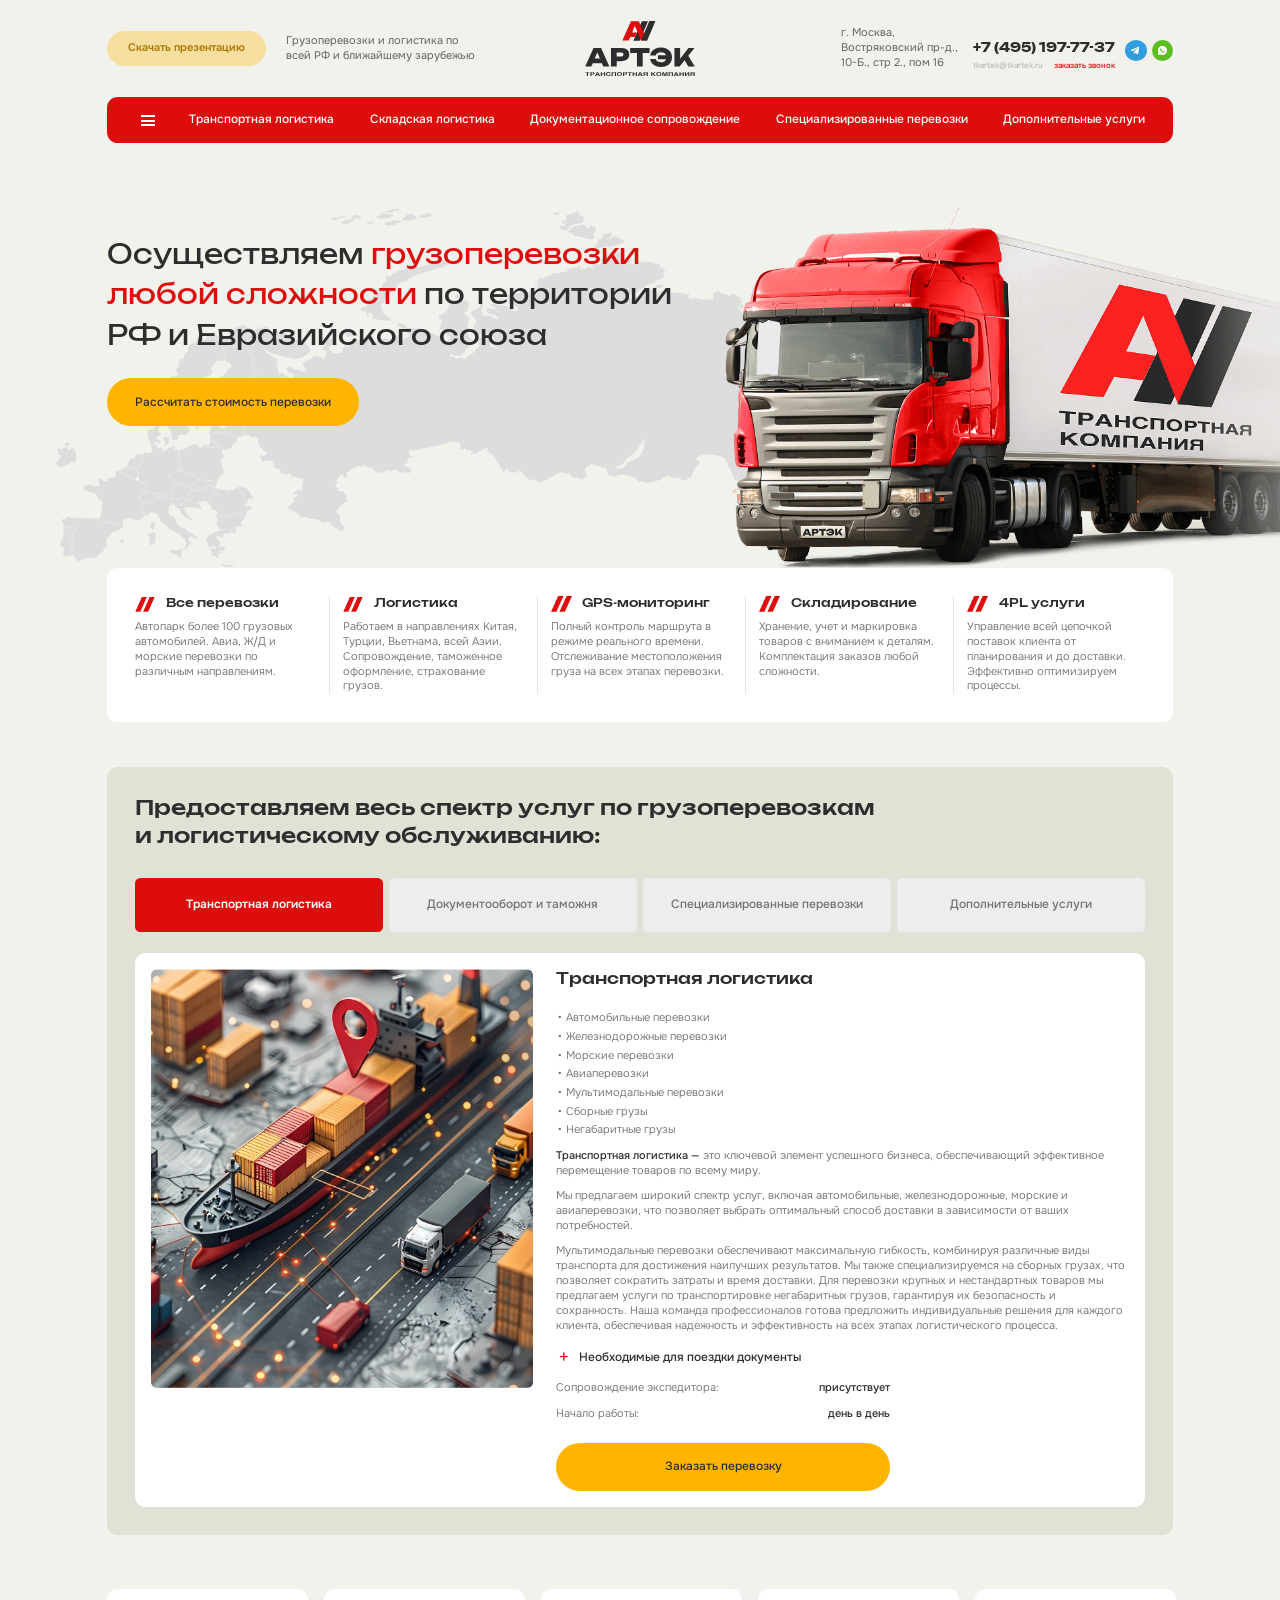
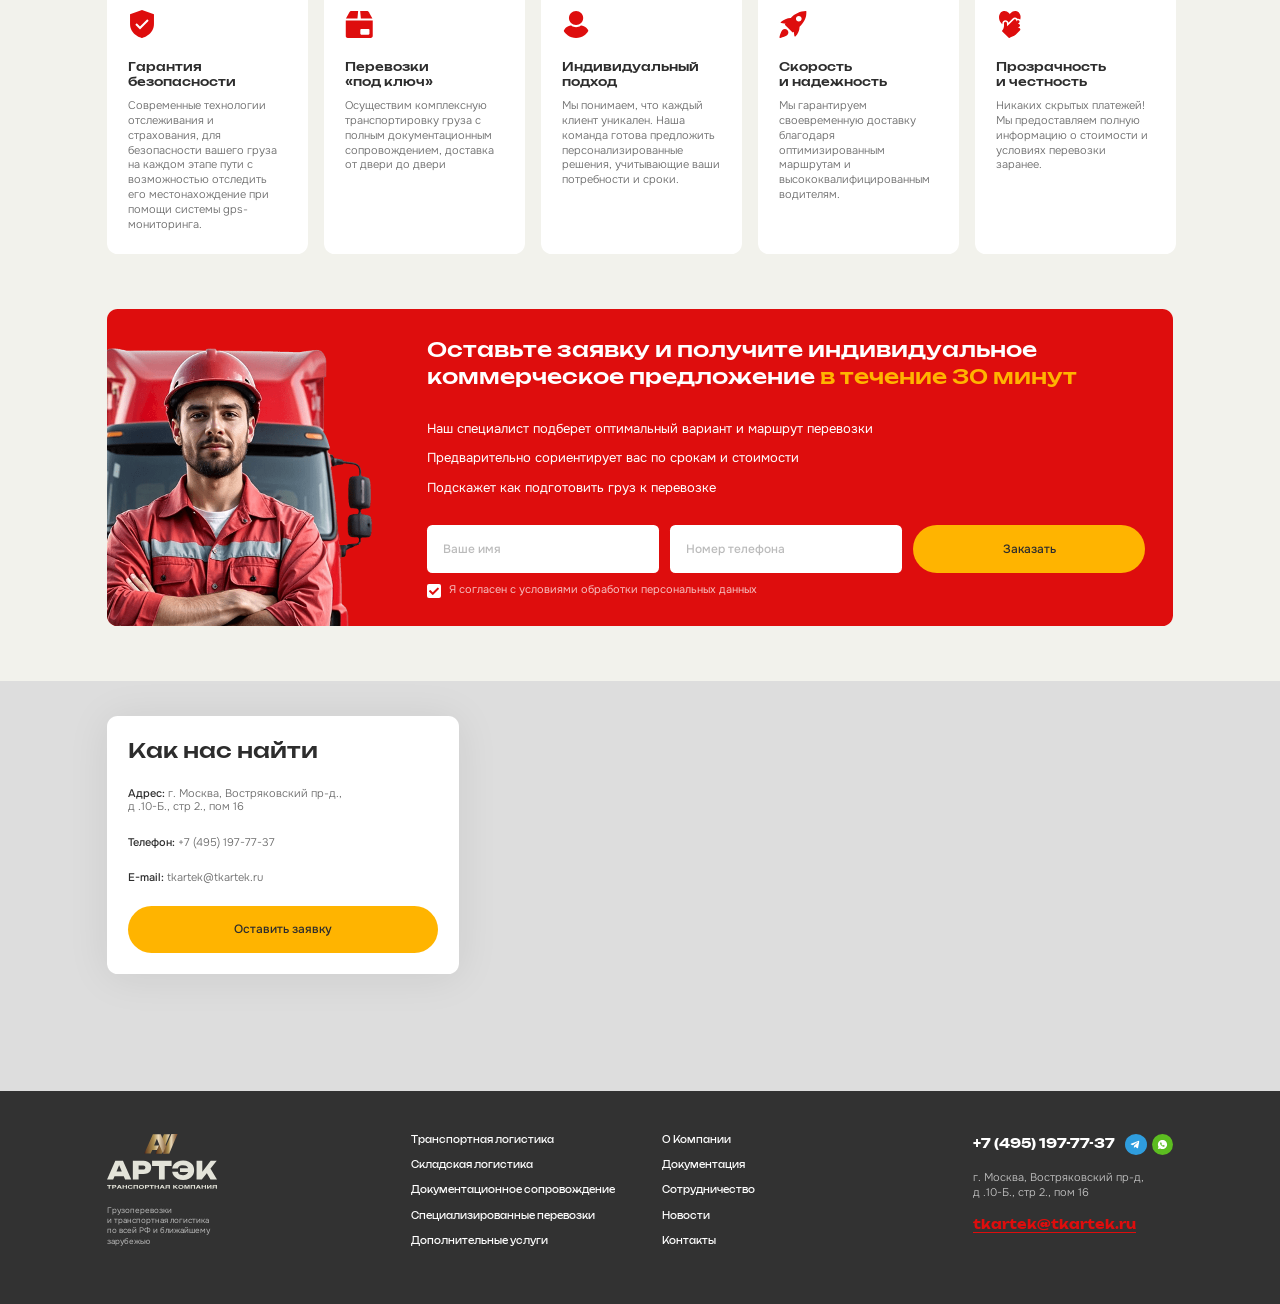
<file: index.html>
<!DOCTYPE html>
<!--[if lt IE 7]><html lang="ru" class="lt-ie9 lt-ie8 lt-ie7"><![endif]-->
<!--[if IE 7]><html lang="ru" class="lt-ie9 lt-ie8"><![endif]-->
<!--[if IE 8]><html lang="ru" class="lt-ie9"><![endif]-->
<!--[if gt IE 8]><!-->
<html lang="ru">
<!--<![endif]-->
<head>
	<meta charset="utf-8" />
	<title>Заголовок</title>
	<meta http-equiv="X-UA-Compatible" content="IE=edge" />
	<meta name="viewport" content="width=device-width, initial-scale=1, maximum-scale=1">
	<meta name="format-detection" content="telephone=no" />
	<link rel="shortcut icon" href="favicon.png" />
	<link rel="stylesheet" href="libs/bootstrap/bootstrap-grid.css" />
	<link rel="stylesheet" href="libs/fontawesome-free-5.12.0-web/css/all.min.css" />
	<link rel="stylesheet" href="libs/fancybox-master/dist/jquery.fancybox.min.css" />
	<link rel="stylesheet" href="libs/slick-1.5.9/slick/slick.css" />
	<link rel="stylesheet" href="css/fonts.css" />
	<link rel="stylesheet" href="css/main.css?ver=1.5" />
	<link rel="stylesheet" href="css/media.css?ver=1.5" />
</head>
<body> 

	<div class="wrapper">

		<header class="header">
			<div class="container">
				<div class="header__top">
					<div class="row">
						<div class="col-lg-5 col-3">
							<div class="header__about">
								<a href="#" class="btn-main">Скачать презентацию</a>
								<div class="logo-descr">Грузоперевозки и логистика по всей РФ и ближайшему зарубежью</div>
							</div>
							<span class='sandwich sandwich_mobile'>
								<span class='sw-topper'></span>
								<span class='sw-bottom'></span>
								<span class='sw-footer'></span>
							</span>
						</div>
						<div class="col-lg-2 col-6">
							<div class="logo-wrap">
								<a href="#" class="logo">
									<img src="img/logo.svg" alt="alt">
								</a>
							</div>
						</div>
						<div class="col-lg-5 col-3">
							<div class="header__contacts">
								<div class="header__info">г. Москва, <br>Востряковский пр-д., <br>10-Б., стр 2., пом 16</div>
								<div class="contacts-main">
									<div class="contacts-main__content">
										<a href="tel:+74951977737" class="phone-main">+7 (495) 197-77-37</a>
										<div class="contacts-main__wrap">
											<a href="mailto:tkartek@tkartek.ru" class="link-default">tkartek@tkartek.ru</a>
											<a href="#modal-callback" class="link-main fancybox">заказать звонок</a>
										</div>
									</div>
									<ul class="socials-list">
										<li><a href="#" target="_blank"><img src="img/tg.svg" alt="alt"></a></li>
										<li><a href="#" target="_blank"><img src="img/wp.svg" alt="alt"></a></li>
									</ul>
								</div>
							</div>
							<a href="tel:+74951977737" class="phone-mob"><i class="fas fa-phone-alt"></i></a>
						</div>
					</div>
				</div>
				<div class="header__bottom">
					<span class='sandwich sandwich_menu'>
						<span class='sw-topper'></span>
						<span class='sw-bottom'></span>
						<span class='sw-footer'></span>
					</span>
					<ul class="menu">
						<li><a href="#">Транспортная логистика</a></li>
						<li><a href="#">Складская логистика</a></li>
						<li><a href="#">Документационное сопровождение</a></li>
						<li><a href="#">Специализированные перевозки</a></li>
						<li><a href="#">Дополнительные услуги</a></li>
					</ul>
					<div class="menu-dropdown">
						<ul>
							<li><a href="#">О Компании</a></li>
							<li><a href="#">Документация</a></li>
							<li><a href="#">Сотрудничество</a></li>
							<li><a href="#">Новости</a></li>
							<li><a href="#">Контакты</a></li>
						</ul>
					</div>
				</div>
			</div>
			<div class="menu-mobile">
				<ul class="menu">
					<li><a href="#">О Компании</a></li>
					<li><a href="#">Документация</a></li>
					<li><a href="#">Сотрудничество</a></li>
					<li><a href="#">Новости</a></li>
					<li><a href="#">Контакты</a></li>
					<li><a href="#">Транспортная логистика</a></li>
					<li><a href="#">Складская логистика</a></li>
					<li><a href="#">Документационное сопровождение</a></li>
					<li><a href="#">Специализированные перевозки</a></li>
					<li><a href="#">Дополнительные услуги</a></li>
				</ul>
				<div class="header__info">г. Москва, <br>Востряковский пр-д., <br>10-Б., стр 2., пом 16</div>
				<div class="contacts-main">
					<div class="contacts-main__content">
						<a href="tel:+74951977737" class="phone-main">+7 (495) 197-77-37</a>
						<div class="contacts-main__wrap">
							<a href="mailto:tkartek@tkartek.ru" class="link-default">tkartek@tkartek.ru</a>
							<a href="#modal-callback" class="link-main fancybox">заказать звонок</a>
						</div>
					</div>
					<ul class="socials-list">
						<li><a href="#" target="_blank"><img src="img/tg.svg" alt="alt"></a></li>
						<li><a href="#" target="_blank"><img src="img/wp.svg" alt="alt"></a></li>
					</ul>
				</div>
			</div>
			<div class="menu-overlay"></div>
		</header>

		<section class="billbord">
			<div class="container">
				<div class="row">
					<div class="col-lg-7">
						<div class="billbord__content">
							<h1 class="title-big">Осуществляем <span>грузоперевозки любой сложности</span> по территории РФ и Евразийского союза</h1>
							<a href="#modal-application" class="btn-main fancybox">Рассчитать стоимость перевозки</a>	
						</div>
					</div>
				</div>
				<div class="benefits">
					<div class="slider-elements">
						<div>
							<div class="item-benefit">
								<div class="title-small">Все перевозки</div>
								<p>Автопарк более 100 грузовых автомобилей. Авиа, Ж/Д и морские перевозки по различным направлениям.</p>
							</div>
						</div>
						<div>
							<div class="item-benefit">
								<div class="title-small">Логистика</div>
								<p>Работаем в направлениях Китая, Турции, Вьетнама, всей Азии. Сопровождение, таможенное оформление, страхование грузов.</p>
							</div>
						</div>
						<div>
							<div class="item-benefit">
								<div class="title-small">GPS-мониторинг</div>
								<p>Полный контроль маршрута в режиме реального времени. Отслеживание местоположения груза на всех этапах перевозки. </p>
							</div>
						</div>
						<div>
							<div class="item-benefit">
								<div class="title-small">Складирование</div>
								<p>Хранение, учет и маркировка товаров с вниманием к деталям. Комплектация заказов любой сложности.</p>
							</div>
						</div>
						<div>
							<div class="item-benefit">
								<div class="title-small">4PL услуги</div>
								<p>Управление всей цепочкой поставок клиента от планирования и до доставки. Эффективно оптимизируем процессы.</p>
							</div>
						</div>
					</div>
				</div>
			</div>
			<div class="billbord__image">
				<img src="img/billbord1.png" alt="alt">
			</div>
		</section>

		<section class="services">
			<div class="container">
				<div class="services__block">
					<h2 class="title-section">Предоставляем весь спектр услуг по грузоперевозкам и логистическому обслуживанию:</h2>
					<div class="tabs-wrap">
						<div class="btn-tab"></div>
						<ul class="tabs-page tabs-page_line">
							<li class="active"><a href="#tab_service1">Транспортная логистика</a></li>
							<li><a href="#tab_service2">Документооборот и таможня</a></li>
							<li><a href="#tab_service3">Специализированные перевозки</a></li>
							<li><a href="#tab_service4">Дополнительные услуги</a></li>
						</ul>
					</div>
					<div class="tab-container-page">
						<div class="tab-pane-page" id="tab_service1">
							<div class="row">
								<div class="col-lg-4">
									<div class="service-about">
										<img src="img/tab_service1.jpg" alt="alt">
									</div>
								</div>
								<div class="col-lg-8">
									<div class="service-content">
										<div class="title-small">Транспортная логистика</div>
										<ul>
											<li>Автомобильные перевозки</li>
											<li>Железнодорожные перевозки</li>
											<li>⁠Морские перевозки</li>
											<li>⁠Авиаперевозки</li>
											<li>⁠Мультимодальные перевозки</li>
											<li>⁠Сборные грузы</li>
											<li>⁠Негабаритные грузы</li>
										</ul>
										<p><strong>Транспортная логистика —</strong> это ключевой элемент успешного бизнеса, обеспечивающий эффективное перемещение товаров по всему миру.</p>
										<p>Мы предлагаем широкий спектр услуг, включая автомобильные, железнодорожные, морские и авиаперевозки, что позволяет выбрать оптимальный способ доставки в зависимости от ваших потребностей.</p>
										<p>Мультимодальные перевозки обеспечивают максимальную гибкость, комбинируя различные виды транспорта для достижения наилучших результатов. Мы также специализируемся на сборных грузах, что позволяет сократить затраты и время доставки. Для перевозки крупных и нестандартных товаров мы предлагаем услуги по транспортировке негабаритных грузов, гарантируя их безопасность и сохранность. Наша команда профессионалов готова предложить индивидуальные решения для каждого клиента, обеспечивая надежность и эффективность на всех этапах логистического процесса.</p>
										<div class="item-dropdown">
											<div class="item-dropdown__head">Необходимые для поездки документы</div>
											<div class="item-dropdown__content">
												<p>Lorem ipsum dolor sit amet, consectetur adipiscing elit, sed do eiusmod tempor incididunt ut labore et dolore magna aliqua. Ut enim ad minim veniam, quis nostrud exercitation ullamco laboris nisi ut aliquip ex ea commodo consequat.</p>
											</div>
										</div>
										<div class="info-tab">
											<div class="features">
												<div class="feature">
													<div class="feature__title">Сопровождение экспедитора:</div>
													<div class="feature__value">присутствует</div>
												</div>
												<div class="feature">
													<div class="feature__title">Начало работы:</div>
													<div class="feature__value">день в день</div>
												</div>
											</div>
											<a href="#modal-application" class="btn-main fancybox">Заказать перевозку</a>
										</div>
									</div>
								</div>
							</div>
						</div>
						<div class="tab-pane-page" id="tab_service2">
							<div class="row">
								<div class="col-lg-4">
									<div class="service-about">
										<img src="img/tab_service1.jpg" alt="alt">
									</div>
								</div>
								<div class="col-lg-8">
									<div class="service-content">
										<div class="title-small">Транспортная логистика</div>
										<ul>
											<li>Автомобильные перевозки</li>
											<li>Железнодорожные перевозки</li>
											<li>⁠Морские перевозки</li>
											<li>⁠Авиаперевозки</li>
											<li>⁠Мультимодальные перевозки</li>
											<li>⁠Сборные грузы</li>
											<li>⁠Негабаритные грузы</li>
										</ul>
										<p><strong>Транспортная логистика —</strong> это ключевой элемент успешного бизнеса, обеспечивающий эффективное перемещение товаров по всему миру.</p>
										<p>Мы предлагаем широкий спектр услуг, включая автомобильные, железнодорожные, морские и авиаперевозки, что позволяет выбрать оптимальный способ доставки в зависимости от ваших потребностей.</p>
										<p>Мультимодальные перевозки обеспечивают максимальную гибкость, комбинируя различные виды транспорта для достижения наилучших результатов. Мы также специализируемся на сборных грузах, что позволяет сократить затраты и время доставки. Для перевозки крупных и нестандартных товаров мы предлагаем услуги по транспортировке негабаритных грузов, гарантируя их безопасность и сохранность. Наша команда профессионалов готова предложить индивидуальные решения для каждого клиента, обеспечивая надежность и эффективность на всех этапах логистического процесса.</p>
										<div class="item-dropdown">
											<div class="item-dropdown__head">Необходимые для поездки документы</div>
											<div class="item-dropdown__content">
												<p>Lorem ipsum dolor sit amet, consectetur adipiscing elit, sed do eiusmod tempor incididunt ut labore et dolore magna aliqua. Ut enim ad minim veniam, quis nostrud exercitation ullamco laboris nisi ut aliquip ex ea commodo consequat.</p>
											</div>
										</div>
										<div class="info-tab">
											<div class="features">
												<div class="feature">
													<div class="feature__title">Сопровождение экспедитора:</div>
													<div class="feature__value">присутствует</div>
												</div>
												<div class="feature">
													<div class="feature__title">Начало работы:</div>
													<div class="feature__value">день в день</div>
												</div>
											</div>
											<a href="#modal-application" class="btn-main fancybox">Заказать перевозку</a>
										</div>
									</div>
								</div>
							</div>
						</div>
						<div class="tab-pane-page" id="tab_service3">
							<div class="row">
								<div class="col-lg-4">
									<div class="service-about">
										<img src="img/tab_service1.jpg" alt="alt">
									</div>
								</div>
								<div class="col-lg-8">
									<div class="service-content">
										<div class="title-small">Транспортная логистика</div>
										<ul>
											<li>Автомобильные перевозки</li>
											<li>Железнодорожные перевозки</li>
											<li>⁠Морские перевозки</li>
											<li>⁠Авиаперевозки</li>
											<li>⁠Мультимодальные перевозки</li>
											<li>⁠Сборные грузы</li>
											<li>⁠Негабаритные грузы</li>
										</ul>
										<p><strong>Транспортная логистика —</strong> это ключевой элемент успешного бизнеса, обеспечивающий эффективное перемещение товаров по всему миру.</p>
										<p>Мы предлагаем широкий спектр услуг, включая автомобильные, железнодорожные, морские и авиаперевозки, что позволяет выбрать оптимальный способ доставки в зависимости от ваших потребностей.</p>
										<p>Мультимодальные перевозки обеспечивают максимальную гибкость, комбинируя различные виды транспорта для достижения наилучших результатов. Мы также специализируемся на сборных грузах, что позволяет сократить затраты и время доставки. Для перевозки крупных и нестандартных товаров мы предлагаем услуги по транспортировке негабаритных грузов, гарантируя их безопасность и сохранность. Наша команда профессионалов готова предложить индивидуальные решения для каждого клиента, обеспечивая надежность и эффективность на всех этапах логистического процесса.</p>
										<div class="item-dropdown">
											<div class="item-dropdown__head">Необходимые для поездки документы</div>
											<div class="item-dropdown__content">
												<p>Lorem ipsum dolor sit amet, consectetur adipiscing elit, sed do eiusmod tempor incididunt ut labore et dolore magna aliqua. Ut enim ad minim veniam, quis nostrud exercitation ullamco laboris nisi ut aliquip ex ea commodo consequat.</p>
											</div>
										</div>
										<div class="info-tab">
											<div class="features">
												<div class="feature">
													<div class="feature__title">Сопровождение экспедитора:</div>
													<div class="feature__value">присутствует</div>
												</div>
												<div class="feature">
													<div class="feature__title">Начало работы:</div>
													<div class="feature__value">день в день</div>
												</div>
											</div>
											<a href="#modal-application" class="btn-main fancybox">Заказать перевозку</a>
										</div>
									</div>
								</div>
							</div>
						</div>
						<div class="tab-pane-page" id="tab_service4">
							<div class="row">
								<div class="col-lg-4">
									<div class="service-about">
										<img src="img/tab_service1.jpg" alt="alt">
									</div>
								</div>
								<div class="col-lg-8">
									<div class="service-content">
										<div class="title-small">Транспортная логистика</div>
										<ul>
											<li>Автомобильные перевозки</li>
											<li>Железнодорожные перевозки</li>
											<li>⁠Морские перевозки</li>
											<li>⁠Авиаперевозки</li>
											<li>⁠Мультимодальные перевозки</li>
											<li>⁠Сборные грузы</li>
											<li>⁠Негабаритные грузы</li>
										</ul>
										<p><strong>Транспортная логистика —</strong> это ключевой элемент успешного бизнеса, обеспечивающий эффективное перемещение товаров по всему миру.</p>
										<p>Мы предлагаем широкий спектр услуг, включая автомобильные, железнодорожные, морские и авиаперевозки, что позволяет выбрать оптимальный способ доставки в зависимости от ваших потребностей.</p>
										<p>Мультимодальные перевозки обеспечивают максимальную гибкость, комбинируя различные виды транспорта для достижения наилучших результатов. Мы также специализируемся на сборных грузах, что позволяет сократить затраты и время доставки. Для перевозки крупных и нестандартных товаров мы предлагаем услуги по транспортировке негабаритных грузов, гарантируя их безопасность и сохранность. Наша команда профессионалов готова предложить индивидуальные решения для каждого клиента, обеспечивая надежность и эффективность на всех этапах логистического процесса.</p>
										<div class="item-dropdown">
											<div class="item-dropdown__head">Необходимые для поездки документы</div>
											<div class="item-dropdown__content">
												<p>Lorem ipsum dolor sit amet, consectetur adipiscing elit, sed do eiusmod tempor incididunt ut labore et dolore magna aliqua. Ut enim ad minim veniam, quis nostrud exercitation ullamco laboris nisi ut aliquip ex ea commodo consequat.</p>
											</div>
										</div>
										<div class="info-tab">
											<div class="features">
												<div class="feature">
													<div class="feature__title">Сопровождение экспедитора:</div>
													<div class="feature__value">присутствует</div>
												</div>
												<div class="feature">
													<div class="feature__title">Начало работы:</div>
													<div class="feature__value">день в день</div>
												</div>
											</div>
											<a href="#modal-application" class="btn-main fancybox">Заказать перевозку</a>
										</div>
									</div>
								</div>
							</div>
						</div>
						<div class="tab-pane-page" id="tab_service5">
							<div class="row">
								<div class="col-lg-4">
									<div class="service-about">
										<img src="img/tab_service1.jpg" alt="alt">
									</div>
								</div>
								<div class="col-lg-8">
									<div class="service-content">
										<div class="title-small">Транспортная логистика</div>
										<ul>
											<li>Автомобильные перевозки</li>
											<li>Железнодорожные перевозки</li>
											<li>⁠Морские перевозки</li>
											<li>⁠Авиаперевозки</li>
											<li>⁠Мультимодальные перевозки</li>
											<li>⁠Сборные грузы</li>
											<li>⁠Негабаритные грузы</li>
										</ul>
										<p><strong>Транспортная логистика —</strong> это ключевой элемент успешного бизнеса, обеспечивающий эффективное перемещение товаров по всему миру.</p>
										<p>Мы предлагаем широкий спектр услуг, включая автомобильные, железнодорожные, морские и авиаперевозки, что позволяет выбрать оптимальный способ доставки в зависимости от ваших потребностей.</p>
										<p>Мультимодальные перевозки обеспечивают максимальную гибкость, комбинируя различные виды транспорта для достижения наилучших результатов. Мы также специализируемся на сборных грузах, что позволяет сократить затраты и время доставки. Для перевозки крупных и нестандартных товаров мы предлагаем услуги по транспортировке негабаритных грузов, гарантируя их безопасность и сохранность. Наша команда профессионалов готова предложить индивидуальные решения для каждого клиента, обеспечивая надежность и эффективность на всех этапах логистического процесса.</p>
										<div class="item-dropdown">
											<div class="item-dropdown__head">Необходимые для поездки документы</div>
											<div class="item-dropdown__content">
												<p>Lorem ipsum dolor sit amet, consectetur adipiscing elit, sed do eiusmod tempor incididunt ut labore et dolore magna aliqua. Ut enim ad minim veniam, quis nostrud exercitation ullamco laboris nisi ut aliquip ex ea commodo consequat.</p>
											</div>
										</div>
										<div class="info-tab">
											<div class="features">
												<div class="feature">
													<div class="feature__title">Сопровождение экспедитора:</div>
													<div class="feature__value">присутствует</div>
												</div>
												<div class="feature">
													<div class="feature__title">Начало работы:</div>
													<div class="feature__value">день в день</div>
												</div>
											</div>
											<a href="#modal-application" class="btn-main fancybox">Заказать перевозку</a>
										</div>
									</div>
								</div>
							</div>
						</div>
					</div>
				</div>
			</div>
		</section>

		<section class="advantages">
			<div class="container">
				<div class="slider-elements">
					<div>
						<div class="item-advantage">
							<div class="icon-page">
								<img src="img/ic_avd1.svg" alt="alt">
							</div>
							<h3 class="title-small">Гарантия <br>безопасности</h3>
							<p>Современные технологии отслеживания и страхования, для безопасности вашего груза на каждом этапе пути с возможностью отследить его местонахождение при помощи системы gps-мониторинга.</p>
						</div>
					</div>
					<div>
						<div class="item-advantage">
							<div class="icon-page">
								<img src="img/ic_avd2.svg" alt="alt">
							</div>
							<h3 class="title-small">Перевозки <br>«под ключ»</h3>
							<p>Осуществим комплексную транспортировку груза с полным документационным сопровождением, доставка от двери до двери</p>
						</div>
					</div>
					<div>
						<div class="item-advantage">
							<div class="icon-page">
								<img src="img/ic_avd3.svg" alt="alt">
							</div>
							<h3 class="title-small">Индивидуальный подход</h3>
							<p>Мы понимаем, что каждый клиент уникален. Наша команда готова предложить персонализированные решения, учитывающие ваши потребности и сроки.</p>
						</div>
					</div>
					<div>
						<div class="item-advantage">
							<div class="icon-page">
								<img src="img/ic_avd4.svg" alt="alt">
							</div>
							<h3 class="title-small">Скорость <br>и надежность</h3>
							<p>Мы гарантируем своевременную доставку благодаря оптимизированным маршрутам и высококвалифицированным водителям.</p>
						</div>
					</div>
					<div>
						<div class="item-advantage">
							<div class="icon-page">
								<img src="img/ic_avd5.svg" alt="alt">
							</div>
							<h3 class="title-small">Прозрачность <br>и честность</h3>
							<p>Никаких скрытых платежей! Мы предоставляем полную информацию о стоимости и условиях перевозки заранее.</p>
						</div>
					</div>
				</div>
			</div>
		</section>

		<section class="consultation">
			<div class="container">
				<div class="consultation__block">
					<div class="row">
						<div class="col-lg-9 offset-lg-3">
							<div class="consultation__content">
								<h2 class="title-section">Оставьте заявку и получите индивидуальное коммерческое предложение <span>в течение 30 минут</span></h2>
								<div class="consultation__text">
									<p>Наш специалист подберет оптимальный вариант и маршрут перевозки</p>
									<p>Предварительно сориентирует вас по срокам и стоимости</p>
									<p>Подскажет как подготовить груз к перевозке</p>
								</div>
								<form>
									<div class="row row_small">
										<div class="col-md-4">
											<div class="item-form">
												<input type="text" placeholder="Ваше имя" required>
											</div>
										</div>
										<div class="col-md-4">
											<div class="item-form">
												<input type="tel" placeholder="Номер телефона" class="input-phone" inputmode="numeric" required>
											</div>
										</div>
										<div class="col-md-4">
											<input type="submit" class="btn-main" value="Заказать">
										</div>
									</div>
									<div class="checkbox">
										<label>
											<input type="checkbox" required="required" checked="checked" />
											<span>Я согласен с условиями обработки персональных данных</span>
										</label>
									</div>
								</form>
							</div>
						</div>
					</div>
					<div class="consultation__image">
						<img src="img/consultation.png" alt="alt">
					</div>
				</div>
			</div>
		</section>

		<section class="contacts">
			<div class="container">
				<div class="contacts__wrapper">
					<div class="contacts-block">
						<h2 class="title-section">Как нас найти</h2>
						<div class="contacts-block__item"><strong>Адрес:</strong> г. Москва, Востряковский пр-д., <br>д .10-Б., стр 2., пом 16</div>
						<div class="contacts-block__item"><strong>Телефон:</strong> <a href="tel:+74951977737">+7 (495) 197-77-37</a></div>
						<div class="contacts-block__item"><strong>E-mail: </strong> <a href="mailto:tkartek@tkartek.ru">tkartek@tkartek.ru</a></div>
						<a href="#modal-application" class="btn-main fancybox">Оставить заявку</a>
					</div>
				</div>
			</div>
			<div id="map"></div>
		</section>

		<footer class="footer">
			<div class="container">
				<div class="row">
					<div class="col-lg-3">
						<div class="footer__logo">
							<a href="#" class="logo">
								<img src="img/logo2.svg" alt="alt">
							</a>
							<div class="logo-descr">Грузоперевозки <br>и транспортная логистика по всей РФ и ближайшему зарубежью</div>
						</div>
					</div>
					<div class="col-lg-6">
						<ul class="footer__nav">
							<li><a href="#">Транспортная логистика</a></li>
							<li><a href="#">Складская логистика</a></li>
							<li><a href="#">Документационное сопровождение</a></li>
							<li><a href="#">Специализированные перевозки</a></li>
							<li><a href="#">Дополнительные услуги</a></li>
							<li><a href="#">О Компании</a></li>
							<li><a href="#">Документация</a></li>
							<li><a href="#">Сотрудничество</a></li>
							<li><a href="#">Новости</a></li>
							<li><a href="#">Контакты</a></li>
						</ul>
					</div>
					<div class="col-lg-3">
						<div class="footer__right">
							<div class="footer__contacts">
								<div class="contacts-main">
									<div class="contacts-main__content">
										<a href="tel:+74951977737" class="phone-main">+7 (495) 197-77-37</a>
									</div>
									<ul class="socials-list">
										<li><a href="#" target="_blank"><img src="img/tg.svg" alt="alt"></a></li>
										<li><a href="#" target="_blank"><img src="img/wp.svg" alt="alt"></a></li>
									</ul>
								</div>
								<div class="footer__location">г. Москва, Востряковский пр-д, <br>д .10-Б., стр 2., пом 16</div>
								<a href="mailto:tkartek@tkartek.ru" class="mail-main">tkartek@tkartek.ru</a>
							</div>
						</div>
					</div>
				</div>
			</div>
		</footer>
		
	</div>

	<div id="modal-callback" class="modal-block">
		<div class="modal-wrap">
			<div class="title-section">Закажите звонок</div>
			<div class="descr-modal">и наш менеджер свяжется с вами в течение 30 минут</div>
			<form>
				<div class="item-form">
					<input type="text" placeholder="Ваше имя" required>
				</div>
				<div class="item-form">
					<input type="tel" placeholder="Номер телефона" class="input-phone" inputmode="numeric" required>
				</div>
				<input type="submit" class="btn-main" value="Отправить">
				<div class="checkbox">
					<label>
						<input type="checkbox" required="required" checked="checked" />
						<span>Я согласен с условиями обработки персональных данных</span>
					</label>
				</div>
			</form>
		</div>
	</div>

	<div id="modal-application" class="modal-block">
		<div class="modal-wrap">
			<div class="title-section">Оставьте заявку</div>
			<div class="descr-modal">и получите индивидуальное <br>коммерческое предложение в течение 30 минут</div>
			<form>
				<div class="row">
					<div class="col-12">
						<div class="item-form">
							<input type="text" placeholder="Ваше имя" required>
						</div>
					</div>
					<div class="col-md-6">
						<div class="item-form">
							<input type="tel" placeholder="Номер телефона" class="input-phone" inputmode="numeric" required>
						</div>
					</div>
					<div class="col-md-6">
						<div class="item-form">
							<input type="email" placeholder="Почта" inputmode="email" required>
						</div>
					</div>
				</div>
				<div class="title-small">Параметры груза:</div>
				<div class="row">
					<div class="col-md-6">
						<div class="item-form item-form_location">
							<input type="text" placeholder="Откуда" required>
						</div>
					</div>
					<div class="col-md-6">
						<div class="item-form item-form_location">
							<input type="text" placeholder="Куда" required>
						</div>
					</div>
					<div class="col-md-4">
						<div class="item-form">
							<input type="text" placeholder="Вес" required>
						</div>
					</div>
					<div class="col-md-4">
						<div class="item-form">
							<input type="text" placeholder="Габариты" required>
						</div>
					</div>
					<div class="col-md-4">
						<div class="item-form">
							<input type="text" placeholder="Объем м³" required>
						</div>
					</div>
					<div class="col-12">
						<div class="item-form">
							<input type="text" placeholder="Комментарий" required>
						</div>
					</div>
				</div>
				<input type="submit" class="btn-main" value="Рассчитать стоимость услуги">
				<div class="checkbox">
					<label>
						<input type="checkbox" required="required" checked="checked" />
						<span>Я согласен с условиями обработки персональных данных</span>
					</label>
				</div>
			</form>
		</div>
	</div>

	<!--[if lt IE 9]>
	<script src="libs/html5shiv/es5-shim.min.js"></script>
	<script src="libs/html5shiv/html5shiv.min.js"></script>
	<script src="libs/html5shiv/html5shiv-printshiv.min.js"></script>
	<script src="libs/respond/respond.min.js"></script>
	<![endif]-->
	<script src="libs/jquery/jquery-3.6.0.min.js"></script>
	<script src="libs/jquery-mousewheel/jquery.mousewheel.min.js"></script>
	<script src="libs/fancybox-master/dist/jquery.fancybox.min.js"></script>
	<script src="libs/slick-1.5.9/slick/slick.min.js"></script>
	<script src="libs/mask/jquery.maskedinput.js"></script>
	<script src="js/common.js?ver=1.5"></script>
	<script src="https://api-maps.yandex.ru/2.1/?lang=ru_RU"></script>
	<script>
		$(document).ready(function () {
			ymaps.ready(init);

			function init() {
				var myMap = new ymaps.Map('map', {
					center: [55.576559, 37.622917],
					zoom: 12
				}, {
					searchControlProvider: 'yandex#search'
				});

				var iconSize = window.matchMedia("(max-width: 1600px)").matches ? [40, 55] : [64, 87];
				var iconOffset = window.matchMedia("(max-width: 1600px)").matches ? [-20, -55] : [-32, -87];
				var balloonOffset = window.matchMedia("(max-width: 1600px)").matches ? [0, -55] : [0, -87];

				myPlacemark = new ymaps.Placemark([55.576559, 37.622917], {
				}, {
					iconLayout: 'default#image',
					iconImageHref: 'img/pin.svg',
					hideIconOnBalloonOpen: false,
					iconImageSize: iconSize,
					iconImageOffset: iconOffset,
					balloonOffset: balloonOffset
				});
				myMap.controls.remove('searchControl');
				myMap.behaviors.disable('scrollZoom');
				myMap.geoObjects.add(myPlacemark);

				window.matchMedia("(max-width: 1600px)").addEventListener("change", function (e) {
					var newSize = e.matches ? [40, 55] : [64, 87];
					var newOffset = e.matches ? [-20, -55] : [-32, -87];
					var newBalloonOffset = e.matches ? [0, -55] : [0, -87];

					myPlacemark.options.set({
						iconImageSize: newSize,
						iconImageOffset: newOffset,
						balloonOffset: newBalloonOffset
					});
				});
			}
		});
	</script>
	<!-- Yandex.Metrika counter --><!-- /Yandex.Metrika counter -->
	<!-- Google Analytics counter --><!-- /Google Analytics counter -->
</body>
</html>
</file>
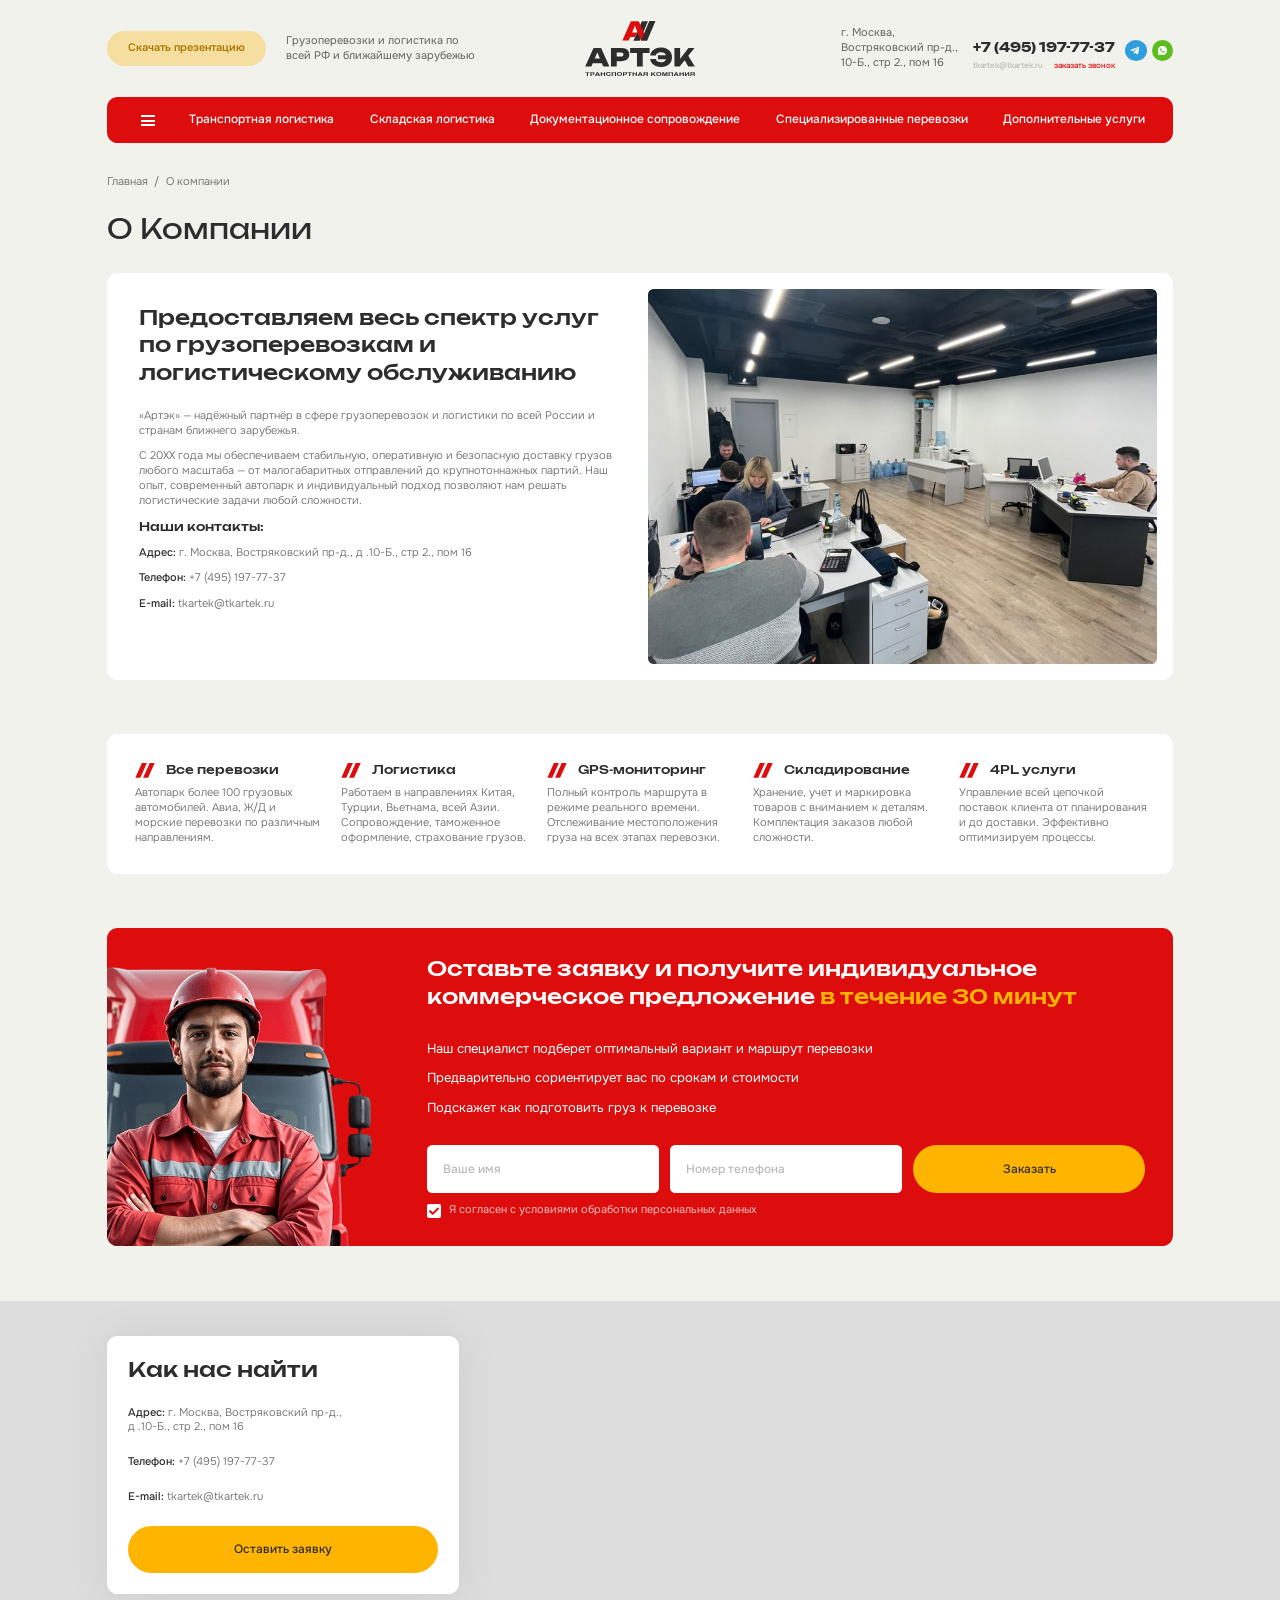
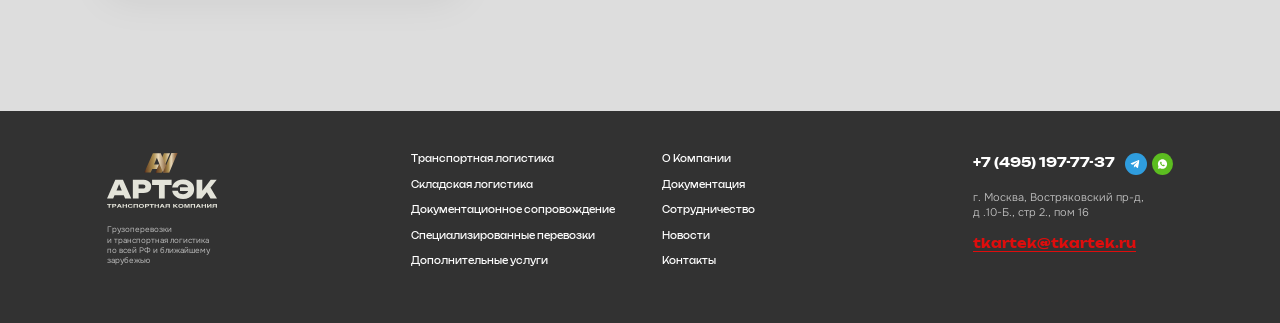
<file: about.html>
<!DOCTYPE html>
<!--[if lt IE 7]><html lang="ru" class="lt-ie9 lt-ie8 lt-ie7"><![endif]-->
<!--[if IE 7]><html lang="ru" class="lt-ie9 lt-ie8"><![endif]-->
<!--[if IE 8]><html lang="ru" class="lt-ie9"><![endif]-->
<!--[if gt IE 8]><!-->
<html lang="ru">
<!--<![endif]-->
<head>
	<meta charset="utf-8" />
	<title>Заголовок</title>
	<meta http-equiv="X-UA-Compatible" content="IE=edge" />
	<meta name="viewport" content="width=device-width, initial-scale=1, maximum-scale=1">
	<meta name="format-detection" content="telephone=no" />
	<link rel="shortcut icon" href="favicon.png" />
	<link rel="stylesheet" href="libs/bootstrap/bootstrap-grid.css" />
	<link rel="stylesheet" href="libs/fontawesome-free-5.12.0-web/css/all.min.css" />
	<link rel="stylesheet" href="libs/fancybox-master/dist/jquery.fancybox.min.css" />
	<link rel="stylesheet" href="libs/slick-1.5.9/slick/slick.css" />
	<link rel="stylesheet" href="css/fonts.css" />
	<link rel="stylesheet" href="css/main.css?ver=1.5" />
	<link rel="stylesheet" href="css/media.css?ver=1.5" />
</head>
<body> 

	<div class="wrapper">

		<header class="header">
			<div class="container">
				<div class="header__top">
					<div class="row">
						<div class="col-lg-5 col-3">
							<div class="header__about">
								<a href="#" class="btn-main">Скачать презентацию</a>
								<div class="logo-descr">Грузоперевозки и логистика по всей РФ и ближайшему зарубежью</div>
							</div>
							<span class='sandwich sandwich_mobile'>
								<span class='sw-topper'></span>
								<span class='sw-bottom'></span>
								<span class='sw-footer'></span>
							</span>
						</div>
						<div class="col-lg-2 col-6">
							<div class="logo-wrap">
								<a href="#" class="logo">
									<img src="img/logo.svg" alt="alt">
								</a>
							</div>
						</div>
						<div class="col-lg-5 col-3">
							<div class="header__contacts">
								<div class="header__info">г. Москва, <br>Востряковский пр-д., <br>10-Б., стр 2., пом 16</div>
								<div class="contacts-main">
									<div class="contacts-main__content">
										<a href="tel:+74951977737" class="phone-main">+7 (495) 197-77-37</a>
										<div class="contacts-main__wrap">
											<a href="mailto:tkartek@tkartek.ru" class="link-default">tkartek@tkartek.ru</a>
											<a href="#modal-callback" class="link-main fancybox">заказать звонок</a>
										</div>
									</div>
									<ul class="socials-list">
										<li><a href="#" target="_blank"><img src="img/tg.svg" alt="alt"></a></li>
										<li><a href="#" target="_blank"><img src="img/wp.svg" alt="alt"></a></li>
									</ul>
								</div>
							</div>
							<a href="tel:+74951977737" class="phone-mob"><i class="fas fa-phone-alt"></i></a>
						</div>
					</div>
				</div>
				<div class="header__bottom">
					<span class='sandwich sandwich_menu'>
						<span class='sw-topper'></span>
						<span class='sw-bottom'></span>
						<span class='sw-footer'></span>
					</span>
					<ul class="menu">
						<li><a href="#">Транспортная логистика</a></li>
						<li><a href="#">Складская логистика</a></li>
						<li><a href="#">Документационное сопровождение</a></li>
						<li><a href="#">Специализированные перевозки</a></li>
						<li><a href="#">Дополнительные услуги</a></li>
					</ul>
					<div class="menu-dropdown">
						<ul>
							<li><a href="#">О Компании</a></li>
							<li><a href="#">Документация</a></li>
							<li><a href="#">Сотрудничество</a></li>
							<li><a href="#">Новости</a></li>
							<li><a href="#">Контакты</a></li>
						</ul>
					</div>
				</div>
			</div>
			<div class="menu-mobile">
				<ul class="menu">
					<li><a href="#">О Компании</a></li>
					<li><a href="#">Документация</a></li>
					<li><a href="#">Сотрудничество</a></li>
					<li><a href="#">Новости</a></li>
					<li><a href="#">Контакты</a></li>
					<li><a href="#">Транспортная логистика</a></li>
					<li><a href="#">Складская логистика</a></li>
					<li><a href="#">Документационное сопровождение</a></li>
					<li><a href="#">Специализированные перевозки</a></li>
					<li><a href="#">Дополнительные услуги</a></li>
				</ul>
				<div class="header__info">г. Москва, <br>Востряковский пр-д., <br>10-Б., стр 2., пом 16</div>
				<div class="contacts-main">
					<div class="contacts-main__content">
						<a href="tel:+74951977737" class="phone-main">+7 (495) 197-77-37</a>
						<div class="contacts-main__wrap">
							<a href="mailto:tkartek@tkartek.ru" class="link-default">tkartek@tkartek.ru</a>
							<a href="#modal-callback" class="link-main fancybox">заказать звонок</a>
						</div>
					</div>
					<ul class="socials-list">
						<li><a href="#" target="_blank"><img src="img/tg.svg" alt="alt"></a></li>
						<li><a href="#" target="_blank"><img src="img/wp.svg" alt="alt"></a></li>
					</ul>
				</div>
			</div>
			<div class="menu-overlay"></div>
		</header>

		<section class="page-about">
			<div class="container">
				<ul class="breadcrumbs">
					<li><a href="#">Главная</a></li>
					<li>О компании</li>
				</ul>
				<h1 class="title-big">О Компании</h1>
				<div class="about-main">
					<div class="row">
						<div class="col-lg-6">
							<div class="about-main__content">
								<h2 class="title-section">Предоставляем весь спектр услуг по грузоперевозкам и логистическому обслуживанию</h2>
								<p>«Артэк» — надёжный партнёр в сфере грузоперевозок и логистики по всей России и странам ближнего зарубежья.</p>
								<p>С 20XX года мы обеспечиваем стабильную, оперативную и безопасную доставку грузов любого масштаба — от малогабаритных отправлений до крупнотоннажных партий. Наш опыт, современный автопарк и индивидуальный подход позволяют нам решать логистические задачи любой сложности.</p>
								<div class="title-small">Наши контакты:</div>
								<p><strong>Адрес:</strong> г. Москва, Востряковский пр-д., д .10-Б., стр 2., пом 16</p>
								<p><strong>Телефон:</strong> <a href="tel:+74951977737">+7 (495) 197-77-37</a></p>
								<p><strong>E-mail:</strong> <a href="mailto:tkartek@tkartek.ru">tkartek@tkartek.ru</a></p>
							</div>
						</div>
						<div class="col-lg-6">
							<img src="img/about_main1.jpg" alt="alt">
						</div>
					</div>
				</div>
				<div class="benefits">
					<div class="slider-elements">
						<div>
							<div class="item-benefit">
								<div class="title-small">Все перевозки</div>
								<p>Автопарк более 100 грузовых автомобилей. Авиа, Ж/Д и морские перевозки по различным направлениям.</p>
							</div>
						</div>
						<div>
							<div class="item-benefit">
								<div class="title-small">Логистика</div>
								<p>Работаем в направлениях Китая, Турции, Вьетнама, всей Азии. Сопровождение, таможенное оформление, страхование грузов.</p>
							</div>
						</div>
						<div>
							<div class="item-benefit">
								<div class="title-small">GPS-мониторинг</div>
								<p>Полный контроль маршрута в режиме реального времени. Отслеживание местоположения груза на всех этапах перевозки. </p>
							</div>
						</div>
						<div>
							<div class="item-benefit">
								<div class="title-small">Складирование</div>
								<p>Хранение, учет и маркировка товаров с вниманием к деталям. Комплектация заказов любой сложности.</p>
							</div>
						</div>
						<div>
							<div class="item-benefit">
								<div class="title-small">4PL услуги</div>
								<p>Управление всей цепочкой поставок клиента от планирования и до доставки. Эффективно оптимизируем процессы.</p>
							</div>
						</div>
					</div>
				</div>
			</div>
		</section>

		<section class="consultation">
			<div class="container">
				<div class="consultation__block">
					<div class="row">
						<div class="col-lg-9 offset-lg-3">
							<div class="consultation__content">
								<h2 class="title-section">Оставьте заявку и получите индивидуальное коммерческое предложение <span>в течение 30 минут</span></h2>
								<div class="consultation__text">
									<p>Наш специалист подберет оптимальный вариант и маршрут перевозки</p>
									<p>Предварительно сориентирует вас по срокам и стоимости</p>
									<p>Подскажет как подготовить груз к перевозке</p>
								</div>
								<form>
									<div class="row row_small">
										<div class="col-md-4">
											<div class="item-form">
												<input type="text" placeholder="Ваше имя" required>
											</div>
										</div>
										<div class="col-md-4">
											<div class="item-form">
												<input type="tel" placeholder="Номер телефона" class="input-phone" inputmode="numeric" required>
											</div>
										</div>
										<div class="col-md-4">
											<input type="submit" class="btn-main" value="Заказать">
										</div>
									</div>
									<div class="checkbox">
										<label>
											<input type="checkbox" required="required" checked="checked" />
											<span>Я согласен с условиями обработки персональных данных</span>
										</label>
									</div>
								</form>
							</div>
						</div>
					</div>
					<div class="consultation__image">
						<img src="img/consultation.png" alt="alt">
					</div>
				</div>
			</div>
		</section>

		<section class="contacts">
			<div class="container">
				<div class="contacts__wrapper">
					<div class="contacts-block">
						<h2 class="title-section">Как нас найти</h2>
						<div class="contacts-block__item"><strong>Адрес:</strong> г. Москва, Востряковский пр-д., <br>д .10-Б., стр 2., пом 16</div>
						<div class="contacts-block__item"><strong>Телефон:</strong> <a href="tel:+74951977737">+7 (495) 197-77-37</a></div>
						<div class="contacts-block__item"><strong>E-mail: </strong> <a href="mailto:tkartek@tkartek.ru">tkartek@tkartek.ru</a></div>
						<a href="#modal-application" class="btn-main fancybox">Оставить заявку</a>
					</div>
				</div>
			</div>
			<div id="map"></div>
		</section>

		<footer class="footer">
			<div class="container">
				<div class="row">
					<div class="col-lg-3">
						<div class="footer__logo">
							<a href="#" class="logo">
								<img src="img/logo2.svg" alt="alt">
							</a>
							<div class="logo-descr">Грузоперевозки <br>и транспортная логистика по всей РФ и ближайшему зарубежью</div>
						</div>
					</div>
					<div class="col-lg-6">
						<ul class="footer__nav">
							<li><a href="#">Транспортная логистика</a></li>
							<li><a href="#">Складская логистика</a></li>
							<li><a href="#">Документационное сопровождение</a></li>
							<li><a href="#">Специализированные перевозки</a></li>
							<li><a href="#">Дополнительные услуги</a></li>
							<li><a href="#">О Компании</a></li>
							<li><a href="#">Документация</a></li>
							<li><a href="#">Сотрудничество</a></li>
							<li><a href="#">Новости</a></li>
							<li><a href="#">Контакты</a></li>
						</ul>
					</div>
					<div class="col-lg-3">
						<div class="footer__right">
							<div class="footer__contacts">
								<div class="contacts-main">
									<div class="contacts-main__content">
										<a href="tel:+74951977737" class="phone-main">+7 (495) 197-77-37</a>
									</div>
									<ul class="socials-list">
										<li><a href="#" target="_blank"><img src="img/tg.svg" alt="alt"></a></li>
										<li><a href="#" target="_blank"><img src="img/wp.svg" alt="alt"></a></li>
									</ul>
								</div>
								<div class="footer__location">г. Москва, Востряковский пр-д, <br>д .10-Б., стр 2., пом 16</div>
								<a href="mailto:tkartek@tkartek.ru" class="mail-main">tkartek@tkartek.ru</a>
							</div>
						</div>
					</div>
				</div>
			</div>
		</footer>
		
	</div>

	<div id="modal-callback" class="modal-block">
		<div class="modal-wrap">
			<div class="title-section">Закажите звонок</div>
			<div class="descr-modal">и наш менеджер свяжется с вами в течение 30 минут</div>
			<form>
				<div class="item-form">
					<input type="text" placeholder="Ваше имя" required>
				</div>
				<div class="item-form">
					<input type="tel" placeholder="Номер телефона" class="input-phone" inputmode="numeric" required>
				</div>
				<input type="submit" class="btn-main" value="Отправить">
				<div class="checkbox">
					<label>
						<input type="checkbox" required="required" checked="checked" />
						<span>Я согласен с условиями обработки персональных данных</span>
					</label>
				</div>
			</form>
		</div>
	</div>

	<div id="modal-application" class="modal-block">
		<div class="modal-wrap">
			<div class="title-section">Оставьте заявку</div>
			<div class="descr-modal">и получите индивидуальное <br>коммерческое предложение в течение 30 минут</div>
			<form>
				<div class="row">
					<div class="col-12">
						<div class="item-form">
							<input type="text" placeholder="Ваше имя" required>
						</div>
					</div>
					<div class="col-md-6">
						<div class="item-form">
							<input type="tel" placeholder="Номер телефона" class="input-phone" inputmode="numeric" required>
						</div>
					</div>
					<div class="col-md-6">
						<div class="item-form">
							<input type="email" placeholder="Почта" inputmode="email" required>
						</div>
					</div>
				</div>
				<div class="title-small">Параметры груза:</div>
				<div class="row">
					<div class="col-md-6">
						<div class="item-form item-form_location">
							<input type="text" placeholder="Откуда" required>
						</div>
					</div>
					<div class="col-md-6">
						<div class="item-form item-form_location">
							<input type="text" placeholder="Куда" required>
						</div>
					</div>
					<div class="col-md-4">
						<div class="item-form">
							<input type="text" placeholder="Вес" required>
						</div>
					</div>
					<div class="col-md-4">
						<div class="item-form">
							<input type="text" placeholder="Габариты" required>
						</div>
					</div>
					<div class="col-md-4">
						<div class="item-form">
							<input type="text" placeholder="Объем м³" required>
						</div>
					</div>
					<div class="col-12">
						<div class="item-form">
							<input type="text" placeholder="Комментарий" required>
						</div>
					</div>
				</div>
				<input type="submit" class="btn-main" value="Рассчитать стоимость услуги">
				<div class="checkbox">
					<label>
						<input type="checkbox" required="required" checked="checked" />
						<span>Я согласен с условиями обработки персональных данных</span>
					</label>
				</div>
			</form>
		</div>
	</div>

	<!--[if lt IE 9]>
	<script src="libs/html5shiv/es5-shim.min.js"></script>
	<script src="libs/html5shiv/html5shiv.min.js"></script>
	<script src="libs/html5shiv/html5shiv-printshiv.min.js"></script>
	<script src="libs/respond/respond.min.js"></script>
	<![endif]-->
	<script src="libs/jquery/jquery-3.6.0.min.js"></script>
	<script src="libs/jquery-mousewheel/jquery.mousewheel.min.js"></script>
	<script src="libs/fancybox-master/dist/jquery.fancybox.min.js"></script>
	<script src="libs/slick-1.5.9/slick/slick.min.js"></script>
	<script src="libs/mask/jquery.maskedinput.js"></script>
	<script src="js/common.js?ver=1.5"></script>
	<script src="https://api-maps.yandex.ru/2.1/?lang=ru_RU"></script>
	<script>
		$(document).ready(function () {
			ymaps.ready(init);

			function init() {
				var myMap = new ymaps.Map('map', {
					center: [55.576559, 37.622917],
					zoom: 12
				}, {
					searchControlProvider: 'yandex#search'
				});

				var iconSize = window.matchMedia("(max-width: 1600px)").matches ? [40, 55] : [64, 87];
				var iconOffset = window.matchMedia("(max-width: 1600px)").matches ? [-20, -55] : [-32, -87];
				var balloonOffset = window.matchMedia("(max-width: 1600px)").matches ? [0, -55] : [0, -87];

				myPlacemark = new ymaps.Placemark([55.576559, 37.622917], {
				}, {
					iconLayout: 'default#image',
					iconImageHref: 'img/pin.svg',
					hideIconOnBalloonOpen: false,
					iconImageSize: iconSize,
					iconImageOffset: iconOffset,
					balloonOffset: balloonOffset
				});
				myMap.controls.remove('searchControl');
				myMap.behaviors.disable('scrollZoom');
				myMap.geoObjects.add(myPlacemark);

				window.matchMedia("(max-width: 1600px)").addEventListener("change", function (e) {
					var newSize = e.matches ? [40, 55] : [64, 87];
					var newOffset = e.matches ? [-20, -55] : [-32, -87];
					var newBalloonOffset = e.matches ? [0, -55] : [0, -87];

					myPlacemark.options.set({
						iconImageSize: newSize,
						iconImageOffset: newOffset,
						balloonOffset: newBalloonOffset
					});
				});
			}
		});
	</script>
	<!-- Yandex.Metrika counter --><!-- /Yandex.Metrika counter -->
	<!-- Google Analytics counter --><!-- /Google Analytics counter -->
</body>
</html>
</file>
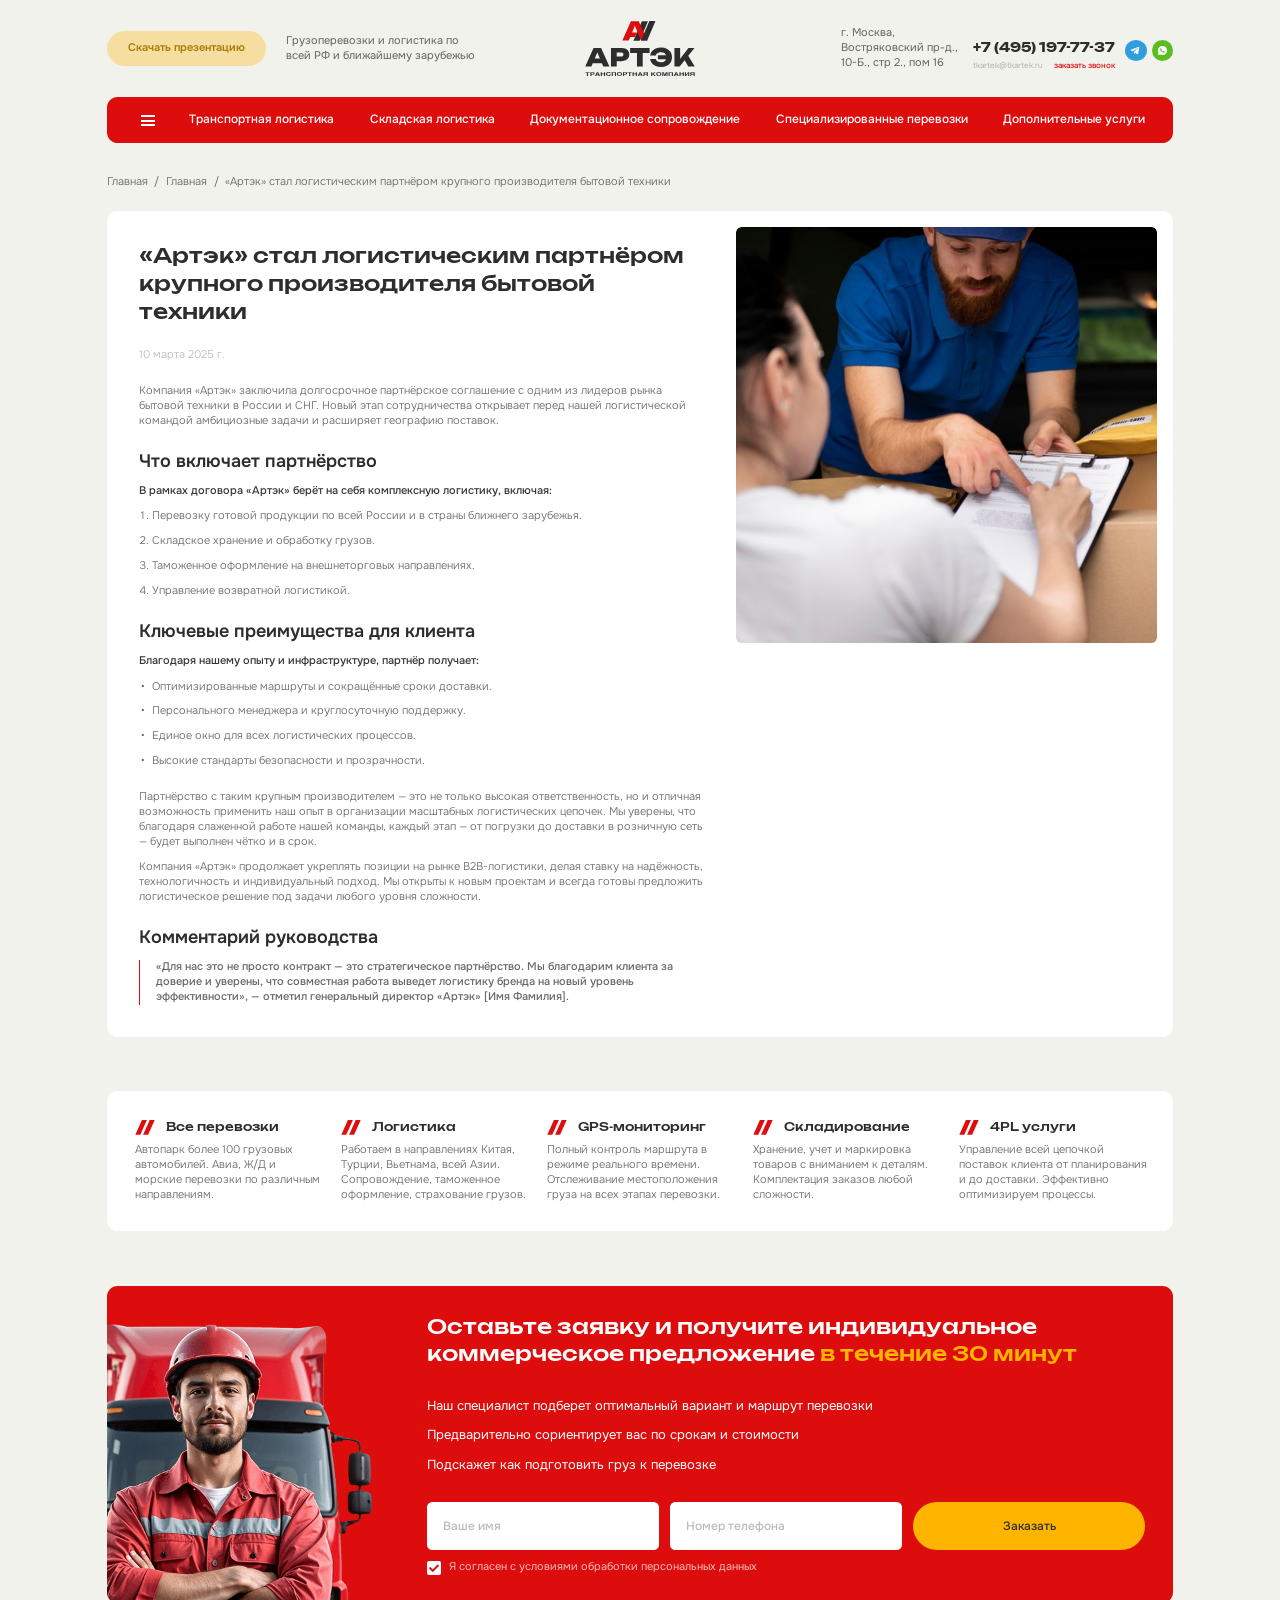
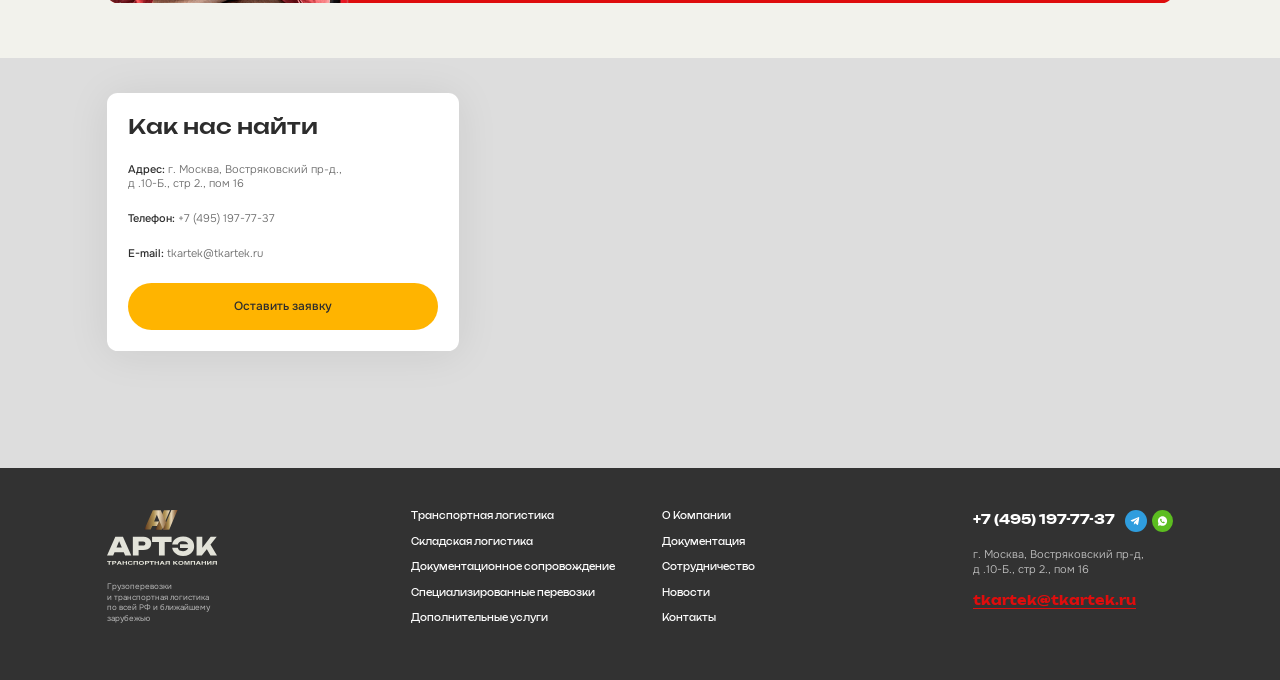
<file: article.html>
<!DOCTYPE html>
<!--[if lt IE 7]><html lang="ru" class="lt-ie9 lt-ie8 lt-ie7"><![endif]-->
<!--[if IE 7]><html lang="ru" class="lt-ie9 lt-ie8"><![endif]-->
<!--[if IE 8]><html lang="ru" class="lt-ie9"><![endif]-->
<!--[if gt IE 8]><!-->
<html lang="ru">
<!--<![endif]-->
<head>
	<meta charset="utf-8" />
	<title>Заголовок</title>
	<meta http-equiv="X-UA-Compatible" content="IE=edge" />
	<meta name="viewport" content="width=device-width, initial-scale=1, maximum-scale=1">
	<meta name="format-detection" content="telephone=no" />
	<link rel="shortcut icon" href="favicon.png" />
	<link rel="stylesheet" href="libs/bootstrap/bootstrap-grid.css" />
	<link rel="stylesheet" href="libs/fontawesome-free-5.12.0-web/css/all.min.css" />
	<link rel="stylesheet" href="libs/fancybox-master/dist/jquery.fancybox.min.css" />
	<link rel="stylesheet" href="libs/slick-1.5.9/slick/slick.css" />
	<link rel="stylesheet" href="css/fonts.css" />
	<link rel="stylesheet" href="css/main.css?ver=1.5" />
	<link rel="stylesheet" href="css/media.css?ver=1.5" />
</head>
<body> 

	<div class="wrapper">

		<header class="header">
			<div class="container">
				<div class="header__top">
					<div class="row">
						<div class="col-lg-5 col-3">
							<div class="header__about">
								<a href="#" class="btn-main">Скачать презентацию</a>
								<div class="logo-descr">Грузоперевозки и логистика по всей РФ и ближайшему зарубежью</div>
							</div>
							<span class='sandwich sandwich_mobile'>
								<span class='sw-topper'></span>
								<span class='sw-bottom'></span>
								<span class='sw-footer'></span>
							</span>
						</div>
						<div class="col-lg-2 col-6">
							<div class="logo-wrap">
								<a href="#" class="logo">
									<img src="img/logo.svg" alt="alt">
								</a>
							</div>
						</div>
						<div class="col-lg-5 col-3">
							<div class="header__contacts">
								<div class="header__info">г. Москва, <br>Востряковский пр-д., <br>10-Б., стр 2., пом 16</div>
								<div class="contacts-main">
									<div class="contacts-main__content">
										<a href="tel:+74951977737" class="phone-main">+7 (495) 197-77-37</a>
										<div class="contacts-main__wrap">
											<a href="mailto:tkartek@tkartek.ru" class="link-default">tkartek@tkartek.ru</a>
											<a href="#modal-callback" class="link-main fancybox">заказать звонок</a>
										</div>
									</div>
									<ul class="socials-list">
										<li><a href="#" target="_blank"><img src="img/tg.svg" alt="alt"></a></li>
										<li><a href="#" target="_blank"><img src="img/wp.svg" alt="alt"></a></li>
									</ul>
								</div>
							</div>
							<a href="tel:+74951977737" class="phone-mob"><i class="fas fa-phone-alt"></i></a>
						</div>
					</div>
				</div>
				<div class="header__bottom">
					<span class='sandwich sandwich_menu'>
						<span class='sw-topper'></span>
						<span class='sw-bottom'></span>
						<span class='sw-footer'></span>
					</span>
					<ul class="menu">
						<li><a href="#">Транспортная логистика</a></li>
						<li><a href="#">Складская логистика</a></li>
						<li><a href="#">Документационное сопровождение</a></li>
						<li><a href="#">Специализированные перевозки</a></li>
						<li><a href="#">Дополнительные услуги</a></li>
					</ul>
					<div class="menu-dropdown">
						<ul>
							<li><a href="#">О Компании</a></li>
							<li><a href="#">Документация</a></li>
							<li><a href="#">Сотрудничество</a></li>
							<li><a href="#">Новости</a></li>
							<li><a href="#">Контакты</a></li>
						</ul>
					</div>
				</div>
			</div>
			<div class="menu-mobile">
				<ul class="menu">
					<li><a href="#">О Компании</a></li>
					<li><a href="#">Документация</a></li>
					<li><a href="#">Сотрудничество</a></li>
					<li><a href="#">Новости</a></li>
					<li><a href="#">Контакты</a></li>
					<li><a href="#">Транспортная логистика</a></li>
					<li><a href="#">Складская логистика</a></li>
					<li><a href="#">Документационное сопровождение</a></li>
					<li><a href="#">Специализированные перевозки</a></li>
					<li><a href="#">Дополнительные услуги</a></li>
				</ul>
				<div class="header__info">г. Москва, <br>Востряковский пр-д., <br>10-Б., стр 2., пом 16</div>
				<div class="contacts-main">
					<div class="contacts-main__content">
						<a href="tel:+74951977737" class="phone-main">+7 (495) 197-77-37</a>
						<div class="contacts-main__wrap">
							<a href="mailto:tkartek@tkartek.ru" class="link-default">tkartek@tkartek.ru</a>
							<a href="#modal-callback" class="link-main fancybox">заказать звонок</a>
						</div>
					</div>
					<ul class="socials-list">
						<li><a href="#" target="_blank"><img src="img/tg.svg" alt="alt"></a></li>
						<li><a href="#" target="_blank"><img src="img/wp.svg" alt="alt"></a></li>
					</ul>
				</div>
			</div>
			<div class="menu-overlay"></div>
		</header>

		<section class="page-article">
			<div class="container">
				<ul class="breadcrumbs">
					<li><a href="#">Главная</a></li>
					<li><a href="#">Главная</a></li>
					<li>«Артэк» стал логистическим партнёром крупного производителя бытовой техники</li>
				</ul>
				<div class="article-content">
					<div class="row">
						<div class="col-lg-7">
							<div class="article-content__wrap">
								<h1>«Артэк» стал логистическим партнёром крупного производителя бытовой техники</h1>
								<time>10 марта 2025 г.</time>
								<p>Компания «Артэк» заключила долгосрочное партнёрское соглашение с одним из лидеров рынка бытовой техники в России и СНГ. Новый этап сотрудничества открывает перед нашей логистической командой амбициозные задачи и расширяет географию поставок.</p>
								<h2>Что включает партнёрство</h2>
								<p><strong>В рамках договора «Артэк» берёт на себя комплексную логистику, включая:</strong></p>
								<ol>
									<li>Перевозку готовой продукции по всей России и в страны ближнего зарубежья.</li>
									<li>Складское хранение и обработку грузов.</li>
									<li>Таможенное оформление на внешнеторговых направлениях.</li>
									<li>Управление возвратной логистикой.</li>
								</ol>
								<h2>Ключевые преимущества для клиента</h2>
								<p><strong>Благодаря нашему опыту и инфраструктуре, партнёр получает:</strong></p>
								<ul>
									<li>Оптимизированные маршруты и сокращённые сроки доставки.</li>
									<li>Персонального менеджера и круглосуточную поддержку.</li>
									<li>Единое окно для всех логистических процессов.</li>
									<li>Высокие стандарты безопасности и прозрачности.</li>
								</ul>
								<p>Партнёрство с таким крупным производителем — это не только высокая ответственность, но и отличная возможность применить наш опыт в организации масштабных логистических цепочек. Мы уверены, что благодаря слаженной работе нашей команды, каждый этап — от погрузки до доставки в розничную сеть — будет выполнен чётко и в срок.</p>
								<p>Компания «Артэк» продолжает укреплять позиции на рынке B2B-логистики, делая ставку на надёжность, технологичность и индивидуальный подход. Мы открыты к новым проектам и всегда готовы предложить логистическое решение под задачи любого уровня сложности.</p>
								<h2>Комментарий руководства</h2>
								<blockquote>«Для нас это не просто контракт — это стратегическое партнёрство. Мы благодарим клиента за доверие и уверены, что совместная работа выведет логистику бренда на новый уровень эффективности», — отметил генеральный директор «Артэк» [Имя Фамилия].</blockquote>
							</div>
						</div>
						<div class="col-lg-5">
							<img src="img/article1.jpg" alt="alt">
						</div>
					</div>
				</div>
				<div class="benefits">
					<div class="slider-elements">
						<div>
							<div class="item-benefit">
								<div class="title-small">Все перевозки</div>
								<p>Автопарк более 100 грузовых автомобилей. Авиа, Ж/Д и морские перевозки по различным направлениям.</p>
							</div>
						</div>
						<div>
							<div class="item-benefit">
								<div class="title-small">Логистика</div>
								<p>Работаем в направлениях Китая, Турции, Вьетнама, всей Азии. Сопровождение, таможенное оформление, страхование грузов.</p>
							</div>
						</div>
						<div>
							<div class="item-benefit">
								<div class="title-small">GPS-мониторинг</div>
								<p>Полный контроль маршрута в режиме реального времени. Отслеживание местоположения груза на всех этапах перевозки. </p>
							</div>
						</div>
						<div>
							<div class="item-benefit">
								<div class="title-small">Складирование</div>
								<p>Хранение, учет и маркировка товаров с вниманием к деталям. Комплектация заказов любой сложности.</p>
							</div>
						</div>
						<div>
							<div class="item-benefit">
								<div class="title-small">4PL услуги</div>
								<p>Управление всей цепочкой поставок клиента от планирования и до доставки. Эффективно оптимизируем процессы.</p>
							</div>
						</div>
					</div>
				</div>
			</div>
		</section>

		<section class="consultation">
			<div class="container">
				<div class="consultation__block">
					<div class="row">
						<div class="col-lg-9 offset-lg-3">
							<div class="consultation__content">
								<h2 class="title-section">Оставьте заявку и получите индивидуальное коммерческое предложение <span>в течение 30 минут</span></h2>
								<div class="consultation__text">
									<p>Наш специалист подберет оптимальный вариант и маршрут перевозки</p>
									<p>Предварительно сориентирует вас по срокам и стоимости</p>
									<p>Подскажет как подготовить груз к перевозке</p>
								</div>
								<form>
									<div class="row row_small">
										<div class="col-md-4">
											<div class="item-form">
												<input type="text" placeholder="Ваше имя" required>
											</div>
										</div>
										<div class="col-md-4">
											<div class="item-form">
												<input type="tel" placeholder="Номер телефона" class="input-phone" inputmode="numeric" required>
											</div>
										</div>
										<div class="col-md-4">
											<input type="submit" class="btn-main" value="Заказать">
										</div>
									</div>
									<div class="checkbox">
										<label>
											<input type="checkbox" required="required" checked="checked" />
											<span>Я согласен с условиями обработки персональных данных</span>
										</label>
									</div>
								</form>
							</div>
						</div>
					</div>
					<div class="consultation__image">
						<img src="img/consultation.png" alt="alt">
					</div>
				</div>
			</div>
		</section>

		<section class="contacts">
			<div class="container">
				<div class="contacts__wrapper">
					<div class="contacts-block">
						<h2 class="title-section">Как нас найти</h2>
						<div class="contacts-block__item"><strong>Адрес:</strong> г. Москва, Востряковский пр-д., <br>д .10-Б., стр 2., пом 16</div>
						<div class="contacts-block__item"><strong>Телефон:</strong> <a href="tel:+74951977737">+7 (495) 197-77-37</a></div>
						<div class="contacts-block__item"><strong>E-mail: </strong> <a href="mailto:tkartek@tkartek.ru">tkartek@tkartek.ru</a></div>
						<a href="#modal-application" class="btn-main fancybox">Оставить заявку</a>
					</div>
				</div>
			</div>
			<div id="map"></div>
		</section>

		<footer class="footer">
			<div class="container">
				<div class="row">
					<div class="col-lg-3">
						<div class="footer__logo">
							<a href="#" class="logo">
								<img src="img/logo2.svg" alt="alt">
							</a>
							<div class="logo-descr">Грузоперевозки <br>и транспортная логистика по всей РФ и ближайшему зарубежью</div>
						</div>
					</div>
					<div class="col-lg-6">
						<ul class="footer__nav">
							<li><a href="#">Транспортная логистика</a></li>
							<li><a href="#">Складская логистика</a></li>
							<li><a href="#">Документационное сопровождение</a></li>
							<li><a href="#">Специализированные перевозки</a></li>
							<li><a href="#">Дополнительные услуги</a></li>
							<li><a href="#">О Компании</a></li>
							<li><a href="#">Документация</a></li>
							<li><a href="#">Сотрудничество</a></li>
							<li><a href="#">Новости</a></li>
							<li><a href="#">Контакты</a></li>
						</ul>
					</div>
					<div class="col-lg-3">
						<div class="footer__right">
							<div class="footer__contacts">
								<div class="contacts-main">
									<div class="contacts-main__content">
										<a href="tel:+74951977737" class="phone-main">+7 (495) 197-77-37</a>
									</div>
									<ul class="socials-list">
										<li><a href="#" target="_blank"><img src="img/tg.svg" alt="alt"></a></li>
										<li><a href="#" target="_blank"><img src="img/wp.svg" alt="alt"></a></li>
									</ul>
								</div>
								<div class="footer__location">г. Москва, Востряковский пр-д, <br>д .10-Б., стр 2., пом 16</div>
								<a href="mailto:tkartek@tkartek.ru" class="mail-main">tkartek@tkartek.ru</a>
							</div>
						</div>
					</div>
				</div>
			</div>
		</footer>
		
	</div>

	<div id="modal-callback" class="modal-block">
		<div class="modal-wrap">
			<div class="title-section">Закажите звонок</div>
			<div class="descr-modal">и наш менеджер свяжется с вами в течение 30 минут</div>
			<form>
				<div class="item-form">
					<input type="text" placeholder="Ваше имя" required>
				</div>
				<div class="item-form">
					<input type="tel" placeholder="Номер телефона" class="input-phone" inputmode="numeric" required>
				</div>
				<input type="submit" class="btn-main" value="Отправить">
				<div class="checkbox">
					<label>
						<input type="checkbox" required="required" checked="checked" />
						<span>Я согласен с условиями обработки персональных данных</span>
					</label>
				</div>
			</form>
		</div>
	</div>

	<div id="modal-application" class="modal-block">
		<div class="modal-wrap">
			<div class="title-section">Оставьте заявку</div>
			<div class="descr-modal">и получите индивидуальное <br>коммерческое предложение в течение 30 минут</div>
			<form>
				<div class="row">
					<div class="col-12">
						<div class="item-form">
							<input type="text" placeholder="Ваше имя" required>
						</div>
					</div>
					<div class="col-md-6">
						<div class="item-form">
							<input type="tel" placeholder="Номер телефона" class="input-phone" inputmode="numeric" required>
						</div>
					</div>
					<div class="col-md-6">
						<div class="item-form">
							<input type="email" placeholder="Почта" inputmode="email" required>
						</div>
					</div>
				</div>
				<div class="title-small">Параметры груза:</div>
				<div class="row">
					<div class="col-md-6">
						<div class="item-form item-form_location">
							<input type="text" placeholder="Откуда" required>
						</div>
					</div>
					<div class="col-md-6">
						<div class="item-form item-form_location">
							<input type="text" placeholder="Куда" required>
						</div>
					</div>
					<div class="col-md-4">
						<div class="item-form">
							<input type="text" placeholder="Вес" required>
						</div>
					</div>
					<div class="col-md-4">
						<div class="item-form">
							<input type="text" placeholder="Габариты" required>
						</div>
					</div>
					<div class="col-md-4">
						<div class="item-form">
							<input type="text" placeholder="Объем м³" required>
						</div>
					</div>
					<div class="col-12">
						<div class="item-form">
							<input type="text" placeholder="Комментарий" required>
						</div>
					</div>
				</div>
				<input type="submit" class="btn-main" value="Рассчитать стоимость услуги">
				<div class="checkbox">
					<label>
						<input type="checkbox" required="required" checked="checked" />
						<span>Я согласен с условиями обработки персональных данных</span>
					</label>
				</div>
			</form>
		</div>
	</div>

	<!--[if lt IE 9]>
	<script src="libs/html5shiv/es5-shim.min.js"></script>
	<script src="libs/html5shiv/html5shiv.min.js"></script>
	<script src="libs/html5shiv/html5shiv-printshiv.min.js"></script>
	<script src="libs/respond/respond.min.js"></script>
	<![endif]-->
	<script src="libs/jquery/jquery-3.6.0.min.js"></script>
	<script src="libs/jquery-mousewheel/jquery.mousewheel.min.js"></script>
	<script src="libs/fancybox-master/dist/jquery.fancybox.min.js"></script>
	<script src="libs/slick-1.5.9/slick/slick.min.js"></script>
	<script src="libs/mask/jquery.maskedinput.js"></script>
	<script src="js/common.js?ver=1.5"></script>
	<script src="https://api-maps.yandex.ru/2.1/?lang=ru_RU"></script>
	<script>
		$(document).ready(function () {
			ymaps.ready(init);

			function init() {
				var myMap = new ymaps.Map('map', {
					center: [55.576559, 37.622917],
					zoom: 12
				}, {
					searchControlProvider: 'yandex#search'
				});

				var iconSize = window.matchMedia("(max-width: 1600px)").matches ? [40, 55] : [64, 87];
				var iconOffset = window.matchMedia("(max-width: 1600px)").matches ? [-20, -55] : [-32, -87];
				var balloonOffset = window.matchMedia("(max-width: 1600px)").matches ? [0, -55] : [0, -87];

				myPlacemark = new ymaps.Placemark([55.576559, 37.622917], {
				}, {
					iconLayout: 'default#image',
					iconImageHref: 'img/pin.svg',
					hideIconOnBalloonOpen: false,
					iconImageSize: iconSize,
					iconImageOffset: iconOffset,
					balloonOffset: balloonOffset
				});
				myMap.controls.remove('searchControl');
				myMap.behaviors.disable('scrollZoom');
				myMap.geoObjects.add(myPlacemark);

				window.matchMedia("(max-width: 1600px)").addEventListener("change", function (e) {
					var newSize = e.matches ? [40, 55] : [64, 87];
					var newOffset = e.matches ? [-20, -55] : [-32, -87];
					var newBalloonOffset = e.matches ? [0, -55] : [0, -87];

					myPlacemark.options.set({
						iconImageSize: newSize,
						iconImageOffset: newOffset,
						balloonOffset: newBalloonOffset
					});
				});
			}
		});
	</script>
	<!-- Yandex.Metrika counter --><!-- /Yandex.Metrika counter -->
	<!-- Google Analytics counter --><!-- /Google Analytics counter -->
</body>
</html>
</file>
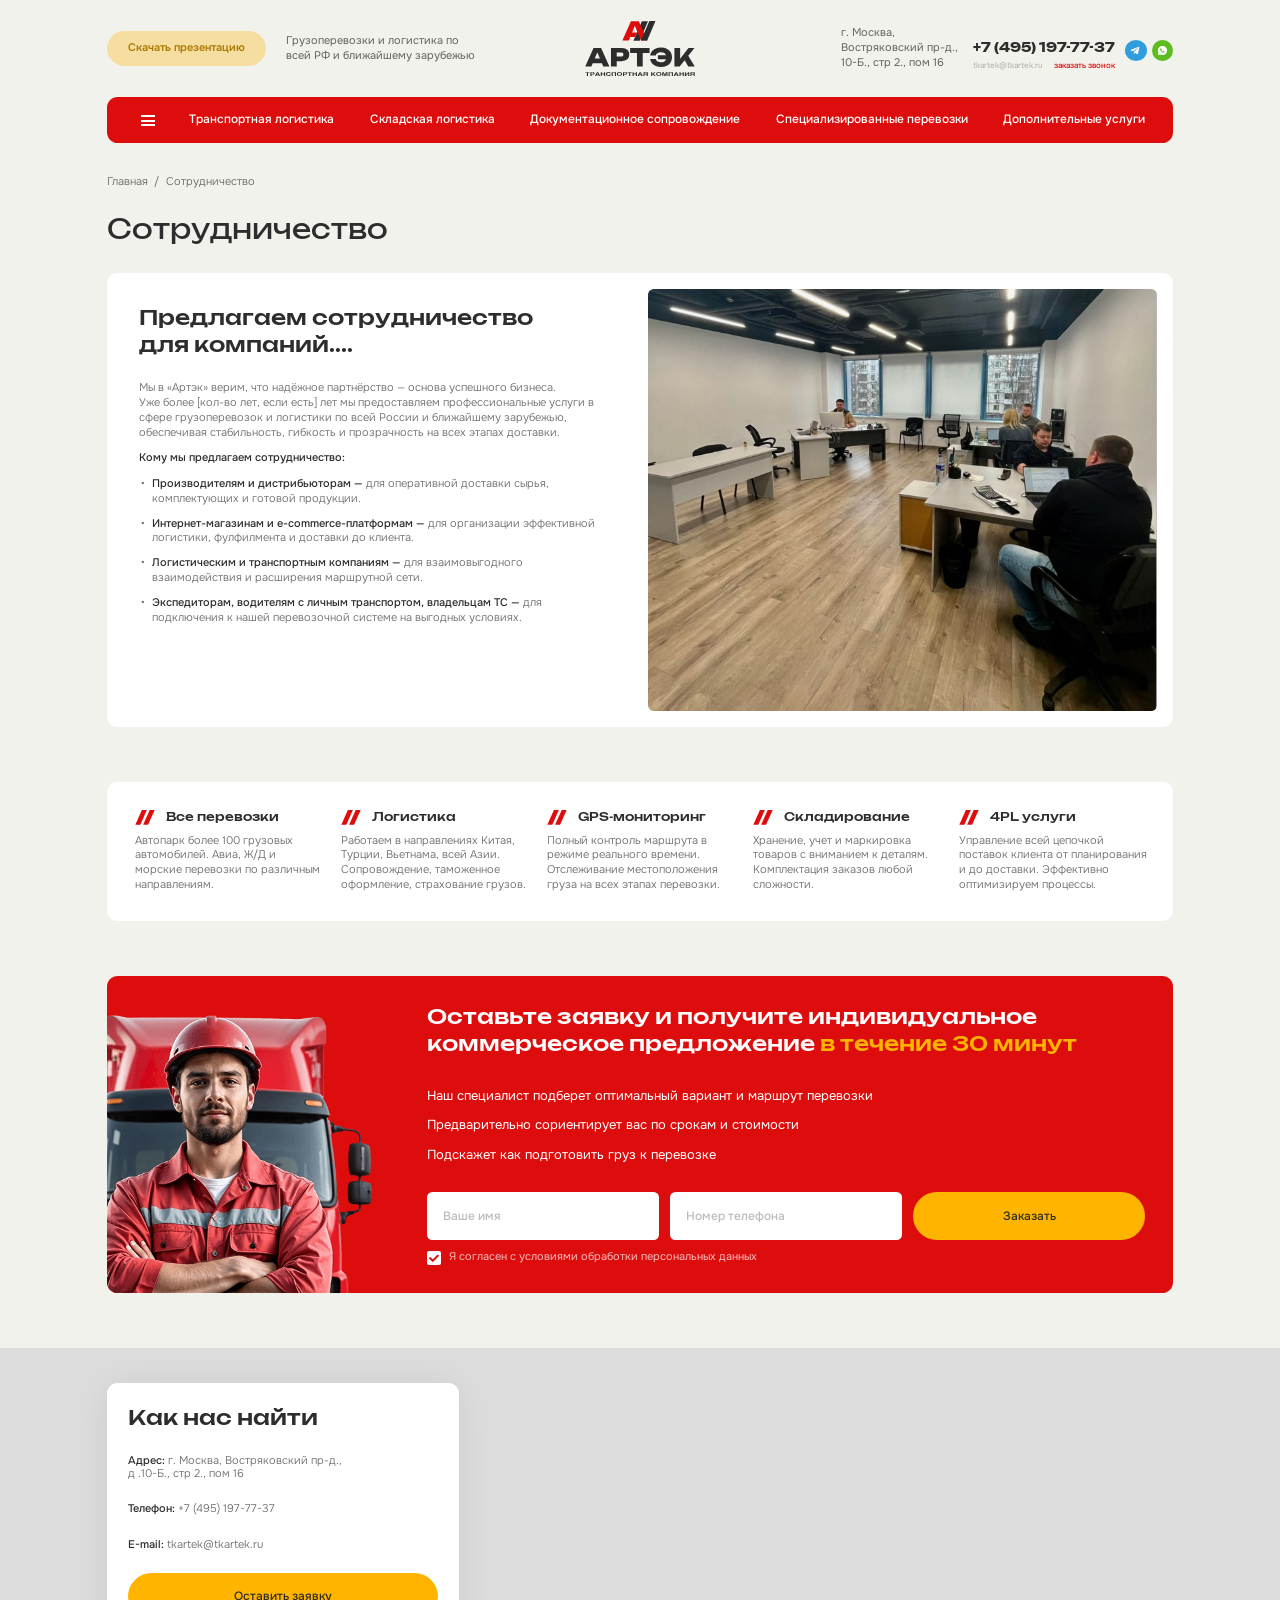
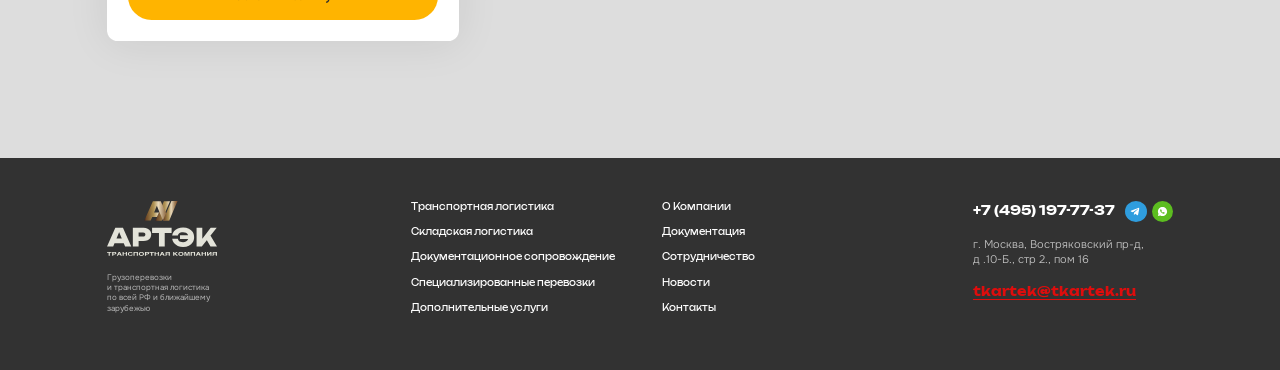
<file: coopereation.html>
<!DOCTYPE html>
<!--[if lt IE 7]><html lang="ru" class="lt-ie9 lt-ie8 lt-ie7"><![endif]-->
<!--[if IE 7]><html lang="ru" class="lt-ie9 lt-ie8"><![endif]-->
<!--[if IE 8]><html lang="ru" class="lt-ie9"><![endif]-->
<!--[if gt IE 8]><!-->
<html lang="ru">
<!--<![endif]-->
<head>
	<meta charset="utf-8" />
	<title>Заголовок</title>
	<meta http-equiv="X-UA-Compatible" content="IE=edge" />
	<meta name="viewport" content="width=device-width, initial-scale=1, maximum-scale=1">
	<meta name="format-detection" content="telephone=no" />
	<link rel="shortcut icon" href="favicon.png" />
	<link rel="stylesheet" href="libs/bootstrap/bootstrap-grid.css" />
	<link rel="stylesheet" href="libs/fontawesome-free-5.12.0-web/css/all.min.css" />
	<link rel="stylesheet" href="libs/fancybox-master/dist/jquery.fancybox.min.css" />
	<link rel="stylesheet" href="libs/slick-1.5.9/slick/slick.css" />
	<link rel="stylesheet" href="css/fonts.css" />
	<link rel="stylesheet" href="css/main.css?ver=1.5" />
	<link rel="stylesheet" href="css/media.css?ver=1.5" />
</head>
<body> 

	<div class="wrapper">

		<header class="header">
			<div class="container">
				<div class="header__top">
					<div class="row">
						<div class="col-lg-5 col-3">
							<div class="header__about">
								<a href="#" class="btn-main">Скачать презентацию</a>
								<div class="logo-descr">Грузоперевозки и логистика по всей РФ и ближайшему зарубежью</div>
							</div>
							<span class='sandwich sandwich_mobile'>
								<span class='sw-topper'></span>
								<span class='sw-bottom'></span>
								<span class='sw-footer'></span>
							</span>
						</div>
						<div class="col-lg-2 col-6">
							<div class="logo-wrap">
								<a href="#" class="logo">
									<img src="img/logo.svg" alt="alt">
								</a>
							</div>
						</div>
						<div class="col-lg-5 col-3">
							<div class="header__contacts">
								<div class="header__info">г. Москва, <br>Востряковский пр-д., <br>10-Б., стр 2., пом 16</div>
								<div class="contacts-main">
									<div class="contacts-main__content">
										<a href="tel:+74951977737" class="phone-main">+7 (495) 197-77-37</a>
										<div class="contacts-main__wrap">
											<a href="mailto:tkartek@tkartek.ru" class="link-default">tkartek@tkartek.ru</a>
											<a href="#modal-callback" class="link-main fancybox">заказать звонок</a>
										</div>
									</div>
									<ul class="socials-list">
										<li><a href="#" target="_blank"><img src="img/tg.svg" alt="alt"></a></li>
										<li><a href="#" target="_blank"><img src="img/wp.svg" alt="alt"></a></li>
									</ul>
								</div>
							</div>
							<a href="tel:+74951977737" class="phone-mob"><i class="fas fa-phone-alt"></i></a>
						</div>
					</div>
				</div>
				<div class="header__bottom">
					<span class='sandwich sandwich_menu'>
						<span class='sw-topper'></span>
						<span class='sw-bottom'></span>
						<span class='sw-footer'></span>
					</span>
					<ul class="menu">
						<li><a href="#">Транспортная логистика</a></li>
						<li><a href="#">Складская логистика</a></li>
						<li><a href="#">Документационное сопровождение</a></li>
						<li><a href="#">Специализированные перевозки</a></li>
						<li><a href="#">Дополнительные услуги</a></li>
					</ul>
					<div class="menu-dropdown">
						<ul>
							<li><a href="#">О Компании</a></li>
							<li><a href="#">Документация</a></li>
							<li><a href="#">Сотрудничество</a></li>
							<li><a href="#">Новости</a></li>
							<li><a href="#">Контакты</a></li>
						</ul>
					</div>
				</div>
			</div>
			<div class="menu-mobile">
				<ul class="menu">
					<li><a href="#">О Компании</a></li>
					<li><a href="#">Документация</a></li>
					<li><a href="#">Сотрудничество</a></li>
					<li><a href="#">Новости</a></li>
					<li><a href="#">Контакты</a></li>
					<li><a href="#">Транспортная логистика</a></li>
					<li><a href="#">Складская логистика</a></li>
					<li><a href="#">Документационное сопровождение</a></li>
					<li><a href="#">Специализированные перевозки</a></li>
					<li><a href="#">Дополнительные услуги</a></li>
				</ul>
				<div class="header__info">г. Москва, <br>Востряковский пр-д., <br>10-Б., стр 2., пом 16</div>
				<div class="contacts-main">
					<div class="contacts-main__content">
						<a href="tel:+74951977737" class="phone-main">+7 (495) 197-77-37</a>
						<div class="contacts-main__wrap">
							<a href="mailto:tkartek@tkartek.ru" class="link-default">tkartek@tkartek.ru</a>
							<a href="#modal-callback" class="link-main fancybox">заказать звонок</a>
						</div>
					</div>
					<ul class="socials-list">
						<li><a href="#" target="_blank"><img src="img/tg.svg" alt="alt"></a></li>
						<li><a href="#" target="_blank"><img src="img/wp.svg" alt="alt"></a></li>
					</ul>
				</div>
			</div>
			<div class="menu-overlay"></div>
		</header>

		<section class="page-about page-about_cooperation">
			<div class="container">
				<ul class="breadcrumbs">
					<li><a href="#">Главная</a></li>
					<li>Сотрудничество</li>
				</ul>
				<h1 class="title-big">Сотрудничество</h1>
				<div class="about-main">
					<div class="row">
						<div class="col-lg-6">
							<div class="about-main__content">
								<h2 class="title-section">Предлагаем сотрудничество <br>для компаний....</h2>
								<p>Мы в «Артэк» верим, что надёжное партнёрство — основа успешного бизнеса. <br>Уже более [кол-во лет, если есть] лет мы предоставляем профессиональные услуги в сфере грузоперевозок и логистики по всей России и ближайшему зарубежью, обеспечивая стабильность, гибкость и прозрачность на всех этапах доставки.</p>
								<p><strong>Кому мы предлагаем сотрудничество:</strong></p>
								<ul>
									<li><strong>Производителям и дистрибьюторам —</strong> для оперативной доставки сырья, комплектующих и готовой продукции.</li>
									<li><strong>Интернет-магазинам и e-commerce-платформам —</strong> для организации эффективной логистики, фулфилмента и доставки до клиента.</li>
									<li><strong>Логистическим и транспортным компаниям —</strong> для взаимовыгодного взаимодействия и расширения маршрутной сети.</li>
									<li><strong>Экспедиторам, водителям с личным транспортом, владельцам ТС —</strong> для подключения к нашей перевозочной системе на выгодных условиях.</li>
								</ul>
							</div>
						</div>
						<div class="col-lg-6">
							<img src="img/cooperation_main.jpg" alt="alt">
						</div>
					</div>
				</div>
				<div class="benefits">
					<div class="slider-elements">
						<div>
							<div class="item-benefit">
								<div class="title-small">Все перевозки</div>
								<p>Автопарк более 100 грузовых автомобилей. Авиа, Ж/Д и морские перевозки по различным направлениям.</p>
							</div>
						</div>
						<div>
							<div class="item-benefit">
								<div class="title-small">Логистика</div>
								<p>Работаем в направлениях Китая, Турции, Вьетнама, всей Азии. Сопровождение, таможенное оформление, страхование грузов.</p>
							</div>
						</div>
						<div>
							<div class="item-benefit">
								<div class="title-small">GPS-мониторинг</div>
								<p>Полный контроль маршрута в режиме реального времени. Отслеживание местоположения груза на всех этапах перевозки. </p>
							</div>
						</div>
						<div>
							<div class="item-benefit">
								<div class="title-small">Складирование</div>
								<p>Хранение, учет и маркировка товаров с вниманием к деталям. Комплектация заказов любой сложности.</p>
							</div>
						</div>
						<div>
							<div class="item-benefit">
								<div class="title-small">4PL услуги</div>
								<p>Управление всей цепочкой поставок клиента от планирования и до доставки. Эффективно оптимизируем процессы.</p>
							</div>
						</div>
					</div>
				</div>
			</div>
		</section>

		<section class="consultation">
			<div class="container">
				<div class="consultation__block">
					<div class="row">
						<div class="col-lg-9 offset-lg-3">
							<div class="consultation__content">
								<h2 class="title-section">Оставьте заявку и получите индивидуальное коммерческое предложение <span>в течение 30 минут</span></h2>
								<div class="consultation__text">
									<p>Наш специалист подберет оптимальный вариант и маршрут перевозки</p>
									<p>Предварительно сориентирует вас по срокам и стоимости</p>
									<p>Подскажет как подготовить груз к перевозке</p>
								</div>
								<form>
									<div class="row row_small">
										<div class="col-md-4">
											<div class="item-form">
												<input type="text" placeholder="Ваше имя" required>
											</div>
										</div>
										<div class="col-md-4">
											<div class="item-form">
												<input type="tel" placeholder="Номер телефона" class="input-phone" inputmode="numeric" required>
											</div>
										</div>
										<div class="col-md-4">
											<input type="submit" class="btn-main" value="Заказать">
										</div>
									</div>
									<div class="checkbox">
										<label>
											<input type="checkbox" required="required" checked="checked" />
											<span>Я согласен с условиями обработки персональных данных</span>
										</label>
									</div>
								</form>
							</div>
						</div>
					</div>
					<div class="consultation__image">
						<img src="img/consultation.png" alt="alt">
					</div>
				</div>
			</div>
		</section>

		<section class="contacts">
			<div class="container">
				<div class="contacts__wrapper">
					<div class="contacts-block">
						<h2 class="title-section">Как нас найти</h2>
						<div class="contacts-block__item"><strong>Адрес:</strong> г. Москва, Востряковский пр-д., <br>д .10-Б., стр 2., пом 16</div>
						<div class="contacts-block__item"><strong>Телефон:</strong> <a href="tel:+74951977737">+7 (495) 197-77-37</a></div>
						<div class="contacts-block__item"><strong>E-mail: </strong> <a href="mailto:tkartek@tkartek.ru">tkartek@tkartek.ru</a></div>
						<a href="#modal-application" class="btn-main fancybox">Оставить заявку</a>
					</div>
				</div>
			</div>
			<div id="map"></div>
		</section>

		<footer class="footer">
			<div class="container">
				<div class="row">
					<div class="col-lg-3">
						<div class="footer__logo">
							<a href="#" class="logo">
								<img src="img/logo2.svg" alt="alt">
							</a>
							<div class="logo-descr">Грузоперевозки <br>и транспортная логистика по всей РФ и ближайшему зарубежью</div>
						</div>
					</div>
					<div class="col-lg-6">
						<ul class="footer__nav">
							<li><a href="#">Транспортная логистика</a></li>
							<li><a href="#">Складская логистика</a></li>
							<li><a href="#">Документационное сопровождение</a></li>
							<li><a href="#">Специализированные перевозки</a></li>
							<li><a href="#">Дополнительные услуги</a></li>
							<li><a href="#">О Компании</a></li>
							<li><a href="#">Документация</a></li>
							<li><a href="#">Сотрудничество</a></li>
							<li><a href="#">Новости</a></li>
							<li><a href="#">Контакты</a></li>
						</ul>
					</div>
					<div class="col-lg-3">
						<div class="footer__right">
							<div class="footer__contacts">
								<div class="contacts-main">
									<div class="contacts-main__content">
										<a href="tel:+74951977737" class="phone-main">+7 (495) 197-77-37</a>
									</div>
									<ul class="socials-list">
										<li><a href="#" target="_blank"><img src="img/tg.svg" alt="alt"></a></li>
										<li><a href="#" target="_blank"><img src="img/wp.svg" alt="alt"></a></li>
									</ul>
								</div>
								<div class="footer__location">г. Москва, Востряковский пр-д, <br>д .10-Б., стр 2., пом 16</div>
								<a href="mailto:tkartek@tkartek.ru" class="mail-main">tkartek@tkartek.ru</a>
							</div>
						</div>
					</div>
				</div>
			</div>
		</footer>
		
	</div>

	<div id="modal-callback" class="modal-block">
		<div class="modal-wrap">
			<div class="title-section">Закажите звонок</div>
			<div class="descr-modal">и наш менеджер свяжется с вами в течение 30 минут</div>
			<form>
				<div class="item-form">
					<input type="text" placeholder="Ваше имя" required>
				</div>
				<div class="item-form">
					<input type="tel" placeholder="Номер телефона" class="input-phone" inputmode="numeric" required>
				</div>
				<input type="submit" class="btn-main" value="Отправить">
				<div class="checkbox">
					<label>
						<input type="checkbox" required="required" checked="checked" />
						<span>Я согласен с условиями обработки персональных данных</span>
					</label>
				</div>
			</form>
		</div>
	</div>

	<div id="modal-application" class="modal-block">
		<div class="modal-wrap">
			<div class="title-section">Оставьте заявку</div>
			<div class="descr-modal">и получите индивидуальное <br>коммерческое предложение в течение 30 минут</div>
			<form>
				<div class="row">
					<div class="col-12">
						<div class="item-form">
							<input type="text" placeholder="Ваше имя" required>
						</div>
					</div>
					<div class="col-md-6">
						<div class="item-form">
							<input type="tel" placeholder="Номер телефона" class="input-phone" inputmode="numeric" required>
						</div>
					</div>
					<div class="col-md-6">
						<div class="item-form">
							<input type="email" placeholder="Почта" inputmode="email" required>
						</div>
					</div>
				</div>
				<div class="title-small">Параметры груза:</div>
				<div class="row">
					<div class="col-md-6">
						<div class="item-form item-form_location">
							<input type="text" placeholder="Откуда" required>
						</div>
					</div>
					<div class="col-md-6">
						<div class="item-form item-form_location">
							<input type="text" placeholder="Куда" required>
						</div>
					</div>
					<div class="col-md-4">
						<div class="item-form">
							<input type="text" placeholder="Вес" required>
						</div>
					</div>
					<div class="col-md-4">
						<div class="item-form">
							<input type="text" placeholder="Габариты" required>
						</div>
					</div>
					<div class="col-md-4">
						<div class="item-form">
							<input type="text" placeholder="Объем м³" required>
						</div>
					</div>
					<div class="col-12">
						<div class="item-form">
							<input type="text" placeholder="Комментарий" required>
						</div>
					</div>
				</div>
				<input type="submit" class="btn-main" value="Рассчитать стоимость услуги">
				<div class="checkbox">
					<label>
						<input type="checkbox" required="required" checked="checked" />
						<span>Я согласен с условиями обработки персональных данных</span>
					</label>
				</div>
			</form>
		</div>
	</div>

	<!--[if lt IE 9]>
	<script src="libs/html5shiv/es5-shim.min.js"></script>
	<script src="libs/html5shiv/html5shiv.min.js"></script>
	<script src="libs/html5shiv/html5shiv-printshiv.min.js"></script>
	<script src="libs/respond/respond.min.js"></script>
	<![endif]-->
	<script src="libs/jquery/jquery-3.6.0.min.js"></script>
	<script src="libs/jquery-mousewheel/jquery.mousewheel.min.js"></script>
	<script src="libs/fancybox-master/dist/jquery.fancybox.min.js"></script>
	<script src="libs/slick-1.5.9/slick/slick.min.js"></script>
	<script src="libs/mask/jquery.maskedinput.js"></script>
	<script src="js/common.js?ver=1.5"></script>
	<script src="https://api-maps.yandex.ru/2.1/?lang=ru_RU"></script>
	<script>
		$(document).ready(function () {
			ymaps.ready(init);

			function init() {
				var myMap = new ymaps.Map('map', {
					center: [55.576559, 37.622917],
					zoom: 12
				}, {
					searchControlProvider: 'yandex#search'
				});

				var iconSize = window.matchMedia("(max-width: 1600px)").matches ? [40, 55] : [64, 87];
				var iconOffset = window.matchMedia("(max-width: 1600px)").matches ? [-20, -55] : [-32, -87];
				var balloonOffset = window.matchMedia("(max-width: 1600px)").matches ? [0, -55] : [0, -87];

				myPlacemark = new ymaps.Placemark([55.576559, 37.622917], {
				}, {
					iconLayout: 'default#image',
					iconImageHref: 'img/pin.svg',
					hideIconOnBalloonOpen: false,
					iconImageSize: iconSize,
					iconImageOffset: iconOffset,
					balloonOffset: balloonOffset
				});
				myMap.controls.remove('searchControl');
				myMap.behaviors.disable('scrollZoom');
				myMap.geoObjects.add(myPlacemark);

				window.matchMedia("(max-width: 1600px)").addEventListener("change", function (e) {
					var newSize = e.matches ? [40, 55] : [64, 87];
					var newOffset = e.matches ? [-20, -55] : [-32, -87];
					var newBalloonOffset = e.matches ? [0, -55] : [0, -87];

					myPlacemark.options.set({
						iconImageSize: newSize,
						iconImageOffset: newOffset,
						balloonOffset: newBalloonOffset
					});
				});
			}
		});
	</script>
	<!-- Yandex.Metrika counter --><!-- /Yandex.Metrika counter -->
	<!-- Google Analytics counter --><!-- /Google Analytics counter -->
</body>
</html>
</file>
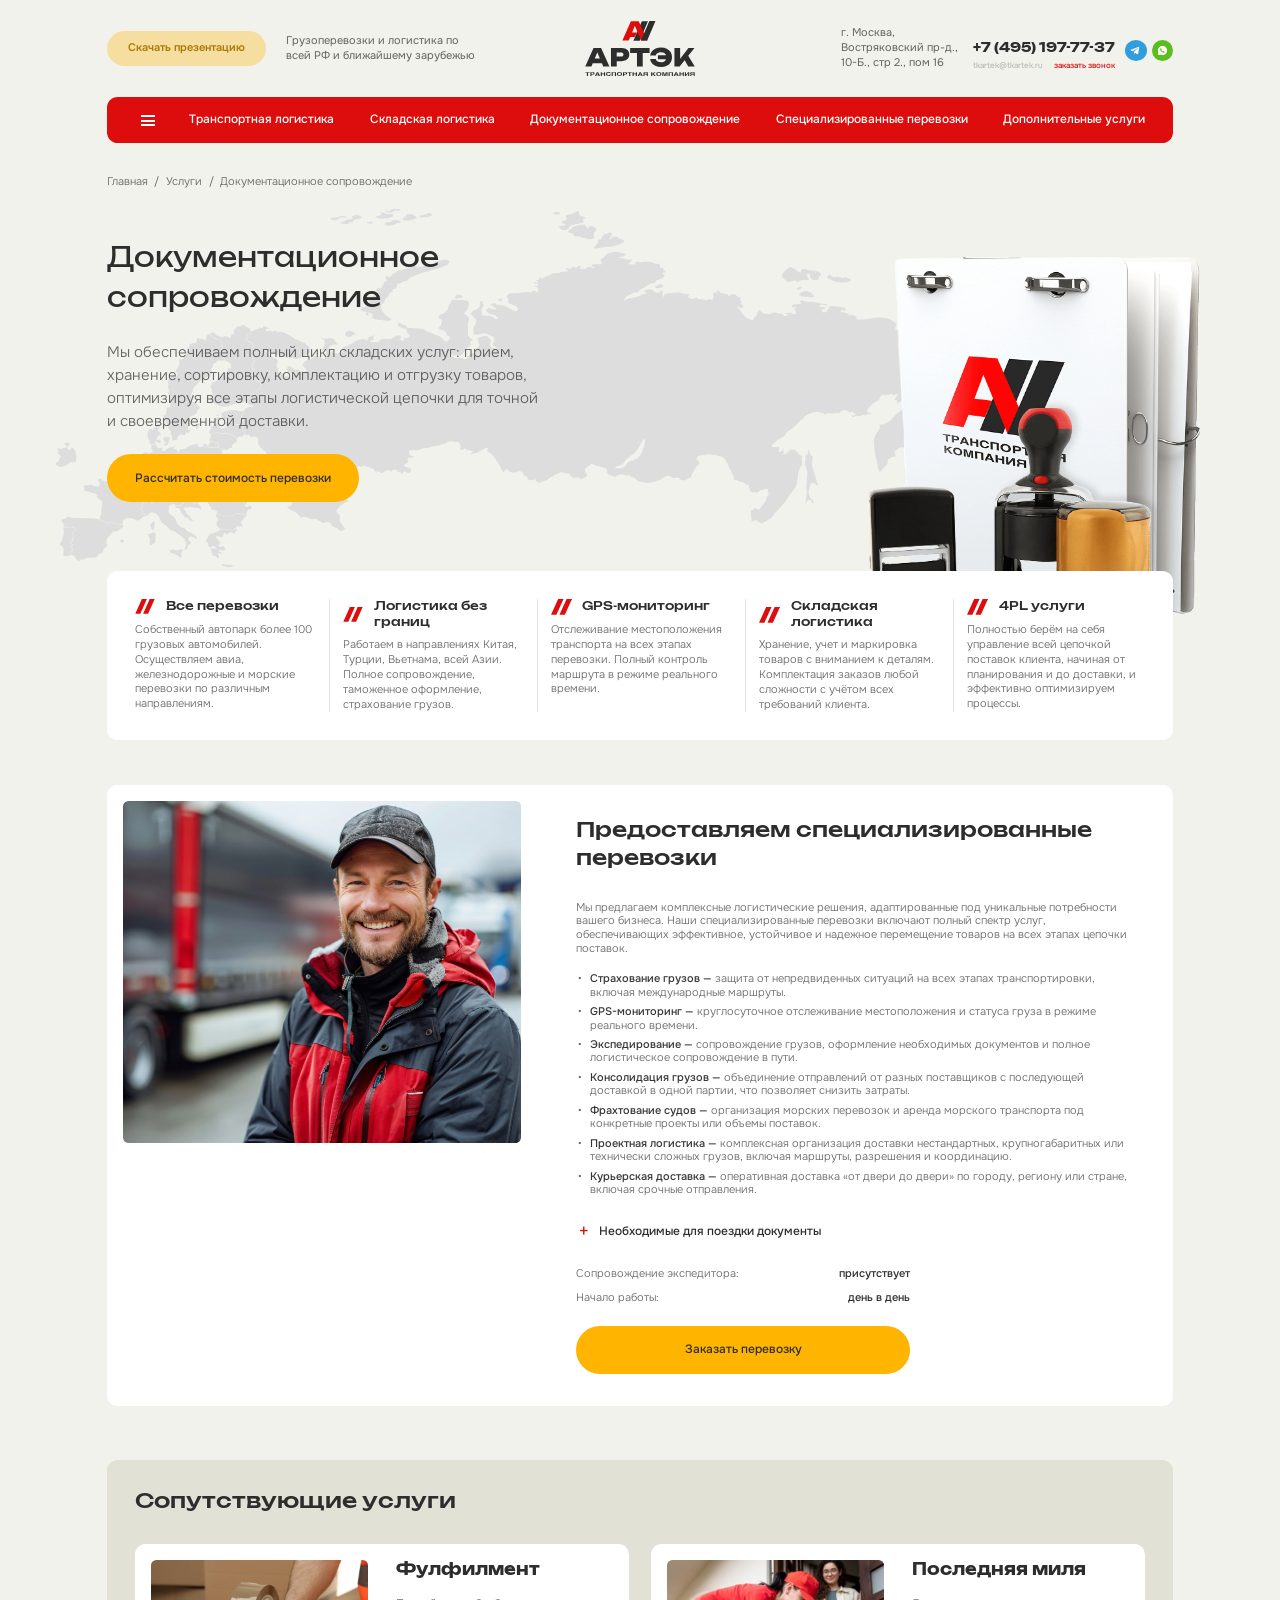
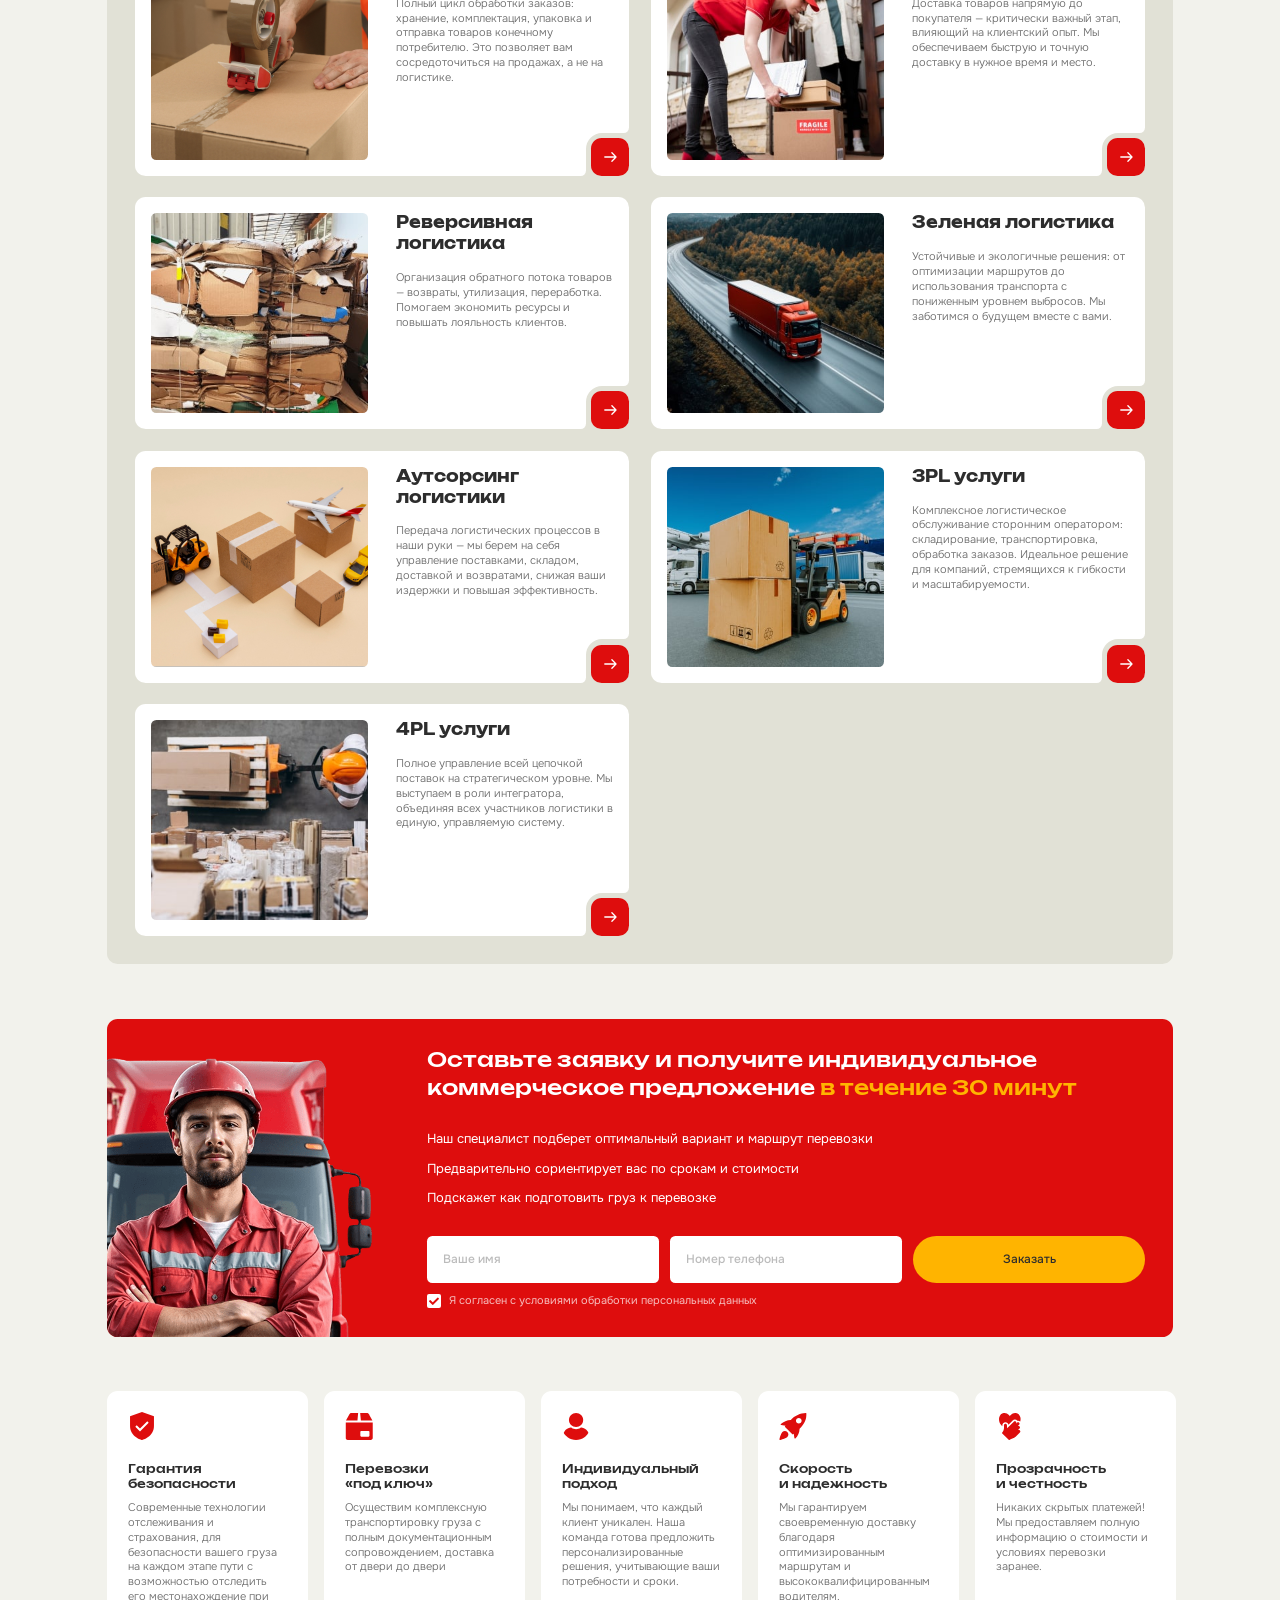
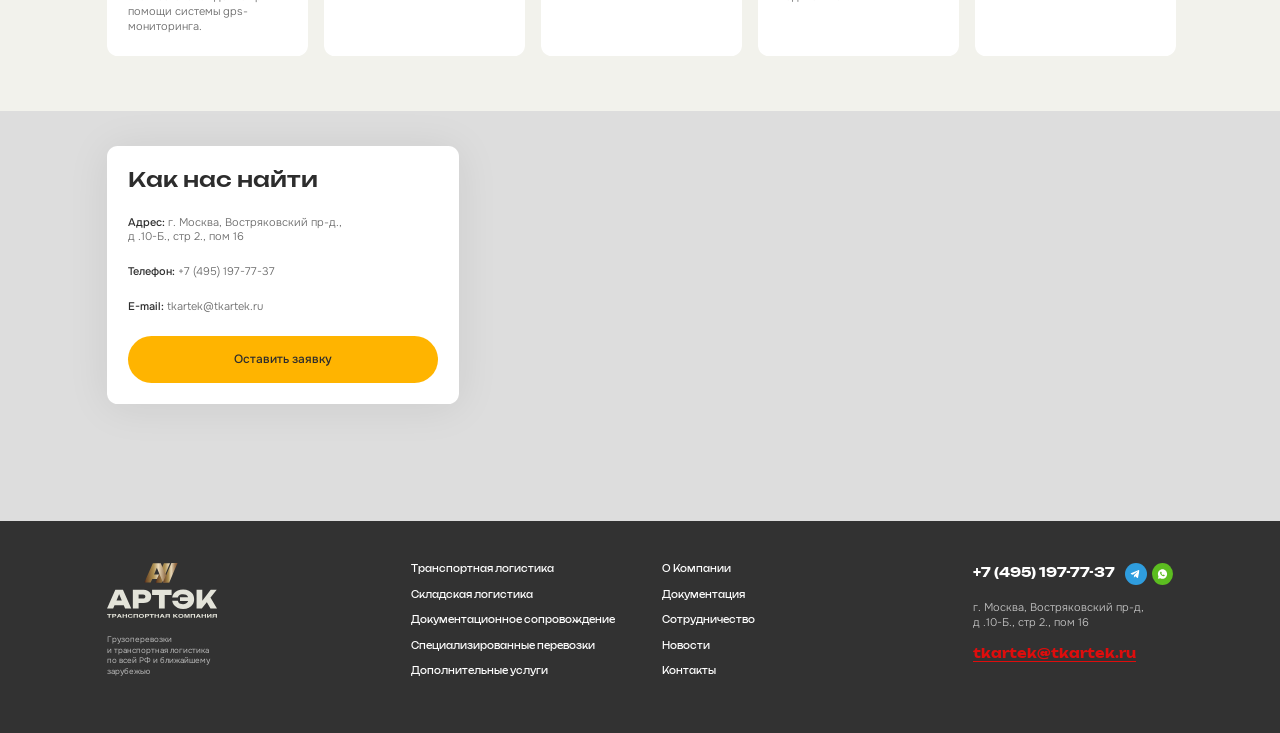
<file: documentation-support-old.html>
<!DOCTYPE html>
<!--[if lt IE 7]><html lang="ru" class="lt-ie9 lt-ie8 lt-ie7"><![endif]-->
<!--[if IE 7]><html lang="ru" class="lt-ie9 lt-ie8"><![endif]-->
<!--[if IE 8]><html lang="ru" class="lt-ie9"><![endif]-->
<!--[if gt IE 8]><!-->
<html lang="ru">
<!--<![endif]-->
<head>
	<meta charset="utf-8" />
	<title>Заголовок</title>
	<meta http-equiv="X-UA-Compatible" content="IE=edge" />
	<meta name="viewport" content="width=device-width, initial-scale=1, maximum-scale=1">
	<meta name="format-detection" content="telephone=no" />
	<link rel="shortcut icon" href="favicon.png" />
	<link rel="stylesheet" href="libs/bootstrap/bootstrap-grid.css" />
	<link rel="stylesheet" href="libs/fontawesome-free-5.12.0-web/css/all.min.css" />
	<link rel="stylesheet" href="libs/fancybox-master/dist/jquery.fancybox.min.css" />
	<link rel="stylesheet" href="libs/slick-1.5.9/slick/slick.css" />
	<link rel="stylesheet" href="css/fonts.css" />
	<link rel="stylesheet" href="css/main.css?ver=1.5" />
	<link rel="stylesheet" href="css/media.css?ver=1.5" />
</head>
<body> 

	<div class="wrapper">

		<header class="header">
			<div class="container">
				<div class="header__top">
					<div class="row">
						<div class="col-lg-5 col-3">
							<div class="header__about">
								<a href="#" class="btn-main">Скачать презентацию</a>
								<div class="logo-descr">Грузоперевозки и логистика по всей РФ и ближайшему зарубежью</div>
							</div>
							<span class='sandwich sandwich_mobile'>
								<span class='sw-topper'></span>
								<span class='sw-bottom'></span>
								<span class='sw-footer'></span>
							</span>
						</div>
						<div class="col-lg-2 col-6">
							<div class="logo-wrap">
								<a href="#" class="logo">
									<img src="img/logo.svg" alt="alt">
								</a>
							</div>
						</div>
						<div class="col-lg-5 col-3">
							<div class="header__contacts">
								<div class="header__info">г. Москва, <br>Востряковский пр-д., <br>10-Б., стр 2., пом 16</div>
								<div class="contacts-main">
									<div class="contacts-main__content">
										<a href="tel:+74951977737" class="phone-main">+7 (495) 197-77-37</a>
										<div class="contacts-main__wrap">
											<a href="mailto:tkartek@tkartek.ru" class="link-default">tkartek@tkartek.ru</a>
											<a href="#modal-callback" class="link-main fancybox">заказать звонок</a>
										</div>
									</div>
									<ul class="socials-list">
										<li><a href="#" target="_blank"><img src="img/tg.svg" alt="alt"></a></li>
										<li><a href="#" target="_blank"><img src="img/wp.svg" alt="alt"></a></li>
									</ul>
								</div>
							</div>
							<a href="tel:+74951977737" class="phone-mob"><i class="fas fa-phone-alt"></i></a>
						</div>
					</div>
				</div>
				<div class="header__bottom">
					<span class='sandwich sandwich_menu'>
						<span class='sw-topper'></span>
						<span class='sw-bottom'></span>
						<span class='sw-footer'></span>
					</span>
					<ul class="menu">
						<li><a href="#">Транспортная логистика</a></li>
						<li><a href="#">Складская логистика</a></li>
						<li><a href="#">Документационное сопровождение</a></li>
						<li><a href="#">Специализированные перевозки</a></li>
						<li><a href="#">Дополнительные услуги</a></li>
					</ul>
					<div class="menu-dropdown">
						<ul>
							<li><a href="#">О Компании</a></li>
							<li><a href="#">Документация</a></li>
							<li><a href="#">Сотрудничество</a></li>
							<li><a href="#">Новости</a></li>
							<li><a href="#">Контакты</a></li>
						</ul>
					</div>
				</div>
			</div>
			<div class="menu-mobile">
				<ul class="menu">
					<li><a href="#">О Компании</a></li>
					<li><a href="#">Документация</a></li>
					<li><a href="#">Сотрудничество</a></li>
					<li><a href="#">Новости</a></li>
					<li><a href="#">Контакты</a></li>
					<li><a href="#">Транспортная логистика</a></li>
					<li><a href="#">Складская логистика</a></li>
					<li><a href="#">Документационное сопровождение</a></li>
					<li><a href="#">Специализированные перевозки</a></li>
					<li><a href="#">Дополнительные услуги</a></li>
				</ul>
				<div class="header__info">г. Москва, <br>Востряковский пр-д., <br>10-Б., стр 2., пом 16</div>
				<div class="contacts-main">
					<div class="contacts-main__content">
						<a href="tel:+74951977737" class="phone-main">+7 (495) 197-77-37</a>
						<div class="contacts-main__wrap">
							<a href="mailto:tkartek@tkartek.ru" class="link-default">tkartek@tkartek.ru</a>
							<a href="#modal-callback" class="link-main fancybox">заказать звонок</a>
						</div>
					</div>
					<ul class="socials-list">
						<li><a href="#" target="_blank"><img src="img/tg.svg" alt="alt"></a></li>
						<li><a href="#" target="_blank"><img src="img/wp.svg" alt="alt"></a></li>
					</ul>
				</div>
			</div>
			<div class="menu-overlay"></div>
		</header>

		<section class="billbord billbord_page">
			<div class="container">
				<ul class="breadcrumbs">
					<li><a href="#">Главная</a></li>
					<li><a href="#">Услуги</a></li>
					<li>Документационное сопровождение</li>
				</ul>
				<div class="row">
					<div class="col-lg-5">
						<div class="billbord__content">
							<h1 class="title-big">Документационное сопровождение</h1>
							<div class="descr-big">Мы обеспечиваем полный цикл складских услуг: прием, хранение, сортировку, комплектацию и отгрузку товаров, оптимизируя все этапы логистической цепочки для точной и своевременной доставки.</div>
							<a href="#modal-application" class="btn-main fancybox">Рассчитать стоимость перевозки</a>	
						</div>
					</div>
				</div>
				<div class="benefits">
					<div class="slider-elements">
						<div>
							<div class="item-benefit">
								<div class="title-small">Все перевозки</div>
								<p>Собственный автопарк более 100 грузовых автомобилей. Осуществляем авиа, железнодорожные и морские перевозки по различным направлениям.</p>
							</div>
						</div>
						<div>
							<div class="item-benefit">
								<div class="title-small">Логистика без границ</div>
								<p>Работаем в направлениях Китая, Турции, Вьетнама, всей Азии. Полное сопровождение, таможенное оформление, страхование грузов.</p>
							</div>
						</div>
						<div>
							<div class="item-benefit">
								<div class="title-small">GPS-мониторинг</div>
								<p>Отслеживание местоположения транспорта на всех этапах перевозки. Полный контроль маршрута в режиме реального времени.</p>
							</div>
						</div>
						<div>
							<div class="item-benefit">
								<div class="title-small">Складская логистика</div>
								<p>Хранение, учет и маркировка товаров с вниманием к деталям. Комплектация заказов любой сложности с учётом всех требований клиента.</p>
							</div>
						</div>
						<div>
							<div class="item-benefit">
								<div class="title-small">4PL услуги</div>
								<p>Полностью берём на себя управление всей цепочкой поставок клиента, начиная от планирования и до доставки, и эффективно оптимизируем процессы.</p>
							</div>
						</div>
					</div>
				</div>
			</div>
			<div class="billbord__image">
				<img src="img/billbord6.png" alt="alt">
			</div>
		</section>

		<section class="service-main">
			<div class="container">
				<div class="service-main__block">
					<div class="row">
						<div class="col-lg-5">
							<div class="service-main__image">
								<img src="img/service_about1.jpg" alt="alt">
							</div>
						</div>
						<div class="col-lg-7">
							<div class="service-main__content">
								<h2 class="title-section">Предоставляем специализированные перевозки</h2>
								<p>Мы предлагаем комплексные логистические решения, адаптированные под уникальные потребности вашего бизнеса. Наши специализированные перевозки включают полный спектр услуг, обеспечивающих эффективное, устойчивое и надежное перемещение товаров на всех этапах цепочки поставок.</p>
								<ul>
									<li><strong>Страхование грузов —</strong> защита от непредвиденных ситуаций на всех этапах транспортировки, включая международные маршруты.</li>
									<li><strong>GPS-мониторинг —</strong> круглосуточное отслеживание местоположения и статуса груза в режиме реального времени.</li>
									<li><strong>Экспедирование —</strong> сопровождение грузов, оформление необходимых документов и полное логистическое сопровождение в пути.</li>
									<li><strong>Консолидация грузов —</strong> объединение отправлений от разных поставщиков с последующей доставкой в одной партии, что позволяет снизить затраты.</li>
									<li><strong>Фрахтование судов —</strong> организация морских перевозок и аренда морского транспорта под конкретные проекты или объемы поставок.</li>
									<li><strong>Проектная логистика —</strong> комплексная организация доставки нестандартных, крупногабаритных или технически сложных грузов, включая маршруты, разрешения и координацию.</li>
									<li><strong>Курьерская доставка —</strong> оперативная доставка «от двери до двери» по городу, региону или стране, включая срочные отправления.</li>
								</ul>
								<div class="item-dropdown">
									<div class="item-dropdown__head">Необходимые для поездки документы</div>
									<div class="item-dropdown__content">
										<p>Lorem ipsum dolor sit amet, consectetur adipiscing elit, sed do eiusmod tempor incididunt ut labore et dolore magna aliqua. Ut enim ad minim veniam, quis nostrud exercitation ullamco laboris nisi ut aliquip ex ea commodo consequat.</p>
									</div>
								</div>
								<div class="service-main__info">
									<div class="features">
										<div class="feature">
											<div class="feature__title">Сопровождение экспедитора:</div>
											<div class="feature__value">присутствует</div>
										</div>
										<div class="feature">
											<div class="feature__title">Начало работы:</div>
											<div class="feature__value">день в день</div>
										</div>
									</div>
									<a href="#modal-application" class="btn-main fancybox">Заказать перевозку</a>
								</div>
							</div>
						</div>
					</div>
				</div>
			</div>
		</section>

		<section class="related-services">
			<div class="container">
				<div class="content-section">
					<h2 class="title-section">Сопутствующие услуги</h2>
					<div class="row row_items">
						<div class="col-lg-6">
							<div class="item-box">
								<div class="row">
									<div class="col-sm-6">
										<a href="#" class="item-box__image">
											<img src="img/item_service1.jpg" alt="alt">
										</a>
									</div>
									<div class="col-sm-6">
										<a href="#" class="item-box__title">Фулфилмент</a>
										<div class="item-box__text">
											<p>Полный цикл обработки заказов: хранение, комплектация, упаковка и отправка товаров конечному потребителю. Это позволяет вам сосредоточиться на продажах, а не на логистике.</p>
										</div>
									</div>
								</div>
								<a href="#" class="item-box__btn"><img src="img/arrow.svg" alt="alt"></a>
								<div class="item-box__bg"></div>
							</div>
						</div>
						<div class="col-lg-6">
							<div class="item-box">
								<div class="row">
									<div class="col-sm-6">
										<a href="#" class="item-box__image">
											<img src="img/item_service2.jpg" alt="alt">
										</a>
									</div>
									<div class="col-sm-6">
										<a href="#" class="item-box__title">Последняя миля</a>
										<div class="item-box__text">
											<p>Доставка товаров напрямую до покупателя — критически важный этап, влияющий на клиентский опыт. Мы обеспечиваем быструю и точную доставку в нужное время и место.</p>
										</div>
									</div>
								</div>
								<a href="#" class="item-box__btn"><img src="img/arrow.svg" alt="alt"></a>
								<div class="item-box__bg"></div>
							</div>
						</div>
						<div class="col-lg-6">
							<div class="item-box">
								<div class="row">
									<div class="col-sm-6">
										<a href="#" class="item-box__image">
											<img src="img/item_service3.jpg" alt="alt">
										</a>
									</div>
									<div class="col-sm-6">
										<a href="#" class="item-box__title">Реверсивная логистика</a>
										<div class="item-box__text">
											<p>Организация обратного потока товаров — возвраты, утилизация, переработка. Помогаем экономить ресурсы и повышать лояльность клиентов.</p>
										</div>
									</div>
								</div>
								<a href="#" class="item-box__btn"><img src="img/arrow.svg" alt="alt"></a>
								<div class="item-box__bg"></div>
							</div>
						</div>
						<div class="col-lg-6">
							<div class="item-box">
								<div class="row">
									<div class="col-sm-6">
										<a href="#" class="item-box__image">
											<img src="img/item_service4.jpg" alt="alt">
										</a>
									</div>
									<div class="col-sm-6">
										<a href="#" class="item-box__title">Зеленая логистика</a>
										<div class="item-box__text">
											<p>Устойчивые и экологичные решения: от оптимизации маршрутов до использования транспорта с пониженным уровнем выбросов. Мы заботимся о будущем вместе с вами.</p>
										</div>
									</div>
								</div>
								<a href="#" class="item-box__btn"><img src="img/arrow.svg" alt="alt"></a>
								<div class="item-box__bg"></div>
							</div>
						</div>
						<div class="col-lg-6">
							<div class="item-box">
								<div class="row">
									<div class="col-sm-6">
										<a href="#" class="item-box__image">
											<img src="img/item_service5.jpg" alt="alt">
										</a>
									</div>
									<div class="col-sm-6">
										<a href="#" class="item-box__title">⁠Аутсорсинг логистики</a>
										<div class="item-box__text">
											<p>Передача логистических процессов в наши руки — мы берем на себя управление поставками, складом, доставкой и возвратами, снижая ваши издержки и повышая эффективность.</p>
										</div>
									</div>
								</div>
								<a href="#" class="item-box__btn"><img src="img/arrow.svg" alt="alt"></a>
								<div class="item-box__bg"></div>
							</div>
						</div>
						<div class="col-lg-6">
							<div class="item-box">
								<div class="row">
									<div class="col-sm-6">
										<a href="#" class="item-box__image">
											<img src="img/item_service6.jpg" alt="alt">
										</a>
									</div>
									<div class="col-sm-6">
										<a href="#" class="item-box__title">3PL услуги</a>
										<div class="item-box__text">
											<p>Комплексное логистическое обслуживание сторонним оператором: складирование, транспортировка, обработка заказов. Идеальное решение для компаний, стремящихся к гибкости и масштабируемости.</p>
										</div>
									</div>
								</div>
								<a href="#" class="item-box__btn"><img src="img/arrow.svg" alt="alt"></a>
								<div class="item-box__bg"></div>
							</div>
						</div>
						<div class="col-lg-6">
							<div class="item-box">
								<div class="row">
									<div class="col-sm-6">
										<a href="#" class="item-box__image">
											<img src="img/item_service7.jpg" alt="alt">
										</a>
									</div>
									<div class="col-sm-6">
										<a href="#" class="item-box__title">⁠4PL услуги </a>
										<div class="item-box__text">
											<p>Полное управление всей цепочкой поставок на стратегическом уровне. Мы выступаем в роли интегратора, объединяя всех участников логистики в единую, управляемую систему.</p>
										</div>
									</div>
								</div>
								<a href="#" class="item-box__btn"><img src="img/arrow.svg" alt="alt"></a>
								<div class="item-box__bg"></div>
							</div>
						</div>
					</div>
				</div>
			</div>
		</section>

		<section class="consultation">
			<div class="container">
				<div class="consultation__block">
					<div class="row">
						<div class="col-lg-9 offset-lg-3">
							<div class="consultation__content">
								<h2 class="title-section">Оставьте заявку и получите индивидуальное коммерческое предложение <span>в течение 30 минут</span></h2>
								<div class="consultation__text">
									<p>Наш специалист подберет оптимальный вариант и маршрут перевозки</p>
									<p>Предварительно сориентирует вас по срокам и стоимости</p>
									<p>Подскажет как подготовить груз к перевозке</p>
								</div>
								<form>
									<div class="row row_small">
										<div class="col-md-4">
											<div class="item-form">
												<input type="text" placeholder="Ваше имя" required>
											</div>
										</div>
										<div class="col-md-4">
											<div class="item-form">
												<input type="tel" placeholder="Номер телефона" class="input-phone" inputmode="numeric" required>
											</div>
										</div>
										<div class="col-md-4">
											<input type="submit" class="btn-main" value="Заказать">
										</div>
									</div>
									<div class="checkbox">
										<label>
											<input type="checkbox" required="required" checked="checked" />
											<span>Я согласен с условиями обработки персональных данных</span>
										</label>
									</div>
								</form>
							</div>
						</div>
					</div>
					<div class="consultation__image">
						<img src="img/consultation.png" alt="alt">
					</div>
				</div>
			</div>
		</section>

		<section class="advantages">
			<div class="container">
				<div class="slider-elements">
					<div>
						<div class="item-advantage">
							<div class="icon-page">
								<img src="img/ic_avd1.svg" alt="alt">
							</div>
							<h3 class="title-small">Гарантия <br>безопасности</h3>
							<p>Современные технологии отслеживания и страхования, для безопасности вашего груза на каждом этапе пути с возможностью отследить его местонахождение при помощи системы gps-мониторинга.</p>
						</div>
					</div>
					<div>
						<div class="item-advantage">
							<div class="icon-page">
								<img src="img/ic_avd2.svg" alt="alt">
							</div>
							<h3 class="title-small">Перевозки <br>«под ключ»</h3>
							<p>Осуществим комплексную транспортировку груза с полным документационным сопровождением, доставка от двери до двери</p>
						</div>
					</div>
					<div>
						<div class="item-advantage">
							<div class="icon-page">
								<img src="img/ic_avd3.svg" alt="alt">
							</div>
							<h3 class="title-small">Индивидуальный подход</h3>
							<p>Мы понимаем, что каждый клиент уникален. Наша команда готова предложить персонализированные решения, учитывающие ваши потребности и сроки.</p>
						</div>
					</div>
					<div>
						<div class="item-advantage">
							<div class="icon-page">
								<img src="img/ic_avd4.svg" alt="alt">
							</div>
							<h3 class="title-small">Скорость <br>и надежность</h3>
							<p>Мы гарантируем своевременную доставку благодаря оптимизированным маршрутам и высококвалифицированным водителям.</p>
						</div>
					</div>
					<div>
						<div class="item-advantage">
							<div class="icon-page">
								<img src="img/ic_avd5.svg" alt="alt">
							</div>
							<h3 class="title-small">Прозрачность <br>и честность</h3>
							<p>Никаких скрытых платежей! Мы предоставляем полную информацию о стоимости и условиях перевозки заранее.</p>
						</div>
					</div>
				</div>
			</div>
		</section>

		<section class="contacts">
			<div class="container">
				<div class="contacts__wrapper">
					<div class="contacts-block">
						<h2 class="title-section">Как нас найти</h2>
						<div class="contacts-block__item"><strong>Адрес:</strong> г. Москва, Востряковский пр-д., <br>д .10-Б., стр 2., пом 16</div>
						<div class="contacts-block__item"><strong>Телефон:</strong> <a href="tel:+74951977737">+7 (495) 197-77-37</a></div>
						<div class="contacts-block__item"><strong>E-mail: </strong> <a href="mailto:tkartek@tkartek.ru">tkartek@tkartek.ru</a></div>
						<a href="#modal-application" class="btn-main fancybox">Оставить заявку</a>
					</div>
				</div>
			</div>
			<div id="map"></div>
		</section>

		<footer class="footer">
			<div class="container">
				<div class="row">
					<div class="col-lg-3">
						<div class="footer__logo">
							<a href="#" class="logo">
								<img src="img/logo2.svg" alt="alt">
							</a>
							<div class="logo-descr">Грузоперевозки <br>и транспортная логистика по всей РФ и ближайшему зарубежью</div>
						</div>
					</div>
					<div class="col-lg-6">
						<ul class="footer__nav">
							<li><a href="#">Транспортная логистика</a></li>
							<li><a href="#">Складская логистика</a></li>
							<li><a href="#">Документационное сопровождение</a></li>
							<li><a href="#">Специализированные перевозки</a></li>
							<li><a href="#">Дополнительные услуги</a></li>
							<li><a href="#">О Компании</a></li>
							<li><a href="#">Документация</a></li>
							<li><a href="#">Сотрудничество</a></li>
							<li><a href="#">Новости</a></li>
							<li><a href="#">Контакты</a></li>
						</ul>
					</div>
					<div class="col-lg-3">
						<div class="footer__right">
							<div class="footer__contacts">
								<div class="contacts-main">
									<div class="contacts-main__content">
										<a href="tel:+74951977737" class="phone-main">+7 (495) 197-77-37</a>
									</div>
									<ul class="socials-list">
										<li><a href="#" target="_blank"><img src="img/tg.svg" alt="alt"></a></li>
										<li><a href="#" target="_blank"><img src="img/wp.svg" alt="alt"></a></li>
									</ul>
								</div>
								<div class="footer__location">г. Москва, Востряковский пр-д, <br>д .10-Б., стр 2., пом 16</div>
								<a href="mailto:tkartek@tkartek.ru" class="mail-main">tkartek@tkartek.ru</a>
							</div>
						</div>
					</div>
				</div>
			</div>
		</footer>
		
	</div>

	<div id="modal-callback" class="modal-block">
		<div class="modal-wrap">
			<div class="title-section">Закажите звонок</div>
			<div class="descr-modal">и наш менеджер свяжется с вами в течение 30 минут</div>
			<form>
				<div class="item-form">
					<input type="text" placeholder="Ваше имя" required>
				</div>
				<div class="item-form">
					<input type="tel" placeholder="Номер телефона" class="input-phone" inputmode="numeric" required>
				</div>
				<input type="submit" class="btn-main" value="Отправить">
				<div class="checkbox">
					<label>
						<input type="checkbox" required="required" checked="checked" />
						<span>Я согласен с условиями обработки персональных данных</span>
					</label>
				</div>
			</form>
		</div>
	</div>

	<div id="modal-application" class="modal-block">
		<div class="modal-wrap">
			<div class="title-section">Оставьте заявку</div>
			<div class="descr-modal">и получите индивидуальное <br>коммерческое предложение в течение 30 минут</div>
			<form>
				<div class="row">
					<div class="col-12">
						<div class="item-form">
							<input type="text" placeholder="Ваше имя" required>
						</div>
					</div>
					<div class="col-md-6">
						<div class="item-form">
							<input type="tel" placeholder="Номер телефона" class="input-phone" inputmode="numeric" required>
						</div>
					</div>
					<div class="col-md-6">
						<div class="item-form">
							<input type="email" placeholder="Почта" inputmode="email" required>
						</div>
					</div>
				</div>
				<div class="title-small">Параметры груза:</div>
				<div class="row">
					<div class="col-md-6">
						<div class="item-form item-form_location">
							<input type="text" placeholder="Откуда" required>
						</div>
					</div>
					<div class="col-md-6">
						<div class="item-form item-form_location">
							<input type="text" placeholder="Куда" required>
						</div>
					</div>
					<div class="col-md-4">
						<div class="item-form">
							<input type="text" placeholder="Вес" required>
						</div>
					</div>
					<div class="col-md-4">
						<div class="item-form">
							<input type="text" placeholder="Габариты" required>
						</div>
					</div>
					<div class="col-md-4">
						<div class="item-form">
							<input type="text" placeholder="Объем м³" required>
						</div>
					</div>
					<div class="col-12">
						<div class="item-form">
							<input type="text" placeholder="Комментарий" required>
						</div>
					</div>
				</div>
				<input type="submit" class="btn-main" value="Рассчитать стоимость услуги">
				<div class="checkbox">
					<label>
						<input type="checkbox" required="required" checked="checked" />
						<span>Я согласен с условиями обработки персональных данных</span>
					</label>
				</div>
			</form>
		</div>
	</div>

	<!--[if lt IE 9]>
	<script src="libs/html5shiv/es5-shim.min.js"></script>
	<script src="libs/html5shiv/html5shiv.min.js"></script>
	<script src="libs/html5shiv/html5shiv-printshiv.min.js"></script>
	<script src="libs/respond/respond.min.js"></script>
	<![endif]-->
	<script src="libs/jquery/jquery-3.6.0.min.js"></script>
	<script src="libs/jquery-mousewheel/jquery.mousewheel.min.js"></script>
	<script src="libs/fancybox-master/dist/jquery.fancybox.min.js"></script>
	<script src="libs/slick-1.5.9/slick/slick.min.js"></script>
	<script src="libs/mask/jquery.maskedinput.js"></script>
	<script src="js/common.js?ver=1.5"></script>
	<script src="https://api-maps.yandex.ru/2.1/?lang=ru_RU"></script>
	<script>
		$(document).ready(function () {
			ymaps.ready(init);

			function init() {
				var myMap = new ymaps.Map('map', {
					center: [55.576559, 37.622917],
					zoom: 12
				}, {
					searchControlProvider: 'yandex#search'
				});

				var iconSize = window.matchMedia("(max-width: 1600px)").matches ? [40, 55] : [64, 87];
				var iconOffset = window.matchMedia("(max-width: 1600px)").matches ? [-20, -55] : [-32, -87];
				var balloonOffset = window.matchMedia("(max-width: 1600px)").matches ? [0, -55] : [0, -87];

				myPlacemark = new ymaps.Placemark([55.576559, 37.622917], {
				}, {
					iconLayout: 'default#image',
					iconImageHref: 'img/pin.svg',
					hideIconOnBalloonOpen: false,
					iconImageSize: iconSize,
					iconImageOffset: iconOffset,
					balloonOffset: balloonOffset
				});
				myMap.controls.remove('searchControl');
				myMap.behaviors.disable('scrollZoom');
				myMap.geoObjects.add(myPlacemark);

				window.matchMedia("(max-width: 1600px)").addEventListener("change", function (e) {
					var newSize = e.matches ? [40, 55] : [64, 87];
					var newOffset = e.matches ? [-20, -55] : [-32, -87];
					var newBalloonOffset = e.matches ? [0, -55] : [0, -87];

					myPlacemark.options.set({
						iconImageSize: newSize,
						iconImageOffset: newOffset,
						balloonOffset: newBalloonOffset
					});
				});
			}
		});
	</script>
	<!-- Yandex.Metrika counter --><!-- /Yandex.Metrika counter -->
	<!-- Google Analytics counter --><!-- /Google Analytics counter -->
</body>
</html>
</file>
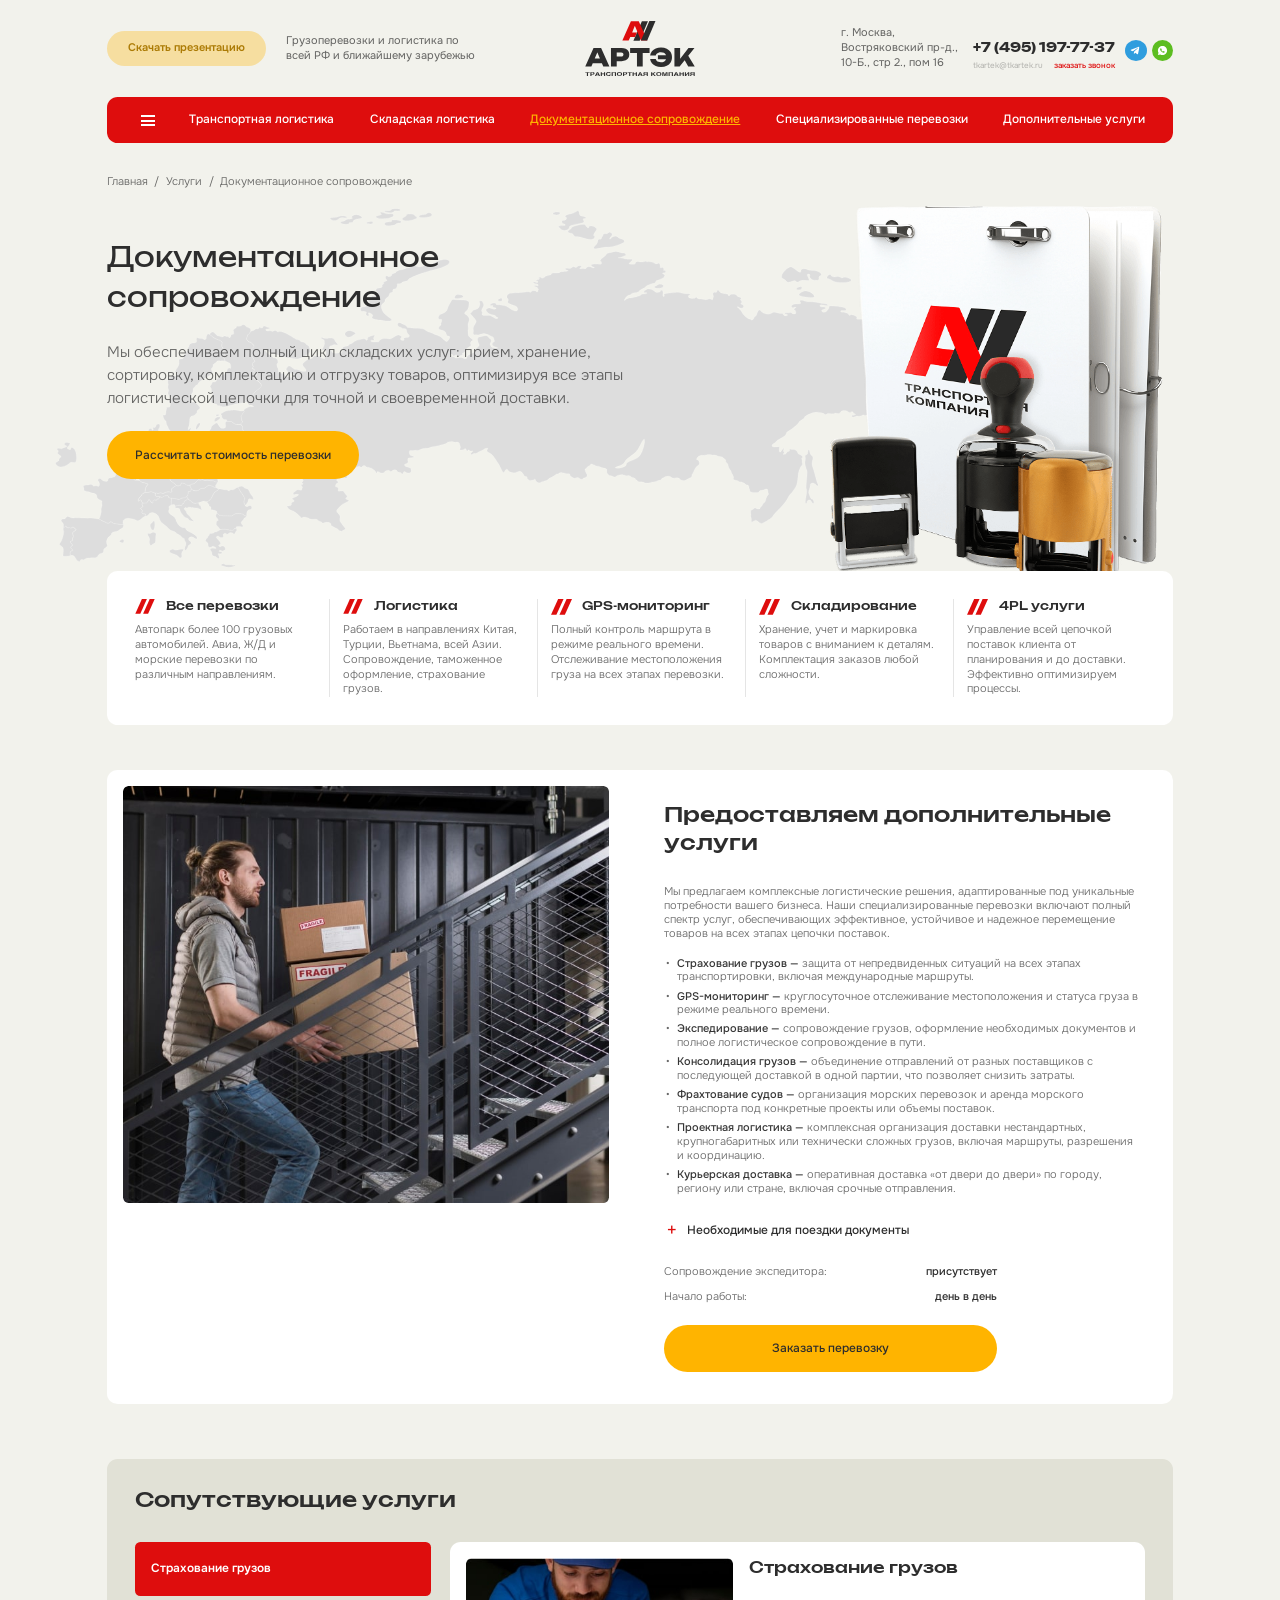
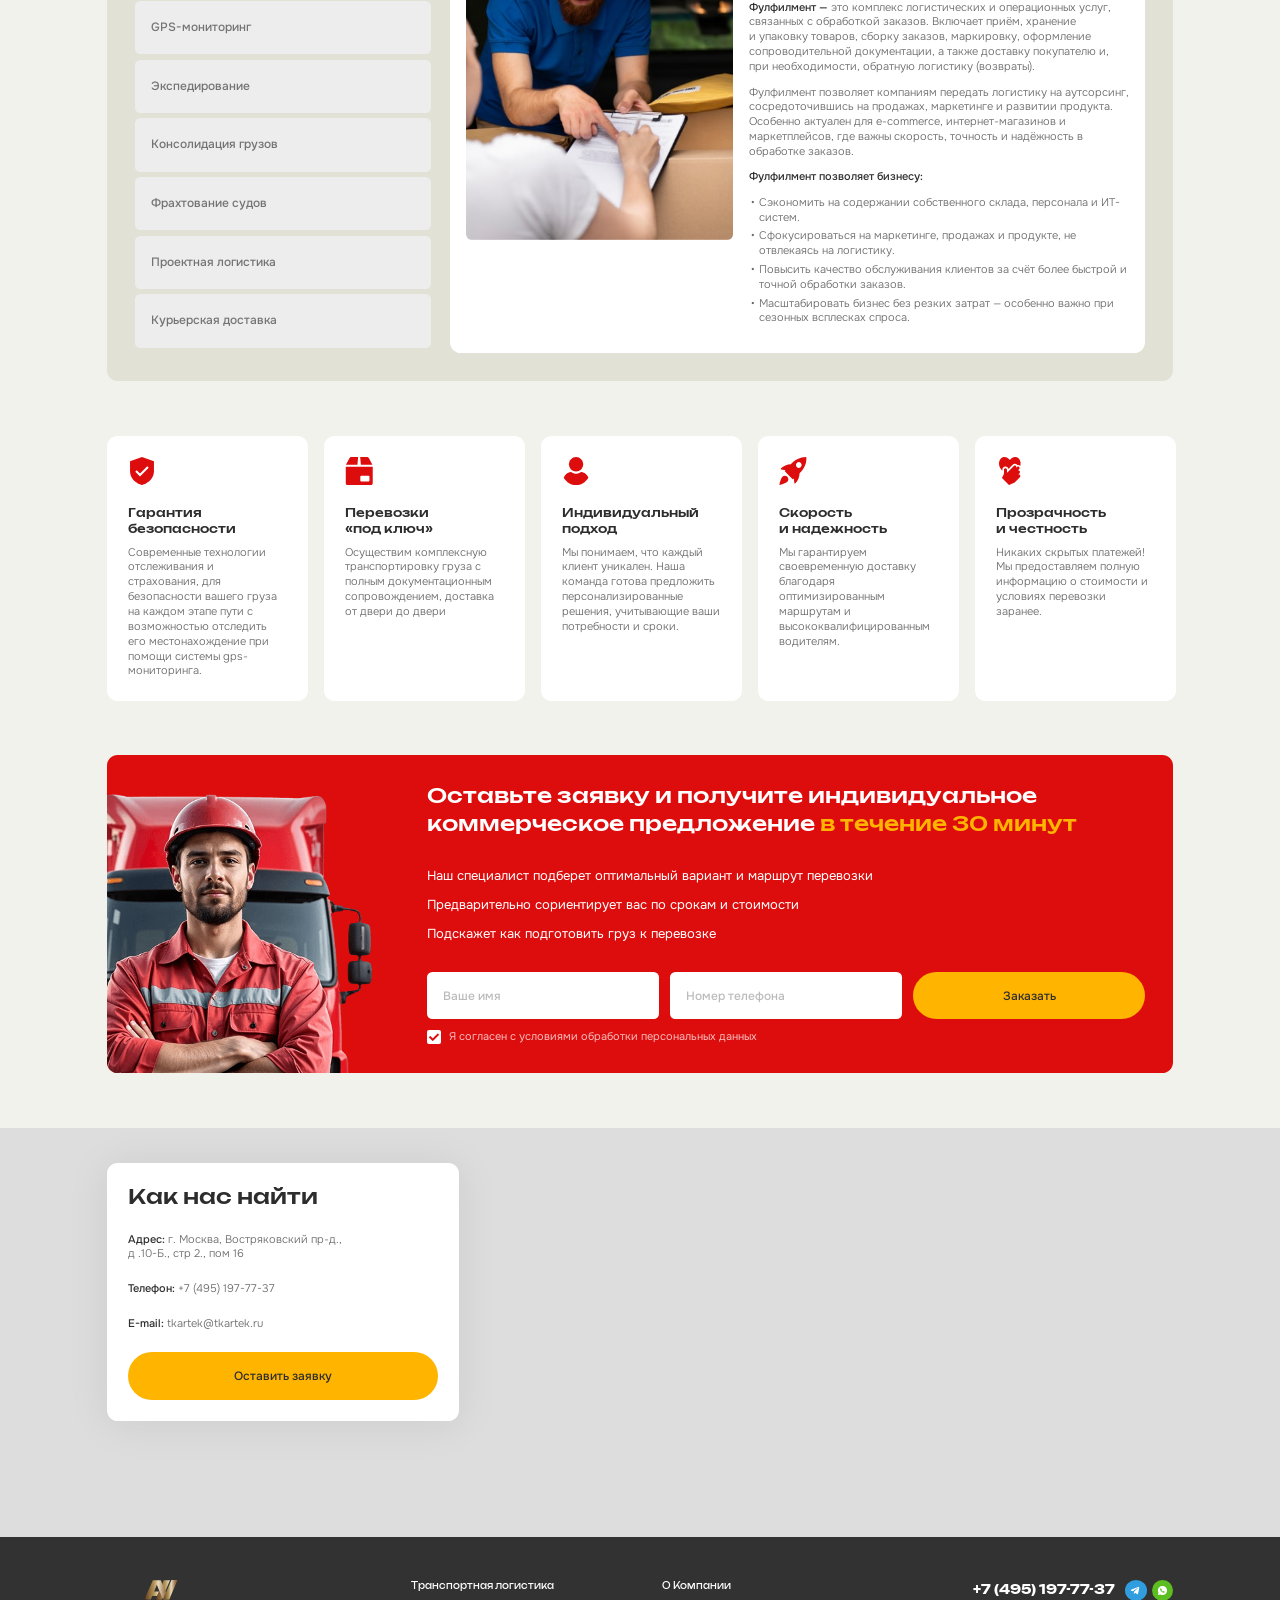
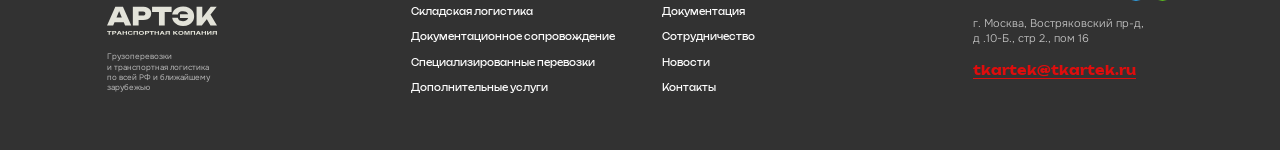
<file: documentation-support.html>
<!DOCTYPE html>
<!--[if lt IE 7]><html lang="ru" class="lt-ie9 lt-ie8 lt-ie7"><![endif]-->
<!--[if IE 7]><html lang="ru" class="lt-ie9 lt-ie8"><![endif]-->
<!--[if IE 8]><html lang="ru" class="lt-ie9"><![endif]-->
<!--[if gt IE 8]><!-->
<html lang="ru">
<!--<![endif]-->
<head>
	<meta charset="utf-8" />
	<title>Заголовок</title>
	<meta http-equiv="X-UA-Compatible" content="IE=edge" />
	<meta name="viewport" content="width=device-width, initial-scale=1, maximum-scale=1">
	<meta name="format-detection" content="telephone=no" />
	<link rel="shortcut icon" href="favicon.png" />
	<link rel="stylesheet" href="libs/bootstrap/bootstrap-grid.css" />
	<link rel="stylesheet" href="libs/fontawesome-free-5.12.0-web/css/all.min.css" />
	<link rel="stylesheet" href="libs/fancybox-master/dist/jquery.fancybox.min.css" />
	<link rel="stylesheet" href="libs/slick-1.5.9/slick/slick.css" />
	<link rel="stylesheet" href="css/fonts.css" />
	<link rel="stylesheet" href="css/main.css?ver=1.5" />
	<link rel="stylesheet" href="css/media.css?ver=1.5" />
</head>
<body> 

	<div class="wrapper">

		<header class="header">
			<div class="container">
				<div class="header__top">
					<div class="row">
						<div class="col-lg-5 col-3">
							<div class="header__about">
								<a href="#" class="btn-main">Скачать презентацию</a>
								<div class="logo-descr">Грузоперевозки и логистика по всей РФ и ближайшему зарубежью</div>
							</div>
							<span class='sandwich sandwich_mobile'>
								<span class='sw-topper'></span>
								<span class='sw-bottom'></span>
								<span class='sw-footer'></span>
							</span>
						</div>
						<div class="col-lg-2 col-6">
							<div class="logo-wrap">
								<a href="#" class="logo">
									<img src="img/logo.svg" alt="alt">
								</a>
							</div>
						</div>
						<div class="col-lg-5 col-3">
							<div class="header__contacts">
								<div class="header__info">г. Москва, <br>Востряковский пр-д., <br>10-Б., стр 2., пом 16</div>
								<div class="contacts-main">
									<div class="contacts-main__content">
										<a href="tel:+74951977737" class="phone-main">+7 (495) 197-77-37</a>
										<div class="contacts-main__wrap">
											<a href="mailto:tkartek@tkartek.ru" class="link-default">tkartek@tkartek.ru</a>
											<a href="#modal-callback" class="link-main fancybox">заказать звонок</a>
										</div>
									</div>
									<ul class="socials-list">
										<li><a href="#" target="_blank"><img src="img/tg.svg" alt="alt"></a></li>
										<li><a href="#" target="_blank"><img src="img/wp.svg" alt="alt"></a></li>
									</ul>
								</div>
							</div>
							<a href="tel:+74951977737" class="phone-mob"><i class="fas fa-phone-alt"></i></a>
						</div>
					</div>
				</div>
				<div class="header__bottom">
					<span class='sandwich sandwich_menu'>
						<span class='sw-topper'></span>
						<span class='sw-bottom'></span>
						<span class='sw-footer'></span>
					</span>
					<ul class="menu">
						<li><a href="#">Транспортная логистика</a></li>
						<li><a href="#">Складская логистика</a></li>
						<li class="active"><a href="#">Документационное сопровождение</a></li>
						<li><a href="#">Специализированные перевозки</a></li>
						<li><a href="#">Дополнительные услуги</a></li>
					</ul>
					<div class="menu-dropdown">
						<ul>
							<li><a href="#">О Компании</a></li>
							<li><a href="#">Документация</a></li>
							<li><a href="#">Сотрудничество</a></li>
							<li><a href="#">Новости</a></li>
							<li><a href="#">Контакты</a></li>
						</ul>
					</div>
				</div>
			</div>
			<div class="menu-mobile">
				<ul class="menu">
					<li><a href="#">О Компании</a></li>
					<li><a href="#">Документация</a></li>
					<li><a href="#">Сотрудничество</a></li>
					<li><a href="#">Новости</a></li>
					<li><a href="#">Контакты</a></li>
					<li><a href="#">Транспортная логистика</a></li>
					<li><a href="#">Складская логистика</a></li>
					<li><a href="#">Документационное сопровождение</a></li>
					<li><a href="#">Специализированные перевозки</a></li>
					<li><a href="#">Дополнительные услуги</a></li>
				</ul>
				<div class="header__info">г. Москва, <br>Востряковский пр-д., <br>10-Б., стр 2., пом 16</div>
				<div class="contacts-main">
					<div class="contacts-main__content">
						<a href="tel:+74951977737" class="phone-main">+7 (495) 197-77-37</a>
						<div class="contacts-main__wrap">
							<a href="mailto:tkartek@tkartek.ru" class="link-default">tkartek@tkartek.ru</a>
							<a href="#modal-callback" class="link-main fancybox">заказать звонок</a>
						</div>
					</div>
					<ul class="socials-list">
						<li><a href="#" target="_blank"><img src="img/tg.svg" alt="alt"></a></li>
						<li><a href="#" target="_blank"><img src="img/wp.svg" alt="alt"></a></li>
					</ul>
				</div>
			</div>
			<div class="menu-overlay"></div>
		</header>

		<section class="billbord billbord_documentation billbord_page">
			<div class="container">
				<ul class="breadcrumbs">
					<li><a href="#">Главная</a></li>
					<li><a href="#">Услуги</a></li>
					<li>Документационное сопровождение</li>
				</ul>
				<div class="row">
					<div class="col-lg-6">
						<div class="billbord__content">
							<h1 class="title-big">Документационное сопровождение</h1>
							<div class="descr-big">Мы обеспечиваем полный цикл складских услуг: прием, хранение, сортировку, комплектацию и отгрузку товаров, оптимизируя все этапы логистической цепочки для точной и своевременной доставки.</div>
							<a href="#modal-application" class="btn-main fancybox">Рассчитать стоимость перевозки</a>	
						</div>
					</div>
				</div>
				<div class="benefits">
					<div class="slider-elements">
						<div>
							<div class="item-benefit">
								<div class="title-small">Все перевозки</div>
								<p>Автопарк более 100 грузовых автомобилей. Авиа, Ж/Д и морские перевозки по различным направлениям.</p>
							</div>
						</div>
						<div>
							<div class="item-benefit">
								<div class="title-small">Логистика</div>
								<p>Работаем в направлениях Китая, Турции, Вьетнама, всей Азии. Сопровождение, таможенное оформление, страхование грузов.</p>
							</div>
						</div>
						<div>
							<div class="item-benefit">
								<div class="title-small">GPS-мониторинг</div>
								<p>Полный контроль маршрута в режиме реального времени. Отслеживание местоположения груза на всех этапах перевозки. </p>
							</div>
						</div>
						<div>
							<div class="item-benefit">
								<div class="title-small">Складирование</div>
								<p>Хранение, учет и маркировка товаров с вниманием к деталям. Комплектация заказов любой сложности.</p>
							</div>
						</div>
						<div>
							<div class="item-benefit">
								<div class="title-small">4PL услуги</div>
								<p>Управление всей цепочкой поставок клиента от планирования и до доставки. Эффективно оптимизируем процессы.</p>
							</div>
						</div>
					</div>
				</div>
			</div>
			<div class="billbord__image">
				<img src="img/billbord6.png" alt="alt">
			</div>
		</section>

		<section class="service-main">
			<div class="container">
				<div class="service-main__block">
					<div class="row">
						<div class="col-lg-6">
							<div class="service-main__image">
								<img src="img/service_about2.jpg" alt="alt">
							</div>
						</div>
						<div class="col-lg-6">
							<div class="service-main__content">
								<h2 class="title-section">Предоставляем дополнительные услуги</h2>
								<p>Мы предлагаем комплексные логистические решения, адаптированные под уникальные потребности вашего бизнеса. Наши специализированные перевозки включают полный спектр услуг, обеспечивающих эффективное, устойчивое и надежное перемещение товаров на всех этапах цепочки поставок.</p>
								<ul>
									<li><strong>Страхование грузов —</strong> защита от непредвиденных ситуаций на всех этапах транспортировки, включая международные маршруты.</li>
									<li><strong>GPS-мониторинг —</strong> круглосуточное отслеживание местоположения и статуса груза в режиме реального времени.</li>
									<li><strong>Экспедирование —</strong> сопровождение грузов, оформление необходимых документов и полное логистическое сопровождение в пути.</li>
									<li><strong>Консолидация грузов —</strong> объединение отправлений от разных поставщиков с последующей доставкой в одной партии, что позволяет снизить затраты.</li>
									<li><strong>Фрахтование судов —</strong> организация морских перевозок и аренда морского транспорта под конкретные проекты или объемы поставок.</li>
									<li><strong>Проектная логистика —</strong> комплексная организация доставки нестандартных, крупногабаритных или технически сложных грузов, включая маршруты, разрешения и координацию.</li>
									<li><strong>Курьерская доставка —</strong> оперативная доставка «от двери до двери» по городу, региону или стране, включая срочные отправления.</li>
								</ul>
								<div class="item-dropdown">
									<div class="item-dropdown__head">Необходимые для поездки документы</div>
									<div class="item-dropdown__content">
										<p>Lorem ipsum dolor sit amet, consectetur adipiscing elit, sed do eiusmod tempor incididunt ut labore et dolore magna aliqua. Ut enim ad minim veniam, quis nostrud exercitation ullamco laboris nisi ut aliquip ex ea commodo consequat.</p>
									</div>
								</div>
								<div class="service-main__info">
									<div class="features">
										<div class="feature">
											<div class="feature__title">Сопровождение экспедитора:</div>
											<div class="feature__value">присутствует</div>
										</div>
										<div class="feature">
											<div class="feature__title">Начало работы:</div>
											<div class="feature__value">день в день</div>
										</div>
									</div>
									<a href="#modal-application" class="btn-main fancybox">Заказать перевозку</a>
								</div>
							</div>
						</div>
					</div>
				</div>
			</div>
		</section>

		<section class="services">
			<div class="container">
				<div class="services__block">
					<h2 class="title-section">Сопутствующие услуги</h2>
					<div class="row">
						<div class="col-lg-3">
							<div class="tabs-wrap">
								<div class="btn-tab"></div>
								<ul class="tabs-page">
									<li class="active"><a href="#service1">Страхование грузов</a></li>
									<li><a href="#service2">GPS-мониторинг</a></li>
									<li><a href="#service3">Экспедирование</a></li>
									<li><a href="#service4">Консолидация грузов</a></li>
									<li><a href="#service5">Фрахтование судов</a></li>
									<li><a href="#service6">Проектная логистика</a></li>
									<li><a href="#service7">Курьерская доставка</a></li>
								</ul>
							</div>
						</div>
						<div class="col-lg-9">
							<div class="tab-container-page">
								<div class="tab-pane-page" id="service1">
									<div class="row">
										<div class="col-lg-5">
											<div class="service-about">
												<img src="img/item_serv2.jpg" alt="alt">
											</div>
										</div>
										<div class="col-lg-7">
											<div class="service-content">
												<div class="title-small">Страхование грузов</div>
												<p><strong>Фулфилмент —</strong> это комплекс логистических и операционных услуг, связанных с обработкой заказов. Включает приём, хранение и упаковку товаров, сборку заказов, маркировку, оформление сопроводительной документации, а также доставку покупателю и, при необходимости, обратную логистику (возвраты).</p>
												<p>Фулфилмент позволяет компаниям передать логистику на аутсорсинг, сосредоточившись на продажах, маркетинге и развитии продукта. Особенно актуален для e-commerce, интернет-магазинов и маркетплейсов, где важны скорость, точность и надёжность в обработке заказов.</p>
												<p><strong>Фулфилмент позволяет бизнесу:</strong></p>
												<ul>
													<li>Сэкономить на содержании собственного склада, персонала и ИТ-систем.</li>
													<li>Сфокусироваться на маркетинге, продажах и продукте, не отвлекаясь на логистику.</li>
													<li>Повысить качество обслуживания клиентов за счёт более быстрой и точной обработки заказов.</li>
													<li>Масштабировать бизнес без резких затрат — особенно важно при сезонных всплесках спроса.</li>
												</ul>
											</div>
										</div>
									</div>
								</div>
								<div class="tab-pane-page" id="service1">
									<div class="row">
										<div class="col-lg-5">
											<div class="service-about">
												<img src="img/item_serv2.jpg" alt="alt">
											</div>
										</div>
										<div class="col-lg-7">
											<div class="service-content">
												<div class="title-small">Страхование грузов</div>
												<p><strong>Фулфилмент —</strong> это комплекс логистических и операционных услуг, связанных с обработкой заказов. Включает приём, хранение и упаковку товаров, сборку заказов, маркировку, оформление сопроводительной документации, а также доставку покупателю и, при необходимости, обратную логистику (возвраты).</p>
												<p>Фулфилмент позволяет компаниям передать логистику на аутсорсинг, сосредоточившись на продажах, маркетинге и развитии продукта. Особенно актуален для e-commerce, интернет-магазинов и маркетплейсов, где важны скорость, точность и надёжность в обработке заказов.</p>
												<p><strong>Фулфилмент позволяет бизнесу:</strong></p>
												<ul>
													<li>Сэкономить на содержании собственного склада, персонала и ИТ-систем.</li>
													<li>Сфокусироваться на маркетинге, продажах и продукте, не отвлекаясь на логистику.</li>
													<li>Повысить качество обслуживания клиентов за счёт более быстрой и точной обработки заказов.</li>
													<li>Масштабировать бизнес без резких затрат — особенно важно при сезонных всплесках спроса.</li>
												</ul>
											</div>
										</div>
									</div>
								</div>
								<div class="tab-pane-page" id="service3">
									<div class="row">
										<div class="col-lg-5">
											<div class="service-about">
												<img src="img/item_serv2.jpg" alt="alt">
											</div>
										</div>
										<div class="col-lg-7">
											<div class="service-content">
												<div class="title-small">Страхование грузов</div>
												<p><strong>Фулфилмент —</strong> это комплекс логистических и операционных услуг, связанных с обработкой заказов. Включает приём, хранение и упаковку товаров, сборку заказов, маркировку, оформление сопроводительной документации, а также доставку покупателю и, при необходимости, обратную логистику (возвраты).</p>
												<p>Фулфилмент позволяет компаниям передать логистику на аутсорсинг, сосредоточившись на продажах, маркетинге и развитии продукта. Особенно актуален для e-commerce, интернет-магазинов и маркетплейсов, где важны скорость, точность и надёжность в обработке заказов.</p>
												<p><strong>Фулфилмент позволяет бизнесу:</strong></p>
												<ul>
													<li>Сэкономить на содержании собственного склада, персонала и ИТ-систем.</li>
													<li>Сфокусироваться на маркетинге, продажах и продукте, не отвлекаясь на логистику.</li>
													<li>Повысить качество обслуживания клиентов за счёт более быстрой и точной обработки заказов.</li>
													<li>Масштабировать бизнес без резких затрат — особенно важно при сезонных всплесках спроса.</li>
												</ul>
											</div>
										</div>
									</div>
								</div>
								<div class="tab-pane-page" id="service4">
									<div class="row">
										<div class="col-lg-5">
											<div class="service-about">
												<img src="img/item_serv2.jpg" alt="alt">
											</div>
										</div>
										<div class="col-lg-7">
											<div class="service-content">
												<div class="title-small">Страхование грузов</div>
												<p><strong>Фулфилмент —</strong> это комплекс логистических и операционных услуг, связанных с обработкой заказов. Включает приём, хранение и упаковку товаров, сборку заказов, маркировку, оформление сопроводительной документации, а также доставку покупателю и, при необходимости, обратную логистику (возвраты).</p>
												<p>Фулфилмент позволяет компаниям передать логистику на аутсорсинг, сосредоточившись на продажах, маркетинге и развитии продукта. Особенно актуален для e-commerce, интернет-магазинов и маркетплейсов, где важны скорость, точность и надёжность в обработке заказов.</p>
												<p><strong>Фулфилмент позволяет бизнесу:</strong></p>
												<ul>
													<li>Сэкономить на содержании собственного склада, персонала и ИТ-систем.</li>
													<li>Сфокусироваться на маркетинге, продажах и продукте, не отвлекаясь на логистику.</li>
													<li>Повысить качество обслуживания клиентов за счёт более быстрой и точной обработки заказов.</li>
													<li>Масштабировать бизнес без резких затрат — особенно важно при сезонных всплесках спроса.</li>
												</ul>
											</div>
										</div>
									</div>
								</div>
								<div class="tab-pane-page" id="service5">
									<div class="row">
										<div class="col-lg-5">
											<div class="service-about">
												<img src="img/item_serv2.jpg" alt="alt">
											</div>
										</div>
										<div class="col-lg-7">
											<div class="service-content">
												<div class="title-small">Страхование грузов</div>
												<p><strong>Фулфилмент —</strong> это комплекс логистических и операционных услуг, связанных с обработкой заказов. Включает приём, хранение и упаковку товаров, сборку заказов, маркировку, оформление сопроводительной документации, а также доставку покупателю и, при необходимости, обратную логистику (возвраты).</p>
												<p>Фулфилмент позволяет компаниям передать логистику на аутсорсинг, сосредоточившись на продажах, маркетинге и развитии продукта. Особенно актуален для e-commerce, интернет-магазинов и маркетплейсов, где важны скорость, точность и надёжность в обработке заказов.</p>
												<p><strong>Фулфилмент позволяет бизнесу:</strong></p>
												<ul>
													<li>Сэкономить на содержании собственного склада, персонала и ИТ-систем.</li>
													<li>Сфокусироваться на маркетинге, продажах и продукте, не отвлекаясь на логистику.</li>
													<li>Повысить качество обслуживания клиентов за счёт более быстрой и точной обработки заказов.</li>
													<li>Масштабировать бизнес без резких затрат — особенно важно при сезонных всплесках спроса.</li>
												</ul>
											</div>
										</div>
									</div>
								</div>
								<div class="tab-pane-page" id="service6">
									<div class="row">
										<div class="col-lg-5">
											<div class="service-about">
												<img src="img/item_serv2.jpg" alt="alt">
											</div>
										</div>
										<div class="col-lg-7">
											<div class="service-content">
												<div class="title-small">Страхование грузов</div>
												<p><strong>Фулфилмент —</strong> это комплекс логистических и операционных услуг, связанных с обработкой заказов. Включает приём, хранение и упаковку товаров, сборку заказов, маркировку, оформление сопроводительной документации, а также доставку покупателю и, при необходимости, обратную логистику (возвраты).</p>
												<p>Фулфилмент позволяет компаниям передать логистику на аутсорсинг, сосредоточившись на продажах, маркетинге и развитии продукта. Особенно актуален для e-commerce, интернет-магазинов и маркетплейсов, где важны скорость, точность и надёжность в обработке заказов.</p>
												<p><strong>Фулфилмент позволяет бизнесу:</strong></p>
												<ul>
													<li>Сэкономить на содержании собственного склада, персонала и ИТ-систем.</li>
													<li>Сфокусироваться на маркетинге, продажах и продукте, не отвлекаясь на логистику.</li>
													<li>Повысить качество обслуживания клиентов за счёт более быстрой и точной обработки заказов.</li>
													<li>Масштабировать бизнес без резких затрат — особенно важно при сезонных всплесках спроса.</li>
												</ul>
											</div>
										</div>
									</div>
								</div>
								<div class="tab-pane-page" id="service7">
									<div class="row">
										<div class="col-lg-5">
											<div class="service-about">
												<img src="img/item_serv2.jpg" alt="alt">
											</div>
										</div>
										<div class="col-lg-7">
											<div class="service-content">
												<div class="title-small">Страхование грузов</div>
												<p><strong>Фулфилмент —</strong> это комплекс логистических и операционных услуг, связанных с обработкой заказов. Включает приём, хранение и упаковку товаров, сборку заказов, маркировку, оформление сопроводительной документации, а также доставку покупателю и, при необходимости, обратную логистику (возвраты).</p>
												<p>Фулфилмент позволяет компаниям передать логистику на аутсорсинг, сосредоточившись на продажах, маркетинге и развитии продукта. Особенно актуален для e-commerce, интернет-магазинов и маркетплейсов, где важны скорость, точность и надёжность в обработке заказов.</p>
												<p><strong>Фулфилмент позволяет бизнесу:</strong></p>
												<ul>
													<li>Сэкономить на содержании собственного склада, персонала и ИТ-систем.</li>
													<li>Сфокусироваться на маркетинге, продажах и продукте, не отвлекаясь на логистику.</li>
													<li>Повысить качество обслуживания клиентов за счёт более быстрой и точной обработки заказов.</li>
													<li>Масштабировать бизнес без резких затрат — особенно важно при сезонных всплесках спроса.</li>
												</ul>
											</div>
										</div>
									</div>
								</div>
							</div>
						</div>
					</div>
				</div>
			</div>
		</section>

		<section class="advantages">
			<div class="container">
				<div class="slider-elements">
					<div>
						<div class="item-advantage">
							<div class="icon-page">
								<img src="img/ic_avd1.svg" alt="alt">
							</div>
							<h3 class="title-small">Гарантия <br>безопасности</h3>
							<p>Современные технологии отслеживания и страхования, для безопасности вашего груза на каждом этапе пути с возможностью отследить его местонахождение при помощи системы gps-мониторинга.</p>
						</div>
					</div>
					<div>
						<div class="item-advantage">
							<div class="icon-page">
								<img src="img/ic_avd2.svg" alt="alt">
							</div>
							<h3 class="title-small">Перевозки <br>«под ключ»</h3>
							<p>Осуществим комплексную транспортировку груза с полным документационным сопровождением, доставка от двери до двери</p>
						</div>
					</div>
					<div>
						<div class="item-advantage">
							<div class="icon-page">
								<img src="img/ic_avd3.svg" alt="alt">
							</div>
							<h3 class="title-small">Индивидуальный подход</h3>
							<p>Мы понимаем, что каждый клиент уникален. Наша команда готова предложить персонализированные решения, учитывающие ваши потребности и сроки.</p>
						</div>
					</div>
					<div>
						<div class="item-advantage">
							<div class="icon-page">
								<img src="img/ic_avd4.svg" alt="alt">
							</div>
							<h3 class="title-small">Скорость <br>и надежность</h3>
							<p>Мы гарантируем своевременную доставку благодаря оптимизированным маршрутам и высококвалифицированным водителям.</p>
						</div>
					</div>
					<div>
						<div class="item-advantage">
							<div class="icon-page">
								<img src="img/ic_avd5.svg" alt="alt">
							</div>
							<h3 class="title-small">Прозрачность <br>и честность</h3>
							<p>Никаких скрытых платежей! Мы предоставляем полную информацию о стоимости и условиях перевозки заранее.</p>
						</div>
					</div>
				</div>
			</div>
		</section>

		<section class="consultation">
			<div class="container">
				<div class="consultation__block">
					<div class="row">
						<div class="col-lg-9 offset-lg-3">
							<div class="consultation__content">
								<h2 class="title-section">Оставьте заявку и получите индивидуальное коммерческое предложение <span>в течение 30 минут</span></h2>
								<div class="consultation__text">
									<p>Наш специалист подберет оптимальный вариант и маршрут перевозки</p>
									<p>Предварительно сориентирует вас по срокам и стоимости</p>
									<p>Подскажет как подготовить груз к перевозке</p>
								</div>
								<form>
									<div class="row row_small">
										<div class="col-md-4">
											<div class="item-form">
												<input type="text" placeholder="Ваше имя" required>
											</div>
										</div>
										<div class="col-md-4">
											<div class="item-form">
												<input type="tel" placeholder="Номер телефона" class="input-phone" inputmode="numeric" required>
											</div>
										</div>
										<div class="col-md-4">
											<input type="submit" class="btn-main" value="Заказать">
										</div>
									</div>
									<div class="checkbox">
										<label>
											<input type="checkbox" required="required" checked="checked" />
											<span>Я согласен с условиями обработки персональных данных</span>
										</label>
									</div>
								</form>
							</div>
						</div>
					</div>
					<div class="consultation__image">
						<img src="img/consultation.png" alt="alt">
					</div>
				</div>
			</div>
		</section>

		<section class="contacts">
			<div class="container">
				<div class="contacts__wrapper">
					<div class="contacts-block">
						<h2 class="title-section">Как нас найти</h2>
						<div class="contacts-block__item"><strong>Адрес:</strong> г. Москва, Востряковский пр-д., <br>д .10-Б., стр 2., пом 16</div>
						<div class="contacts-block__item"><strong>Телефон:</strong> <a href="tel:+74951977737">+7 (495) 197-77-37</a></div>
						<div class="contacts-block__item"><strong>E-mail: </strong> <a href="mailto:tkartek@tkartek.ru">tkartek@tkartek.ru</a></div>
						<a href="#modal-application" class="btn-main fancybox">Оставить заявку</a>
					</div>
				</div>
			</div>
			<div id="map"></div>
		</section>

		<footer class="footer">
			<div class="container">
				<div class="row">
					<div class="col-lg-3">
						<div class="footer__logo">
							<a href="#" class="logo">
								<img src="img/logo2.svg" alt="alt">
							</a>
							<div class="logo-descr">Грузоперевозки <br>и транспортная логистика по всей РФ и ближайшему зарубежью</div>
						</div>
					</div>
					<div class="col-lg-6">
						<ul class="footer__nav">
							<li><a href="#">Транспортная логистика</a></li>
							<li><a href="#">Складская логистика</a></li>
							<li><a href="#">Документационное сопровождение</a></li>
							<li><a href="#">Специализированные перевозки</a></li>
							<li><a href="#">Дополнительные услуги</a></li>
							<li><a href="#">О Компании</a></li>
							<li><a href="#">Документация</a></li>
							<li><a href="#">Сотрудничество</a></li>
							<li><a href="#">Новости</a></li>
							<li><a href="#">Контакты</a></li>
						</ul>
					</div>
					<div class="col-lg-3">
						<div class="footer__right">
							<div class="footer__contacts">
								<div class="contacts-main">
									<div class="contacts-main__content">
										<a href="tel:+74951977737" class="phone-main">+7 (495) 197-77-37</a>
									</div>
									<ul class="socials-list">
										<li><a href="#" target="_blank"><img src="img/tg.svg" alt="alt"></a></li>
										<li><a href="#" target="_blank"><img src="img/wp.svg" alt="alt"></a></li>
									</ul>
								</div>
								<div class="footer__location">г. Москва, Востряковский пр-д, <br>д .10-Б., стр 2., пом 16</div>
								<a href="mailto:tkartek@tkartek.ru" class="mail-main">tkartek@tkartek.ru</a>
							</div>
						</div>
					</div>
				</div>
			</div>
		</footer>
		
	</div>

	<div id="modal-callback" class="modal-block">
		<div class="modal-wrap">
			<div class="title-section">Закажите звонок</div>
			<div class="descr-modal">и наш менеджер свяжется с вами в течение 30 минут</div>
			<form>
				<div class="item-form">
					<input type="text" placeholder="Ваше имя" required>
				</div>
				<div class="item-form">
					<input type="tel" placeholder="Номер телефона" class="input-phone" inputmode="numeric" required>
				</div>
				<input type="submit" class="btn-main" value="Отправить">
				<div class="checkbox">
					<label>
						<input type="checkbox" required="required" checked="checked" />
						<span>Я согласен с условиями обработки персональных данных</span>
					</label>
				</div>
			</form>
		</div>
	</div>

	<div id="modal-application" class="modal-block">
		<div class="modal-wrap">
			<div class="title-section">Оставьте заявку</div>
			<div class="descr-modal">и получите индивидуальное <br>коммерческое предложение в течение 30 минут</div>
			<form>
				<div class="row">
					<div class="col-12">
						<div class="item-form">
							<input type="text" placeholder="Ваше имя" required>
						</div>
					</div>
					<div class="col-md-6">
						<div class="item-form">
							<input type="tel" placeholder="Номер телефона" class="input-phone" inputmode="numeric" required>
						</div>
					</div>
					<div class="col-md-6">
						<div class="item-form">
							<input type="email" placeholder="Почта" inputmode="email" required>
						</div>
					</div>
				</div>
				<div class="title-small">Параметры груза:</div>
				<div class="row">
					<div class="col-md-6">
						<div class="item-form item-form_location">
							<input type="text" placeholder="Откуда" required>
						</div>
					</div>
					<div class="col-md-6">
						<div class="item-form item-form_location">
							<input type="text" placeholder="Куда" required>
						</div>
					</div>
					<div class="col-md-4">
						<div class="item-form">
							<input type="text" placeholder="Вес" required>
						</div>
					</div>
					<div class="col-md-4">
						<div class="item-form">
							<input type="text" placeholder="Габариты" required>
						</div>
					</div>
					<div class="col-md-4">
						<div class="item-form">
							<input type="text" placeholder="Объем м³" required>
						</div>
					</div>
					<div class="col-12">
						<div class="item-form">
							<input type="text" placeholder="Комментарий" required>
						</div>
					</div>
				</div>
				<input type="submit" class="btn-main" value="Рассчитать стоимость услуги">
				<div class="checkbox">
					<label>
						<input type="checkbox" required="required" checked="checked" />
						<span>Я согласен с условиями обработки персональных данных</span>
					</label>
				</div>
			</form>
		</div>
	</div>

	<!--[if lt IE 9]>
	<script src="libs/html5shiv/es5-shim.min.js"></script>
	<script src="libs/html5shiv/html5shiv.min.js"></script>
	<script src="libs/html5shiv/html5shiv-printshiv.min.js"></script>
	<script src="libs/respond/respond.min.js"></script>
	<![endif]-->
	<script src="libs/jquery/jquery-3.6.0.min.js"></script>
	<script src="libs/jquery-mousewheel/jquery.mousewheel.min.js"></script>
	<script src="libs/fancybox-master/dist/jquery.fancybox.min.js"></script>
	<script src="libs/slick-1.5.9/slick/slick.min.js"></script>
	<script src="libs/mask/jquery.maskedinput.js"></script>
	<script src="js/common.js?ver=1.5"></script>
	<script src="https://api-maps.yandex.ru/2.1/?lang=ru_RU"></script>
	<script>
		$(document).ready(function () {
			ymaps.ready(init);

			function init() {
				var myMap = new ymaps.Map('map', {
					center: [55.576559, 37.622917],
					zoom: 12
				}, {
					searchControlProvider: 'yandex#search'
				});

				var iconSize = window.matchMedia("(max-width: 1600px)").matches ? [40, 55] : [64, 87];
				var iconOffset = window.matchMedia("(max-width: 1600px)").matches ? [-20, -55] : [-32, -87];
				var balloonOffset = window.matchMedia("(max-width: 1600px)").matches ? [0, -55] : [0, -87];

				myPlacemark = new ymaps.Placemark([55.576559, 37.622917], {
				}, {
					iconLayout: 'default#image',
					iconImageHref: 'img/pin.svg',
					hideIconOnBalloonOpen: false,
					iconImageSize: iconSize,
					iconImageOffset: iconOffset,
					balloonOffset: balloonOffset
				});
				myMap.controls.remove('searchControl');
				myMap.behaviors.disable('scrollZoom');
				myMap.geoObjects.add(myPlacemark);

				window.matchMedia("(max-width: 1600px)").addEventListener("change", function (e) {
					var newSize = e.matches ? [40, 55] : [64, 87];
					var newOffset = e.matches ? [-20, -55] : [-32, -87];
					var newBalloonOffset = e.matches ? [0, -55] : [0, -87];

					myPlacemark.options.set({
						iconImageSize: newSize,
						iconImageOffset: newOffset,
						balloonOffset: newBalloonOffset
					});
				});
			}
		});
	</script>
	<!-- Yandex.Metrika counter --><!-- /Yandex.Metrika counter -->
	<!-- Google Analytics counter --><!-- /Google Analytics counter -->
</body>
</html>
</file>
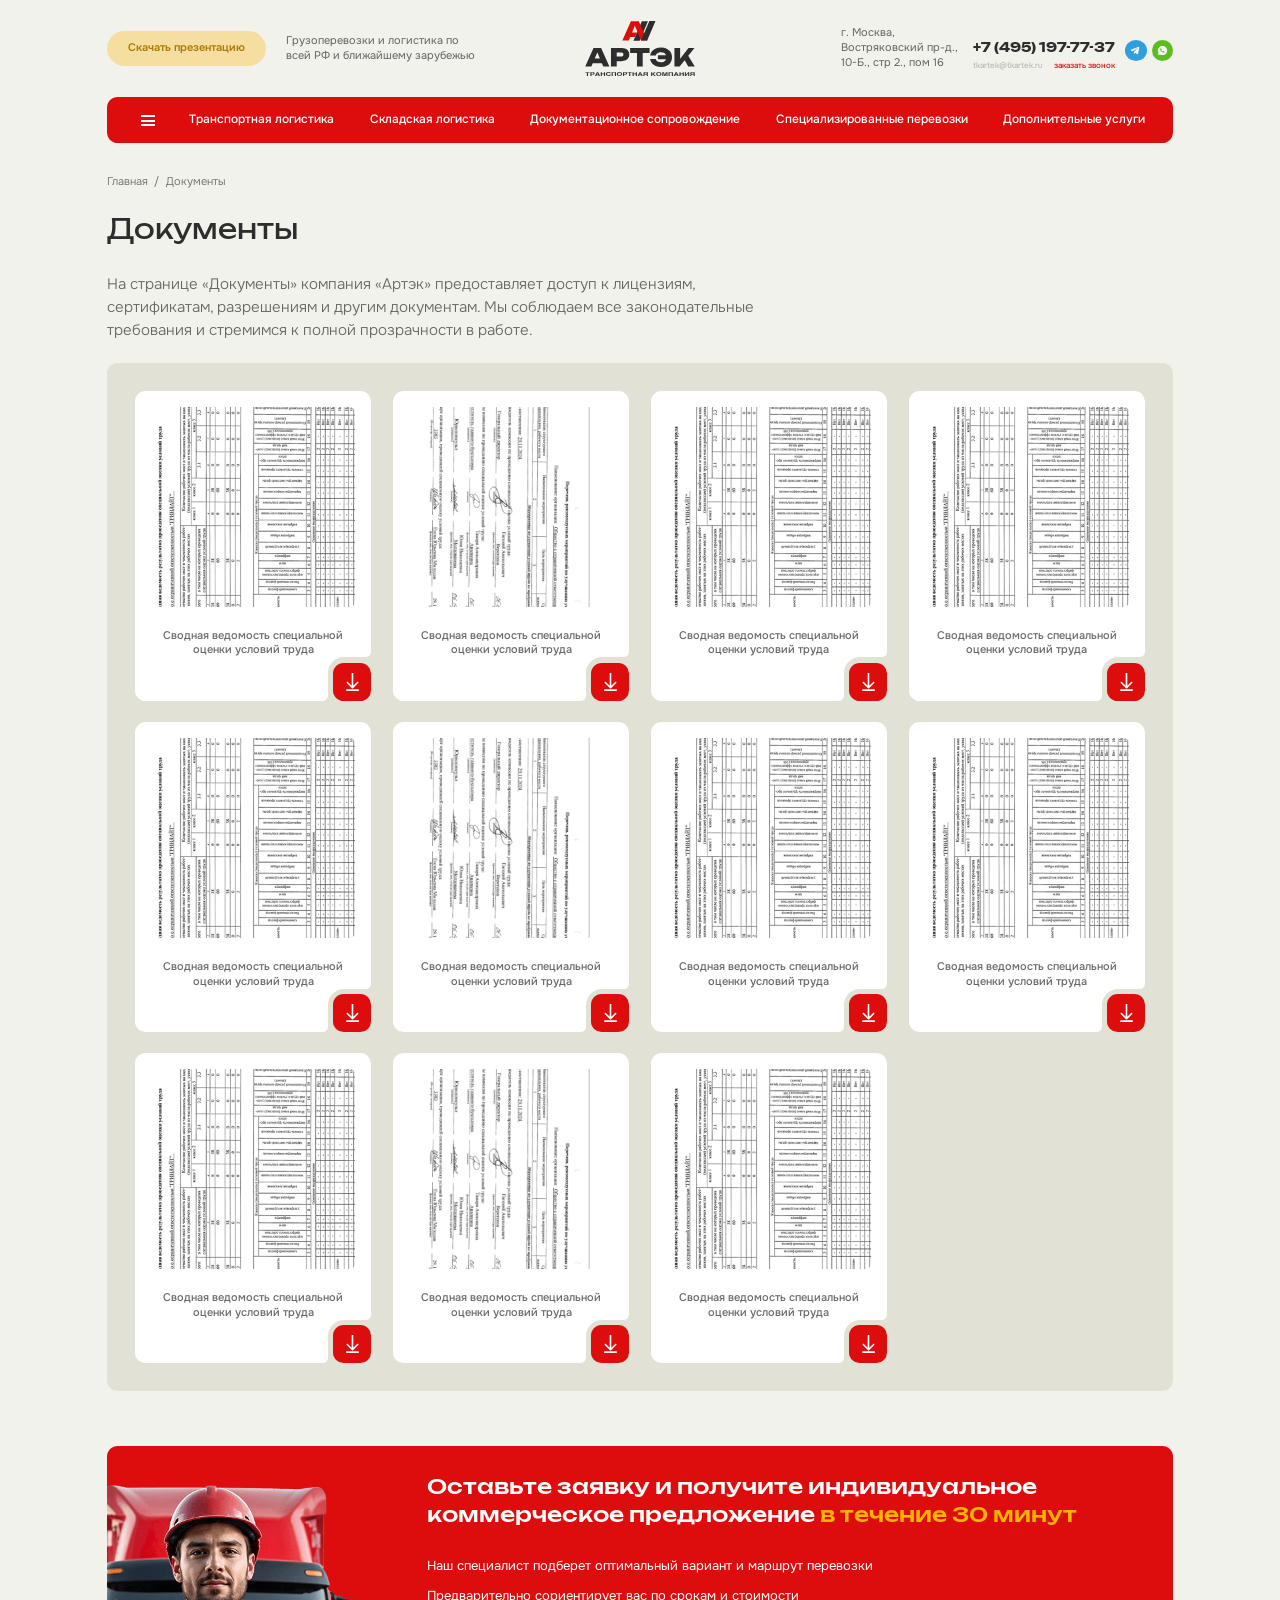
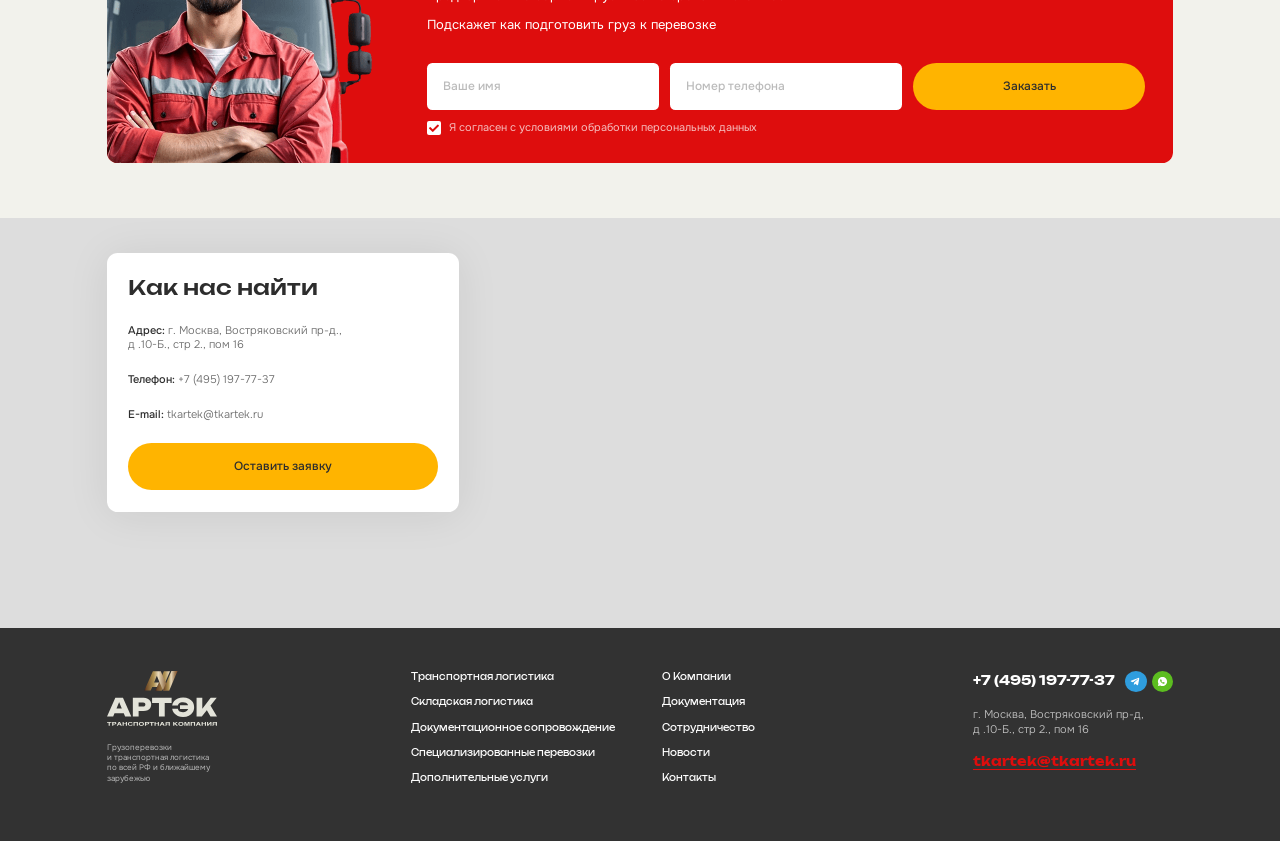
<file: documents.html>
<!DOCTYPE html>
<!--[if lt IE 7]><html lang="ru" class="lt-ie9 lt-ie8 lt-ie7"><![endif]-->
<!--[if IE 7]><html lang="ru" class="lt-ie9 lt-ie8"><![endif]-->
<!--[if IE 8]><html lang="ru" class="lt-ie9"><![endif]-->
<!--[if gt IE 8]><!-->
<html lang="ru">
<!--<![endif]-->
<head>
	<meta charset="utf-8" />
	<title>Заголовок</title>
	<meta http-equiv="X-UA-Compatible" content="IE=edge" />
	<meta name="viewport" content="width=device-width, initial-scale=1, maximum-scale=1">
	<meta name="format-detection" content="telephone=no" />
	<link rel="shortcut icon" href="favicon.png" />
	<link rel="stylesheet" href="libs/bootstrap/bootstrap-grid.css" />
	<link rel="stylesheet" href="libs/fontawesome-free-5.12.0-web/css/all.min.css" />
	<link rel="stylesheet" href="libs/fancybox-master/dist/jquery.fancybox.min.css" />
	<link rel="stylesheet" href="libs/slick-1.5.9/slick/slick.css" />
	<link rel="stylesheet" href="css/fonts.css" />
	<link rel="stylesheet" href="css/main.css?ver=1.4" />
	<link rel="stylesheet" href="css/media.css?ver=1.4" />
</head>
<body> 

	<div class="wrapper">

		<header class="header">
			<div class="container">
				<div class="header__top">
					<div class="row">
						<div class="col-lg-5 col-3">
							<div class="header__about">
								<a href="#" class="btn-main">Скачать презентацию</a>
								<div class="logo-descr">Грузоперевозки и логистика по всей РФ и ближайшему зарубежью</div>
							</div>
							<span class='sandwich sandwich_mobile'>
								<span class='sw-topper'></span>
								<span class='sw-bottom'></span>
								<span class='sw-footer'></span>
							</span>
						</div>
						<div class="col-lg-2 col-6">
							<div class="logo-wrap">
								<a href="#" class="logo">
									<img src="img/logo.svg" alt="alt">
								</a>
							</div>
						</div>
						<div class="col-lg-5 col-3">
							<div class="header__contacts">
								<div class="header__info">г. Москва, <br>Востряковский пр-д., <br>10-Б., стр 2., пом 16</div>
								<div class="contacts-main">
									<div class="contacts-main__content">
										<a href="tel:+74951977737" class="phone-main">+7 (495) 197-77-37</a>
										<div class="contacts-main__wrap">
											<a href="mailto:tkartek@tkartek.ru" class="link-default">tkartek@tkartek.ru</a>
											<a href="#modal-callback" class="link-main fancybox">заказать звонок</a>
										</div>
									</div>
									<ul class="socials-list">
										<li><a href="#" target="_blank"><img src="img/tg.svg" alt="alt"></a></li>
										<li><a href="#" target="_blank"><img src="img/wp.svg" alt="alt"></a></li>
									</ul>
								</div>
							</div>
							<a href="tel:+74951977737" class="phone-mob"><i class="fas fa-phone-alt"></i></a>
						</div>
					</div>
				</div>
				<div class="header__bottom">
					<span class='sandwich sandwich_menu'>
						<span class='sw-topper'></span>
						<span class='sw-bottom'></span>
						<span class='sw-footer'></span>
					</span>
					<ul class="menu">
						<li><a href="#">Транспортная логистика</a></li>
						<li><a href="#">Складская логистика</a></li>
						<li><a href="#">Документационное сопровождение</a></li>
						<li><a href="#">Специализированные перевозки</a></li>
						<li><a href="#">Дополнительные услуги</a></li>
					</ul>
					<div class="menu-dropdown">
						<ul>
							<li><a href="#">О Компании</a></li>
							<li><a href="#">Документация</a></li>
							<li><a href="#">Сотрудничество</a></li>
							<li><a href="#">Новости</a></li>
							<li><a href="#">Контакты</a></li>
						</ul>
					</div>
				</div>
			</div>
			<div class="menu-mobile">
				<ul class="menu">
					<li><a href="#">О Компании</a></li>
					<li><a href="#">Документация</a></li>
					<li><a href="#">Сотрудничество</a></li>
					<li><a href="#">Новости</a></li>
					<li><a href="#">Контакты</a></li>
					<li><a href="#">Транспортная логистика</a></li>
					<li><a href="#">Складская логистика</a></li>
					<li><a href="#">Документационное сопровождение</a></li>
					<li><a href="#">Специализированные перевозки</a></li>
					<li><a href="#">Дополнительные услуги</a></li>
				</ul>
				<div class="header__info">г. Москва, <br>Востряковский пр-д., <br>10-Б., стр 2., пом 16</div>
				<div class="contacts-main">
					<div class="contacts-main__content">
						<a href="tel:+74951977737" class="phone-main">+7 (495) 197-77-37</a>
						<div class="contacts-main__wrap">
							<a href="mailto:tkartek@tkartek.ru" class="link-default">tkartek@tkartek.ru</a>
							<a href="#modal-callback" class="link-main fancybox">заказать звонок</a>
						</div>
					</div>
					<ul class="socials-list">
						<li><a href="#" target="_blank"><img src="img/tg.svg" alt="alt"></a></li>
						<li><a href="#" target="_blank"><img src="img/wp.svg" alt="alt"></a></li>
					</ul>
				</div>
			</div>
			<div class="menu-overlay"></div>
		</header>

		<section class="page-about">
			<div class="container">
				<ul class="breadcrumbs">
					<li><a href="#">Главная</a></li>
					<li>Документы</li>
				</ul>
				<h1 class="title-big">Документы</h1>
				<div class="descr-big">На странице «Документы» компания «Артэк» предоставляет доступ к лицензиям, сертификатам, разрешениям и другим документам. Мы соблюдаем все законодательные требования и стремимся к полной прозрачности в работе.</div>
				<div class="content-section">
					<div class="row row_items">
						<div class="col-lg-3">
							<a href="#" class="item-document">
								<span class="item-document__image">
									<img src="img/doc1.jpg" alt="alt">
								</span>
								<span class="item-document__title">Сводная ведомость специальной оценки условий труда</span>
								<span class="item-document__btn"><img src="img/dowload.svg" alt="alt"></span>
							</a>
						</div>
						<div class="col-lg-3">
							<a href="#" class="item-document">
								<span class="item-document__image">
									<img src="img/doc2.jpg" alt="alt">
								</span>
								<span class="item-document__title">Сводная ведомость специальной оценки условий труда</span>
								<span class="item-document__btn"><img src="img/dowload.svg" alt="alt"></span>
							</a>
						</div>
						<div class="col-lg-3">
							<a href="#" class="item-document">
								<span class="item-document__image">
									<img src="img/doc1.jpg" alt="alt">
								</span>
								<span class="item-document__title">Сводная ведомость специальной оценки условий труда</span>
								<span class="item-document__btn"><img src="img/dowload.svg" alt="alt"></span>
							</a>
						</div>
						<div class="col-lg-3">
							<a href="#" class="item-document">
								<span class="item-document__image">
									<img src="img/doc1.jpg" alt="alt">
								</span>
								<span class="item-document__title">Сводная ведомость специальной оценки условий труда</span>
								<span class="item-document__btn"><img src="img/dowload.svg" alt="alt"></span>
							</a>
						</div>
						<div class="col-lg-3">
							<a href="#" class="item-document">
								<span class="item-document__image">
									<img src="img/doc1.jpg" alt="alt">
								</span>
								<span class="item-document__title">Сводная ведомость специальной оценки условий труда</span>
								<span class="item-document__btn"><img src="img/dowload.svg" alt="alt"></span>
							</a>
						</div>
						<div class="col-lg-3">
							<a href="#" class="item-document">
								<span class="item-document__image">
									<img src="img/doc2.jpg" alt="alt">
								</span>
								<span class="item-document__title">Сводная ведомость специальной оценки условий труда</span>
								<span class="item-document__btn"><img src="img/dowload.svg" alt="alt"></span>
							</a>
						</div>
						<div class="col-lg-3">
							<a href="#" class="item-document">
								<span class="item-document__image">
									<img src="img/doc1.jpg" alt="alt">
								</span>
								<span class="item-document__title">Сводная ведомость специальной оценки условий труда</span>
								<span class="item-document__btn"><img src="img/dowload.svg" alt="alt"></span>
							</a>
						</div>
						<div class="col-lg-3">
							<a href="#" class="item-document">
								<span class="item-document__image">
									<img src="img/doc1.jpg" alt="alt">
								</span>
								<span class="item-document__title">Сводная ведомость специальной оценки условий труда</span>
								<span class="item-document__btn"><img src="img/dowload.svg" alt="alt"></span>
							</a>
						</div>
						<div class="col-lg-3">
							<a href="#" class="item-document">
								<span class="item-document__image">
									<img src="img/doc1.jpg" alt="alt">
								</span>
								<span class="item-document__title">Сводная ведомость специальной оценки условий труда</span>
								<span class="item-document__btn"><img src="img/dowload.svg" alt="alt"></span>
							</a>
						</div>
						<div class="col-lg-3">
							<a href="#" class="item-document">
								<span class="item-document__image">
									<img src="img/doc2.jpg" alt="alt">
								</span>
								<span class="item-document__title">Сводная ведомость специальной оценки условий труда</span>
								<span class="item-document__btn"><img src="img/dowload.svg" alt="alt"></span>
							</a>
						</div>
						<div class="col-lg-3">
							<a href="#" class="item-document">
								<span class="item-document__image">
									<img src="img/doc1.jpg" alt="alt">
								</span>
								<span class="item-document__title">Сводная ведомость специальной оценки условий труда</span>
								<span class="item-document__btn"><img src="img/dowload.svg" alt="alt"></span>
							</a>
						</div>
					</div>
				</div>
			</div>
		</section>

		<section class="consultation">
			<div class="container">
				<div class="consultation__block">
					<div class="row">
						<div class="col-lg-9 offset-lg-3">
							<div class="consultation__content">
								<h2 class="title-section">Оставьте заявку и получите индивидуальное коммерческое предложение <span>в течение 30 минут</span></h2>
								<div class="consultation__text">
									<p>Наш специалист подберет оптимальный вариант и маршрут перевозки</p>
									<p>Предварительно сориентирует вас по срокам и стоимости</p>
									<p>Подскажет как подготовить груз к перевозке</p>
								</div>
								<form>
									<div class="row row_small">
										<div class="col-md-4">
											<div class="item-form">
												<input type="text" placeholder="Ваше имя" required>
											</div>
										</div>
										<div class="col-md-4">
											<div class="item-form">
												<input type="tel" placeholder="Номер телефона" class="input-phone" inputmode="numeric" required>
											</div>
										</div>
										<div class="col-md-4">
											<input type="submit" class="btn-main" value="Заказать">
										</div>
									</div>
									<div class="checkbox">
										<label>
											<input type="checkbox" required="required" checked="checked" />
											<span>Я согласен с условиями обработки персональных данных</span>
										</label>
									</div>
								</form>
							</div>
						</div>
					</div>
					<div class="consultation__image">
						<img src="img/consultation.png" alt="alt">
					</div>
				</div>
			</div>
		</section>

		<section class="contacts">
			<div class="container">
				<div class="contacts__wrapper">
					<div class="contacts-block">
						<h2 class="title-section">Как нас найти</h2>
						<div class="contacts-block__item"><strong>Адрес:</strong> г. Москва, Востряковский пр-д., <br>д .10-Б., стр 2., пом 16</div>
						<div class="contacts-block__item"><strong>Телефон:</strong> <a href="tel:+74951977737">+7 (495) 197-77-37</a></div>
						<div class="contacts-block__item"><strong>E-mail: </strong> <a href="mailto:tkartek@tkartek.ru">tkartek@tkartek.ru</a></div>
						<a href="#" class="btn-main">Оставить заявку</a>
					</div>
				</div>
			</div>
			<div id="map"></div>
		</section>

		<footer class="footer">
			<div class="container">
				<div class="row">
					<div class="col-lg-3">
						<div class="footer__logo">
							<a href="#" class="logo">
								<img src="img/logo2.svg" alt="alt">
							</a>
							<div class="logo-descr">Грузоперевозки <br>и транспортная логистика по всей РФ и ближайшему зарубежью</div>
						</div>
					</div>
					<div class="col-lg-6">
						<ul class="footer__nav">
							<li><a href="#">Транспортная логистика</a></li>
							<li><a href="#">Складская логистика</a></li>
							<li><a href="#">Документационное сопровождение</a></li>
							<li><a href="#">Специализированные перевозки</a></li>
							<li><a href="#">Дополнительные услуги</a></li>
							<li><a href="#">О Компании</a></li>
							<li><a href="#">Документация</a></li>
							<li><a href="#">Сотрудничество</a></li>
							<li><a href="#">Новости</a></li>
							<li><a href="#">Контакты</a></li>
						</ul>
					</div>
					<div class="col-lg-3">
						<div class="footer__right">
							<div class="footer__contacts">
								<div class="contacts-main">
									<div class="contacts-main__content">
										<a href="tel:+74951977737" class="phone-main">+7 (495) 197-77-37</a>
									</div>
									<ul class="socials-list">
										<li><a href="#" target="_blank"><img src="img/tg.svg" alt="alt"></a></li>
										<li><a href="#" target="_blank"><img src="img/wp.svg" alt="alt"></a></li>
									</ul>
								</div>
								<div class="footer__location">г. Москва, Востряковский пр-д, <br>д .10-Б., стр 2., пом 16</div>
								<a href="mailto:tkartek@tkartek.ru" class="mail-main">tkartek@tkartek.ru</a>
							</div>
						</div>
					</div>
				</div>
			</div>
		</footer>
		
	</div>

	<div id="modal-callback" class="modal-block">
		<div class="modal-wrap">
			<div class="title-section">Заказать звонок</div>
			<form>
				<div class="item-form">
					<input type="text" placeholder="Ваше имя" required>
				</div>
				<div class="item-form">
					<input type="tel" placeholder="Номер телефона" class="input-phone" inputmode="numeric" required>
				</div>
				<input type="submit" class="btn-main" value="Отправить">
				<div class="checkbox">
					<label>
						<input type="checkbox" required="required" checked="checked" />
						<span>Я согласен с условиями обработки персональных данных</span>
					</label>
				</div>
			</form>
		</div>
	</div>

	<!--[if lt IE 9]>
	<script src="libs/html5shiv/es5-shim.min.js"></script>
	<script src="libs/html5shiv/html5shiv.min.js"></script>
	<script src="libs/html5shiv/html5shiv-printshiv.min.js"></script>
	<script src="libs/respond/respond.min.js"></script>
	<![endif]-->
	<script src="libs/jquery/jquery-3.6.0.min.js"></script>
	<script src="libs/jquery-mousewheel/jquery.mousewheel.min.js"></script>
	<script src="libs/fancybox-master/dist/jquery.fancybox.min.js"></script>
	<script src="libs/slick-1.5.9/slick/slick.min.js"></script>
	<script src="libs/mask/jquery.maskedinput.js"></script>
	<script src="js/common.js?ver=1.4"></script>
	<script src="https://api-maps.yandex.ru/2.1/?lang=ru_RU"></script>
	<script>
		$(document).ready(function () {
			ymaps.ready(init);

			function init() {
				var myMap = new ymaps.Map('map', {
					center: [55.576559, 37.622917],
					zoom: 12
				}, {
					searchControlProvider: 'yandex#search'
				});

				var iconSize = window.matchMedia("(max-width: 1600px)").matches ? [40, 55] : [64, 87];
				var iconOffset = window.matchMedia("(max-width: 1600px)").matches ? [-20, -55] : [-32, -87];
				var balloonOffset = window.matchMedia("(max-width: 1600px)").matches ? [0, -55] : [0, -87];

				myPlacemark = new ymaps.Placemark([55.576559, 37.622917], {
				}, {
					iconLayout: 'default#image',
					iconImageHref: 'img/pin.svg',
					hideIconOnBalloonOpen: false,
					iconImageSize: iconSize,
					iconImageOffset: iconOffset,
					balloonOffset: balloonOffset
				});
				myMap.controls.remove('searchControl');
				myMap.behaviors.disable('scrollZoom');
				myMap.geoObjects.add(myPlacemark);

				window.matchMedia("(max-width: 1600px)").addEventListener("change", function (e) {
					var newSize = e.matches ? [40, 55] : [64, 87];
					var newOffset = e.matches ? [-20, -55] : [-32, -87];
					var newBalloonOffset = e.matches ? [0, -55] : [0, -87];

					myPlacemark.options.set({
						iconImageSize: newSize,
						iconImageOffset: newOffset,
						balloonOffset: newBalloonOffset
					});
				});
			}
		});
	</script>
	<!-- Yandex.Metrika counter --><!-- /Yandex.Metrika counter -->
	<!-- Google Analytics counter --><!-- /Google Analytics counter -->
</body>
</html>
</file>
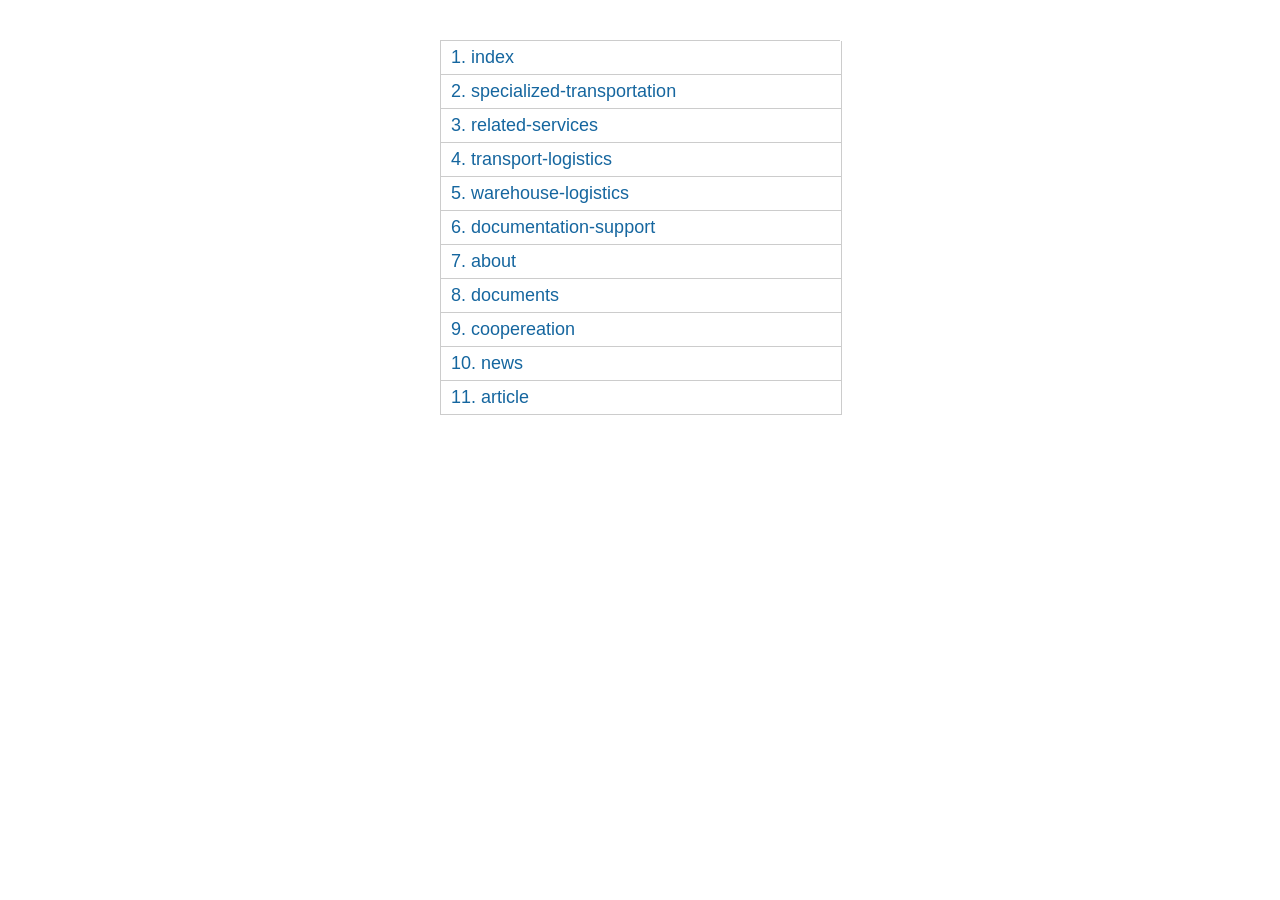
<file: map.html>
<!DOCTYPE html>
<!--[if lt IE 7]><html lang="ru" class="lt-ie9 lt-ie8 lt-ie7"><![endif]-->
<!--[if IE 7]><html lang="ru" class="lt-ie9 lt-ie8"><![endif]-->
<!--[if IE 8]><html lang="ru" class="lt-ie9"><![endif]-->
<!--[if gt IE 8]><!-->
<html lang="ru">
<!--<![endif]-->
<head>
	<meta charset="utf-8" />
	<title>Заголовок</title>
	<meta name="description" content="" />
	<meta http-equiv="X-UA-Compatible" content="IE=edge" />
	<meta name="viewport" content="width=device-width, initial-scale=1.0" />
</head>
<body> 

	<div class="wrapper"> 
		<div class="count_pages">
			<ul>
				<li><a href="index.html" target="_blanck">index</a></li>
				<li><a href="specialized-transportation.html" target="_blanck">specialized-transportation</a></li>
				<li><a href="related-services.html" target="_blanck">related-services</a></li>
				<li><a href="transport-logistics.html" target="_blanck">transport-logistics</a></li>
				<li><a href="warehouse-logistics.html" target="_blanck">warehouse-logistics</a></li>
				<li><a href="documentation-support.html" target="_blanck">documentation-support</a></li>
				<li><a href="about.html" target="_blanck">about</a></li>
				<li><a href="documents.html" target="_blanck">documents</a></li>
				<li><a href="coopereation.html" target="_blanck">coopereation</a></li>
				<li><a href="news.html" target="_blanck">news</a></li>
				<li><a href="article.html" target="_blanck">article</a></li>
			</ul>
		</div>
	</div>
      
	<style> 
		.count_pages a:before {
			counter-increment: list1;
			content: counter(list1) ". "; 
		}
		.count_pages li {
			list-style: none;
			margin-bottom: 0px;
			border: 1px solid #ccc;
			border-top: none;
			width: 100%;
		}
		.count_pages {
			margin: 0;
			width: 400px;
			margin: auto;
			font-family: sans-serif;
			margin-top: 40px;
			max-width: 100%;
			border-top: 1px solid #ccc;
			counter-reset: list1;
			margin-bottom: 40px;
		}
		.count_pages ul {
			margin: 0;
			padding: 0;
		}
		.count_pages a {
			font-size: 18px;
			color: #15669F;
			text-decoration: none;
			display: block;
			padding: 6px 10px;
		}
	</style>
</body>
</html>
</file>
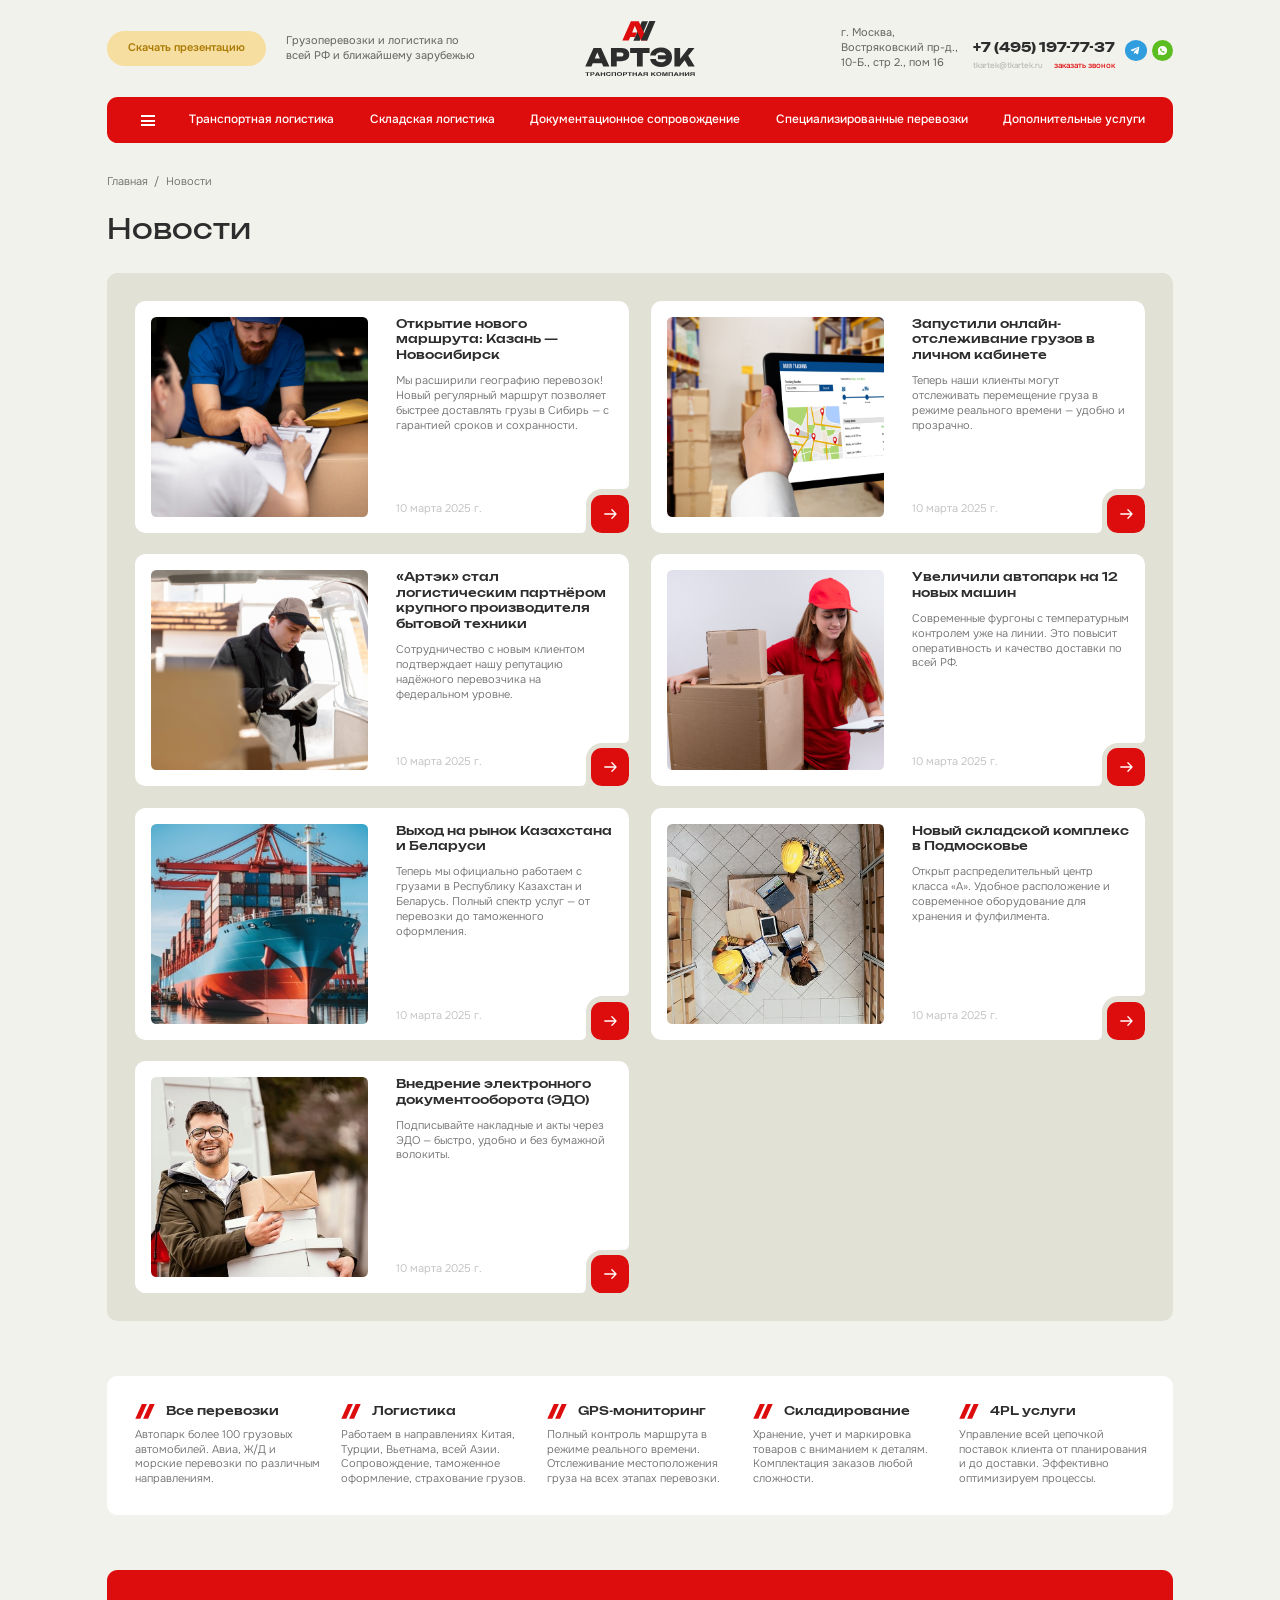
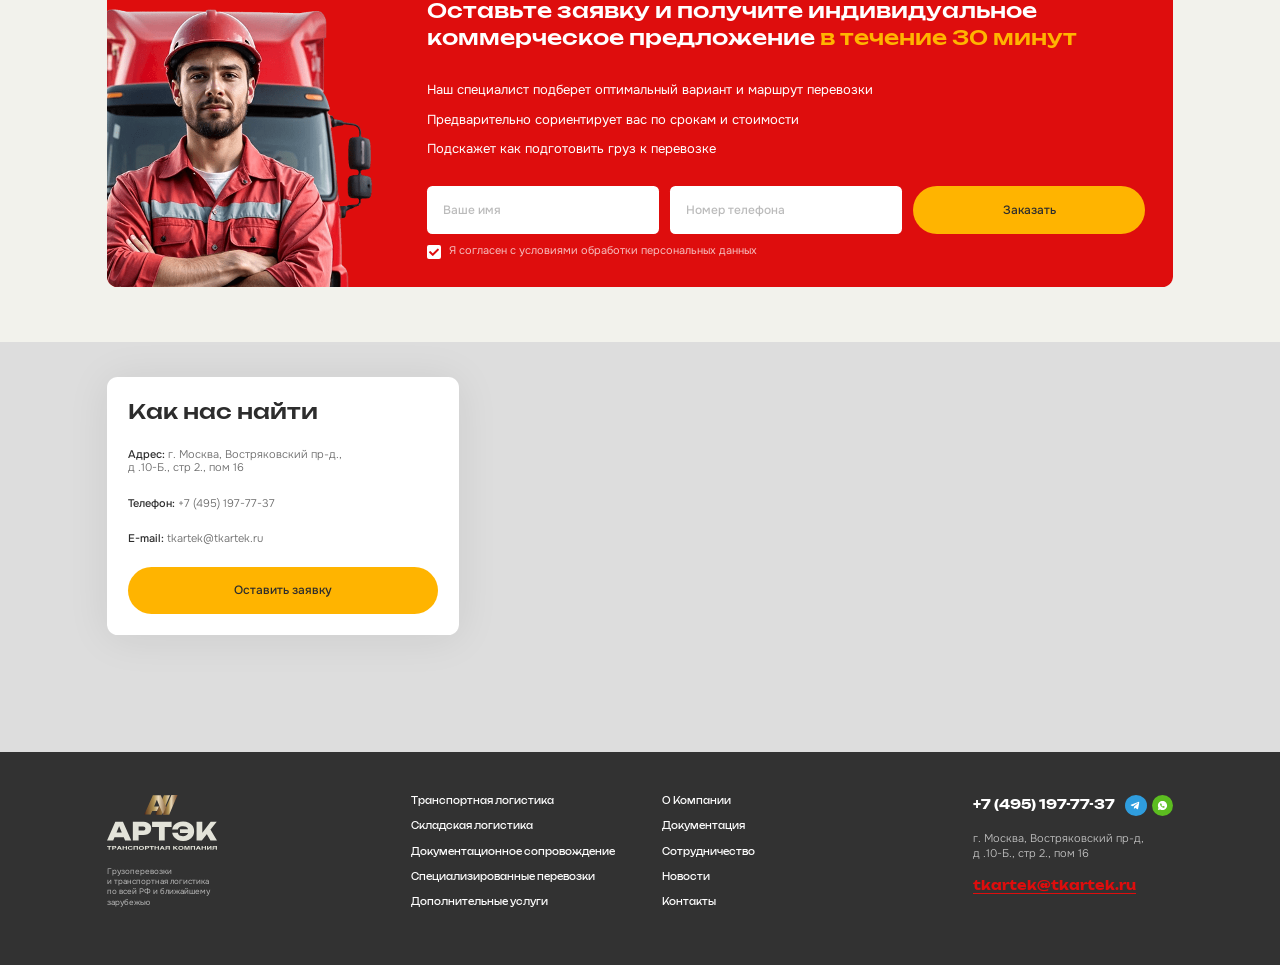
<file: news.html>
<!DOCTYPE html>
<!--[if lt IE 7]><html lang="ru" class="lt-ie9 lt-ie8 lt-ie7"><![endif]-->
<!--[if IE 7]><html lang="ru" class="lt-ie9 lt-ie8"><![endif]-->
<!--[if IE 8]><html lang="ru" class="lt-ie9"><![endif]-->
<!--[if gt IE 8]><!-->
<html lang="ru">
<!--<![endif]-->
<head>
	<meta charset="utf-8" />
	<title>Заголовок</title>
	<meta http-equiv="X-UA-Compatible" content="IE=edge" />
	<meta name="viewport" content="width=device-width, initial-scale=1, maximum-scale=1">
	<meta name="format-detection" content="telephone=no" />
	<link rel="shortcut icon" href="favicon.png" />
	<link rel="stylesheet" href="libs/bootstrap/bootstrap-grid.css" />
	<link rel="stylesheet" href="libs/fontawesome-free-5.12.0-web/css/all.min.css" />
	<link rel="stylesheet" href="libs/fancybox-master/dist/jquery.fancybox.min.css" />
	<link rel="stylesheet" href="libs/slick-1.5.9/slick/slick.css" />
	<link rel="stylesheet" href="css/fonts.css" />
	<link rel="stylesheet" href="css/main.css?ver=1.5" />
	<link rel="stylesheet" href="css/media.css?ver=1.5" />
</head>
<body> 

	<div class="wrapper">

		<header class="header">
			<div class="container">
				<div class="header__top">
					<div class="row">
						<div class="col-lg-5 col-3">
							<div class="header__about">
								<a href="#" class="btn-main">Скачать презентацию</a>
								<div class="logo-descr">Грузоперевозки и логистика по всей РФ и ближайшему зарубежью</div>
							</div>
							<span class='sandwich sandwich_mobile'>
								<span class='sw-topper'></span>
								<span class='sw-bottom'></span>
								<span class='sw-footer'></span>
							</span>
						</div>
						<div class="col-lg-2 col-6">
							<div class="logo-wrap">
								<a href="#" class="logo">
									<img src="img/logo.svg" alt="alt">
								</a>
							</div>
						</div>
						<div class="col-lg-5 col-3">
							<div class="header__contacts">
								<div class="header__info">г. Москва, <br>Востряковский пр-д., <br>10-Б., стр 2., пом 16</div>
								<div class="contacts-main">
									<div class="contacts-main__content">
										<a href="tel:+74951977737" class="phone-main">+7 (495) 197-77-37</a>
										<div class="contacts-main__wrap">
											<a href="mailto:tkartek@tkartek.ru" class="link-default">tkartek@tkartek.ru</a>
											<a href="#modal-callback" class="link-main fancybox">заказать звонок</a>
										</div>
									</div>
									<ul class="socials-list">
										<li><a href="#" target="_blank"><img src="img/tg.svg" alt="alt"></a></li>
										<li><a href="#" target="_blank"><img src="img/wp.svg" alt="alt"></a></li>
									</ul>
								</div>
							</div>
							<a href="tel:+74951977737" class="phone-mob"><i class="fas fa-phone-alt"></i></a>
						</div>
					</div>
				</div>
				<div class="header__bottom">
					<span class='sandwich sandwich_menu'>
						<span class='sw-topper'></span>
						<span class='sw-bottom'></span>
						<span class='sw-footer'></span>
					</span>
					<ul class="menu">
						<li><a href="#">Транспортная логистика</a></li>
						<li><a href="#">Складская логистика</a></li>
						<li><a href="#">Документационное сопровождение</a></li>
						<li><a href="#">Специализированные перевозки</a></li>
						<li><a href="#">Дополнительные услуги</a></li>
					</ul>
					<div class="menu-dropdown">
						<ul>
							<li><a href="#">О Компании</a></li>
							<li><a href="#">Документация</a></li>
							<li><a href="#">Сотрудничество</a></li>
							<li><a href="#">Новости</a></li>
							<li><a href="#">Контакты</a></li>
						</ul>
					</div>
				</div>
			</div>
			<div class="menu-mobile">
				<ul class="menu">
					<li><a href="#">О Компании</a></li>
					<li><a href="#">Документация</a></li>
					<li><a href="#">Сотрудничество</a></li>
					<li><a href="#">Новости</a></li>
					<li><a href="#">Контакты</a></li>
					<li><a href="#">Транспортная логистика</a></li>
					<li><a href="#">Складская логистика</a></li>
					<li><a href="#">Документационное сопровождение</a></li>
					<li><a href="#">Специализированные перевозки</a></li>
					<li><a href="#">Дополнительные услуги</a></li>
				</ul>
				<div class="header__info">г. Москва, <br>Востряковский пр-д., <br>10-Б., стр 2., пом 16</div>
				<div class="contacts-main">
					<div class="contacts-main__content">
						<a href="tel:+74951977737" class="phone-main">+7 (495) 197-77-37</a>
						<div class="contacts-main__wrap">
							<a href="mailto:tkartek@tkartek.ru" class="link-default">tkartek@tkartek.ru</a>
							<a href="#modal-callback" class="link-main fancybox">заказать звонок</a>
						</div>
					</div>
					<ul class="socials-list">
						<li><a href="#" target="_blank"><img src="img/tg.svg" alt="alt"></a></li>
						<li><a href="#" target="_blank"><img src="img/wp.svg" alt="alt"></a></li>
					</ul>
				</div>
			</div>
			<div class="menu-overlay"></div>
		</header>

		<section class="page-news">
			<div class="container">
				<ul class="breadcrumbs">
					<li><a href="#">Главная</a></li>
					<li>Новости</li>
				</ul>
				<h1 class="title-big">Новости</h1>
				<div class="content-section">
					<div class="row row_items">
						<div class="col-lg-6">
							<div class="item-box">
								<div class="row">
									<div class="col-sm-6">
										<a href="#" class="item-box__image">
											<img src="img/item_service2_1.jpg" alt="alt">
										</a>
									</div>
									<div class="col-sm-6">
										<a href="#" class="title-small">Открытие нового маршрута: Казань — Новосибирск</a>
										<div class="item-box__text">
											<p>Мы расширили географию перевозок! Новый регулярный маршрут позволяет быстрее доставлять грузы в Сибирь — с гарантией сроков и сохранности.</p>
										</div>
										<div class="item-box__date">10 марта 2025 г.</div>
									</div>
								</div>
								<a href="#" class="item-box__btn"><img src="img/arrow.svg" alt="alt"></a>
								<div class="item-box__bg"></div>
							</div>
						</div>
						<div class="col-lg-6">
							<div class="item-box">
								<div class="row">
									<div class="col-sm-6">
										<a href="#" class="item-box__image">
											<img src="img/item_service2_2.jpg" alt="alt">
										</a>
									</div>
									<div class="col-sm-6">
										<a href="#" class="title-small">Запустили онлайн-отслеживание грузов в личном кабинете</a>
										<div class="item-box__text">
											<p>Теперь наши клиенты могут отслеживать перемещение груза в режиме реального времени — удобно и прозрачно.</p>
										</div>
										<div class="item-box__date">10 марта 2025 г.</div>
									</div>
								</div>
								<a href="#" class="item-box__btn"><img src="img/arrow.svg" alt="alt"></a>
								<div class="item-box__bg"></div>
							</div>
						</div>
						<div class="col-lg-6">
							<div class="item-box">
								<div class="row">
									<div class="col-sm-6">
										<a href="#" class="item-box__image">
											<img src="img/item_service2_3.jpg" alt="alt">
										</a>
									</div>
									<div class="col-sm-6">
										<a href="#" class="title-small">«Артэк» стал логистическим партнёром крупного производителя бытовой техники</a>
										<div class="item-box__text">
											<p>Сотрудничество с новым клиентом подтверждает нашу репутацию надёжного перевозчика на федеральном уровне.</p>
										</div>
										<div class="item-box__date">10 марта 2025 г.</div>
									</div>
								</div>
								<a href="#" class="item-box__btn"><img src="img/arrow.svg" alt="alt"></a>
								<div class="item-box__bg"></div>
							</div>
						</div>
						<div class="col-lg-6">
							<div class="item-box">
								<div class="row">
									<div class="col-sm-6">
										<a href="#" class="item-box__image">
											<img src="img/item_service2_4.jpg" alt="alt">
										</a>
									</div>
									<div class="col-sm-6">
										<a href="#" class="title-small">Увеличили автопарк на 12 новых машин</a>
										<div class="item-box__text">
											<p>Современные фургоны с температурным контролем уже на линии. Это повысит оперативность и качество доставки по всей РФ.</p>
										</div>
										<div class="item-box__date">10 марта 2025 г.</div>
									</div>
								</div>
								<a href="#" class="item-box__btn"><img src="img/arrow.svg" alt="alt"></a>
								<div class="item-box__bg"></div>
							</div>
						</div>
						<div class="col-lg-6">
							<div class="item-box">
								<div class="row">
									<div class="col-sm-6">
										<a href="#" class="item-box__image">
											<img src="img/item_service2_5.jpg" alt="alt">
										</a>
									</div>
									<div class="col-sm-6">
										<a href="#" class="title-small">Выход на рынок Казахстана и Беларуси</a>
										<div class="item-box__text">
											<p>Теперь мы официально работаем с грузами в Республику Казахстан и Беларусь. Полный спектр услуг — от перевозки до таможенного оформления.</p>
										</div>
										<div class="item-box__date">10 марта 2025 г.</div>
									</div>
								</div>
								<a href="#" class="item-box__btn"><img src="img/arrow.svg" alt="alt"></a>
								<div class="item-box__bg"></div>
							</div>
						</div>
						<div class="col-lg-6">
							<div class="item-box">
								<div class="row">
									<div class="col-sm-6">
										<a href="#" class="item-box__image">
											<img src="img/item_service2_6.jpg" alt="alt">
										</a>
									</div>
									<div class="col-sm-6">
										<a href="#" class="title-small">Новый складской комплекс в Подмосковье</a>
										<div class="item-box__text">
											<p>Открыт распределительный центр класса «А». Удобное расположение и современное оборудование для хранения и фулфилмента.</p>
										</div>
										<div class="item-box__date">10 марта 2025 г.</div>
									</div>
								</div>
								<a href="#" class="item-box__btn"><img src="img/arrow.svg" alt="alt"></a>
								<div class="item-box__bg"></div>
							</div>
						</div>
						<div class="col-lg-6">
							<div class="item-box">
								<div class="row">
									<div class="col-sm-6">
										<a href="#" class="item-box__image">
											<img src="img/item_service2_7.jpg" alt="alt">
										</a>
									</div>
									<div class="col-sm-6">
										<a href="#" class="title-small"> Внедрение электронного документооборота (ЭДО)</a>
										<div class="item-box__text">
											<p>Подписывайте накладные и акты через ЭДО — быстро, удобно и без бумажной волокиты.</p>
										</div>
										<div class="item-box__date">10 марта 2025 г.</div>
									</div>
								</div>
								<a href="#" class="item-box__btn"><img src="img/arrow.svg" alt="alt"></a>
								<div class="item-box__bg"></div>
							</div>
						</div>
					</div>
				</div>
				<div class="benefits">
					<div class="slider-elements">
						<div>
							<div class="item-benefit">
								<div class="title-small">Все перевозки</div>
								<p>Автопарк более 100 грузовых автомобилей. Авиа, Ж/Д и морские перевозки по различным направлениям.</p>
							</div>
						</div>
						<div>
							<div class="item-benefit">
								<div class="title-small">Логистика</div>
								<p>Работаем в направлениях Китая, Турции, Вьетнама, всей Азии. Сопровождение, таможенное оформление, страхование грузов.</p>
							</div>
						</div>
						<div>
							<div class="item-benefit">
								<div class="title-small">GPS-мониторинг</div>
								<p>Полный контроль маршрута в режиме реального времени. Отслеживание местоположения груза на всех этапах перевозки. </p>
							</div>
						</div>
						<div>
							<div class="item-benefit">
								<div class="title-small">Складирование</div>
								<p>Хранение, учет и маркировка товаров с вниманием к деталям. Комплектация заказов любой сложности.</p>
							</div>
						</div>
						<div>
							<div class="item-benefit">
								<div class="title-small">4PL услуги</div>
								<p>Управление всей цепочкой поставок клиента от планирования и до доставки. Эффективно оптимизируем процессы.</p>
							</div>
						</div>
					</div>
				</div>
			</div>
		</section>

		<section class="consultation">
			<div class="container">
				<div class="consultation__block">
					<div class="row">
						<div class="col-lg-9 offset-lg-3">
							<div class="consultation__content">
								<h2 class="title-section">Оставьте заявку и получите индивидуальное коммерческое предложение <span>в течение 30 минут</span></h2>
								<div class="consultation__text">
									<p>Наш специалист подберет оптимальный вариант и маршрут перевозки</p>
									<p>Предварительно сориентирует вас по срокам и стоимости</p>
									<p>Подскажет как подготовить груз к перевозке</p>
								</div>
								<form>
									<div class="row row_small">
										<div class="col-md-4">
											<div class="item-form">
												<input type="text" placeholder="Ваше имя" required>
											</div>
										</div>
										<div class="col-md-4">
											<div class="item-form">
												<input type="tel" placeholder="Номер телефона" class="input-phone" inputmode="numeric" required>
											</div>
										</div>
										<div class="col-md-4">
											<input type="submit" class="btn-main" value="Заказать">
										</div>
									</div>
									<div class="checkbox">
										<label>
											<input type="checkbox" required="required" checked="checked" />
											<span>Я согласен с условиями обработки персональных данных</span>
										</label>
									</div>
								</form>
							</div>
						</div>
					</div>
					<div class="consultation__image">
						<img src="img/consultation.png" alt="alt">
					</div>
				</div>
			</div>
		</section>

		<section class="contacts">
			<div class="container">
				<div class="contacts__wrapper">
					<div class="contacts-block">
						<h2 class="title-section">Как нас найти</h2>
						<div class="contacts-block__item"><strong>Адрес:</strong> г. Москва, Востряковский пр-д., <br>д .10-Б., стр 2., пом 16</div>
						<div class="contacts-block__item"><strong>Телефон:</strong> <a href="tel:+74951977737">+7 (495) 197-77-37</a></div>
						<div class="contacts-block__item"><strong>E-mail: </strong> <a href="mailto:tkartek@tkartek.ru">tkartek@tkartek.ru</a></div>
						<a href="#modal-application" class="btn-main fancybox">Оставить заявку</a>
					</div>
				</div>
			</div>
			<div id="map"></div>
		</section>

		<footer class="footer">
			<div class="container">
				<div class="row">
					<div class="col-lg-3">
						<div class="footer__logo">
							<a href="#" class="logo">
								<img src="img/logo2.svg" alt="alt">
							</a>
							<div class="logo-descr">Грузоперевозки <br>и транспортная логистика по всей РФ и ближайшему зарубежью</div>
						</div>
					</div>
					<div class="col-lg-6">
						<ul class="footer__nav">
							<li><a href="#">Транспортная логистика</a></li>
							<li><a href="#">Складская логистика</a></li>
							<li><a href="#">Документационное сопровождение</a></li>
							<li><a href="#">Специализированные перевозки</a></li>
							<li><a href="#">Дополнительные услуги</a></li>
							<li><a href="#">О Компании</a></li>
							<li><a href="#">Документация</a></li>
							<li><a href="#">Сотрудничество</a></li>
							<li><a href="#">Новости</a></li>
							<li><a href="#">Контакты</a></li>
						</ul>
					</div>
					<div class="col-lg-3">
						<div class="footer__right">
							<div class="footer__contacts">
								<div class="contacts-main">
									<div class="contacts-main__content">
										<a href="tel:+74951977737" class="phone-main">+7 (495) 197-77-37</a>
									</div>
									<ul class="socials-list">
										<li><a href="#" target="_blank"><img src="img/tg.svg" alt="alt"></a></li>
										<li><a href="#" target="_blank"><img src="img/wp.svg" alt="alt"></a></li>
									</ul>
								</div>
								<div class="footer__location">г. Москва, Востряковский пр-д, <br>д .10-Б., стр 2., пом 16</div>
								<a href="mailto:tkartek@tkartek.ru" class="mail-main">tkartek@tkartek.ru</a>
							</div>
						</div>
					</div>
				</div>
			</div>
		</footer>
		
	</div>

	<div id="modal-callback" class="modal-block">
		<div class="modal-wrap">
			<div class="title-section">Закажите звонок</div>
			<div class="descr-modal">и наш менеджер свяжется с вами в течение 30 минут</div>
			<form>
				<div class="item-form">
					<input type="text" placeholder="Ваше имя" required>
				</div>
				<div class="item-form">
					<input type="tel" placeholder="Номер телефона" class="input-phone" inputmode="numeric" required>
				</div>
				<input type="submit" class="btn-main" value="Отправить">
				<div class="checkbox">
					<label>
						<input type="checkbox" required="required" checked="checked" />
						<span>Я согласен с условиями обработки персональных данных</span>
					</label>
				</div>
			</form>
		</div>
	</div>

	<div id="modal-application" class="modal-block">
		<div class="modal-wrap">
			<div class="title-section">Оставьте заявку</div>
			<div class="descr-modal">и получите индивидуальное <br>коммерческое предложение в течение 30 минут</div>
			<form>
				<div class="row">
					<div class="col-12">
						<div class="item-form">
							<input type="text" placeholder="Ваше имя" required>
						</div>
					</div>
					<div class="col-md-6">
						<div class="item-form">
							<input type="tel" placeholder="Номер телефона" class="input-phone" inputmode="numeric" required>
						</div>
					</div>
					<div class="col-md-6">
						<div class="item-form">
							<input type="email" placeholder="Почта" inputmode="email" required>
						</div>
					</div>
				</div>
				<div class="title-small">Параметры груза:</div>
				<div class="row">
					<div class="col-md-6">
						<div class="item-form item-form_location">
							<input type="text" placeholder="Откуда" required>
						</div>
					</div>
					<div class="col-md-6">
						<div class="item-form item-form_location">
							<input type="text" placeholder="Куда" required>
						</div>
					</div>
					<div class="col-md-4">
						<div class="item-form">
							<input type="text" placeholder="Вес" required>
						</div>
					</div>
					<div class="col-md-4">
						<div class="item-form">
							<input type="text" placeholder="Габариты" required>
						</div>
					</div>
					<div class="col-md-4">
						<div class="item-form">
							<input type="text" placeholder="Объем м³" required>
						</div>
					</div>
					<div class="col-12">
						<div class="item-form">
							<input type="text" placeholder="Комментарий" required>
						</div>
					</div>
				</div>
				<input type="submit" class="btn-main" value="Рассчитать стоимость услуги">
				<div class="checkbox">
					<label>
						<input type="checkbox" required="required" checked="checked" />
						<span>Я согласен с условиями обработки персональных данных</span>
					</label>
				</div>
			</form>
		</div>
	</div>

	<!--[if lt IE 9]>
	<script src="libs/html5shiv/es5-shim.min.js"></script>
	<script src="libs/html5shiv/html5shiv.min.js"></script>
	<script src="libs/html5shiv/html5shiv-printshiv.min.js"></script>
	<script src="libs/respond/respond.min.js"></script>
	<![endif]-->
	<script src="libs/jquery/jquery-3.6.0.min.js"></script>
	<script src="libs/jquery-mousewheel/jquery.mousewheel.min.js"></script>
	<script src="libs/fancybox-master/dist/jquery.fancybox.min.js"></script>
	<script src="libs/slick-1.5.9/slick/slick.min.js"></script>
	<script src="libs/mask/jquery.maskedinput.js"></script>
	<script src="js/common.js?ver=1.5"></script>
	<script src="https://api-maps.yandex.ru/2.1/?lang=ru_RU"></script>
	<script>
		$(document).ready(function () {
			ymaps.ready(init);

			function init() {
				var myMap = new ymaps.Map('map', {
					center: [55.576559, 37.622917],
					zoom: 12
				}, {
					searchControlProvider: 'yandex#search'
				});

				var iconSize = window.matchMedia("(max-width: 1600px)").matches ? [40, 55] : [64, 87];
				var iconOffset = window.matchMedia("(max-width: 1600px)").matches ? [-20, -55] : [-32, -87];
				var balloonOffset = window.matchMedia("(max-width: 1600px)").matches ? [0, -55] : [0, -87];

				myPlacemark = new ymaps.Placemark([55.576559, 37.622917], {
				}, {
					iconLayout: 'default#image',
					iconImageHref: 'img/pin.svg',
					hideIconOnBalloonOpen: false,
					iconImageSize: iconSize,
					iconImageOffset: iconOffset,
					balloonOffset: balloonOffset
				});
				myMap.controls.remove('searchControl');
				myMap.behaviors.disable('scrollZoom');
				myMap.geoObjects.add(myPlacemark);

				window.matchMedia("(max-width: 1600px)").addEventListener("change", function (e) {
					var newSize = e.matches ? [40, 55] : [64, 87];
					var newOffset = e.matches ? [-20, -55] : [-32, -87];
					var newBalloonOffset = e.matches ? [0, -55] : [0, -87];

					myPlacemark.options.set({
						iconImageSize: newSize,
						iconImageOffset: newOffset,
						balloonOffset: newBalloonOffset
					});
				});
			}
		});
	</script>
	<!-- Yandex.Metrika counter --><!-- /Yandex.Metrika counter -->
	<!-- Google Analytics counter --><!-- /Google Analytics counter -->
</body>
</html>
</file>
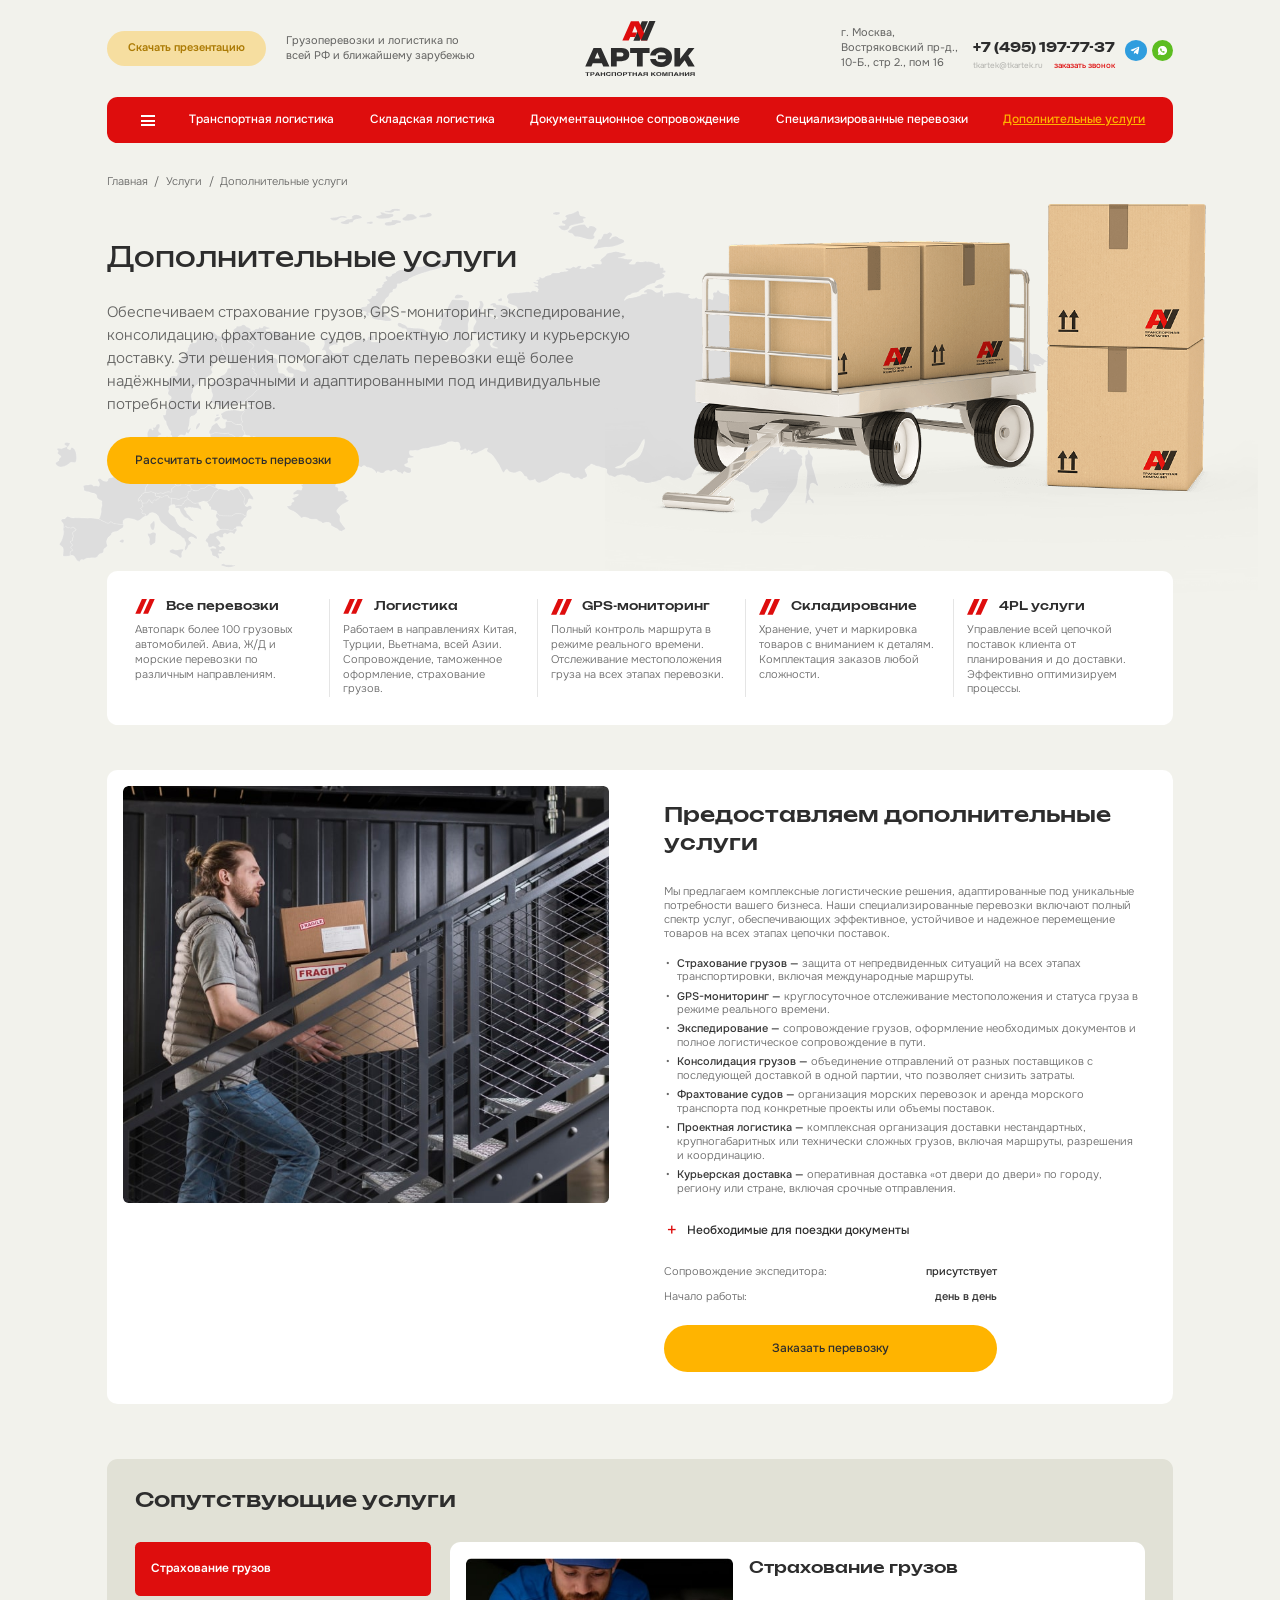
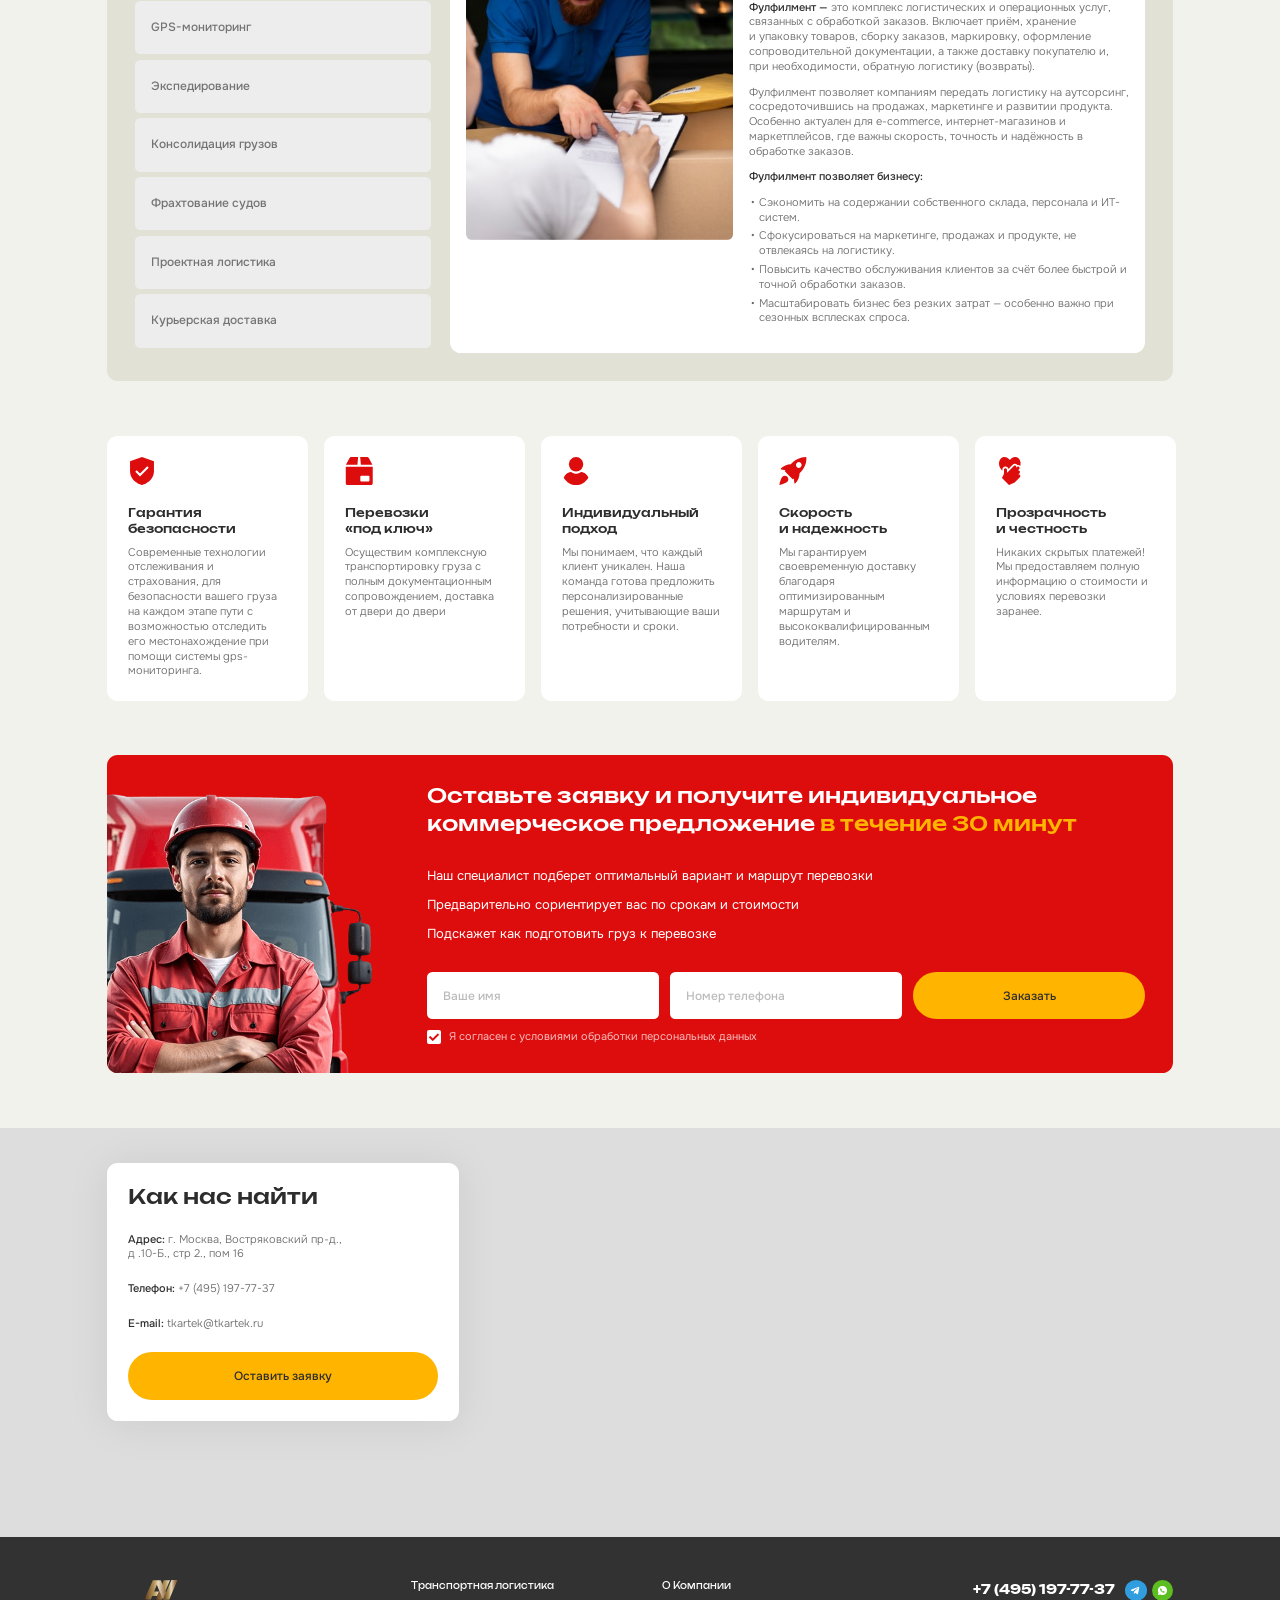
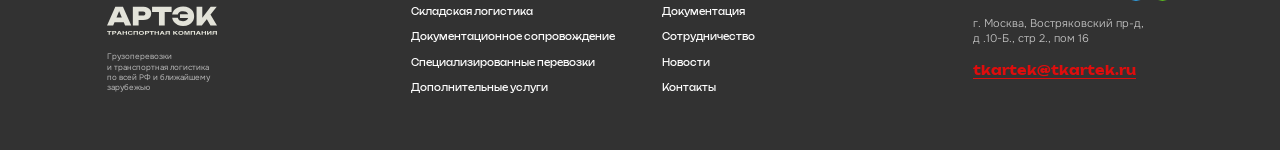
<file: related-services.html>
<!DOCTYPE html>
<!--[if lt IE 7]><html lang="ru" class="lt-ie9 lt-ie8 lt-ie7"><![endif]-->
<!--[if IE 7]><html lang="ru" class="lt-ie9 lt-ie8"><![endif]-->
<!--[if IE 8]><html lang="ru" class="lt-ie9"><![endif]-->
<!--[if gt IE 8]><!-->
<html lang="ru">
<!--<![endif]-->
<head>
	<meta charset="utf-8" />
	<title>Заголовок</title>
	<meta http-equiv="X-UA-Compatible" content="IE=edge" />
	<meta name="viewport" content="width=device-width, initial-scale=1, maximum-scale=1">
	<meta name="format-detection" content="telephone=no" />
	<link rel="shortcut icon" href="favicon.png" />
	<link rel="stylesheet" href="libs/bootstrap/bootstrap-grid.css" />
	<link rel="stylesheet" href="libs/fontawesome-free-5.12.0-web/css/all.min.css" />
	<link rel="stylesheet" href="libs/fancybox-master/dist/jquery.fancybox.min.css" />
	<link rel="stylesheet" href="libs/slick-1.5.9/slick/slick.css" />
	<link rel="stylesheet" href="css/fonts.css" />
	<link rel="stylesheet" href="css/main.css?ver=1.5" />
	<link rel="stylesheet" href="css/media.css?ver=1.5" />
</head>
<body> 

	<div class="wrapper">

		<header class="header">
			<div class="container">
				<div class="header__top">
					<div class="row">
						<div class="col-lg-5 col-3">
							<div class="header__about">
								<a href="#" class="btn-main">Скачать презентацию</a>
								<div class="logo-descr">Грузоперевозки и логистика по всей РФ и ближайшему зарубежью</div>
							</div>
							<span class='sandwich sandwich_mobile'>
								<span class='sw-topper'></span>
								<span class='sw-bottom'></span>
								<span class='sw-footer'></span>
							</span>
						</div>
						<div class="col-lg-2 col-6">
							<div class="logo-wrap">
								<a href="#" class="logo">
									<img src="img/logo.svg" alt="alt">
								</a>
							</div>
						</div>
						<div class="col-lg-5 col-3">
							<div class="header__contacts">
								<div class="header__info">г. Москва, <br>Востряковский пр-д., <br>10-Б., стр 2., пом 16</div>
								<div class="contacts-main">
									<div class="contacts-main__content">
										<a href="tel:+74951977737" class="phone-main">+7 (495) 197-77-37</a>
										<div class="contacts-main__wrap">
											<a href="mailto:tkartek@tkartek.ru" class="link-default">tkartek@tkartek.ru</a>
											<a href="#modal-callback" class="link-main fancybox">заказать звонок</a>
										</div>
									</div>
									<ul class="socials-list">
										<li><a href="#" target="_blank"><img src="img/tg.svg" alt="alt"></a></li>
										<li><a href="#" target="_blank"><img src="img/wp.svg" alt="alt"></a></li>
									</ul>
								</div>
							</div>
							<a href="tel:+74951977737" class="phone-mob"><i class="fas fa-phone-alt"></i></a>
						</div>
					</div>
				</div>
				<div class="header__bottom">
					<span class='sandwich sandwich_menu'>
						<span class='sw-topper'></span>
						<span class='sw-bottom'></span>
						<span class='sw-footer'></span>
					</span>
					<ul class="menu">
						<li><a href="#">Транспортная логистика</a></li>
						<li><a href="#">Складская логистика</a></li>
						<li><a href="#">Документационное сопровождение</a></li>
						<li><a href="#">Специализированные перевозки</a></li>
						<li class="active"><a href="#">Дополнительные услуги</a></li>
					</ul>
					<div class="menu-dropdown">
						<ul>
							<li><a href="#">О Компании</a></li>
							<li><a href="#">Документация</a></li>
							<li><a href="#">Сотрудничество</a></li>
							<li><a href="#">Новости</a></li>
							<li><a href="#">Контакты</a></li>
						</ul>
					</div>
				</div>
			</div>
			<div class="menu-mobile">
				<ul class="menu">
					<li><a href="#">О Компании</a></li>
					<li><a href="#">Документация</a></li>
					<li><a href="#">Сотрудничество</a></li>
					<li><a href="#">Новости</a></li>
					<li><a href="#">Контакты</a></li>
					<li><a href="#">Транспортная логистика</a></li>
					<li><a href="#">Складская логистика</a></li>
					<li><a href="#">Документационное сопровождение</a></li>
					<li><a href="#">Специализированные перевозки</a></li>
					<li><a href="#">Дополнительные услуги</a></li>
				</ul>
				<div class="header__info">г. Москва, <br>Востряковский пр-д., <br>10-Б., стр 2., пом 16</div>
				<div class="contacts-main">
					<div class="contacts-main__content">
						<a href="tel:+74951977737" class="phone-main">+7 (495) 197-77-37</a>
						<div class="contacts-main__wrap">
							<a href="mailto:tkartek@tkartek.ru" class="link-default">tkartek@tkartek.ru</a>
							<a href="#modal-callback" class="link-main fancybox">заказать звонок</a>
						</div>
					</div>
					<ul class="socials-list">
						<li><a href="#" target="_blank"><img src="img/tg.svg" alt="alt"></a></li>
						<li><a href="#" target="_blank"><img src="img/wp.svg" alt="alt"></a></li>
					</ul>
				</div>
			</div>
			<div class="menu-overlay"></div>
		</header>

		<section class="billbord billbord_related billbord_page">
			<div class="container">
				<ul class="breadcrumbs">
					<li><a href="#">Главная</a></li>
					<li><a href="#">Услуги</a></li>
					<li>Дополнительные услуги</li>
				</ul>
				<div class="row">
					<div class="col-lg-6">
						<div class="billbord__content">
							<h1 class="title-big">Дополнительные услуги</h1>
							<div class="descr-big">Обеспечиваем страхование грузов, GPS-мониторинг, экспедирование, консолидацию, фрахтование судов, проектную логистику и курьерскую доставку. Эти решения помогают сделать перевозки ещё более надёжными, прозрачными и адаптированными под индивидуальные потребности клиентов.</div>
							<a href="#modal-application" class="btn-main fancybox">Рассчитать стоимость перевозки</a>	
						</div>
					</div>
				</div>
				<div class="benefits">
					<div class="slider-elements">
						<div>
							<div class="item-benefit">
								<div class="title-small">Все перевозки</div>
								<p>Автопарк более 100 грузовых автомобилей. Авиа, Ж/Д и морские перевозки по различным направлениям.</p>
							</div>
						</div>
						<div>
							<div class="item-benefit">
								<div class="title-small">Логистика</div>
								<p>Работаем в направлениях Китая, Турции, Вьетнама, всей Азии. Сопровождение, таможенное оформление, страхование грузов.</p>
							</div>
						</div>
						<div>
							<div class="item-benefit">
								<div class="title-small">GPS-мониторинг</div>
								<p>Полный контроль маршрута в режиме реального времени. Отслеживание местоположения груза на всех этапах перевозки. </p>
							</div>
						</div>
						<div>
							<div class="item-benefit">
								<div class="title-small">Складирование</div>
								<p>Хранение, учет и маркировка товаров с вниманием к деталям. Комплектация заказов любой сложности.</p>
							</div>
						</div>
						<div>
							<div class="item-benefit">
								<div class="title-small">4PL услуги</div>
								<p>Управление всей цепочкой поставок клиента от планирования и до доставки. Эффективно оптимизируем процессы.</p>
							</div>
						</div>
					</div>
				</div>
			</div>
			<div class="billbord__image">
				<img src="img/billbord3.png" alt="alt">
			</div>
		</section>

		<section class="service-main">
			<div class="container">
				<div class="service-main__block">
					<div class="row">
						<div class="col-lg-6">
							<div class="service-main__image">
								<img src="img/service_about2.jpg" alt="alt">
							</div>
						</div>
						<div class="col-lg-6">
							<div class="service-main__content">
								<h2 class="title-section">Предоставляем дополнительные услуги</h2>
								<p>Мы предлагаем комплексные логистические решения, адаптированные под уникальные потребности вашего бизнеса. Наши специализированные перевозки включают полный спектр услуг, обеспечивающих эффективное, устойчивое и надежное перемещение товаров на всех этапах цепочки поставок.</p>
								<ul>
									<li><strong>Страхование грузов —</strong> защита от непредвиденных ситуаций на всех этапах транспортировки, включая международные маршруты.</li>
									<li><strong>GPS-мониторинг —</strong> круглосуточное отслеживание местоположения и статуса груза в режиме реального времени.</li>
									<li><strong>Экспедирование —</strong> сопровождение грузов, оформление необходимых документов и полное логистическое сопровождение в пути.</li>
									<li><strong>Консолидация грузов —</strong> объединение отправлений от разных поставщиков с последующей доставкой в одной партии, что позволяет снизить затраты.</li>
									<li><strong>Фрахтование судов —</strong> организация морских перевозок и аренда морского транспорта под конкретные проекты или объемы поставок.</li>
									<li><strong>Проектная логистика —</strong> комплексная организация доставки нестандартных, крупногабаритных или технически сложных грузов, включая маршруты, разрешения и координацию.</li>
									<li><strong>Курьерская доставка —</strong> оперативная доставка «от двери до двери» по городу, региону или стране, включая срочные отправления.</li>
								</ul>
								<div class="item-dropdown">
									<div class="item-dropdown__head">Необходимые для поездки документы</div>
									<div class="item-dropdown__content">
										<p>Lorem ipsum dolor sit amet, consectetur adipiscing elit, sed do eiusmod tempor incididunt ut labore et dolore magna aliqua. Ut enim ad minim veniam, quis nostrud exercitation ullamco laboris nisi ut aliquip ex ea commodo consequat.</p>
									</div>
								</div>
								<div class="service-main__info">
									<div class="features">
										<div class="feature">
											<div class="feature__title">Сопровождение экспедитора:</div>
											<div class="feature__value">присутствует</div>
										</div>
										<div class="feature">
											<div class="feature__title">Начало работы:</div>
											<div class="feature__value">день в день</div>
										</div>
									</div>
									<a href="#modal-application" class="btn-main fancybox">Заказать перевозку</a>
								</div>
							</div>
						</div>
					</div>
				</div>
			</div>
		</section>

		<section class="services">
			<div class="container">
				<div class="services__block">
					<h2 class="title-section">Сопутствующие услуги</h2>
					<div class="row">
						<div class="col-lg-3">
							<div class="tabs-wrap">
								<div class="btn-tab"></div>
								<ul class="tabs-page">
									<li class="active"><a href="#service1">Страхование грузов</a></li>
									<li><a href="#service2">GPS-мониторинг</a></li>
									<li><a href="#service3">Экспедирование</a></li>
									<li><a href="#service4">Консолидация грузов</a></li>
									<li><a href="#service5">Фрахтование судов</a></li>
									<li><a href="#service6">Проектная логистика</a></li>
									<li><a href="#service7">Курьерская доставка</a></li>
								</ul>
							</div>
						</div>
						<div class="col-lg-9">
							<div class="tab-container-page">
								<div class="tab-pane-page" id="service1">
									<div class="row">
										<div class="col-lg-5">
											<div class="service-about">
												<img src="img/item_serv2.jpg" alt="alt">
											</div>
										</div>
										<div class="col-lg-7">
											<div class="service-content">
												<div class="title-small">Страхование грузов</div>
												<p><strong>Фулфилмент —</strong> это комплекс логистических и операционных услуг, связанных с обработкой заказов. Включает приём, хранение и упаковку товаров, сборку заказов, маркировку, оформление сопроводительной документации, а также доставку покупателю и, при необходимости, обратную логистику (возвраты).</p>
												<p>Фулфилмент позволяет компаниям передать логистику на аутсорсинг, сосредоточившись на продажах, маркетинге и развитии продукта. Особенно актуален для e-commerce, интернет-магазинов и маркетплейсов, где важны скорость, точность и надёжность в обработке заказов.</p>
												<p><strong>Фулфилмент позволяет бизнесу:</strong></p>
												<ul>
													<li>Сэкономить на содержании собственного склада, персонала и ИТ-систем.</li>
													<li>Сфокусироваться на маркетинге, продажах и продукте, не отвлекаясь на логистику.</li>
													<li>Повысить качество обслуживания клиентов за счёт более быстрой и точной обработки заказов.</li>
													<li>Масштабировать бизнес без резких затрат — особенно важно при сезонных всплесках спроса.</li>
												</ul>
											</div>
										</div>
									</div>
								</div>
								<div class="tab-pane-page" id="service1">
									<div class="row">
										<div class="col-lg-5">
											<div class="service-about">
												<img src="img/item_serv2.jpg" alt="alt">
											</div>
										</div>
										<div class="col-lg-7">
											<div class="service-content">
												<div class="title-small">Страхование грузов</div>
												<p><strong>Фулфилмент —</strong> это комплекс логистических и операционных услуг, связанных с обработкой заказов. Включает приём, хранение и упаковку товаров, сборку заказов, маркировку, оформление сопроводительной документации, а также доставку покупателю и, при необходимости, обратную логистику (возвраты).</p>
												<p>Фулфилмент позволяет компаниям передать логистику на аутсорсинг, сосредоточившись на продажах, маркетинге и развитии продукта. Особенно актуален для e-commerce, интернет-магазинов и маркетплейсов, где важны скорость, точность и надёжность в обработке заказов.</p>
												<p><strong>Фулфилмент позволяет бизнесу:</strong></p>
												<ul>
													<li>Сэкономить на содержании собственного склада, персонала и ИТ-систем.</li>
													<li>Сфокусироваться на маркетинге, продажах и продукте, не отвлекаясь на логистику.</li>
													<li>Повысить качество обслуживания клиентов за счёт более быстрой и точной обработки заказов.</li>
													<li>Масштабировать бизнес без резких затрат — особенно важно при сезонных всплесках спроса.</li>
												</ul>
											</div>
										</div>
									</div>
								</div>
								<div class="tab-pane-page" id="service3">
									<div class="row">
										<div class="col-lg-5">
											<div class="service-about">
												<img src="img/item_serv2.jpg" alt="alt">
											</div>
										</div>
										<div class="col-lg-7">
											<div class="service-content">
												<div class="title-small">Страхование грузов</div>
												<p><strong>Фулфилмент —</strong> это комплекс логистических и операционных услуг, связанных с обработкой заказов. Включает приём, хранение и упаковку товаров, сборку заказов, маркировку, оформление сопроводительной документации, а также доставку покупателю и, при необходимости, обратную логистику (возвраты).</p>
												<p>Фулфилмент позволяет компаниям передать логистику на аутсорсинг, сосредоточившись на продажах, маркетинге и развитии продукта. Особенно актуален для e-commerce, интернет-магазинов и маркетплейсов, где важны скорость, точность и надёжность в обработке заказов.</p>
												<p><strong>Фулфилмент позволяет бизнесу:</strong></p>
												<ul>
													<li>Сэкономить на содержании собственного склада, персонала и ИТ-систем.</li>
													<li>Сфокусироваться на маркетинге, продажах и продукте, не отвлекаясь на логистику.</li>
													<li>Повысить качество обслуживания клиентов за счёт более быстрой и точной обработки заказов.</li>
													<li>Масштабировать бизнес без резких затрат — особенно важно при сезонных всплесках спроса.</li>
												</ul>
											</div>
										</div>
									</div>
								</div>
								<div class="tab-pane-page" id="service4">
									<div class="row">
										<div class="col-lg-5">
											<div class="service-about">
												<img src="img/item_serv2.jpg" alt="alt">
											</div>
										</div>
										<div class="col-lg-7">
											<div class="service-content">
												<div class="title-small">Страхование грузов</div>
												<p><strong>Фулфилмент —</strong> это комплекс логистических и операционных услуг, связанных с обработкой заказов. Включает приём, хранение и упаковку товаров, сборку заказов, маркировку, оформление сопроводительной документации, а также доставку покупателю и, при необходимости, обратную логистику (возвраты).</p>
												<p>Фулфилмент позволяет компаниям передать логистику на аутсорсинг, сосредоточившись на продажах, маркетинге и развитии продукта. Особенно актуален для e-commerce, интернет-магазинов и маркетплейсов, где важны скорость, точность и надёжность в обработке заказов.</p>
												<p><strong>Фулфилмент позволяет бизнесу:</strong></p>
												<ul>
													<li>Сэкономить на содержании собственного склада, персонала и ИТ-систем.</li>
													<li>Сфокусироваться на маркетинге, продажах и продукте, не отвлекаясь на логистику.</li>
													<li>Повысить качество обслуживания клиентов за счёт более быстрой и точной обработки заказов.</li>
													<li>Масштабировать бизнес без резких затрат — особенно важно при сезонных всплесках спроса.</li>
												</ul>
											</div>
										</div>
									</div>
								</div>
								<div class="tab-pane-page" id="service5">
									<div class="row">
										<div class="col-lg-5">
											<div class="service-about">
												<img src="img/item_serv2.jpg" alt="alt">
											</div>
										</div>
										<div class="col-lg-7">
											<div class="service-content">
												<div class="title-small">Страхование грузов</div>
												<p><strong>Фулфилмент —</strong> это комплекс логистических и операционных услуг, связанных с обработкой заказов. Включает приём, хранение и упаковку товаров, сборку заказов, маркировку, оформление сопроводительной документации, а также доставку покупателю и, при необходимости, обратную логистику (возвраты).</p>
												<p>Фулфилмент позволяет компаниям передать логистику на аутсорсинг, сосредоточившись на продажах, маркетинге и развитии продукта. Особенно актуален для e-commerce, интернет-магазинов и маркетплейсов, где важны скорость, точность и надёжность в обработке заказов.</p>
												<p><strong>Фулфилмент позволяет бизнесу:</strong></p>
												<ul>
													<li>Сэкономить на содержании собственного склада, персонала и ИТ-систем.</li>
													<li>Сфокусироваться на маркетинге, продажах и продукте, не отвлекаясь на логистику.</li>
													<li>Повысить качество обслуживания клиентов за счёт более быстрой и точной обработки заказов.</li>
													<li>Масштабировать бизнес без резких затрат — особенно важно при сезонных всплесках спроса.</li>
												</ul>
											</div>
										</div>
									</div>
								</div>
								<div class="tab-pane-page" id="service6">
									<div class="row">
										<div class="col-lg-5">
											<div class="service-about">
												<img src="img/item_serv2.jpg" alt="alt">
											</div>
										</div>
										<div class="col-lg-7">
											<div class="service-content">
												<div class="title-small">Страхование грузов</div>
												<p><strong>Фулфилмент —</strong> это комплекс логистических и операционных услуг, связанных с обработкой заказов. Включает приём, хранение и упаковку товаров, сборку заказов, маркировку, оформление сопроводительной документации, а также доставку покупателю и, при необходимости, обратную логистику (возвраты).</p>
												<p>Фулфилмент позволяет компаниям передать логистику на аутсорсинг, сосредоточившись на продажах, маркетинге и развитии продукта. Особенно актуален для e-commerce, интернет-магазинов и маркетплейсов, где важны скорость, точность и надёжность в обработке заказов.</p>
												<p><strong>Фулфилмент позволяет бизнесу:</strong></p>
												<ul>
													<li>Сэкономить на содержании собственного склада, персонала и ИТ-систем.</li>
													<li>Сфокусироваться на маркетинге, продажах и продукте, не отвлекаясь на логистику.</li>
													<li>Повысить качество обслуживания клиентов за счёт более быстрой и точной обработки заказов.</li>
													<li>Масштабировать бизнес без резких затрат — особенно важно при сезонных всплесках спроса.</li>
												</ul>
											</div>
										</div>
									</div>
								</div>
								<div class="tab-pane-page" id="service7">
									<div class="row">
										<div class="col-lg-5">
											<div class="service-about">
												<img src="img/item_serv2.jpg" alt="alt">
											</div>
										</div>
										<div class="col-lg-7">
											<div class="service-content">
												<div class="title-small">Страхование грузов</div>
												<p><strong>Фулфилмент —</strong> это комплекс логистических и операционных услуг, связанных с обработкой заказов. Включает приём, хранение и упаковку товаров, сборку заказов, маркировку, оформление сопроводительной документации, а также доставку покупателю и, при необходимости, обратную логистику (возвраты).</p>
												<p>Фулфилмент позволяет компаниям передать логистику на аутсорсинг, сосредоточившись на продажах, маркетинге и развитии продукта. Особенно актуален для e-commerce, интернет-магазинов и маркетплейсов, где важны скорость, точность и надёжность в обработке заказов.</p>
												<p><strong>Фулфилмент позволяет бизнесу:</strong></p>
												<ul>
													<li>Сэкономить на содержании собственного склада, персонала и ИТ-систем.</li>
													<li>Сфокусироваться на маркетинге, продажах и продукте, не отвлекаясь на логистику.</li>
													<li>Повысить качество обслуживания клиентов за счёт более быстрой и точной обработки заказов.</li>
													<li>Масштабировать бизнес без резких затрат — особенно важно при сезонных всплесках спроса.</li>
												</ul>
											</div>
										</div>
									</div>
								</div>
							</div>
						</div>
					</div>
				</div>
			</div>
		</section>

		<section class="advantages">
			<div class="container">
				<div class="slider-elements">
					<div>
						<div class="item-advantage">
							<div class="icon-page">
								<img src="img/ic_avd1.svg" alt="alt">
							</div>
							<h3 class="title-small">Гарантия <br>безопасности</h3>
							<p>Современные технологии отслеживания и страхования, для безопасности вашего груза на каждом этапе пути с возможностью отследить его местонахождение при помощи системы gps-мониторинга.</p>
						</div>
					</div>
					<div>
						<div class="item-advantage">
							<div class="icon-page">
								<img src="img/ic_avd2.svg" alt="alt">
							</div>
							<h3 class="title-small">Перевозки <br>«под ключ»</h3>
							<p>Осуществим комплексную транспортировку груза с полным документационным сопровождением, доставка от двери до двери</p>
						</div>
					</div>
					<div>
						<div class="item-advantage">
							<div class="icon-page">
								<img src="img/ic_avd3.svg" alt="alt">
							</div>
							<h3 class="title-small">Индивидуальный подход</h3>
							<p>Мы понимаем, что каждый клиент уникален. Наша команда готова предложить персонализированные решения, учитывающие ваши потребности и сроки.</p>
						</div>
					</div>
					<div>
						<div class="item-advantage">
							<div class="icon-page">
								<img src="img/ic_avd4.svg" alt="alt">
							</div>
							<h3 class="title-small">Скорость <br>и надежность</h3>
							<p>Мы гарантируем своевременную доставку благодаря оптимизированным маршрутам и высококвалифицированным водителям.</p>
						</div>
					</div>
					<div>
						<div class="item-advantage">
							<div class="icon-page">
								<img src="img/ic_avd5.svg" alt="alt">
							</div>
							<h3 class="title-small">Прозрачность <br>и честность</h3>
							<p>Никаких скрытых платежей! Мы предоставляем полную информацию о стоимости и условиях перевозки заранее.</p>
						</div>
					</div>
				</div>
			</div>
		</section>

		<section class="consultation">
			<div class="container">
				<div class="consultation__block">
					<div class="row">
						<div class="col-lg-9 offset-lg-3">
							<div class="consultation__content">
								<h2 class="title-section">Оставьте заявку и получите индивидуальное коммерческое предложение <span>в течение 30 минут</span></h2>
								<div class="consultation__text">
									<p>Наш специалист подберет оптимальный вариант и маршрут перевозки</p>
									<p>Предварительно сориентирует вас по срокам и стоимости</p>
									<p>Подскажет как подготовить груз к перевозке</p>
								</div>
								<form>
									<div class="row row_small">
										<div class="col-md-4">
											<div class="item-form">
												<input type="text" placeholder="Ваше имя" required>
											</div>
										</div>
										<div class="col-md-4">
											<div class="item-form">
												<input type="tel" placeholder="Номер телефона" class="input-phone" inputmode="numeric" required>
											</div>
										</div>
										<div class="col-md-4">
											<input type="submit" class="btn-main" value="Заказать">
										</div>
									</div>
									<div class="checkbox">
										<label>
											<input type="checkbox" required="required" checked="checked" />
											<span>Я согласен с условиями обработки персональных данных</span>
										</label>
									</div>
								</form>
							</div>
						</div>
					</div>
					<div class="consultation__image">
						<img src="img/consultation.png" alt="alt">
					</div>
				</div>
			</div>
		</section>

		<section class="contacts">
			<div class="container">
				<div class="contacts__wrapper">
					<div class="contacts-block">
						<h2 class="title-section">Как нас найти</h2>
						<div class="contacts-block__item"><strong>Адрес:</strong> г. Москва, Востряковский пр-д., <br>д .10-Б., стр 2., пом 16</div>
						<div class="contacts-block__item"><strong>Телефон:</strong> <a href="tel:+74951977737">+7 (495) 197-77-37</a></div>
						<div class="contacts-block__item"><strong>E-mail: </strong> <a href="mailto:tkartek@tkartek.ru">tkartek@tkartek.ru</a></div>
						<a href="#modal-application" class="btn-main fancybox">Оставить заявку</a>
					</div>
				</div>
			</div>
			<div id="map"></div>
		</section>

		<footer class="footer">
			<div class="container">
				<div class="row">
					<div class="col-lg-3">
						<div class="footer__logo">
							<a href="#" class="logo">
								<img src="img/logo2.svg" alt="alt">
							</a>
							<div class="logo-descr">Грузоперевозки <br>и транспортная логистика по всей РФ и ближайшему зарубежью</div>
						</div>
					</div>
					<div class="col-lg-6">
						<ul class="footer__nav">
							<li><a href="#">Транспортная логистика</a></li>
							<li><a href="#">Складская логистика</a></li>
							<li><a href="#">Документационное сопровождение</a></li>
							<li><a href="#">Специализированные перевозки</a></li>
							<li><a href="#">Дополнительные услуги</a></li>
							<li><a href="#">О Компании</a></li>
							<li><a href="#">Документация</a></li>
							<li><a href="#">Сотрудничество</a></li>
							<li><a href="#">Новости</a></li>
							<li><a href="#">Контакты</a></li>
						</ul>
					</div>
					<div class="col-lg-3">
						<div class="footer__right">
							<div class="footer__contacts">
								<div class="contacts-main">
									<div class="contacts-main__content">
										<a href="tel:+74951977737" class="phone-main">+7 (495) 197-77-37</a>
									</div>
									<ul class="socials-list">
										<li><a href="#" target="_blank"><img src="img/tg.svg" alt="alt"></a></li>
										<li><a href="#" target="_blank"><img src="img/wp.svg" alt="alt"></a></li>
									</ul>
								</div>
								<div class="footer__location">г. Москва, Востряковский пр-д, <br>д .10-Б., стр 2., пом 16</div>
								<a href="mailto:tkartek@tkartek.ru" class="mail-main">tkartek@tkartek.ru</a>
							</div>
						</div>
					</div>
				</div>
			</div>
		</footer>
		
	</div>

	<div id="modal-callback" class="modal-block">
		<div class="modal-wrap">
			<div class="title-section">Закажите звонок</div>
			<div class="descr-modal">и наш менеджер свяжется с вами в течение 30 минут</div>
			<form>
				<div class="item-form">
					<input type="text" placeholder="Ваше имя" required>
				</div>
				<div class="item-form">
					<input type="tel" placeholder="Номер телефона" class="input-phone" inputmode="numeric" required>
				</div>
				<input type="submit" class="btn-main" value="Отправить">
				<div class="checkbox">
					<label>
						<input type="checkbox" required="required" checked="checked" />
						<span>Я согласен с условиями обработки персональных данных</span>
					</label>
				</div>
			</form>
		</div>
	</div>

	<div id="modal-application" class="modal-block">
		<div class="modal-wrap">
			<div class="title-section">Оставьте заявку</div>
			<div class="descr-modal">и получите индивидуальное <br>коммерческое предложение в течение 30 минут</div>
			<form>
				<div class="row">
					<div class="col-12">
						<div class="item-form">
							<input type="text" placeholder="Ваше имя" required>
						</div>
					</div>
					<div class="col-md-6">
						<div class="item-form">
							<input type="tel" placeholder="Номер телефона" class="input-phone" inputmode="numeric" required>
						</div>
					</div>
					<div class="col-md-6">
						<div class="item-form">
							<input type="email" placeholder="Почта" inputmode="email" required>
						</div>
					</div>
				</div>
				<div class="title-small">Параметры груза:</div>
				<div class="row">
					<div class="col-md-6">
						<div class="item-form item-form_location">
							<input type="text" placeholder="Откуда" required>
						</div>
					</div>
					<div class="col-md-6">
						<div class="item-form item-form_location">
							<input type="text" placeholder="Куда" required>
						</div>
					</div>
					<div class="col-md-4">
						<div class="item-form">
							<input type="text" placeholder="Вес" required>
						</div>
					</div>
					<div class="col-md-4">
						<div class="item-form">
							<input type="text" placeholder="Габариты" required>
						</div>
					</div>
					<div class="col-md-4">
						<div class="item-form">
							<input type="text" placeholder="Объем м³" required>
						</div>
					</div>
					<div class="col-12">
						<div class="item-form">
							<input type="text" placeholder="Комментарий" required>
						</div>
					</div>
				</div>
				<input type="submit" class="btn-main" value="Рассчитать стоимость услуги">
				<div class="checkbox">
					<label>
						<input type="checkbox" required="required" checked="checked" />
						<span>Я согласен с условиями обработки персональных данных</span>
					</label>
				</div>
			</form>
		</div>
	</div>

	<!--[if lt IE 9]>
	<script src="libs/html5shiv/es5-shim.min.js"></script>
	<script src="libs/html5shiv/html5shiv.min.js"></script>
	<script src="libs/html5shiv/html5shiv-printshiv.min.js"></script>
	<script src="libs/respond/respond.min.js"></script>
	<![endif]-->
	<script src="libs/jquery/jquery-3.6.0.min.js"></script>
	<script src="libs/jquery-mousewheel/jquery.mousewheel.min.js"></script>
	<script src="libs/fancybox-master/dist/jquery.fancybox.min.js"></script>
	<script src="libs/slick-1.5.9/slick/slick.min.js"></script>
	<script src="libs/mask/jquery.maskedinput.js"></script>
	<script src="js/common.js?ver=1.5"></script>
	<script src="https://api-maps.yandex.ru/2.1/?lang=ru_RU"></script>
	<script>
		$(document).ready(function () {
			ymaps.ready(init);

			function init() {
				var myMap = new ymaps.Map('map', {
					center: [55.576559, 37.622917],
					zoom: 12
				}, {
					searchControlProvider: 'yandex#search'
				});

				var iconSize = window.matchMedia("(max-width: 1600px)").matches ? [40, 55] : [64, 87];
				var iconOffset = window.matchMedia("(max-width: 1600px)").matches ? [-20, -55] : [-32, -87];
				var balloonOffset = window.matchMedia("(max-width: 1600px)").matches ? [0, -55] : [0, -87];

				myPlacemark = new ymaps.Placemark([55.576559, 37.622917], {
				}, {
					iconLayout: 'default#image',
					iconImageHref: 'img/pin.svg',
					hideIconOnBalloonOpen: false,
					iconImageSize: iconSize,
					iconImageOffset: iconOffset,
					balloonOffset: balloonOffset
				});
				myMap.controls.remove('searchControl');
				myMap.behaviors.disable('scrollZoom');
				myMap.geoObjects.add(myPlacemark);

				window.matchMedia("(max-width: 1600px)").addEventListener("change", function (e) {
					var newSize = e.matches ? [40, 55] : [64, 87];
					var newOffset = e.matches ? [-20, -55] : [-32, -87];
					var newBalloonOffset = e.matches ? [0, -55] : [0, -87];

					myPlacemark.options.set({
						iconImageSize: newSize,
						iconImageOffset: newOffset,
						balloonOffset: newBalloonOffset
					});
				});
			}
		});
	</script>
	<!-- Yandex.Metrika counter --><!-- /Yandex.Metrika counter -->
	<!-- Google Analytics counter --><!-- /Google Analytics counter -->
</body>
</html>
</file>
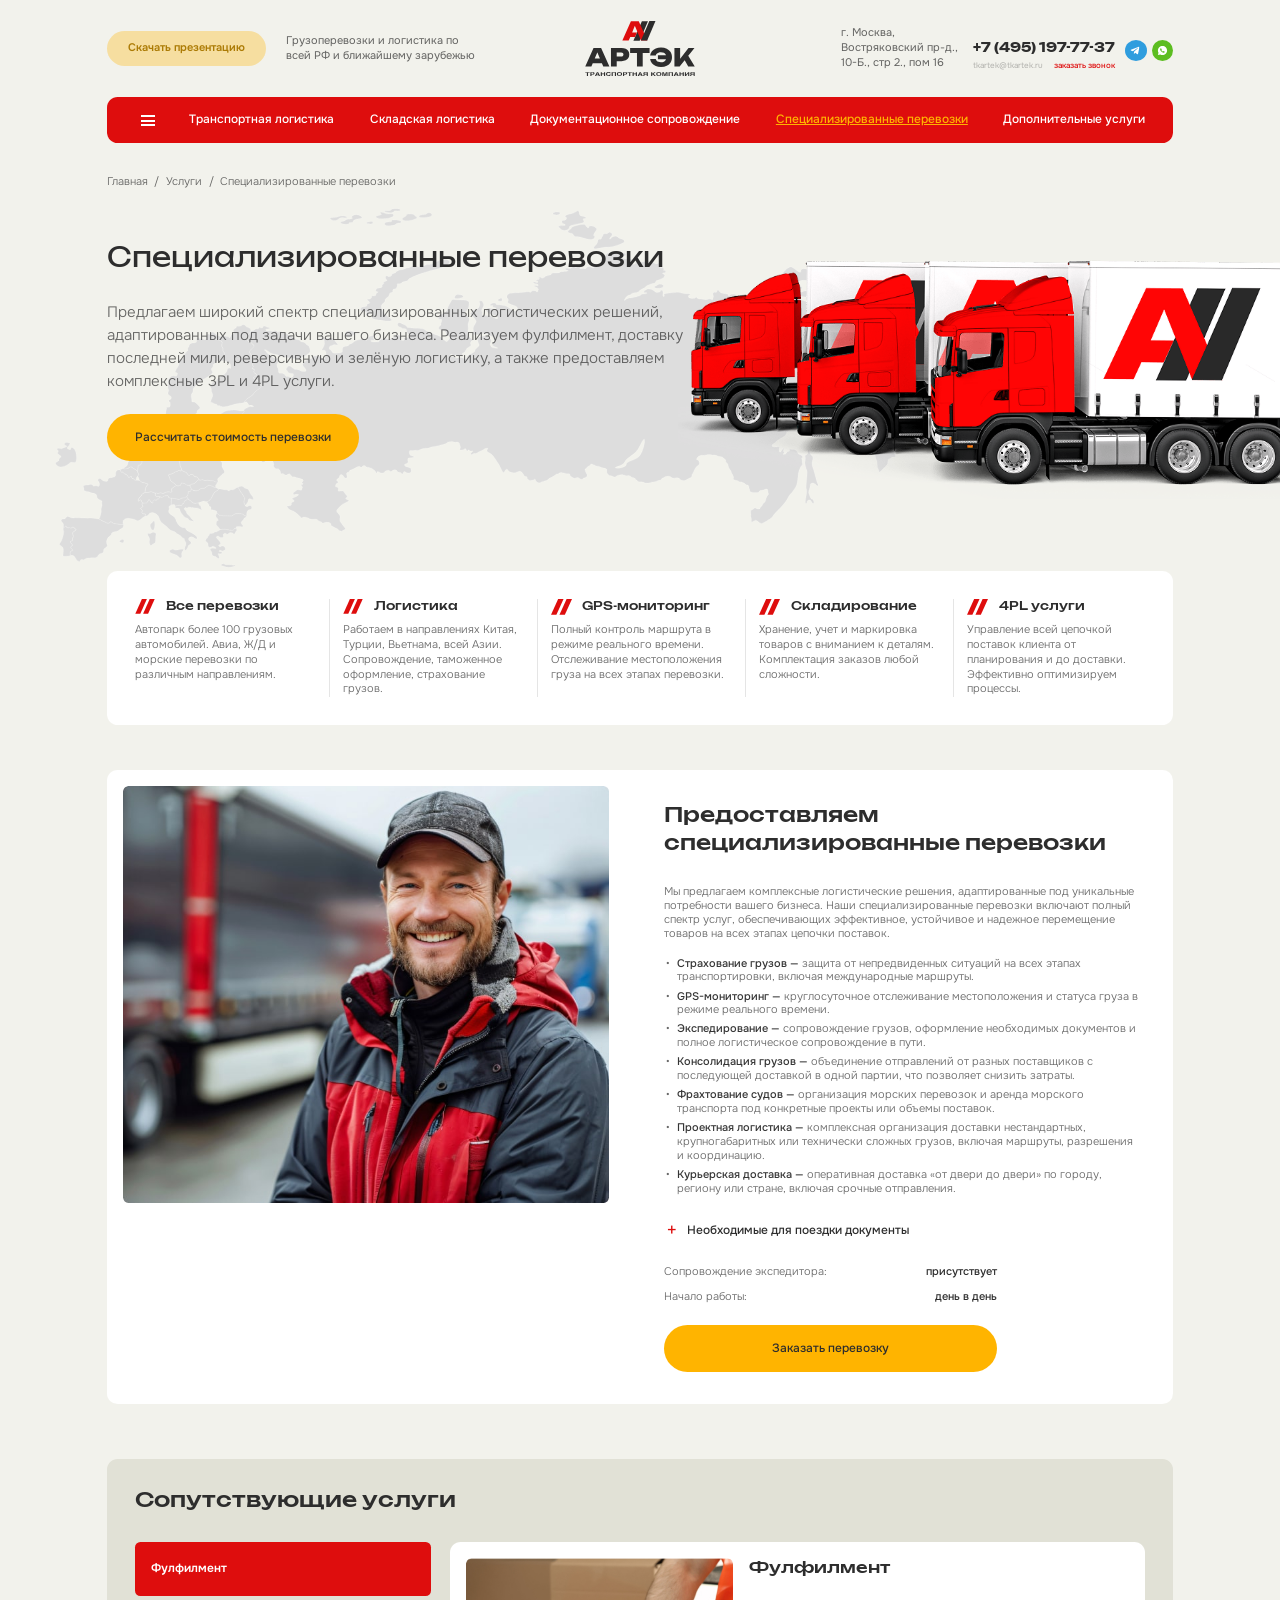
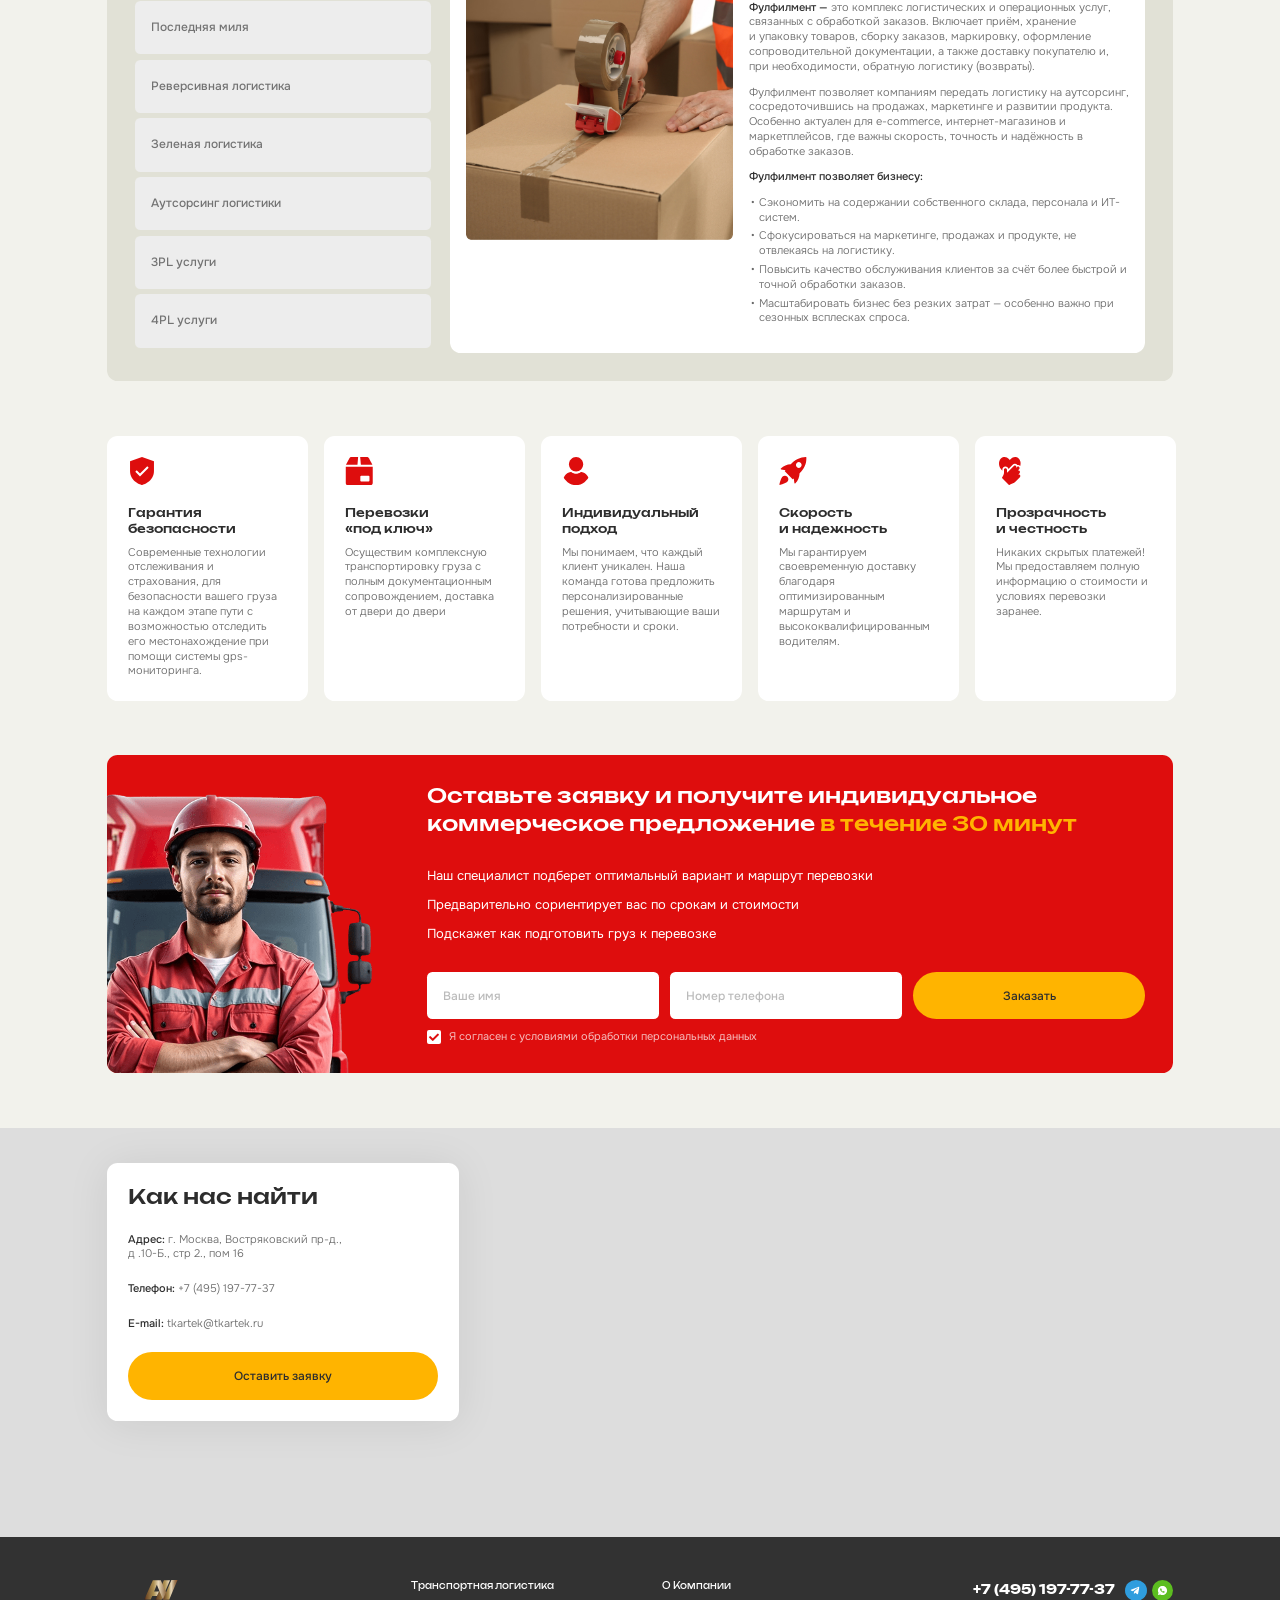
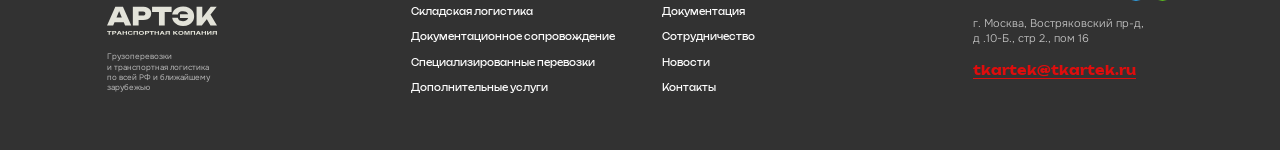
<file: specialized-transportation.html>
<!DOCTYPE html>
<!--[if lt IE 7]><html lang="ru" class="lt-ie9 lt-ie8 lt-ie7"><![endif]-->
<!--[if IE 7]><html lang="ru" class="lt-ie9 lt-ie8"><![endif]-->
<!--[if IE 8]><html lang="ru" class="lt-ie9"><![endif]-->
<!--[if gt IE 8]><!-->
<html lang="ru">
<!--<![endif]-->
<head>
	<meta charset="utf-8" />
	<title>Заголовок</title>
	<meta http-equiv="X-UA-Compatible" content="IE=edge" />
	<meta name="viewport" content="width=device-width, initial-scale=1, maximum-scale=1">
	<meta name="format-detection" content="telephone=no" />
	<link rel="shortcut icon" href="favicon.png" />
	<link rel="stylesheet" href="libs/bootstrap/bootstrap-grid.css" />
	<link rel="stylesheet" href="libs/fontawesome-free-5.12.0-web/css/all.min.css" />
	<link rel="stylesheet" href="libs/fancybox-master/dist/jquery.fancybox.min.css" />
	<link rel="stylesheet" href="libs/slick-1.5.9/slick/slick.css" />
	<link rel="stylesheet" href="css/fonts.css" />
	<link rel="stylesheet" href="css/main.css?ver=1.5" />
	<link rel="stylesheet" href="css/media.css?ver=1.5" />
</head>
<body> 

	<div class="wrapper">

		<header class="header">
			<div class="container">
				<div class="header__top">
					<div class="row">
						<div class="col-lg-5 col-3">
							<div class="header__about">
								<a href="#" class="btn-main">Скачать презентацию</a>
								<div class="logo-descr">Грузоперевозки и логистика по всей РФ и ближайшему зарубежью</div>
							</div>
							<span class='sandwich sandwich_mobile'>
								<span class='sw-topper'></span>
								<span class='sw-bottom'></span>
								<span class='sw-footer'></span>
							</span>
						</div>
						<div class="col-lg-2 col-6">
							<div class="logo-wrap">
								<a href="#" class="logo">
									<img src="img/logo.svg" alt="alt">
								</a>
							</div>
						</div>
						<div class="col-lg-5 col-3">
							<div class="header__contacts">
								<div class="header__info">г. Москва, <br>Востряковский пр-д., <br>10-Б., стр 2., пом 16</div>
								<div class="contacts-main">
									<div class="contacts-main__content">
										<a href="tel:+74951977737" class="phone-main">+7 (495) 197-77-37</a>
										<div class="contacts-main__wrap">
											<a href="mailto:tkartek@tkartek.ru" class="link-default">tkartek@tkartek.ru</a>
											<a href="#modal-callback" class="link-main fancybox">заказать звонок</a>
										</div>
									</div>
									<ul class="socials-list">
										<li><a href="#" target="_blank"><img src="img/tg.svg" alt="alt"></a></li>
										<li><a href="#" target="_blank"><img src="img/wp.svg" alt="alt"></a></li>
									</ul>
								</div>
							</div>
							<a href="tel:+74951977737" class="phone-mob"><i class="fas fa-phone-alt"></i></a>
						</div>
					</div>
				</div>
				<div class="header__bottom">
					<span class='sandwich sandwich_menu'>
						<span class='sw-topper'></span>
						<span class='sw-bottom'></span>
						<span class='sw-footer'></span>
					</span>
					<ul class="menu">
						<li><a href="#">Транспортная логистика</a></li>
						<li><a href="#">Складская логистика</a></li>
						<li><a href="#">Документационное сопровождение</a></li>
						<li class="active"><a href="#">Специализированные перевозки</a></li>
						<li><a href="#">Дополнительные услуги</a></li>
					</ul>
					<div class="menu-dropdown">
						<ul>
							<li><a href="#">О Компании</a></li>
							<li><a href="#">Документация</a></li>
							<li><a href="#">Сотрудничество</a></li>
							<li><a href="#">Новости</a></li>
							<li><a href="#">Контакты</a></li>
						</ul>
					</div>
				</div>
			</div>
			<div class="menu-mobile">
				<ul class="menu">
					<li><a href="#">О Компании</a></li>
					<li><a href="#">Документация</a></li>
					<li><a href="#">Сотрудничество</a></li>
					<li><a href="#">Новости</a></li>
					<li><a href="#">Контакты</a></li>
					<li><a href="#">Транспортная логистика</a></li>
					<li><a href="#">Складская логистика</a></li>
					<li><a href="#">Документационное сопровождение</a></li>
					<li><a href="#">Специализированные перевозки</a></li>
					<li><a href="#">Дополнительные услуги</a></li>
				</ul>
				<div class="header__info">г. Москва, <br>Востряковский пр-д., <br>10-Б., стр 2., пом 16</div>
				<div class="contacts-main">
					<div class="contacts-main__content">
						<a href="tel:+74951977737" class="phone-main">+7 (495) 197-77-37</a>
						<div class="contacts-main__wrap">
							<a href="mailto:tkartek@tkartek.ru" class="link-default">tkartek@tkartek.ru</a>
							<a href="#modal-callback" class="link-main fancybox">заказать звонок</a>
						</div>
					</div>
					<ul class="socials-list">
						<li><a href="#" target="_blank"><img src="img/tg.svg" alt="alt"></a></li>
						<li><a href="#" target="_blank"><img src="img/wp.svg" alt="alt"></a></li>
					</ul>
				</div>
			</div>
			<div class="menu-overlay"></div>
		</header>

		<section class="billbord billbord_page">
			<div class="container">
				<ul class="breadcrumbs">
					<li><a href="#">Главная</a></li>
					<li><a href="#">Услуги</a></li>
					<li>Специализированные перевозки</li>
				</ul>
				<div class="row">
					<div class="col-lg-7">
						<div class="billbord__content">
							<h1 class="title-big">Специализированные перевозки</h1>
							<div class="descr-big">Предлагаем широкий спектр специализированных логистических решений, адаптированных под задачи вашего бизнеса. Реализуем фулфилмент, доставку последней мили, реверсивную и зелёную логистику, а также предоставляем комплексные 3PL и 4PL услуги. </div>
							<a href="#modal-application" class="btn-main fancybox">Рассчитать стоимость перевозки</a>	
						</div>
					</div>
				</div>
				<div class="benefits">
					<div class="slider-elements">
						<div>
							<div class="item-benefit">
								<div class="title-small">Все перевозки</div>
								<p>Автопарк более 100 грузовых автомобилей. Авиа, Ж/Д и морские перевозки по различным направлениям.</p>
							</div>
						</div>
						<div>
							<div class="item-benefit">
								<div class="title-small">Логистика</div>
								<p>Работаем в направлениях Китая, Турции, Вьетнама, всей Азии. Сопровождение, таможенное оформление, страхование грузов.</p>
							</div>
						</div>
						<div>
							<div class="item-benefit">
								<div class="title-small">GPS-мониторинг</div>
								<p>Полный контроль маршрута в режиме реального времени. Отслеживание местоположения груза на всех этапах перевозки. </p>
							</div>
						</div>
						<div>
							<div class="item-benefit">
								<div class="title-small">Складирование</div>
								<p>Хранение, учет и маркировка товаров с вниманием к деталям. Комплектация заказов любой сложности.</p>
							</div>
						</div>
						<div>
							<div class="item-benefit">
								<div class="title-small">4PL услуги</div>
								<p>Управление всей цепочкой поставок клиента от планирования и до доставки. Эффективно оптимизируем процессы.</p>
							</div>
						</div>
					</div>
				</div>
			</div>
			<div class="billbord__image">
				<img src="img/billbord2.png" alt="alt">
			</div>
		</section>

		<section class="service-main">
			<div class="container">
				<div class="service-main__block">
					<div class="row">
						<div class="col-lg-6">
							<div class="service-main__image">
								<img src="img/service_about1.jpg" alt="alt">
							</div>
						</div>
						<div class="col-lg-6">
							<div class="service-main__content">
								<h2 class="title-section">Предоставляем <br>специализированные перевозки</h2>
								<p>Мы предлагаем комплексные логистические решения, адаптированные под уникальные потребности вашего бизнеса. Наши специализированные перевозки включают полный спектр услуг, обеспечивающих эффективное, устойчивое и надежное перемещение товаров на всех этапах цепочки поставок.</p>
								<ul>
									<li><strong>Страхование грузов —</strong> защита от непредвиденных ситуаций на всех этапах транспортировки, включая международные маршруты.</li>
									<li><strong>GPS-мониторинг —</strong> круглосуточное отслеживание местоположения и статуса груза в режиме реального времени.</li>
									<li><strong>Экспедирование —</strong> сопровождение грузов, оформление необходимых документов и полное логистическое сопровождение в пути.</li>
									<li><strong>Консолидация грузов —</strong> объединение отправлений от разных поставщиков с последующей доставкой в одной партии, что позволяет снизить затраты.</li>
									<li><strong>Фрахтование судов —</strong> организация морских перевозок и аренда морского транспорта под конкретные проекты или объемы поставок.</li>
									<li><strong>Проектная логистика —</strong> комплексная организация доставки нестандартных, крупногабаритных или технически сложных грузов, включая маршруты, разрешения и координацию.</li>
									<li><strong>Курьерская доставка —</strong> оперативная доставка «от двери до двери» по городу, региону или стране, включая срочные отправления.</li>
								</ul>
								<div class="item-dropdown">
									<div class="item-dropdown__head">Необходимые для поездки документы</div>
									<div class="item-dropdown__content">
										<p>Lorem ipsum dolor sit amet, consectetur adipiscing elit, sed do eiusmod tempor incididunt ut labore et dolore magna aliqua. Ut enim ad minim veniam, quis nostrud exercitation ullamco laboris nisi ut aliquip ex ea commodo consequat.</p>
									</div>
								</div>
								<div class="service-main__info">
									<div class="features">
										<div class="feature">
											<div class="feature__title">Сопровождение экспедитора:</div>
											<div class="feature__value">присутствует</div>
										</div>
										<div class="feature">
											<div class="feature__title">Начало работы:</div>
											<div class="feature__value">день в день</div>
										</div>
									</div>
									<a href="#modal-application" class="btn-main fancybox">Заказать перевозку</a>
								</div>
							</div>
						</div>
					</div>
				</div>
			</div>
		</section>

		<section class="services">
			<div class="container">
				<div class="services__block">
					<h2 class="title-section">Сопутствующие услуги</h2>
					<div class="row">
						<div class="col-lg-3">
							<div class="tabs-wrap">
								<div class="btn-tab"></div>
								<ul class="tabs-page">
									<li class="active"><a href="#service1">Фулфилмент</a></li>
									<li><a href="#service2">Последняя миля</a></li>
									<li><a href="#service3">Реверсивная логистика</a></li>
									<li><a href="#service4">Зеленая логистика</a></li>
									<li><a href="#service5">⁠Аутсорсинг логистики</a></li>
									<li><a href="#service6">3PL услуги</a></li>
									<li><a href="#service7">⁠4PL услуги</a></li>
								</ul>
							</div>
						</div>
						<div class="col-lg-9">
							<div class="tab-container-page">
								<div class="tab-pane-page" id="service1">
									<div class="row">
										<div class="col-lg-5">
											<div class="service-about">
												<img src="img/item_serv1.jpg" alt="alt">
											</div>
										</div>
										<div class="col-lg-7">
											<div class="service-content">
												<div class="title-small">Фулфилмент</div>
												<p><strong>Фулфилмент —</strong> это комплекс логистических и операционных услуг, связанных с обработкой заказов. Включает приём, хранение и упаковку товаров, сборку заказов, маркировку, оформление сопроводительной документации, а также доставку покупателю и, при необходимости, обратную логистику (возвраты).</p>
												<p>Фулфилмент позволяет компаниям передать логистику на аутсорсинг, сосредоточившись на продажах, маркетинге и развитии продукта. Особенно актуален для e-commerce, интернет-магазинов и маркетплейсов, где важны скорость, точность и надёжность в обработке заказов.</p>
												<p><strong>Фулфилмент позволяет бизнесу:</strong></p>
												<ul>
													<li>Сэкономить на содержании собственного склада, персонала и ИТ-систем.</li>
													<li>Сфокусироваться на маркетинге, продажах и продукте, не отвлекаясь на логистику.</li>
													<li>Повысить качество обслуживания клиентов за счёт более быстрой и точной обработки заказов.</li>
													<li>Масштабировать бизнес без резких затрат — особенно важно при сезонных всплесках спроса.</li>
												</ul>
											</div>
										</div>
									</div>
								</div>
								<div class="tab-pane-page" id="tab_service2">
									<div class="row">
										<div class="col-lg-5">
											<div class="service-about">
												<img src="img/tab_service1.jpg" alt="alt">
												<div class="features">
													<div class="feature">
														<div class="feature__title">Сопровождение экспедитора:</div>
														<div class="feature__value">присутствует</div>
													</div>
													<div class="feature">
														<div class="feature__title">Начало работы:</div>
														<div class="feature__value">день в день</div>
													</div>
												</div>
												<a href="#modal-application" class="btn-main fancybox">Заказать перевозку</a>
											</div>
										</div>
										<div class="col-lg-7">
											<div class="title-small">Транспортная логистика</div>
											<ul>
												<li>Автомобильные перевозки</li>
												<li>Железнодорожные перевозки</li>
												<li>⁠Морские перевозки</li>
												<li>⁠Авиаперевозки</li>
												<li>⁠Мультимодальные перевозки</li>
												<li>⁠Сборные грузы</li>
												<li>⁠Негабаритные грузы</li>
											</ul>
											<p>Транспортная логистика — это ключевой элемент успешного бизнеса, обеспечивающий эффективное перемещение товаров по всему миру.</p>
											<p>Мы предлагаем широкий спектр услуг, включая автомобильные, железнодорожные, морские и авиаперевозки, что позволяет выбрать оптимальный способ доставки в зависимости от ваших потребностей.</p>
											<p>Мультимодальные перевозки обеспечивают максимальную гибкость, комбинируя различные виды транспорта для достижения наилучших результатов. Мы также специализируемся на сборных грузах, что позволяет сократить затраты и время доставки. Для перевозки крупных и нестандартных товаров мы предлагаем услуги по транспортировке негабаритных грузов, гарантируя их безопасность и сохранность. Наша команда профессионалов готова предложить индивидуальные решения для каждого клиента, обеспечивая надежность и эффективность на всех этапах логистического процесса.</p>
											<div class="item-dropdown">
												<div class="item-dropdown__head">Необходимые для поездки документы</div>
												<div class="item-dropdown__content">
													<p>Lorem ipsum dolor sit amet, consectetur adipiscing elit, sed do eiusmod tempor incididunt ut labore et dolore magna aliqua. Ut enim ad minim veniam, quis nostrud exercitation ullamco laboris nisi ut aliquip ex ea commodo consequat.</p>
												</div>
											</div>
										</div>
									</div>
								</div>
								<div class="tab-pane-page" id="tab_service3">
									<div class="row">
										<div class="col-lg-5">
											<div class="service-about">
												<img src="img/tab_service1.jpg" alt="alt">
												<div class="features">
													<div class="feature">
														<div class="feature__title">Сопровождение экспедитора:</div>
														<div class="feature__value">присутствует</div>
													</div>
													<div class="feature">
														<div class="feature__title">Начало работы:</div>
														<div class="feature__value">день в день</div>
													</div>
												</div>
												<a href="#modal-application" class="btn-main fancybox">Заказать перевозку</a>
											</div>
										</div>
										<div class="col-lg-7">
											<div class="title-small">Транспортная логистика</div>
											<ul>
												<li>Автомобильные перевозки</li>
												<li>Железнодорожные перевозки</li>
												<li>⁠Морские перевозки</li>
												<li>⁠Авиаперевозки</li>
												<li>⁠Мультимодальные перевозки</li>
												<li>⁠Сборные грузы</li>
												<li>⁠Негабаритные грузы</li>
											</ul>
											<p>Транспортная логистика — это ключевой элемент успешного бизнеса, обеспечивающий эффективное перемещение товаров по всему миру.</p>
											<p>Мы предлагаем широкий спектр услуг, включая автомобильные, железнодорожные, морские и авиаперевозки, что позволяет выбрать оптимальный способ доставки в зависимости от ваших потребностей.</p>
											<p>Мультимодальные перевозки обеспечивают максимальную гибкость, комбинируя различные виды транспорта для достижения наилучших результатов. Мы также специализируемся на сборных грузах, что позволяет сократить затраты и время доставки. Для перевозки крупных и нестандартных товаров мы предлагаем услуги по транспортировке негабаритных грузов, гарантируя их безопасность и сохранность. Наша команда профессионалов готова предложить индивидуальные решения для каждого клиента, обеспечивая надежность и эффективность на всех этапах логистического процесса.</p>
											<div class="item-dropdown">
												<div class="item-dropdown__head">Необходимые для поездки документы</div>
												<div class="item-dropdown__content">
													<p>Lorem ipsum dolor sit amet, consectetur adipiscing elit, sed do eiusmod tempor incididunt ut labore et dolore magna aliqua. Ut enim ad minim veniam, quis nostrud exercitation ullamco laboris nisi ut aliquip ex ea commodo consequat.</p>
												</div>
											</div>
										</div>
									</div>
								</div>
								<div class="tab-pane-page" id="tab_service4">
									<div class="row">
										<div class="col-lg-5">
											<div class="service-about">
												<img src="img/tab_service1.jpg" alt="alt">
												<div class="features">
													<div class="feature">
														<div class="feature__title">Сопровождение экспедитора:</div>
														<div class="feature__value">присутствует</div>
													</div>
													<div class="feature">
														<div class="feature__title">Начало работы:</div>
														<div class="feature__value">день в день</div>
													</div>
												</div>
												<a href="#modal-application" class="btn-main fancybox">Заказать перевозку</a>
											</div>
										</div>
										<div class="col-lg-7">
											<div class="title-small">Транспортная логистика</div>
											<ul>
												<li>Автомобильные перевозки</li>
												<li>Железнодорожные перевозки</li>
												<li>⁠Морские перевозки</li>
												<li>⁠Авиаперевозки</li>
												<li>⁠Мультимодальные перевозки</li>
												<li>⁠Сборные грузы</li>
												<li>⁠Негабаритные грузы</li>
											</ul>
											<p>Транспортная логистика — это ключевой элемент успешного бизнеса, обеспечивающий эффективное перемещение товаров по всему миру.</p>
											<p>Мы предлагаем широкий спектр услуг, включая автомобильные, железнодорожные, морские и авиаперевозки, что позволяет выбрать оптимальный способ доставки в зависимости от ваших потребностей.</p>
											<p>Мультимодальные перевозки обеспечивают максимальную гибкость, комбинируя различные виды транспорта для достижения наилучших результатов. Мы также специализируемся на сборных грузах, что позволяет сократить затраты и время доставки. Для перевозки крупных и нестандартных товаров мы предлагаем услуги по транспортировке негабаритных грузов, гарантируя их безопасность и сохранность. Наша команда профессионалов готова предложить индивидуальные решения для каждого клиента, обеспечивая надежность и эффективность на всех этапах логистического процесса.</p>
											<div class="item-dropdown">
												<div class="item-dropdown__head">Необходимые для поездки документы</div>
												<div class="item-dropdown__content">
													<p>Lorem ipsum dolor sit amet, consectetur adipiscing elit, sed do eiusmod tempor incididunt ut labore et dolore magna aliqua. Ut enim ad minim veniam, quis nostrud exercitation ullamco laboris nisi ut aliquip ex ea commodo consequat.</p>
												</div>
											</div>
										</div>
									</div>
								</div>
								<div class="tab-pane-page" id="tab_service5">
									<div class="row">
										<div class="col-lg-5">
											<div class="service-about">
												<img src="img/tab_service1.jpg" alt="alt">
												<div class="features">
													<div class="feature">
														<div class="feature__title">Сопровождение экспедитора:</div>
														<div class="feature__value">присутствует</div>
													</div>
													<div class="feature">
														<div class="feature__title">Начало работы:</div>
														<div class="feature__value">день в день</div>
													</div>
												</div>
												<a href="#modal-application" class="btn-main fancybox">Заказать перевозку</a>
											</div>
										</div>
										<div class="col-lg-7">
											<div class="title-small">Транспортная логистика</div>
											<ul>
												<li>Автомобильные перевозки</li>
												<li>Железнодорожные перевозки</li>
												<li>⁠Морские перевозки</li>
												<li>⁠Авиаперевозки</li>
												<li>⁠Мультимодальные перевозки</li>
												<li>⁠Сборные грузы</li>
												<li>⁠Негабаритные грузы</li>
											</ul>
											<p>Транспортная логистика — это ключевой элемент успешного бизнеса, обеспечивающий эффективное перемещение товаров по всему миру.</p>
											<p>Мы предлагаем широкий спектр услуг, включая автомобильные, железнодорожные, морские и авиаперевозки, что позволяет выбрать оптимальный способ доставки в зависимости от ваших потребностей.</p>
											<p>Мультимодальные перевозки обеспечивают максимальную гибкость, комбинируя различные виды транспорта для достижения наилучших результатов. Мы также специализируемся на сборных грузах, что позволяет сократить затраты и время доставки. Для перевозки крупных и нестандартных товаров мы предлагаем услуги по транспортировке негабаритных грузов, гарантируя их безопасность и сохранность. Наша команда профессионалов готова предложить индивидуальные решения для каждого клиента, обеспечивая надежность и эффективность на всех этапах логистического процесса.</p>
											<div class="item-dropdown">
												<div class="item-dropdown__head">Необходимые для поездки документы</div>
												<div class="item-dropdown__content">
													<p>Lorem ipsum dolor sit amet, consectetur adipiscing elit, sed do eiusmod tempor incididunt ut labore et dolore magna aliqua. Ut enim ad minim veniam, quis nostrud exercitation ullamco laboris nisi ut aliquip ex ea commodo consequat.</p>
												</div>
											</div>
										</div>
									</div>
								</div>
							</div>
						</div>
					</div>
				</div>
			</div>
		</section>

		<section class="advantages">
			<div class="container">
				<div class="slider-elements">
					<div>
						<div class="item-advantage">
							<div class="icon-page">
								<img src="img/ic_avd1.svg" alt="alt">
							</div>
							<h3 class="title-small">Гарантия <br>безопасности</h3>
							<p>Современные технологии отслеживания и страхования, для безопасности вашего груза на каждом этапе пути с возможностью отследить его местонахождение при помощи системы gps-мониторинга.</p>
						</div>
					</div>
					<div>
						<div class="item-advantage">
							<div class="icon-page">
								<img src="img/ic_avd2.svg" alt="alt">
							</div>
							<h3 class="title-small">Перевозки <br>«под ключ»</h3>
							<p>Осуществим комплексную транспортировку груза с полным документационным сопровождением, доставка от двери до двери</p>
						</div>
					</div>
					<div>
						<div class="item-advantage">
							<div class="icon-page">
								<img src="img/ic_avd3.svg" alt="alt">
							</div>
							<h3 class="title-small">Индивидуальный подход</h3>
							<p>Мы понимаем, что каждый клиент уникален. Наша команда готова предложить персонализированные решения, учитывающие ваши потребности и сроки.</p>
						</div>
					</div>
					<div>
						<div class="item-advantage">
							<div class="icon-page">
								<img src="img/ic_avd4.svg" alt="alt">
							</div>
							<h3 class="title-small">Скорость <br>и надежность</h3>
							<p>Мы гарантируем своевременную доставку благодаря оптимизированным маршрутам и высококвалифицированным водителям.</p>
						</div>
					</div>
					<div>
						<div class="item-advantage">
							<div class="icon-page">
								<img src="img/ic_avd5.svg" alt="alt">
							</div>
							<h3 class="title-small">Прозрачность <br>и честность</h3>
							<p>Никаких скрытых платежей! Мы предоставляем полную информацию о стоимости и условиях перевозки заранее.</p>
						</div>
					</div>
				</div>
			</div>
		</section>

		<section class="consultation">
			<div class="container">
				<div class="consultation__block">
					<div class="row">
						<div class="col-lg-9 offset-lg-3">
							<div class="consultation__content">
								<h2 class="title-section">Оставьте заявку и получите индивидуальное коммерческое предложение <span>в течение 30 минут</span></h2>
								<div class="consultation__text">
									<p>Наш специалист подберет оптимальный вариант и маршрут перевозки</p>
									<p>Предварительно сориентирует вас по срокам и стоимости</p>
									<p>Подскажет как подготовить груз к перевозке</p>
								</div>
								<form>
									<div class="row row_small">
										<div class="col-md-4">
											<div class="item-form">
												<input type="text" placeholder="Ваше имя" required>
											</div>
										</div>
										<div class="col-md-4">
											<div class="item-form">
												<input type="tel" placeholder="Номер телефона" class="input-phone" inputmode="numeric" required>
											</div>
										</div>
										<div class="col-md-4">
											<input type="submit" class="btn-main" value="Заказать">
										</div>
									</div>
									<div class="checkbox">
										<label>
											<input type="checkbox" required="required" checked="checked" />
											<span>Я согласен с условиями обработки персональных данных</span>
										</label>
									</div>
								</form>
							</div>
						</div>
					</div>
					<div class="consultation__image">
						<img src="img/consultation.png" alt="alt">
					</div>
				</div>
			</div>
		</section>

		<section class="contacts">
			<div class="container">
				<div class="contacts__wrapper">
					<div class="contacts-block">
						<h2 class="title-section">Как нас найти</h2>
						<div class="contacts-block__item"><strong>Адрес:</strong> г. Москва, Востряковский пр-д., <br>д .10-Б., стр 2., пом 16</div>
						<div class="contacts-block__item"><strong>Телефон:</strong> <a href="tel:+74951977737">+7 (495) 197-77-37</a></div>
						<div class="contacts-block__item"><strong>E-mail: </strong> <a href="mailto:tkartek@tkartek.ru">tkartek@tkartek.ru</a></div>
						<a href="#modal-application" class="btn-main fancybox">Оставить заявку</a>
					</div>
				</div>
			</div>
			<div id="map"></div>
		</section>

		<footer class="footer">
			<div class="container">
				<div class="row">
					<div class="col-lg-3">
						<div class="footer__logo">
							<a href="#" class="logo">
								<img src="img/logo2.svg" alt="alt">
							</a>
							<div class="logo-descr">Грузоперевозки <br>и транспортная логистика по всей РФ и ближайшему зарубежью</div>
						</div>
					</div>
					<div class="col-lg-6">
						<ul class="footer__nav">
							<li><a href="#">Транспортная логистика</a></li>
							<li><a href="#">Складская логистика</a></li>
							<li><a href="#">Документационное сопровождение</a></li>
							<li><a href="#">Специализированные перевозки</a></li>
							<li><a href="#">Дополнительные услуги</a></li>
							<li><a href="#">О Компании</a></li>
							<li><a href="#">Документация</a></li>
							<li><a href="#">Сотрудничество</a></li>
							<li><a href="#">Новости</a></li>
							<li><a href="#">Контакты</a></li>
						</ul>
					</div>
					<div class="col-lg-3">
						<div class="footer__right">
							<div class="footer__contacts">
								<div class="contacts-main">
									<div class="contacts-main__content">
										<a href="tel:+74951977737" class="phone-main">+7 (495) 197-77-37</a>
									</div>
									<ul class="socials-list">
										<li><a href="#" target="_blank"><img src="img/tg.svg" alt="alt"></a></li>
										<li><a href="#" target="_blank"><img src="img/wp.svg" alt="alt"></a></li>
									</ul>
								</div>
								<div class="footer__location">г. Москва, Востряковский пр-д, <br>д .10-Б., стр 2., пом 16</div>
								<a href="mailto:tkartek@tkartek.ru" class="mail-main">tkartek@tkartek.ru</a>
							</div>
						</div>
					</div>
				</div>
			</div>
		</footer>
		
	</div>

	<div id="modal-callback" class="modal-block">
		<div class="modal-wrap">
			<div class="title-section">Закажите звонок</div>
			<div class="descr-modal">и наш менеджер свяжется с вами в течение 30 минут</div>
			<form>
				<div class="item-form">
					<input type="text" placeholder="Ваше имя" required>
				</div>
				<div class="item-form">
					<input type="tel" placeholder="Номер телефона" class="input-phone" inputmode="numeric" required>
				</div>
				<input type="submit" class="btn-main" value="Отправить">
				<div class="checkbox">
					<label>
						<input type="checkbox" required="required" checked="checked" />
						<span>Я согласен с условиями обработки персональных данных</span>
					</label>
				</div>
			</form>
		</div>
	</div>

	<div id="modal-application" class="modal-block">
		<div class="modal-wrap">
			<div class="title-section">Оставьте заявку</div>
			<div class="descr-modal">и получите индивидуальное <br>коммерческое предложение в течение 30 минут</div>
			<form>
				<div class="row">
					<div class="col-12">
						<div class="item-form">
							<input type="text" placeholder="Ваше имя" required>
						</div>
					</div>
					<div class="col-md-6">
						<div class="item-form">
							<input type="tel" placeholder="Номер телефона" class="input-phone" inputmode="numeric" required>
						</div>
					</div>
					<div class="col-md-6">
						<div class="item-form">
							<input type="email" placeholder="Почта" inputmode="email" required>
						</div>
					</div>
				</div>
				<div class="title-small">Параметры груза:</div>
				<div class="row">
					<div class="col-md-6">
						<div class="item-form item-form_location">
							<input type="text" placeholder="Откуда" required>
						</div>
					</div>
					<div class="col-md-6">
						<div class="item-form item-form_location">
							<input type="text" placeholder="Куда" required>
						</div>
					</div>
					<div class="col-md-4">
						<div class="item-form">
							<input type="text" placeholder="Вес" required>
						</div>
					</div>
					<div class="col-md-4">
						<div class="item-form">
							<input type="text" placeholder="Габариты" required>
						</div>
					</div>
					<div class="col-md-4">
						<div class="item-form">
							<input type="text" placeholder="Объем м³" required>
						</div>
					</div>
					<div class="col-12">
						<div class="item-form">
							<input type="text" placeholder="Комментарий" required>
						</div>
					</div>
				</div>
				<input type="submit" class="btn-main" value="Рассчитать стоимость услуги">
				<div class="checkbox">
					<label>
						<input type="checkbox" required="required" checked="checked" />
						<span>Я согласен с условиями обработки персональных данных</span>
					</label>
				</div>
			</form>
		</div>
	</div>

	<!--[if lt IE 9]>
	<script src="libs/html5shiv/es5-shim.min.js"></script>
	<script src="libs/html5shiv/html5shiv.min.js"></script>
	<script src="libs/html5shiv/html5shiv-printshiv.min.js"></script>
	<script src="libs/respond/respond.min.js"></script>
	<![endif]-->
	<script src="libs/jquery/jquery-3.6.0.min.js"></script>
	<script src="libs/jquery-mousewheel/jquery.mousewheel.min.js"></script>
	<script src="libs/fancybox-master/dist/jquery.fancybox.min.js"></script>
	<script src="libs/slick-1.5.9/slick/slick.min.js"></script>
	<script src="libs/mask/jquery.maskedinput.js"></script>
	<script src="js/common.js?ver=1.5"></script>
	<script src="https://api-maps.yandex.ru/2.1/?lang=ru_RU"></script>
	<script>
		$(document).ready(function () {
			ymaps.ready(init);

			function init() {
				var myMap = new ymaps.Map('map', {
					center: [55.576559, 37.622917],
					zoom: 12
				}, {
					searchControlProvider: 'yandex#search'
				});

				var iconSize = window.matchMedia("(max-width: 1600px)").matches ? [40, 55] : [64, 87];
				var iconOffset = window.matchMedia("(max-width: 1600px)").matches ? [-20, -55] : [-32, -87];
				var balloonOffset = window.matchMedia("(max-width: 1600px)").matches ? [0, -55] : [0, -87];

				myPlacemark = new ymaps.Placemark([55.576559, 37.622917], {
				}, {
					iconLayout: 'default#image',
					iconImageHref: 'img/pin.svg',
					hideIconOnBalloonOpen: false,
					iconImageSize: iconSize,
					iconImageOffset: iconOffset,
					balloonOffset: balloonOffset
				});
				myMap.controls.remove('searchControl');
				myMap.behaviors.disable('scrollZoom');
				myMap.geoObjects.add(myPlacemark);

				window.matchMedia("(max-width: 1600px)").addEventListener("change", function (e) {
					var newSize = e.matches ? [40, 55] : [64, 87];
					var newOffset = e.matches ? [-20, -55] : [-32, -87];
					var newBalloonOffset = e.matches ? [0, -55] : [0, -87];

					myPlacemark.options.set({
						iconImageSize: newSize,
						iconImageOffset: newOffset,
						balloonOffset: newBalloonOffset
					});
				});
			}
		});
	</script>
	<!-- Yandex.Metrika counter --><!-- /Yandex.Metrika counter -->
	<!-- Google Analytics counter --><!-- /Google Analytics counter -->
</body>
</html>
</file>
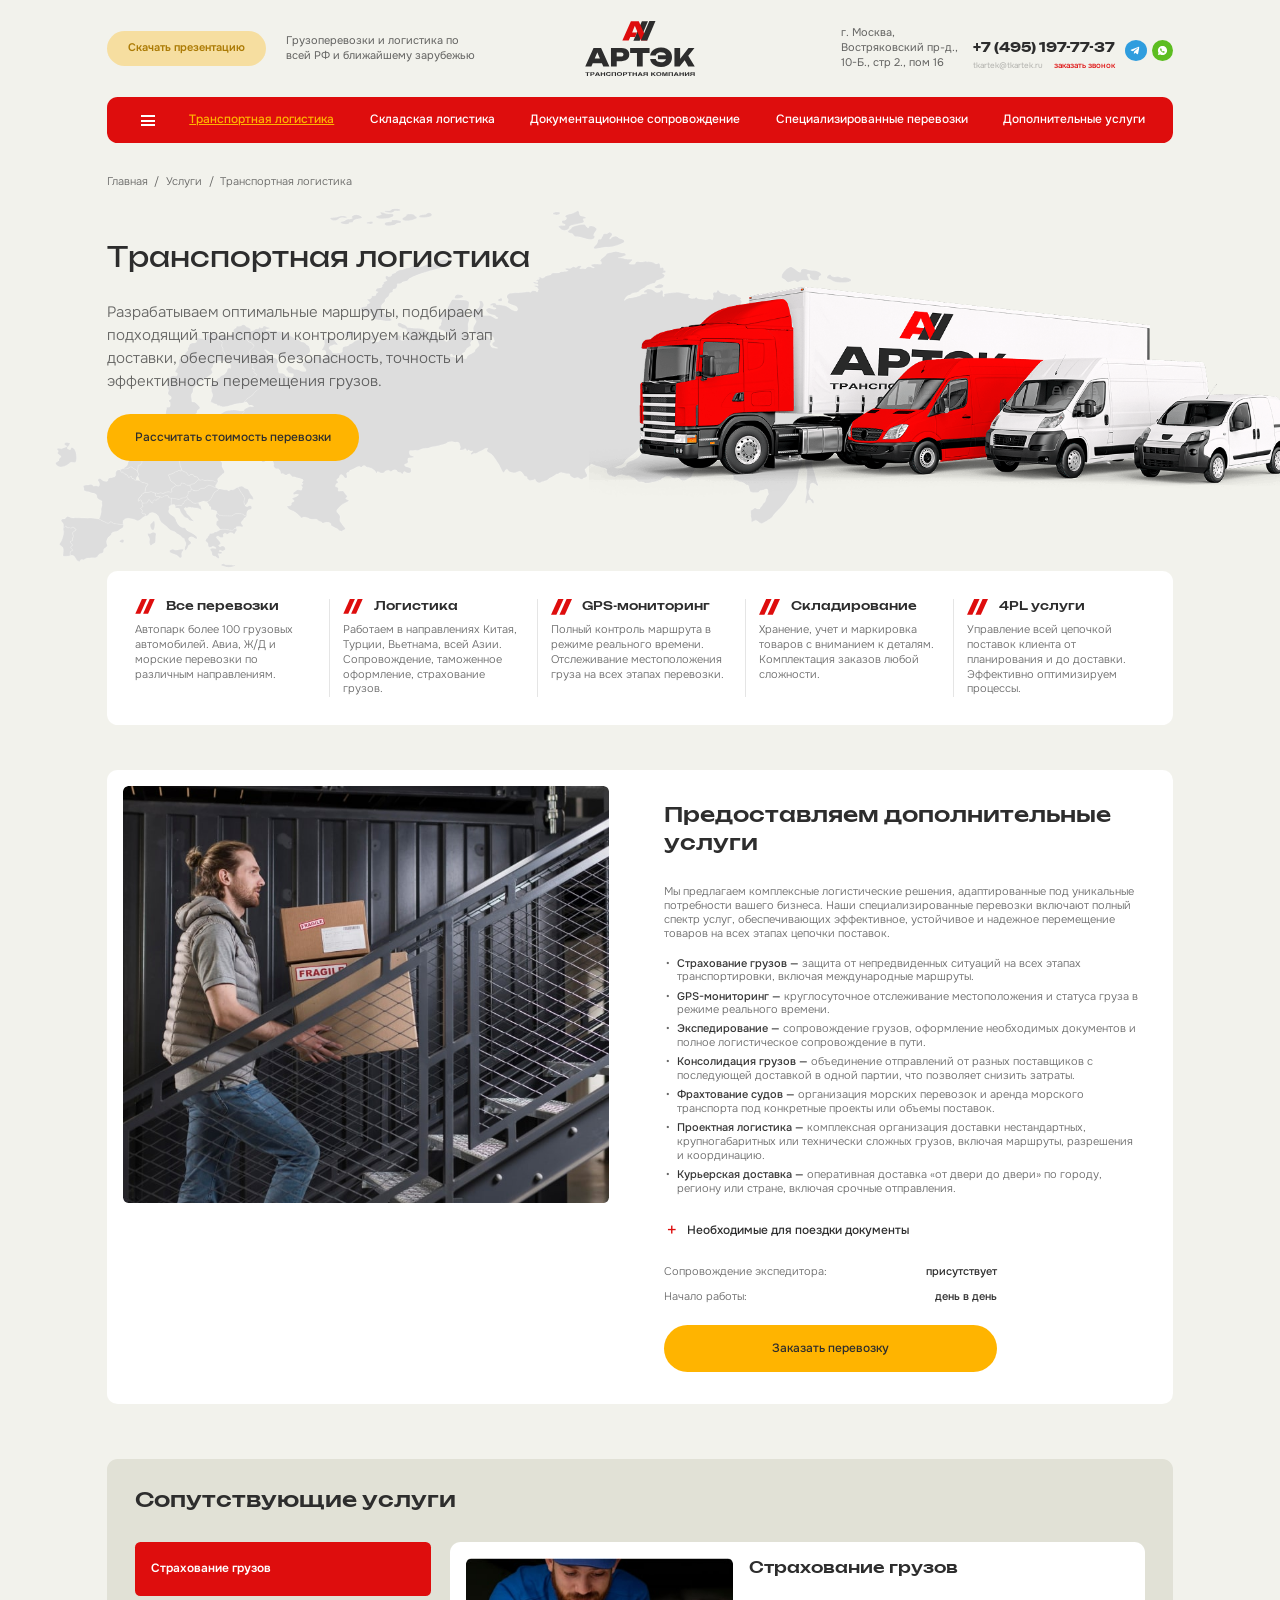
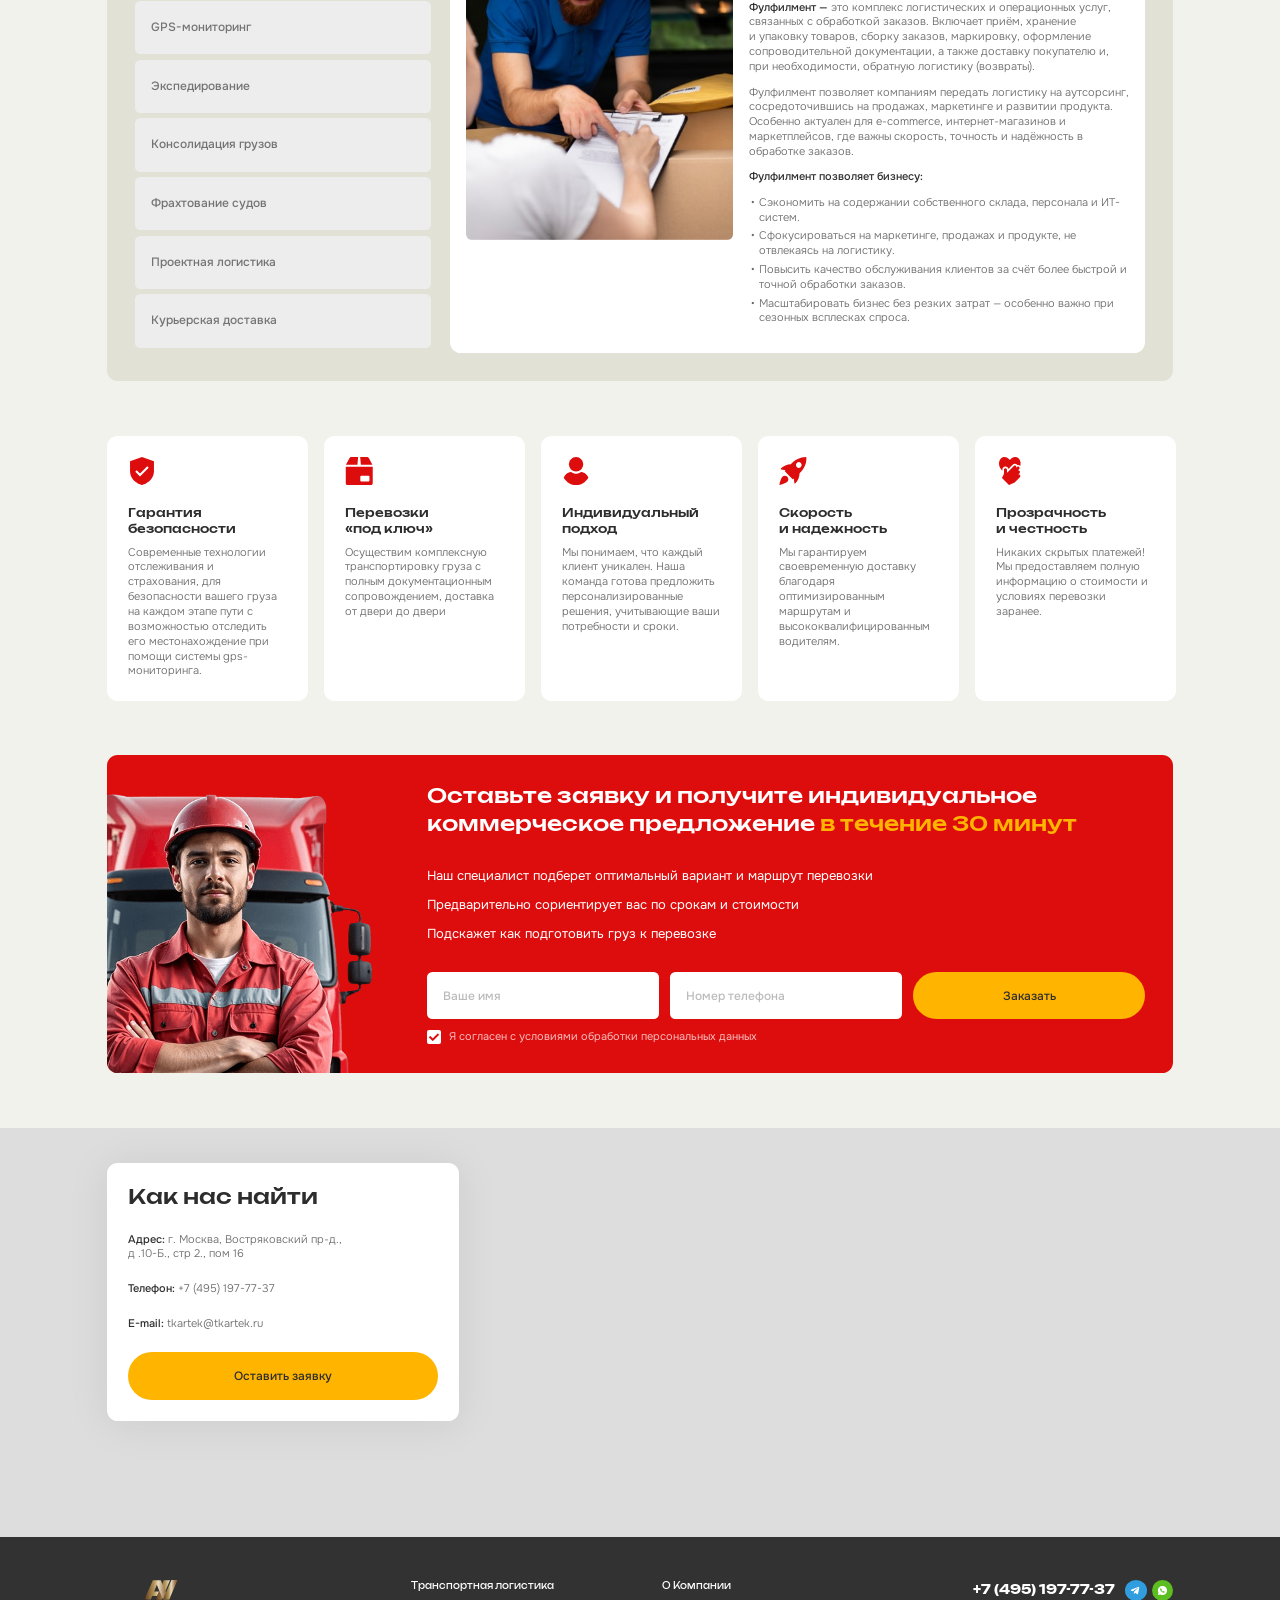
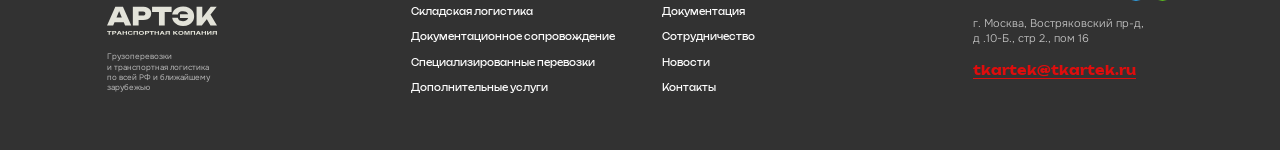
<file: transport-logistics.html>
<!DOCTYPE html>
<!--[if lt IE 7]><html lang="ru" class="lt-ie9 lt-ie8 lt-ie7"><![endif]-->
<!--[if IE 7]><html lang="ru" class="lt-ie9 lt-ie8"><![endif]-->
<!--[if IE 8]><html lang="ru" class="lt-ie9"><![endif]-->
<!--[if gt IE 8]><!-->
<html lang="ru">
<!--<![endif]-->
<head>
	<meta charset="utf-8" />
	<title>Заголовок</title>
	<meta http-equiv="X-UA-Compatible" content="IE=edge" />
	<meta name="viewport" content="width=device-width, initial-scale=1, maximum-scale=1">
	<meta name="format-detection" content="telephone=no" />
	<link rel="shortcut icon" href="favicon.png" />
	<link rel="stylesheet" href="libs/bootstrap/bootstrap-grid.css" />
	<link rel="stylesheet" href="libs/fontawesome-free-5.12.0-web/css/all.min.css" />
	<link rel="stylesheet" href="libs/fancybox-master/dist/jquery.fancybox.min.css" />
	<link rel="stylesheet" href="libs/slick-1.5.9/slick/slick.css" />
	<link rel="stylesheet" href="css/fonts.css" />
	<link rel="stylesheet" href="css/main.css?ver=1.5" />
	<link rel="stylesheet" href="css/media.css?ver=1.5" />
</head>
<body> 

	<div class="wrapper">

		<header class="header">
			<div class="container">
				<div class="header__top">
					<div class="row">
						<div class="col-lg-5 col-3">
							<div class="header__about">
								<a href="#" class="btn-main">Скачать презентацию</a>
								<div class="logo-descr">Грузоперевозки и логистика по всей РФ и ближайшему зарубежью</div>
							</div>
							<span class='sandwich sandwich_mobile'>
								<span class='sw-topper'></span>
								<span class='sw-bottom'></span>
								<span class='sw-footer'></span>
							</span>
						</div>
						<div class="col-lg-2 col-6">
							<div class="logo-wrap">
								<a href="#" class="logo">
									<img src="img/logo.svg" alt="alt">
								</a>
							</div>
						</div>
						<div class="col-lg-5 col-3">
							<div class="header__contacts">
								<div class="header__info">г. Москва, <br>Востряковский пр-д., <br>10-Б., стр 2., пом 16</div>
								<div class="contacts-main">
									<div class="contacts-main__content">
										<a href="tel:+74951977737" class="phone-main">+7 (495) 197-77-37</a>
										<div class="contacts-main__wrap">
											<a href="mailto:tkartek@tkartek.ru" class="link-default">tkartek@tkartek.ru</a>
											<a href="#modal-callback" class="link-main fancybox">заказать звонок</a>
										</div>
									</div>
									<ul class="socials-list">
										<li><a href="#" target="_blank"><img src="img/tg.svg" alt="alt"></a></li>
										<li><a href="#" target="_blank"><img src="img/wp.svg" alt="alt"></a></li>
									</ul>
								</div>
							</div>
							<a href="tel:+74951977737" class="phone-mob"><i class="fas fa-phone-alt"></i></a>
						</div>
					</div>
				</div>
				<div class="header__bottom">
					<span class='sandwich sandwich_menu'>
						<span class='sw-topper'></span>
						<span class='sw-bottom'></span>
						<span class='sw-footer'></span>
					</span>
					<ul class="menu">
						<li class="active"><a href="#">Транспортная логистика</a></li>
						<li><a href="#">Складская логистика</a></li>
						<li><a href="#">Документационное сопровождение</a></li>
						<li><a href="#">Специализированные перевозки</a></li>
						<li><a href="#">Дополнительные услуги</a></li>
					</ul>
					<div class="menu-dropdown">
						<ul>
							<li><a href="#">О Компании</a></li>
							<li><a href="#">Документация</a></li>
							<li><a href="#">Сотрудничество</a></li>
							<li><a href="#">Новости</a></li>
							<li><a href="#">Контакты</a></li>
						</ul>
					</div>
				</div>
			</div>
			<div class="menu-mobile">
				<ul class="menu">
					<li><a href="#">О Компании</a></li>
					<li><a href="#">Документация</a></li>
					<li><a href="#">Сотрудничество</a></li>
					<li><a href="#">Новости</a></li>
					<li><a href="#">Контакты</a></li>
					<li><a href="#">Транспортная логистика</a></li>
					<li><a href="#">Складская логистика</a></li>
					<li><a href="#">Документационное сопровождение</a></li>
					<li><a href="#">Специализированные перевозки</a></li>
					<li><a href="#">Дополнительные услуги</a></li>
				</ul>
				<div class="header__info">г. Москва, <br>Востряковский пр-д., <br>10-Б., стр 2., пом 16</div>
				<div class="contacts-main">
					<div class="contacts-main__content">
						<a href="tel:+74951977737" class="phone-main">+7 (495) 197-77-37</a>
						<div class="contacts-main__wrap">
							<a href="mailto:tkartek@tkartek.ru" class="link-default">tkartek@tkartek.ru</a>
							<a href="#modal-callback" class="link-main fancybox">заказать звонок</a>
						</div>
					</div>
					<ul class="socials-list">
						<li><a href="#" target="_blank"><img src="img/tg.svg" alt="alt"></a></li>
						<li><a href="#" target="_blank"><img src="img/wp.svg" alt="alt"></a></li>
					</ul>
				</div>
			</div>
			<div class="menu-overlay"></div>
		</header>

		<section class="billbord billbord_logistics billbord_page">
			<div class="container">
				<ul class="breadcrumbs">
					<li><a href="#">Главная</a></li>
					<li><a href="#">Услуги</a></li>
					<li>Транспортная логистика</li>
				</ul>
				<div class="row">
					<div class="col-lg-6">
						<div class="billbord__content">
							<h1 class="title-big">Транспортная логистика</h1>
							<div class="descr-big">Разрабатываем оптимальные маршруты, подбираем подходящий транспорт и контролируем каждый этап доставки, обеспечивая безопасность, точность и эффективность перемещения грузов.</div>
							<a href="#modal-application" class="btn-main fancybox">Рассчитать стоимость перевозки</a>	
						</div>
					</div>
				</div>
				<div class="benefits">
					<div class="slider-elements">
						<div>
							<div class="item-benefit">
								<div class="title-small">Все перевозки</div>
								<p>Автопарк более 100 грузовых автомобилей. Авиа, Ж/Д и морские перевозки по различным направлениям.</p>
							</div>
						</div>
						<div>
							<div class="item-benefit">
								<div class="title-small">Логистика</div>
								<p>Работаем в направлениях Китая, Турции, Вьетнама, всей Азии. Сопровождение, таможенное оформление, страхование грузов.</p>
							</div>
						</div>
						<div>
							<div class="item-benefit">
								<div class="title-small">GPS-мониторинг</div>
								<p>Полный контроль маршрута в режиме реального времени. Отслеживание местоположения груза на всех этапах перевозки. </p>
							</div>
						</div>
						<div>
							<div class="item-benefit">
								<div class="title-small">Складирование</div>
								<p>Хранение, учет и маркировка товаров с вниманием к деталям. Комплектация заказов любой сложности.</p>
							</div>
						</div>
						<div>
							<div class="item-benefit">
								<div class="title-small">4PL услуги</div>
								<p>Управление всей цепочкой поставок клиента от планирования и до доставки. Эффективно оптимизируем процессы.</p>
							</div>
						</div>
					</div>
				</div>
			</div>
			<div class="billbord__image">
				<img src="img/billbord4.png" alt="alt">
			</div>
		</section>

		<section class="service-main">
			<div class="container">
				<div class="service-main__block">
					<div class="row">
						<div class="col-lg-6">
							<div class="service-main__image">
								<img src="img/service_about2.jpg" alt="alt">
							</div>
						</div>
						<div class="col-lg-6">
							<div class="service-main__content">
								<h2 class="title-section">Предоставляем дополнительные услуги</h2>
								<p>Мы предлагаем комплексные логистические решения, адаптированные под уникальные потребности вашего бизнеса. Наши специализированные перевозки включают полный спектр услуг, обеспечивающих эффективное, устойчивое и надежное перемещение товаров на всех этапах цепочки поставок.</p>
								<ul>
									<li><strong>Страхование грузов —</strong> защита от непредвиденных ситуаций на всех этапах транспортировки, включая международные маршруты.</li>
									<li><strong>GPS-мониторинг —</strong> круглосуточное отслеживание местоположения и статуса груза в режиме реального времени.</li>
									<li><strong>Экспедирование —</strong> сопровождение грузов, оформление необходимых документов и полное логистическое сопровождение в пути.</li>
									<li><strong>Консолидация грузов —</strong> объединение отправлений от разных поставщиков с последующей доставкой в одной партии, что позволяет снизить затраты.</li>
									<li><strong>Фрахтование судов —</strong> организация морских перевозок и аренда морского транспорта под конкретные проекты или объемы поставок.</li>
									<li><strong>Проектная логистика —</strong> комплексная организация доставки нестандартных, крупногабаритных или технически сложных грузов, включая маршруты, разрешения и координацию.</li>
									<li><strong>Курьерская доставка —</strong> оперативная доставка «от двери до двери» по городу, региону или стране, включая срочные отправления.</li>
								</ul>
								<div class="item-dropdown">
									<div class="item-dropdown__head">Необходимые для поездки документы</div>
									<div class="item-dropdown__content">
										<p>Lorem ipsum dolor sit amet, consectetur adipiscing elit, sed do eiusmod tempor incididunt ut labore et dolore magna aliqua. Ut enim ad minim veniam, quis nostrud exercitation ullamco laboris nisi ut aliquip ex ea commodo consequat.</p>
									</div>
								</div>
								<div class="service-main__info">
									<div class="features">
										<div class="feature">
											<div class="feature__title">Сопровождение экспедитора:</div>
											<div class="feature__value">присутствует</div>
										</div>
										<div class="feature">
											<div class="feature__title">Начало работы:</div>
											<div class="feature__value">день в день</div>
										</div>
									</div>
									<a href="#modal-application" class="btn-main fancybox">Заказать перевозку</a>
								</div>
							</div>
						</div>
					</div>
				</div>
			</div>
		</section>

		<section class="services">
			<div class="container">
				<div class="services__block">
					<h2 class="title-section">Сопутствующие услуги</h2>
					<div class="row">
						<div class="col-lg-3">
							<div class="tabs-wrap">
								<div class="btn-tab"></div>
								<ul class="tabs-page">
									<li class="active"><a href="#service1">Страхование грузов</a></li>
									<li><a href="#service2">GPS-мониторинг</a></li>
									<li><a href="#service3">Экспедирование</a></li>
									<li><a href="#service4">Консолидация грузов</a></li>
									<li><a href="#service5">Фрахтование судов</a></li>
									<li><a href="#service6">Проектная логистика</a></li>
									<li><a href="#service7">Курьерская доставка</a></li>
								</ul>
							</div>
						</div>
						<div class="col-lg-9">
							<div class="tab-container-page">
								<div class="tab-pane-page" id="service1">
									<div class="row">
										<div class="col-lg-5">
											<div class="service-about">
												<img src="img/item_serv2.jpg" alt="alt">
											</div>
										</div>
										<div class="col-lg-7">
											<div class="service-content">
												<div class="title-small">Страхование грузов</div>
												<p><strong>Фулфилмент —</strong> это комплекс логистических и операционных услуг, связанных с обработкой заказов. Включает приём, хранение и упаковку товаров, сборку заказов, маркировку, оформление сопроводительной документации, а также доставку покупателю и, при необходимости, обратную логистику (возвраты).</p>
												<p>Фулфилмент позволяет компаниям передать логистику на аутсорсинг, сосредоточившись на продажах, маркетинге и развитии продукта. Особенно актуален для e-commerce, интернет-магазинов и маркетплейсов, где важны скорость, точность и надёжность в обработке заказов.</p>
												<p><strong>Фулфилмент позволяет бизнесу:</strong></p>
												<ul>
													<li>Сэкономить на содержании собственного склада, персонала и ИТ-систем.</li>
													<li>Сфокусироваться на маркетинге, продажах и продукте, не отвлекаясь на логистику.</li>
													<li>Повысить качество обслуживания клиентов за счёт более быстрой и точной обработки заказов.</li>
													<li>Масштабировать бизнес без резких затрат — особенно важно при сезонных всплесках спроса.</li>
												</ul>
											</div>
										</div>
									</div>
								</div>
								<div class="tab-pane-page" id="service1">
									<div class="row">
										<div class="col-lg-5">
											<div class="service-about">
												<img src="img/item_serv2.jpg" alt="alt">
											</div>
										</div>
										<div class="col-lg-7">
											<div class="service-content">
												<div class="title-small">Страхование грузов</div>
												<p><strong>Фулфилмент —</strong> это комплекс логистических и операционных услуг, связанных с обработкой заказов. Включает приём, хранение и упаковку товаров, сборку заказов, маркировку, оформление сопроводительной документации, а также доставку покупателю и, при необходимости, обратную логистику (возвраты).</p>
												<p>Фулфилмент позволяет компаниям передать логистику на аутсорсинг, сосредоточившись на продажах, маркетинге и развитии продукта. Особенно актуален для e-commerce, интернет-магазинов и маркетплейсов, где важны скорость, точность и надёжность в обработке заказов.</p>
												<p><strong>Фулфилмент позволяет бизнесу:</strong></p>
												<ul>
													<li>Сэкономить на содержании собственного склада, персонала и ИТ-систем.</li>
													<li>Сфокусироваться на маркетинге, продажах и продукте, не отвлекаясь на логистику.</li>
													<li>Повысить качество обслуживания клиентов за счёт более быстрой и точной обработки заказов.</li>
													<li>Масштабировать бизнес без резких затрат — особенно важно при сезонных всплесках спроса.</li>
												</ul>
											</div>
										</div>
									</div>
								</div>
								<div class="tab-pane-page" id="service3">
									<div class="row">
										<div class="col-lg-5">
											<div class="service-about">
												<img src="img/item_serv2.jpg" alt="alt">
											</div>
										</div>
										<div class="col-lg-7">
											<div class="service-content">
												<div class="title-small">Страхование грузов</div>
												<p><strong>Фулфилмент —</strong> это комплекс логистических и операционных услуг, связанных с обработкой заказов. Включает приём, хранение и упаковку товаров, сборку заказов, маркировку, оформление сопроводительной документации, а также доставку покупателю и, при необходимости, обратную логистику (возвраты).</p>
												<p>Фулфилмент позволяет компаниям передать логистику на аутсорсинг, сосредоточившись на продажах, маркетинге и развитии продукта. Особенно актуален для e-commerce, интернет-магазинов и маркетплейсов, где важны скорость, точность и надёжность в обработке заказов.</p>
												<p><strong>Фулфилмент позволяет бизнесу:</strong></p>
												<ul>
													<li>Сэкономить на содержании собственного склада, персонала и ИТ-систем.</li>
													<li>Сфокусироваться на маркетинге, продажах и продукте, не отвлекаясь на логистику.</li>
													<li>Повысить качество обслуживания клиентов за счёт более быстрой и точной обработки заказов.</li>
													<li>Масштабировать бизнес без резких затрат — особенно важно при сезонных всплесках спроса.</li>
												</ul>
											</div>
										</div>
									</div>
								</div>
								<div class="tab-pane-page" id="service4">
									<div class="row">
										<div class="col-lg-5">
											<div class="service-about">
												<img src="img/item_serv2.jpg" alt="alt">
											</div>
										</div>
										<div class="col-lg-7">
											<div class="service-content">
												<div class="title-small">Страхование грузов</div>
												<p><strong>Фулфилмент —</strong> это комплекс логистических и операционных услуг, связанных с обработкой заказов. Включает приём, хранение и упаковку товаров, сборку заказов, маркировку, оформление сопроводительной документации, а также доставку покупателю и, при необходимости, обратную логистику (возвраты).</p>
												<p>Фулфилмент позволяет компаниям передать логистику на аутсорсинг, сосредоточившись на продажах, маркетинге и развитии продукта. Особенно актуален для e-commerce, интернет-магазинов и маркетплейсов, где важны скорость, точность и надёжность в обработке заказов.</p>
												<p><strong>Фулфилмент позволяет бизнесу:</strong></p>
												<ul>
													<li>Сэкономить на содержании собственного склада, персонала и ИТ-систем.</li>
													<li>Сфокусироваться на маркетинге, продажах и продукте, не отвлекаясь на логистику.</li>
													<li>Повысить качество обслуживания клиентов за счёт более быстрой и точной обработки заказов.</li>
													<li>Масштабировать бизнес без резких затрат — особенно важно при сезонных всплесках спроса.</li>
												</ul>
											</div>
										</div>
									</div>
								</div>
								<div class="tab-pane-page" id="service5">
									<div class="row">
										<div class="col-lg-5">
											<div class="service-about">
												<img src="img/item_serv2.jpg" alt="alt">
											</div>
										</div>
										<div class="col-lg-7">
											<div class="service-content">
												<div class="title-small">Страхование грузов</div>
												<p><strong>Фулфилмент —</strong> это комплекс логистических и операционных услуг, связанных с обработкой заказов. Включает приём, хранение и упаковку товаров, сборку заказов, маркировку, оформление сопроводительной документации, а также доставку покупателю и, при необходимости, обратную логистику (возвраты).</p>
												<p>Фулфилмент позволяет компаниям передать логистику на аутсорсинг, сосредоточившись на продажах, маркетинге и развитии продукта. Особенно актуален для e-commerce, интернет-магазинов и маркетплейсов, где важны скорость, точность и надёжность в обработке заказов.</p>
												<p><strong>Фулфилмент позволяет бизнесу:</strong></p>
												<ul>
													<li>Сэкономить на содержании собственного склада, персонала и ИТ-систем.</li>
													<li>Сфокусироваться на маркетинге, продажах и продукте, не отвлекаясь на логистику.</li>
													<li>Повысить качество обслуживания клиентов за счёт более быстрой и точной обработки заказов.</li>
													<li>Масштабировать бизнес без резких затрат — особенно важно при сезонных всплесках спроса.</li>
												</ul>
											</div>
										</div>
									</div>
								</div>
								<div class="tab-pane-page" id="service6">
									<div class="row">
										<div class="col-lg-5">
											<div class="service-about">
												<img src="img/item_serv2.jpg" alt="alt">
											</div>
										</div>
										<div class="col-lg-7">
											<div class="service-content">
												<div class="title-small">Страхование грузов</div>
												<p><strong>Фулфилмент —</strong> это комплекс логистических и операционных услуг, связанных с обработкой заказов. Включает приём, хранение и упаковку товаров, сборку заказов, маркировку, оформление сопроводительной документации, а также доставку покупателю и, при необходимости, обратную логистику (возвраты).</p>
												<p>Фулфилмент позволяет компаниям передать логистику на аутсорсинг, сосредоточившись на продажах, маркетинге и развитии продукта. Особенно актуален для e-commerce, интернет-магазинов и маркетплейсов, где важны скорость, точность и надёжность в обработке заказов.</p>
												<p><strong>Фулфилмент позволяет бизнесу:</strong></p>
												<ul>
													<li>Сэкономить на содержании собственного склада, персонала и ИТ-систем.</li>
													<li>Сфокусироваться на маркетинге, продажах и продукте, не отвлекаясь на логистику.</li>
													<li>Повысить качество обслуживания клиентов за счёт более быстрой и точной обработки заказов.</li>
													<li>Масштабировать бизнес без резких затрат — особенно важно при сезонных всплесках спроса.</li>
												</ul>
											</div>
										</div>
									</div>
								</div>
								<div class="tab-pane-page" id="service7">
									<div class="row">
										<div class="col-lg-5">
											<div class="service-about">
												<img src="img/item_serv2.jpg" alt="alt">
											</div>
										</div>
										<div class="col-lg-7">
											<div class="service-content">
												<div class="title-small">Страхование грузов</div>
												<p><strong>Фулфилмент —</strong> это комплекс логистических и операционных услуг, связанных с обработкой заказов. Включает приём, хранение и упаковку товаров, сборку заказов, маркировку, оформление сопроводительной документации, а также доставку покупателю и, при необходимости, обратную логистику (возвраты).</p>
												<p>Фулфилмент позволяет компаниям передать логистику на аутсорсинг, сосредоточившись на продажах, маркетинге и развитии продукта. Особенно актуален для e-commerce, интернет-магазинов и маркетплейсов, где важны скорость, точность и надёжность в обработке заказов.</p>
												<p><strong>Фулфилмент позволяет бизнесу:</strong></p>
												<ul>
													<li>Сэкономить на содержании собственного склада, персонала и ИТ-систем.</li>
													<li>Сфокусироваться на маркетинге, продажах и продукте, не отвлекаясь на логистику.</li>
													<li>Повысить качество обслуживания клиентов за счёт более быстрой и точной обработки заказов.</li>
													<li>Масштабировать бизнес без резких затрат — особенно важно при сезонных всплесках спроса.</li>
												</ul>
											</div>
										</div>
									</div>
								</div>
							</div>
						</div>
					</div>
				</div>
			</div>
		</section>

		<section class="advantages">
			<div class="container">
				<div class="slider-elements">
					<div>
						<div class="item-advantage">
							<div class="icon-page">
								<img src="img/ic_avd1.svg" alt="alt">
							</div>
							<h3 class="title-small">Гарантия <br>безопасности</h3>
							<p>Современные технологии отслеживания и страхования, для безопасности вашего груза на каждом этапе пути с возможностью отследить его местонахождение при помощи системы gps-мониторинга.</p>
						</div>
					</div>
					<div>
						<div class="item-advantage">
							<div class="icon-page">
								<img src="img/ic_avd2.svg" alt="alt">
							</div>
							<h3 class="title-small">Перевозки <br>«под ключ»</h3>
							<p>Осуществим комплексную транспортировку груза с полным документационным сопровождением, доставка от двери до двери</p>
						</div>
					</div>
					<div>
						<div class="item-advantage">
							<div class="icon-page">
								<img src="img/ic_avd3.svg" alt="alt">
							</div>
							<h3 class="title-small">Индивидуальный подход</h3>
							<p>Мы понимаем, что каждый клиент уникален. Наша команда готова предложить персонализированные решения, учитывающие ваши потребности и сроки.</p>
						</div>
					</div>
					<div>
						<div class="item-advantage">
							<div class="icon-page">
								<img src="img/ic_avd4.svg" alt="alt">
							</div>
							<h3 class="title-small">Скорость <br>и надежность</h3>
							<p>Мы гарантируем своевременную доставку благодаря оптимизированным маршрутам и высококвалифицированным водителям.</p>
						</div>
					</div>
					<div>
						<div class="item-advantage">
							<div class="icon-page">
								<img src="img/ic_avd5.svg" alt="alt">
							</div>
							<h3 class="title-small">Прозрачность <br>и честность</h3>
							<p>Никаких скрытых платежей! Мы предоставляем полную информацию о стоимости и условиях перевозки заранее.</p>
						</div>
					</div>
				</div>
			</div>
		</section>

		<section class="consultation">
			<div class="container">
				<div class="consultation__block">
					<div class="row">
						<div class="col-lg-9 offset-lg-3">
							<div class="consultation__content">
								<h2 class="title-section">Оставьте заявку и получите индивидуальное коммерческое предложение <span>в течение 30 минут</span></h2>
								<div class="consultation__text">
									<p>Наш специалист подберет оптимальный вариант и маршрут перевозки</p>
									<p>Предварительно сориентирует вас по срокам и стоимости</p>
									<p>Подскажет как подготовить груз к перевозке</p>
								</div>
								<form>
									<div class="row row_small">
										<div class="col-md-4">
											<div class="item-form">
												<input type="text" placeholder="Ваше имя" required>
											</div>
										</div>
										<div class="col-md-4">
											<div class="item-form">
												<input type="tel" placeholder="Номер телефона" class="input-phone" inputmode="numeric" required>
											</div>
										</div>
										<div class="col-md-4">
											<input type="submit" class="btn-main" value="Заказать">
										</div>
									</div>
									<div class="checkbox">
										<label>
											<input type="checkbox" required="required" checked="checked" />
											<span>Я согласен с условиями обработки персональных данных</span>
										</label>
									</div>
								</form>
							</div>
						</div>
					</div>
					<div class="consultation__image">
						<img src="img/consultation.png" alt="alt">
					</div>
				</div>
			</div>
		</section>

		<section class="contacts">
			<div class="container">
				<div class="contacts__wrapper">
					<div class="contacts-block">
						<h2 class="title-section">Как нас найти</h2>
						<div class="contacts-block__item"><strong>Адрес:</strong> г. Москва, Востряковский пр-д., <br>д .10-Б., стр 2., пом 16</div>
						<div class="contacts-block__item"><strong>Телефон:</strong> <a href="tel:+74951977737">+7 (495) 197-77-37</a></div>
						<div class="contacts-block__item"><strong>E-mail: </strong> <a href="mailto:tkartek@tkartek.ru">tkartek@tkartek.ru</a></div>
						<a href="#modal-application" class="btn-main fancybox">Оставить заявку</a>
					</div>
				</div>
			</div>
			<div id="map"></div>
		</section>

		<footer class="footer">
			<div class="container">
				<div class="row">
					<div class="col-lg-3">
						<div class="footer__logo">
							<a href="#" class="logo">
								<img src="img/logo2.svg" alt="alt">
							</a>
							<div class="logo-descr">Грузоперевозки <br>и транспортная логистика по всей РФ и ближайшему зарубежью</div>
						</div>
					</div>
					<div class="col-lg-6">
						<ul class="footer__nav">
							<li><a href="#">Транспортная логистика</a></li>
							<li><a href="#">Складская логистика</a></li>
							<li><a href="#">Документационное сопровождение</a></li>
							<li><a href="#">Специализированные перевозки</a></li>
							<li><a href="#">Дополнительные услуги</a></li>
							<li><a href="#">О Компании</a></li>
							<li><a href="#">Документация</a></li>
							<li><a href="#">Сотрудничество</a></li>
							<li><a href="#">Новости</a></li>
							<li><a href="#">Контакты</a></li>
						</ul>
					</div>
					<div class="col-lg-3">
						<div class="footer__right">
							<div class="footer__contacts">
								<div class="contacts-main">
									<div class="contacts-main__content">
										<a href="tel:+74951977737" class="phone-main">+7 (495) 197-77-37</a>
									</div>
									<ul class="socials-list">
										<li><a href="#" target="_blank"><img src="img/tg.svg" alt="alt"></a></li>
										<li><a href="#" target="_blank"><img src="img/wp.svg" alt="alt"></a></li>
									</ul>
								</div>
								<div class="footer__location">г. Москва, Востряковский пр-д, <br>д .10-Б., стр 2., пом 16</div>
								<a href="mailto:tkartek@tkartek.ru" class="mail-main">tkartek@tkartek.ru</a>
							</div>
						</div>
					</div>
				</div>
			</div>
		</footer>
		
	</div>

	<div id="modal-callback" class="modal-block">
		<div class="modal-wrap">
			<div class="title-section">Закажите звонок</div>
			<div class="descr-modal">и наш менеджер свяжется с вами в течение 30 минут</div>
			<form>
				<div class="item-form">
					<input type="text" placeholder="Ваше имя" required>
				</div>
				<div class="item-form">
					<input type="tel" placeholder="Номер телефона" class="input-phone" inputmode="numeric" required>
				</div>
				<input type="submit" class="btn-main" value="Отправить">
				<div class="checkbox">
					<label>
						<input type="checkbox" required="required" checked="checked" />
						<span>Я согласен с условиями обработки персональных данных</span>
					</label>
				</div>
			</form>
		</div>
	</div>

	<div id="modal-application" class="modal-block">
		<div class="modal-wrap">
			<div class="title-section">Оставьте заявку</div>
			<div class="descr-modal">и получите индивидуальное <br>коммерческое предложение в течение 30 минут</div>
			<form>
				<div class="row">
					<div class="col-12">
						<div class="item-form">
							<input type="text" placeholder="Ваше имя" required>
						</div>
					</div>
					<div class="col-md-6">
						<div class="item-form">
							<input type="tel" placeholder="Номер телефона" class="input-phone" inputmode="numeric" required>
						</div>
					</div>
					<div class="col-md-6">
						<div class="item-form">
							<input type="email" placeholder="Почта" inputmode="email" required>
						</div>
					</div>
				</div>
				<div class="title-small">Параметры груза:</div>
				<div class="row">
					<div class="col-md-6">
						<div class="item-form item-form_location">
							<input type="text" placeholder="Откуда" required>
						</div>
					</div>
					<div class="col-md-6">
						<div class="item-form item-form_location">
							<input type="text" placeholder="Куда" required>
						</div>
					</div>
					<div class="col-md-4">
						<div class="item-form">
							<input type="text" placeholder="Вес" required>
						</div>
					</div>
					<div class="col-md-4">
						<div class="item-form">
							<input type="text" placeholder="Габариты" required>
						</div>
					</div>
					<div class="col-md-4">
						<div class="item-form">
							<input type="text" placeholder="Объем м³" required>
						</div>
					</div>
					<div class="col-12">
						<div class="item-form">
							<input type="text" placeholder="Комментарий" required>
						</div>
					</div>
				</div>
				<input type="submit" class="btn-main" value="Рассчитать стоимость услуги">
				<div class="checkbox">
					<label>
						<input type="checkbox" required="required" checked="checked" />
						<span>Я согласен с условиями обработки персональных данных</span>
					</label>
				</div>
			</form>
		</div>
	</div>

	<!--[if lt IE 9]>
	<script src="libs/html5shiv/es5-shim.min.js"></script>
	<script src="libs/html5shiv/html5shiv.min.js"></script>
	<script src="libs/html5shiv/html5shiv-printshiv.min.js"></script>
	<script src="libs/respond/respond.min.js"></script>
	<![endif]-->
	<script src="libs/jquery/jquery-3.6.0.min.js"></script>
	<script src="libs/jquery-mousewheel/jquery.mousewheel.min.js"></script>
	<script src="libs/fancybox-master/dist/jquery.fancybox.min.js"></script>
	<script src="libs/slick-1.5.9/slick/slick.min.js"></script>
	<script src="libs/mask/jquery.maskedinput.js"></script>
	<script src="js/common.js?ver=1.5"></script>
	<script src="https://api-maps.yandex.ru/2.1/?lang=ru_RU"></script>
	<script>
		$(document).ready(function () {
			ymaps.ready(init);

			function init() {
				var myMap = new ymaps.Map('map', {
					center: [55.576559, 37.622917],
					zoom: 12
				}, {
					searchControlProvider: 'yandex#search'
				});

				var iconSize = window.matchMedia("(max-width: 1600px)").matches ? [40, 55] : [64, 87];
				var iconOffset = window.matchMedia("(max-width: 1600px)").matches ? [-20, -55] : [-32, -87];
				var balloonOffset = window.matchMedia("(max-width: 1600px)").matches ? [0, -55] : [0, -87];

				myPlacemark = new ymaps.Placemark([55.576559, 37.622917], {
				}, {
					iconLayout: 'default#image',
					iconImageHref: 'img/pin.svg',
					hideIconOnBalloonOpen: false,
					iconImageSize: iconSize,
					iconImageOffset: iconOffset,
					balloonOffset: balloonOffset
				});
				myMap.controls.remove('searchControl');
				myMap.behaviors.disable('scrollZoom');
				myMap.geoObjects.add(myPlacemark);

				window.matchMedia("(max-width: 1600px)").addEventListener("change", function (e) {
					var newSize = e.matches ? [40, 55] : [64, 87];
					var newOffset = e.matches ? [-20, -55] : [-32, -87];
					var newBalloonOffset = e.matches ? [0, -55] : [0, -87];

					myPlacemark.options.set({
						iconImageSize: newSize,
						iconImageOffset: newOffset,
						balloonOffset: newBalloonOffset
					});
				});
			}
		});
	</script>
	<!-- Yandex.Metrika counter --><!-- /Yandex.Metrika counter -->
	<!-- Google Analytics counter --><!-- /Google Analytics counter -->
</body>
</html>
</file>
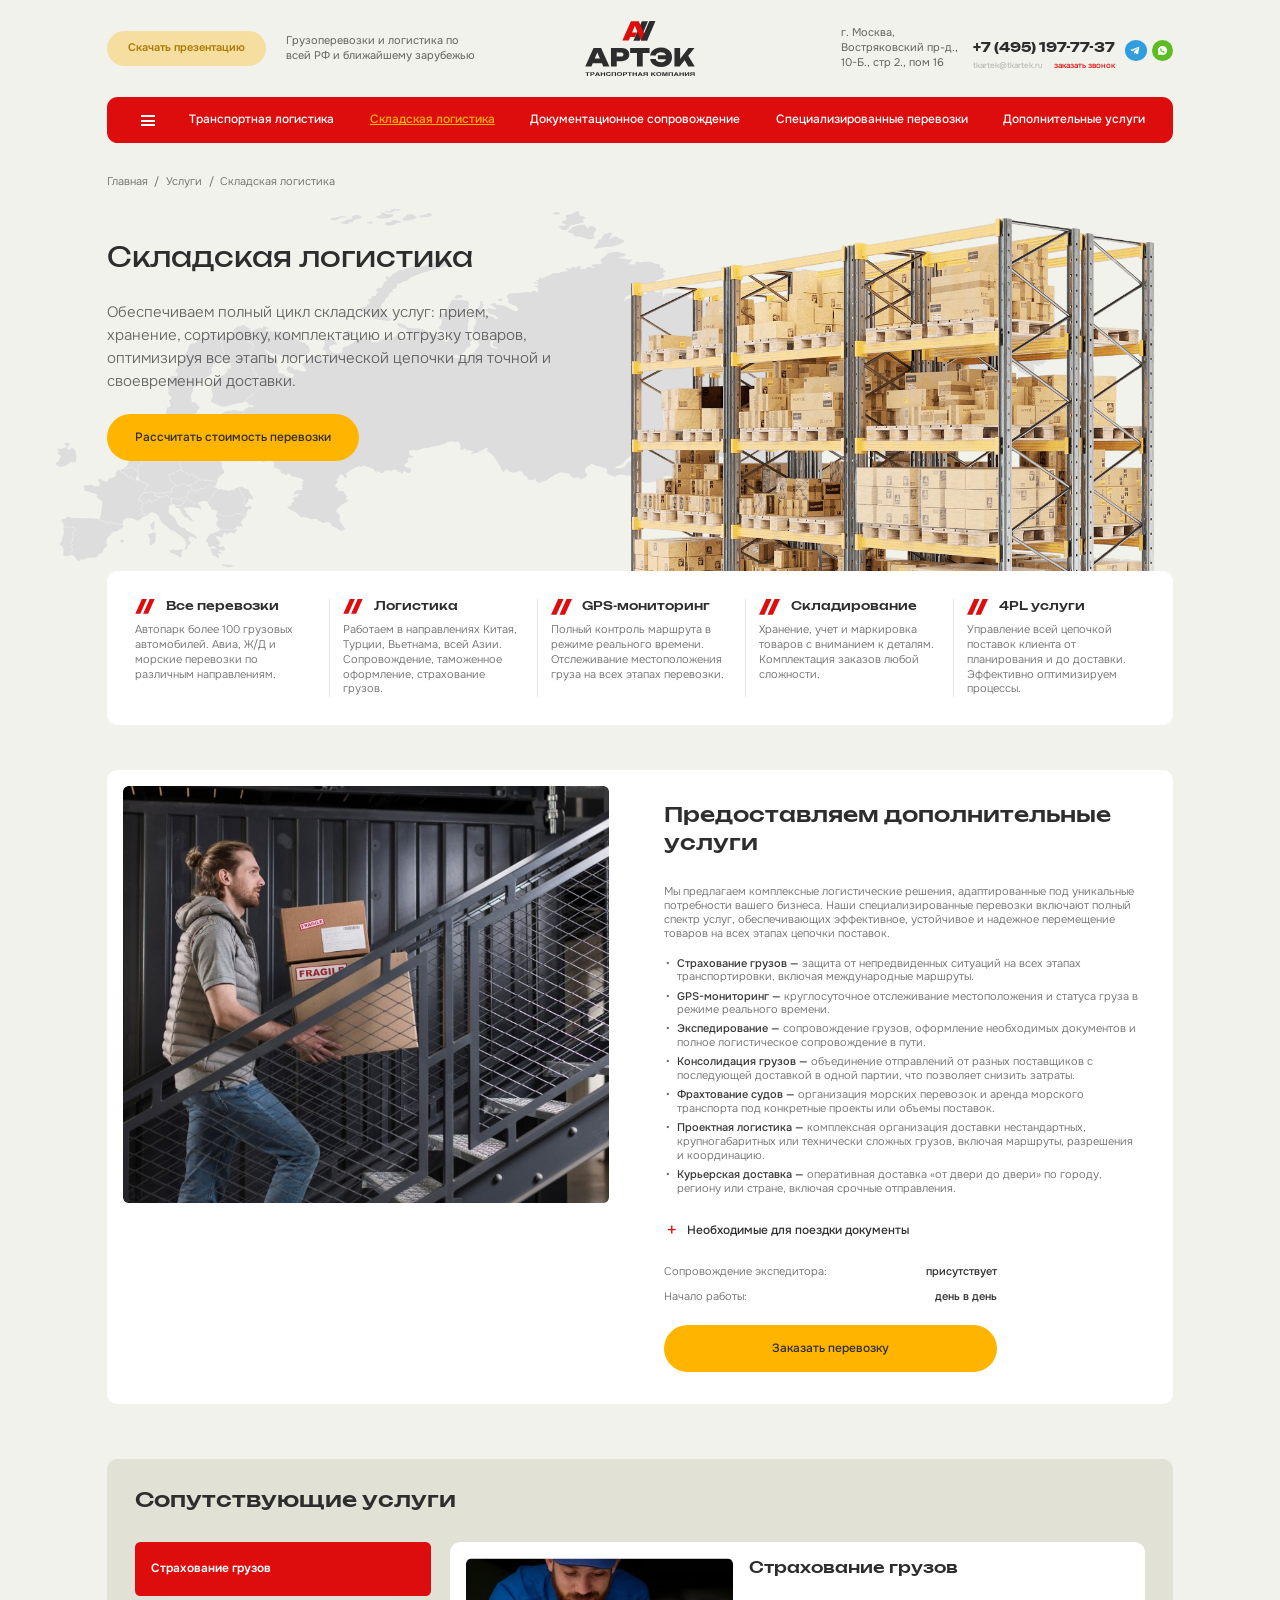
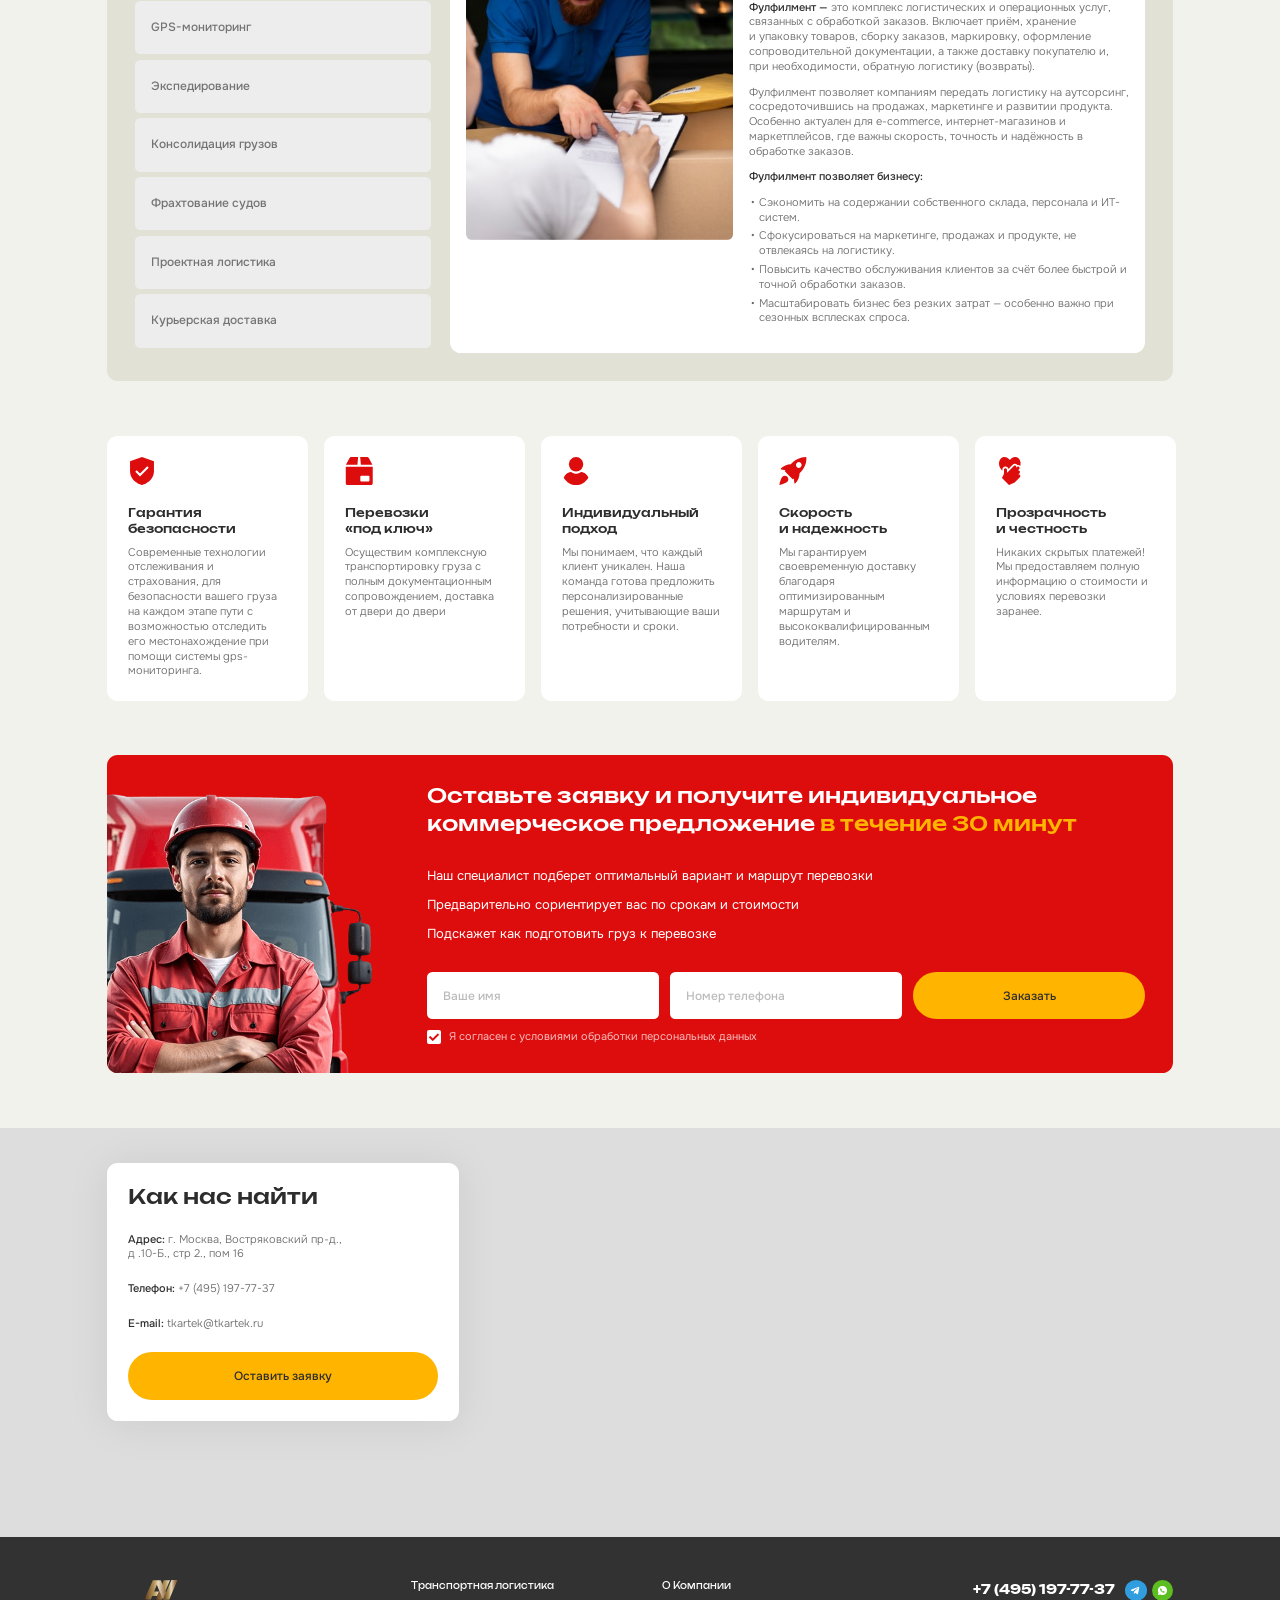
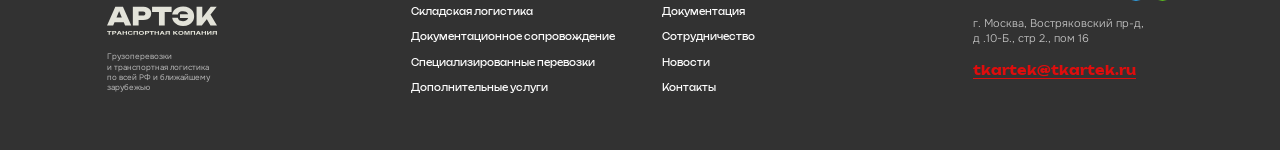
<file: warehouse-logistics.html>
<!DOCTYPE html>
<!--[if lt IE 7]><html lang="ru" class="lt-ie9 lt-ie8 lt-ie7"><![endif]-->
<!--[if IE 7]><html lang="ru" class="lt-ie9 lt-ie8"><![endif]-->
<!--[if IE 8]><html lang="ru" class="lt-ie9"><![endif]-->
<!--[if gt IE 8]><!-->
<html lang="ru">
<!--<![endif]-->
<head>
	<meta charset="utf-8" />
	<title>Заголовок</title>
	<meta http-equiv="X-UA-Compatible" content="IE=edge" />
	<meta name="viewport" content="width=device-width, initial-scale=1, maximum-scale=1">
	<meta name="format-detection" content="telephone=no" />
	<link rel="shortcut icon" href="favicon.png" />
	<link rel="stylesheet" href="libs/bootstrap/bootstrap-grid.css" />
	<link rel="stylesheet" href="libs/fontawesome-free-5.12.0-web/css/all.min.css" />
	<link rel="stylesheet" href="libs/fancybox-master/dist/jquery.fancybox.min.css" />
	<link rel="stylesheet" href="libs/slick-1.5.9/slick/slick.css" />
	<link rel="stylesheet" href="css/fonts.css" />
	<link rel="stylesheet" href="css/main.css?ver=1.5" />
	<link rel="stylesheet" href="css/media.css?ver=1.5" />
</head>
<body> 

	<div class="wrapper">

		<header class="header">
			<div class="container">
				<div class="header__top">
					<div class="row">
						<div class="col-lg-5 col-3">
							<div class="header__about">
								<a href="#" class="btn-main">Скачать презентацию</a>
								<div class="logo-descr">Грузоперевозки и логистика по всей РФ и ближайшему зарубежью</div>
							</div>
							<span class='sandwich sandwich_mobile'>
								<span class='sw-topper'></span>
								<span class='sw-bottom'></span>
								<span class='sw-footer'></span>
							</span>
						</div>
						<div class="col-lg-2 col-6">
							<div class="logo-wrap">
								<a href="#" class="logo">
									<img src="img/logo.svg" alt="alt">
								</a>
							</div>
						</div>
						<div class="col-lg-5 col-3">
							<div class="header__contacts">
								<div class="header__info">г. Москва, <br>Востряковский пр-д., <br>10-Б., стр 2., пом 16</div>
								<div class="contacts-main">
									<div class="contacts-main__content">
										<a href="tel:+74951977737" class="phone-main">+7 (495) 197-77-37</a>
										<div class="contacts-main__wrap">
											<a href="mailto:tkartek@tkartek.ru" class="link-default">tkartek@tkartek.ru</a>
											<a href="#modal-callback" class="link-main fancybox">заказать звонок</a>
										</div>
									</div>
									<ul class="socials-list">
										<li><a href="#" target="_blank"><img src="img/tg.svg" alt="alt"></a></li>
										<li><a href="#" target="_blank"><img src="img/wp.svg" alt="alt"></a></li>
									</ul>
								</div>
							</div>
							<a href="tel:+74951977737" class="phone-mob"><i class="fas fa-phone-alt"></i></a>
						</div>
					</div>
				</div>
				<div class="header__bottom">
					<span class='sandwich sandwich_menu'>
						<span class='sw-topper'></span>
						<span class='sw-bottom'></span>
						<span class='sw-footer'></span>
					</span>
					<ul class="menu">
						<li><a href="#">Транспортная логистика</a></li>
						<li class="active"><a href="#">Складская логистика</a></li>
						<li><a href="#">Документационное сопровождение</a></li>
						<li><a href="#">Специализированные перевозки</a></li>
						<li><a href="#">Дополнительные услуги</a></li>
					</ul>
					<div class="menu-dropdown">
						<ul>
							<li><a href="#">О Компании</a></li>
							<li><a href="#">Документация</a></li>
							<li><a href="#">Сотрудничество</a></li>
							<li><a href="#">Новости</a></li>
							<li><a href="#">Контакты</a></li>
						</ul>
					</div>
				</div>
			</div>
			<div class="menu-mobile">
				<ul class="menu">
					<li><a href="#">О Компании</a></li>
					<li><a href="#">Документация</a></li>
					<li><a href="#">Сотрудничество</a></li>
					<li><a href="#">Новости</a></li>
					<li><a href="#">Контакты</a></li>
					<li><a href="#">Транспортная логистика</a></li>
					<li><a href="#">Складская логистика</a></li>
					<li><a href="#">Документационное сопровождение</a></li>
					<li><a href="#">Специализированные перевозки</a></li>
					<li><a href="#">Дополнительные услуги</a></li>
				</ul>
				<div class="header__info">г. Москва, <br>Востряковский пр-д., <br>10-Б., стр 2., пом 16</div>
				<div class="contacts-main">
					<div class="contacts-main__content">
						<a href="tel:+74951977737" class="phone-main">+7 (495) 197-77-37</a>
						<div class="contacts-main__wrap">
							<a href="mailto:tkartek@tkartek.ru" class="link-default">tkartek@tkartek.ru</a>
							<a href="#modal-callback" class="link-main fancybox">заказать звонок</a>
						</div>
					</div>
					<ul class="socials-list">
						<li><a href="#" target="_blank"><img src="img/tg.svg" alt="alt"></a></li>
						<li><a href="#" target="_blank"><img src="img/wp.svg" alt="alt"></a></li>
					</ul>
				</div>
			</div>
			<div class="menu-overlay"></div>
		</header>

		<section class="billbord billbord_warehouse billbord_page">
			<div class="container">
				<ul class="breadcrumbs">
					<li><a href="#">Главная</a></li>
					<li><a href="#">Услуги</a></li>
					<li>Складская логистика</li>
				</ul>
				<div class="row">
					<div class="col-lg-6">
						<div class="billbord__content">
							<h1 class="title-big">Складская логистика</h1>
							<div class="descr-big">Обеспечиваем полный цикл складских услуг: прием, хранение, сортировку, комплектацию и отгрузку товаров, оптимизируя все этапы логистической цепочки для точной и своевременной доставки.</div>
							<a href="#modal-application" class="btn-main fancybox">Рассчитать стоимость перевозки</a>	
						</div>
					</div>
				</div>
				<div class="benefits">
					<div class="slider-elements">
						<div>
							<div class="item-benefit">
								<div class="title-small">Все перевозки</div>
								<p>Автопарк более 100 грузовых автомобилей. Авиа, Ж/Д и морские перевозки по различным направлениям.</p>
							</div>
						</div>
						<div>
							<div class="item-benefit">
								<div class="title-small">Логистика</div>
								<p>Работаем в направлениях Китая, Турции, Вьетнама, всей Азии. Сопровождение, таможенное оформление, страхование грузов.</p>
							</div>
						</div>
						<div>
							<div class="item-benefit">
								<div class="title-small">GPS-мониторинг</div>
								<p>Полный контроль маршрута в режиме реального времени. Отслеживание местоположения груза на всех этапах перевозки. </p>
							</div>
						</div>
						<div>
							<div class="item-benefit">
								<div class="title-small">Складирование</div>
								<p>Хранение, учет и маркировка товаров с вниманием к деталям. Комплектация заказов любой сложности.</p>
							</div>
						</div>
						<div>
							<div class="item-benefit">
								<div class="title-small">4PL услуги</div>
								<p>Управление всей цепочкой поставок клиента от планирования и до доставки. Эффективно оптимизируем процессы.</p>
							</div>
						</div>
					</div>
				</div>
			</div>
			<div class="billbord__image">
				<img src="img/billbord5.png" alt="alt">
			</div>
		</section>

		<section class="service-main">
			<div class="container">
				<div class="service-main__block">
					<div class="row">
						<div class="col-lg-6">
							<div class="service-main__image">
								<img src="img/service_about2.jpg" alt="alt">
							</div>
						</div>
						<div class="col-lg-6">
							<div class="service-main__content">
								<h2 class="title-section">Предоставляем дополнительные услуги</h2>
								<p>Мы предлагаем комплексные логистические решения, адаптированные под уникальные потребности вашего бизнеса. Наши специализированные перевозки включают полный спектр услуг, обеспечивающих эффективное, устойчивое и надежное перемещение товаров на всех этапах цепочки поставок.</p>
								<ul>
									<li><strong>Страхование грузов —</strong> защита от непредвиденных ситуаций на всех этапах транспортировки, включая международные маршруты.</li>
									<li><strong>GPS-мониторинг —</strong> круглосуточное отслеживание местоположения и статуса груза в режиме реального времени.</li>
									<li><strong>Экспедирование —</strong> сопровождение грузов, оформление необходимых документов и полное логистическое сопровождение в пути.</li>
									<li><strong>Консолидация грузов —</strong> объединение отправлений от разных поставщиков с последующей доставкой в одной партии, что позволяет снизить затраты.</li>
									<li><strong>Фрахтование судов —</strong> организация морских перевозок и аренда морского транспорта под конкретные проекты или объемы поставок.</li>
									<li><strong>Проектная логистика —</strong> комплексная организация доставки нестандартных, крупногабаритных или технически сложных грузов, включая маршруты, разрешения и координацию.</li>
									<li><strong>Курьерская доставка —</strong> оперативная доставка «от двери до двери» по городу, региону или стране, включая срочные отправления.</li>
								</ul>
								<div class="item-dropdown">
									<div class="item-dropdown__head">Необходимые для поездки документы</div>
									<div class="item-dropdown__content">
										<p>Lorem ipsum dolor sit amet, consectetur adipiscing elit, sed do eiusmod tempor incididunt ut labore et dolore magna aliqua. Ut enim ad minim veniam, quis nostrud exercitation ullamco laboris nisi ut aliquip ex ea commodo consequat.</p>
									</div>
								</div>
								<div class="service-main__info">
									<div class="features">
										<div class="feature">
											<div class="feature__title">Сопровождение экспедитора:</div>
											<div class="feature__value">присутствует</div>
										</div>
										<div class="feature">
											<div class="feature__title">Начало работы:</div>
											<div class="feature__value">день в день</div>
										</div>
									</div>
									<a href="#modal-application" class="btn-main fancybox">Заказать перевозку</a>
								</div>
							</div>
						</div>
					</div>
				</div>
			</div>
		</section>

		<section class="services">
			<div class="container">
				<div class="services__block">
					<h2 class="title-section">Сопутствующие услуги</h2>
					<div class="row">
						<div class="col-lg-3">
							<div class="tabs-wrap">
								<div class="btn-tab"></div>
								<ul class="tabs-page">
									<li class="active"><a href="#service1">Страхование грузов</a></li>
									<li><a href="#service2">GPS-мониторинг</a></li>
									<li><a href="#service3">Экспедирование</a></li>
									<li><a href="#service4">Консолидация грузов</a></li>
									<li><a href="#service5">Фрахтование судов</a></li>
									<li><a href="#service6">Проектная логистика</a></li>
									<li><a href="#service7">Курьерская доставка</a></li>
								</ul>
							</div>
						</div>
						<div class="col-lg-9">
							<div class="tab-container-page">
								<div class="tab-pane-page" id="service1">
									<div class="row">
										<div class="col-lg-5">
											<div class="service-about">
												<img src="img/item_serv2.jpg" alt="alt">
											</div>
										</div>
										<div class="col-lg-7">
											<div class="service-content">
												<div class="title-small">Страхование грузов</div>
												<p><strong>Фулфилмент —</strong> это комплекс логистических и операционных услуг, связанных с обработкой заказов. Включает приём, хранение и упаковку товаров, сборку заказов, маркировку, оформление сопроводительной документации, а также доставку покупателю и, при необходимости, обратную логистику (возвраты).</p>
												<p>Фулфилмент позволяет компаниям передать логистику на аутсорсинг, сосредоточившись на продажах, маркетинге и развитии продукта. Особенно актуален для e-commerce, интернет-магазинов и маркетплейсов, где важны скорость, точность и надёжность в обработке заказов.</p>
												<p><strong>Фулфилмент позволяет бизнесу:</strong></p>
												<ul>
													<li>Сэкономить на содержании собственного склада, персонала и ИТ-систем.</li>
													<li>Сфокусироваться на маркетинге, продажах и продукте, не отвлекаясь на логистику.</li>
													<li>Повысить качество обслуживания клиентов за счёт более быстрой и точной обработки заказов.</li>
													<li>Масштабировать бизнес без резких затрат — особенно важно при сезонных всплесках спроса.</li>
												</ul>
											</div>
										</div>
									</div>
								</div>
								<div class="tab-pane-page" id="service1">
									<div class="row">
										<div class="col-lg-5">
											<div class="service-about">
												<img src="img/item_serv2.jpg" alt="alt">
											</div>
										</div>
										<div class="col-lg-7">
											<div class="service-content">
												<div class="title-small">Страхование грузов</div>
												<p><strong>Фулфилмент —</strong> это комплекс логистических и операционных услуг, связанных с обработкой заказов. Включает приём, хранение и упаковку товаров, сборку заказов, маркировку, оформление сопроводительной документации, а также доставку покупателю и, при необходимости, обратную логистику (возвраты).</p>
												<p>Фулфилмент позволяет компаниям передать логистику на аутсорсинг, сосредоточившись на продажах, маркетинге и развитии продукта. Особенно актуален для e-commerce, интернет-магазинов и маркетплейсов, где важны скорость, точность и надёжность в обработке заказов.</p>
												<p><strong>Фулфилмент позволяет бизнесу:</strong></p>
												<ul>
													<li>Сэкономить на содержании собственного склада, персонала и ИТ-систем.</li>
													<li>Сфокусироваться на маркетинге, продажах и продукте, не отвлекаясь на логистику.</li>
													<li>Повысить качество обслуживания клиентов за счёт более быстрой и точной обработки заказов.</li>
													<li>Масштабировать бизнес без резких затрат — особенно важно при сезонных всплесках спроса.</li>
												</ul>
											</div>
										</div>
									</div>
								</div>
								<div class="tab-pane-page" id="service3">
									<div class="row">
										<div class="col-lg-5">
											<div class="service-about">
												<img src="img/item_serv2.jpg" alt="alt">
											</div>
										</div>
										<div class="col-lg-7">
											<div class="service-content">
												<div class="title-small">Страхование грузов</div>
												<p><strong>Фулфилмент —</strong> это комплекс логистических и операционных услуг, связанных с обработкой заказов. Включает приём, хранение и упаковку товаров, сборку заказов, маркировку, оформление сопроводительной документации, а также доставку покупателю и, при необходимости, обратную логистику (возвраты).</p>
												<p>Фулфилмент позволяет компаниям передать логистику на аутсорсинг, сосредоточившись на продажах, маркетинге и развитии продукта. Особенно актуален для e-commerce, интернет-магазинов и маркетплейсов, где важны скорость, точность и надёжность в обработке заказов.</p>
												<p><strong>Фулфилмент позволяет бизнесу:</strong></p>
												<ul>
													<li>Сэкономить на содержании собственного склада, персонала и ИТ-систем.</li>
													<li>Сфокусироваться на маркетинге, продажах и продукте, не отвлекаясь на логистику.</li>
													<li>Повысить качество обслуживания клиентов за счёт более быстрой и точной обработки заказов.</li>
													<li>Масштабировать бизнес без резких затрат — особенно важно при сезонных всплесках спроса.</li>
												</ul>
											</div>
										</div>
									</div>
								</div>
								<div class="tab-pane-page" id="service4">
									<div class="row">
										<div class="col-lg-5">
											<div class="service-about">
												<img src="img/item_serv2.jpg" alt="alt">
											</div>
										</div>
										<div class="col-lg-7">
											<div class="service-content">
												<div class="title-small">Страхование грузов</div>
												<p><strong>Фулфилмент —</strong> это комплекс логистических и операционных услуг, связанных с обработкой заказов. Включает приём, хранение и упаковку товаров, сборку заказов, маркировку, оформление сопроводительной документации, а также доставку покупателю и, при необходимости, обратную логистику (возвраты).</p>
												<p>Фулфилмент позволяет компаниям передать логистику на аутсорсинг, сосредоточившись на продажах, маркетинге и развитии продукта. Особенно актуален для e-commerce, интернет-магазинов и маркетплейсов, где важны скорость, точность и надёжность в обработке заказов.</p>
												<p><strong>Фулфилмент позволяет бизнесу:</strong></p>
												<ul>
													<li>Сэкономить на содержании собственного склада, персонала и ИТ-систем.</li>
													<li>Сфокусироваться на маркетинге, продажах и продукте, не отвлекаясь на логистику.</li>
													<li>Повысить качество обслуживания клиентов за счёт более быстрой и точной обработки заказов.</li>
													<li>Масштабировать бизнес без резких затрат — особенно важно при сезонных всплесках спроса.</li>
												</ul>
											</div>
										</div>
									</div>
								</div>
								<div class="tab-pane-page" id="service5">
									<div class="row">
										<div class="col-lg-5">
											<div class="service-about">
												<img src="img/item_serv2.jpg" alt="alt">
											</div>
										</div>
										<div class="col-lg-7">
											<div class="service-content">
												<div class="title-small">Страхование грузов</div>
												<p><strong>Фулфилмент —</strong> это комплекс логистических и операционных услуг, связанных с обработкой заказов. Включает приём, хранение и упаковку товаров, сборку заказов, маркировку, оформление сопроводительной документации, а также доставку покупателю и, при необходимости, обратную логистику (возвраты).</p>
												<p>Фулфилмент позволяет компаниям передать логистику на аутсорсинг, сосредоточившись на продажах, маркетинге и развитии продукта. Особенно актуален для e-commerce, интернет-магазинов и маркетплейсов, где важны скорость, точность и надёжность в обработке заказов.</p>
												<p><strong>Фулфилмент позволяет бизнесу:</strong></p>
												<ul>
													<li>Сэкономить на содержании собственного склада, персонала и ИТ-систем.</li>
													<li>Сфокусироваться на маркетинге, продажах и продукте, не отвлекаясь на логистику.</li>
													<li>Повысить качество обслуживания клиентов за счёт более быстрой и точной обработки заказов.</li>
													<li>Масштабировать бизнес без резких затрат — особенно важно при сезонных всплесках спроса.</li>
												</ul>
											</div>
										</div>
									</div>
								</div>
								<div class="tab-pane-page" id="service6">
									<div class="row">
										<div class="col-lg-5">
											<div class="service-about">
												<img src="img/item_serv2.jpg" alt="alt">
											</div>
										</div>
										<div class="col-lg-7">
											<div class="service-content">
												<div class="title-small">Страхование грузов</div>
												<p><strong>Фулфилмент —</strong> это комплекс логистических и операционных услуг, связанных с обработкой заказов. Включает приём, хранение и упаковку товаров, сборку заказов, маркировку, оформление сопроводительной документации, а также доставку покупателю и, при необходимости, обратную логистику (возвраты).</p>
												<p>Фулфилмент позволяет компаниям передать логистику на аутсорсинг, сосредоточившись на продажах, маркетинге и развитии продукта. Особенно актуален для e-commerce, интернет-магазинов и маркетплейсов, где важны скорость, точность и надёжность в обработке заказов.</p>
												<p><strong>Фулфилмент позволяет бизнесу:</strong></p>
												<ul>
													<li>Сэкономить на содержании собственного склада, персонала и ИТ-систем.</li>
													<li>Сфокусироваться на маркетинге, продажах и продукте, не отвлекаясь на логистику.</li>
													<li>Повысить качество обслуживания клиентов за счёт более быстрой и точной обработки заказов.</li>
													<li>Масштабировать бизнес без резких затрат — особенно важно при сезонных всплесках спроса.</li>
												</ul>
											</div>
										</div>
									</div>
								</div>
								<div class="tab-pane-page" id="service7">
									<div class="row">
										<div class="col-lg-5">
											<div class="service-about">
												<img src="img/item_serv2.jpg" alt="alt">
											</div>
										</div>
										<div class="col-lg-7">
											<div class="service-content">
												<div class="title-small">Страхование грузов</div>
												<p><strong>Фулфилмент —</strong> это комплекс логистических и операционных услуг, связанных с обработкой заказов. Включает приём, хранение и упаковку товаров, сборку заказов, маркировку, оформление сопроводительной документации, а также доставку покупателю и, при необходимости, обратную логистику (возвраты).</p>
												<p>Фулфилмент позволяет компаниям передать логистику на аутсорсинг, сосредоточившись на продажах, маркетинге и развитии продукта. Особенно актуален для e-commerce, интернет-магазинов и маркетплейсов, где важны скорость, точность и надёжность в обработке заказов.</p>
												<p><strong>Фулфилмент позволяет бизнесу:</strong></p>
												<ul>
													<li>Сэкономить на содержании собственного склада, персонала и ИТ-систем.</li>
													<li>Сфокусироваться на маркетинге, продажах и продукте, не отвлекаясь на логистику.</li>
													<li>Повысить качество обслуживания клиентов за счёт более быстрой и точной обработки заказов.</li>
													<li>Масштабировать бизнес без резких затрат — особенно важно при сезонных всплесках спроса.</li>
												</ul>
											</div>
										</div>
									</div>
								</div>
							</div>
						</div>
					</div>
				</div>
			</div>
		</section>

		<section class="advantages">
			<div class="container">
				<div class="slider-elements">
					<div>
						<div class="item-advantage">
							<div class="icon-page">
								<img src="img/ic_avd1.svg" alt="alt">
							</div>
							<h3 class="title-small">Гарантия <br>безопасности</h3>
							<p>Современные технологии отслеживания и страхования, для безопасности вашего груза на каждом этапе пути с возможностью отследить его местонахождение при помощи системы gps-мониторинга.</p>
						</div>
					</div>
					<div>
						<div class="item-advantage">
							<div class="icon-page">
								<img src="img/ic_avd2.svg" alt="alt">
							</div>
							<h3 class="title-small">Перевозки <br>«под ключ»</h3>
							<p>Осуществим комплексную транспортировку груза с полным документационным сопровождением, доставка от двери до двери</p>
						</div>
					</div>
					<div>
						<div class="item-advantage">
							<div class="icon-page">
								<img src="img/ic_avd3.svg" alt="alt">
							</div>
							<h3 class="title-small">Индивидуальный подход</h3>
							<p>Мы понимаем, что каждый клиент уникален. Наша команда готова предложить персонализированные решения, учитывающие ваши потребности и сроки.</p>
						</div>
					</div>
					<div>
						<div class="item-advantage">
							<div class="icon-page">
								<img src="img/ic_avd4.svg" alt="alt">
							</div>
							<h3 class="title-small">Скорость <br>и надежность</h3>
							<p>Мы гарантируем своевременную доставку благодаря оптимизированным маршрутам и высококвалифицированным водителям.</p>
						</div>
					</div>
					<div>
						<div class="item-advantage">
							<div class="icon-page">
								<img src="img/ic_avd5.svg" alt="alt">
							</div>
							<h3 class="title-small">Прозрачность <br>и честность</h3>
							<p>Никаких скрытых платежей! Мы предоставляем полную информацию о стоимости и условиях перевозки заранее.</p>
						</div>
					</div>
				</div>
			</div>
		</section>

		<section class="consultation">
			<div class="container">
				<div class="consultation__block">
					<div class="row">
						<div class="col-lg-9 offset-lg-3">
							<div class="consultation__content">
								<h2 class="title-section">Оставьте заявку и получите индивидуальное коммерческое предложение <span>в течение 30 минут</span></h2>
								<div class="consultation__text">
									<p>Наш специалист подберет оптимальный вариант и маршрут перевозки</p>
									<p>Предварительно сориентирует вас по срокам и стоимости</p>
									<p>Подскажет как подготовить груз к перевозке</p>
								</div>
								<form>
									<div class="row row_small">
										<div class="col-md-4">
											<div class="item-form">
												<input type="text" placeholder="Ваше имя" required>
											</div>
										</div>
										<div class="col-md-4">
											<div class="item-form">
												<input type="tel" placeholder="Номер телефона" class="input-phone" inputmode="numeric" required>
											</div>
										</div>
										<div class="col-md-4">
											<input type="submit" class="btn-main" value="Заказать">
										</div>
									</div>
									<div class="checkbox">
										<label>
											<input type="checkbox" required="required" checked="checked" />
											<span>Я согласен с условиями обработки персональных данных</span>
										</label>
									</div>
								</form>
							</div>
						</div>
					</div>
					<div class="consultation__image">
						<img src="img/consultation.png" alt="alt">
					</div>
				</div>
			</div>
		</section>

		<section class="contacts">
			<div class="container">
				<div class="contacts__wrapper">
					<div class="contacts-block">
						<h2 class="title-section">Как нас найти</h2>
						<div class="contacts-block__item"><strong>Адрес:</strong> г. Москва, Востряковский пр-д., <br>д .10-Б., стр 2., пом 16</div>
						<div class="contacts-block__item"><strong>Телефон:</strong> <a href="tel:+74951977737">+7 (495) 197-77-37</a></div>
						<div class="contacts-block__item"><strong>E-mail: </strong> <a href="mailto:tkartek@tkartek.ru">tkartek@tkartek.ru</a></div>
						<a href="#modal-application" class="btn-main fancybox">Оставить заявку</a>
					</div>
				</div>
			</div>
			<div id="map"></div>
		</section>

		<footer class="footer">
			<div class="container">
				<div class="row">
					<div class="col-lg-3">
						<div class="footer__logo">
							<a href="#" class="logo">
								<img src="img/logo2.svg" alt="alt">
							</a>
							<div class="logo-descr">Грузоперевозки <br>и транспортная логистика по всей РФ и ближайшему зарубежью</div>
						</div>
					</div>
					<div class="col-lg-6">
						<ul class="footer__nav">
							<li><a href="#">Транспортная логистика</a></li>
							<li><a href="#">Складская логистика</a></li>
							<li><a href="#">Документационное сопровождение</a></li>
							<li><a href="#">Специализированные перевозки</a></li>
							<li><a href="#">Дополнительные услуги</a></li>
							<li><a href="#">О Компании</a></li>
							<li><a href="#">Документация</a></li>
							<li><a href="#">Сотрудничество</a></li>
							<li><a href="#">Новости</a></li>
							<li><a href="#">Контакты</a></li>
						</ul>
					</div>
					<div class="col-lg-3">
						<div class="footer__right">
							<div class="footer__contacts">
								<div class="contacts-main">
									<div class="contacts-main__content">
										<a href="tel:+74951977737" class="phone-main">+7 (495) 197-77-37</a>
									</div>
									<ul class="socials-list">
										<li><a href="#" target="_blank"><img src="img/tg.svg" alt="alt"></a></li>
										<li><a href="#" target="_blank"><img src="img/wp.svg" alt="alt"></a></li>
									</ul>
								</div>
								<div class="footer__location">г. Москва, Востряковский пр-д, <br>д .10-Б., стр 2., пом 16</div>
								<a href="mailto:tkartek@tkartek.ru" class="mail-main">tkartek@tkartek.ru</a>
							</div>
						</div>
					</div>
				</div>
			</div>
		</footer>
		
	</div>

	<div id="modal-callback" class="modal-block">
		<div class="modal-wrap">
			<div class="title-section">Закажите звонок</div>
			<div class="descr-modal">и наш менеджер свяжется с вами в течение 30 минут</div>
			<form>
				<div class="item-form">
					<input type="text" placeholder="Ваше имя" required>
				</div>
				<div class="item-form">
					<input type="tel" placeholder="Номер телефона" class="input-phone" inputmode="numeric" required>
				</div>
				<input type="submit" class="btn-main" value="Отправить">
				<div class="checkbox">
					<label>
						<input type="checkbox" required="required" checked="checked" />
						<span>Я согласен с условиями обработки персональных данных</span>
					</label>
				</div>
			</form>
		</div>
	</div>

	<div id="modal-application" class="modal-block">
		<div class="modal-wrap">
			<div class="title-section">Оставьте заявку</div>
			<div class="descr-modal">и получите индивидуальное <br>коммерческое предложение в течение 30 минут</div>
			<form>
				<div class="row">
					<div class="col-12">
						<div class="item-form">
							<input type="text" placeholder="Ваше имя" required>
						</div>
					</div>
					<div class="col-md-6">
						<div class="item-form">
							<input type="tel" placeholder="Номер телефона" class="input-phone" inputmode="numeric" required>
						</div>
					</div>
					<div class="col-md-6">
						<div class="item-form">
							<input type="email" placeholder="Почта" inputmode="email" required>
						</div>
					</div>
				</div>
				<div class="title-small">Параметры груза:</div>
				<div class="row">
					<div class="col-md-6">
						<div class="item-form item-form_location">
							<input type="text" placeholder="Откуда" required>
						</div>
					</div>
					<div class="col-md-6">
						<div class="item-form item-form_location">
							<input type="text" placeholder="Куда" required>
						</div>
					</div>
					<div class="col-md-4">
						<div class="item-form">
							<input type="text" placeholder="Вес" required>
						</div>
					</div>
					<div class="col-md-4">
						<div class="item-form">
							<input type="text" placeholder="Габариты" required>
						</div>
					</div>
					<div class="col-md-4">
						<div class="item-form">
							<input type="text" placeholder="Объем м³" required>
						</div>
					</div>
					<div class="col-12">
						<div class="item-form">
							<input type="text" placeholder="Комментарий" required>
						</div>
					</div>
				</div>
				<input type="submit" class="btn-main" value="Рассчитать стоимость услуги">
				<div class="checkbox">
					<label>
						<input type="checkbox" required="required" checked="checked" />
						<span>Я согласен с условиями обработки персональных данных</span>
					</label>
				</div>
			</form>
		</div>
	</div>

	<!--[if lt IE 9]>
	<script src="libs/html5shiv/es5-shim.min.js"></script>
	<script src="libs/html5shiv/html5shiv.min.js"></script>
	<script src="libs/html5shiv/html5shiv-printshiv.min.js"></script>
	<script src="libs/respond/respond.min.js"></script>
	<![endif]-->
	<script src="libs/jquery/jquery-3.6.0.min.js"></script>
	<script src="libs/jquery-mousewheel/jquery.mousewheel.min.js"></script>
	<script src="libs/fancybox-master/dist/jquery.fancybox.min.js"></script>
	<script src="libs/slick-1.5.9/slick/slick.min.js"></script>
	<script src="libs/mask/jquery.maskedinput.js"></script>
	<script src="js/common.js?ver=1.5"></script>
	<script src="https://api-maps.yandex.ru/2.1/?lang=ru_RU"></script>
	<script>
		$(document).ready(function () {
			ymaps.ready(init);

			function init() {
				var myMap = new ymaps.Map('map', {
					center: [55.576559, 37.622917],
					zoom: 12
				}, {
					searchControlProvider: 'yandex#search'
				});

				var iconSize = window.matchMedia("(max-width: 1600px)").matches ? [40, 55] : [64, 87];
				var iconOffset = window.matchMedia("(max-width: 1600px)").matches ? [-20, -55] : [-32, -87];
				var balloonOffset = window.matchMedia("(max-width: 1600px)").matches ? [0, -55] : [0, -87];

				myPlacemark = new ymaps.Placemark([55.576559, 37.622917], {
				}, {
					iconLayout: 'default#image',
					iconImageHref: 'img/pin.svg',
					hideIconOnBalloonOpen: false,
					iconImageSize: iconSize,
					iconImageOffset: iconOffset,
					balloonOffset: balloonOffset
				});
				myMap.controls.remove('searchControl');
				myMap.behaviors.disable('scrollZoom');
				myMap.geoObjects.add(myPlacemark);

				window.matchMedia("(max-width: 1600px)").addEventListener("change", function (e) {
					var newSize = e.matches ? [40, 55] : [64, 87];
					var newOffset = e.matches ? [-20, -55] : [-32, -87];
					var newBalloonOffset = e.matches ? [0, -55] : [0, -87];

					myPlacemark.options.set({
						iconImageSize: newSize,
						iconImageOffset: newOffset,
						balloonOffset: newBalloonOffset
					});
				});
			}
		});
	</script>
	<!-- Yandex.Metrika counter --><!-- /Yandex.Metrika counter -->
	<!-- Google Analytics counter --><!-- /Google Analytics counter -->
</body>
</html>
</file>
<file: css/fonts.css>
@font-face {
    font-family: 'Onest';
    src: local('Onest Light'), local('Onest-Light'),
        url('../fonts/Onest-Light.woff2') format('woff2'),
        url('../fonts/Onest-Light.woff') format('woff'),
        url('../fonts/Onest-Light.ttf') format('truetype');
    font-weight: 300;
    font-style: normal;
  }
  @font-face {
    font-family: 'Onest';
    src: local('Onest Regular'), local('Onest-Regular'),
        url('../fonts/Onest-Regular.woff2') format('woff2'),
        url('../fonts/Onest-Regular.woff') format('woff'),
        url('../fonts/Onest-Regular.ttf') format('truetype');
    font-weight: 400;
    font-style: normal;
  }
  @font-face {
    font-family: 'Onest';
    src: local('Onest Medium'), local('Onest-Medium'),
        url('../fonts/Onest-Medium.woff2') format('woff2'),
        url('../fonts/Onest-Medium.woff') format('woff'),
        url('../fonts/Onest-Medium.ttf') format('truetype');
    font-weight: 500;
    font-style: normal;
  }
  @font-face {
    font-family: 'Onest';
    src: local('Onest SemiBold'), local('Onest-SemiBold'),
        url('../fonts/Onest-SemiBold.woff2') format('woff2'),
        url('../fonts/Onest-SemiBold.woff') format('woff'),
        url('../fonts/Onest-SemiBold.ttf') format('truetype');
    font-weight: 600;
    font-style: normal;
  }
  @font-face {
    font-family: 'Onest';
    src: local('Onest Bold'), local('Onest-Bold'),
        url('../fonts/Onest-Bold.woff2') format('woff2'),
        url('../fonts/Onest-Bold.woff') format('woff'),
        url('../fonts/Onest-Bold.ttf') format('truetype');
    font-weight: 700;
    font-style: normal;
  }
  @font-face {
    font-family: 'Onest';
    src: local('Onest Black'), local('Onest-Black'),
        url('../fonts/Onest-Black.woff2') format('woff2'),
        url('../fonts/Onest-Black.woff') format('woff'),
        url('../fonts/Onest-Black.ttf') format('truetype');
    font-weight: 900;
    font-style: normal;
  }

  @font-face {
    font-family: 'Unbounded';
    src: local('Unbounded Regular'), local('Unbounded-Regular'),
        url('../fonts/Unbounded-Regular.woff2') format('woff2'),
        url('../fonts/Unbounded-Regular.woff') format('woff'),
        url('../fonts/Unbounded-Regular.ttf') format('truetype');
    font-weight: 400;
    font-style: normal;
  }
@font-face {
    font-family: 'Unbounded';
    src: local('Unbounded Medium'), local('Unbounded-Medium'),
        url('../fonts/Unbounded-Medium.woff2') format('woff2'),
        url('../fonts/Unbounded-Medium.woff') format('woff'),
        url('../fonts/Unbounded-Medium.ttf') format('truetype');
    font-weight: 500;
    font-style: normal;
  }
  @font-face {
    font-family: 'Unbounded';
    src: local('Unbounded Bold'), local('Unbounded-Bold'),
        url('../fonts/Unbounded-Bold.woff2') format('woff2'),
        url('../fonts/Unbounded-Bold.woff') format('woff'),
        url('../fonts/Unbounded-Bold.ttf') format('truetype');
    font-weight: 700;
    font-style: normal;
  }
</file>
<file: css/main.css>
*::-webkit-input-placeholder {
	color: rgba(45, 45, 45, 0.32);
	opacity: 1;
}
*:-moz-placeholder {
	color: rgba(45, 45, 45, 0.32);
	opacity: 1;
}
*::-moz-placeholder {
	color: rgba(45, 45, 45, 0.32);
	opacity: 1;
}
*:-ms-input-placeholder {
	color: rgba(45, 45, 45, 0.32);
	opacity: 1;
} 

body input:focus:required:invalid,
body textarea:focus:required:invalid {
	
}
body input:required:valid,
body textarea:required:valid {
	
}
body {
	font-family: 'Onest';
	font-size: 0.83vw;
	line-height: 140%;
	color: rgba(45, 45, 45, 0.72);
	font-weight: 300;
	overflow-x: hidden;
	margin: 0;
	background: #f2f2ec;
}
button {
	cursor: pointer;
}
button, input, optgroup, select, textarea {
	font-family: inherit;
}
input {
-webkit-appearance: none;
-moz-appearance: none;
appearance: none;
}
button,
textarea,
input.text,
input[type="text"],
input[type="button"],
input[type="submit"] {
  -webkit-appearance: none;
}
*:link, 
*:visited, 
*:hover, 
*:focus,
*:active {
	outline: 0;
	-webkit-tap-highlight-color: transparent;
}
a, button, input, img {
	transition: all 0.3s;
}
h1,h2,h3,h4,h5,h6 {
	padding: 0;
	margin: 0;
	font-weight: normal;
}
.wrapper {
	padding-top: 11.98vw;
	overflow: hidden;
}
a {
	text-decoration: none;
	outline: none;
}
* {
	outline: none !important;
}
ul {
	padding: 0;
	margin: 0;
}
ul li {
	list-style-type: none;
	outline: none;
}
img {
	outline: none;
	display: block;
}
p {
	padding: 0;
	margin: 0;
}
form {
	margin: 0;
}


.container {
    max-width: 100vw;
    padding: 0 8.33vw;
}
.slider-elements .slick-slide,
.row > div {
    padding: 0 0.625vw;
}
.slider-elements .slick-list,
.row {
    margin: 0 -0.625vw;
}
.row.row_main > div {
    margin-bottom: 1.25vw;
}
.row.row_main {
    margin-bottom: -1.25vw;
}

.header {
	padding-bottom: 15px;
    font-weight: 400;
	position: fixed;
	top: 0;
	left: 0;
	width: 100%;
	z-index: 800;
	background: #f2f2ec;
	transition: all 0.3s;
}
.header.nav-up {
	transform: translateY(-12vw);
}
.header.nav-down {
	transform: translateY(0);
}
.header__about {
    gap: 1.51vw;
    display: flex;
    align-items: center;
}
.logo-descr {
    max-width: 15.156vw;
}
.logo-wrap {
    display: flex;
    align-items: center;
    justify-content: center;
}
.logo img {
    width: 8.646vw;
    height: auto;
}
.header__top {
    padding: 1.667vw 0;
}
.header__top .row {
    align-items: center;
}
.header__info p {
    margin: 0;
}
.header__contacts {
    gap: 1.146vw;
    display: flex;
    align-items: flex-end;
    justify-content: flex-end;
}
.contacts-main {
    gap: 0.833vw;
    display: flex;
    align-items: flex-start;
}
.mail-main,
.phone-main {
    font-size: 1.042vw;
    line-height: 130%;
    color: #2d2d2d;
    font-weight: 600;
    font-family: 'Unbounded';
}
.contacts-main__wrap {
    padding-top: 0.208vw;
    font-size: 0.625vw;
    line-height: 130%;
    display: flex;
    align-items: center;
    justify-content: space-between;
}
.link-default {
    color: rgba(45, 45, 45, 0.32);
    border-bottom: 1px transparent solid;
}
.link-main {
    color: #de0d0d;
	border-bottom: 1px transparent solid;
    font-weight: 500;
}
.socials-list {
    gap: 0.417vw;
    display: flex;
    align-items: center;
}
.socials-list img {
    width: 1.667vw;
    height: auto;
}
.btn-main {
    height: 3.698vw;
    padding: 0 2.188vw;
    font-size: 0.938vw;
    border-radius: 3.333vw;
    font-weight: 500;
    color: #2d2d2d;
    background: #ffb400;
    display: inline-flex;
    align-items: center;
    justify-content: center;
    text-align: center;
    cursor: pointer;
    border: none;
    transition: all 0.3s;
}
.header__about .btn-main {
    height: 2.708vw;
    padding: 0 1.667vw;
    font-size: 0.833vw;
    font-weight: 600;
	background: rgba(255, 180, 0, 0.32);
	color: #ac7b05;
}
.header__bottom {
    padding: 0 2.188vw;
    gap: 2.188vw;
    border-radius: 0.833vw;
    background: #de0d0d;
    display: flex;
    align-items: center;
	position: relative;
}
.menu-dropdown {
    padding: 36px;
    border-radius: 14px;
    width: 280px;
	margin-top: 2px;
	top: 100%;
	left: 0;
	background: #de0d0d;
	font-family: 'Unbounded';
	color: #fff;
	font-weight: 500;
	position: absolute;
	display: none;
}
.menu-dropdown li a {
	color: #fff;
}
.menu-dropdown li {
	margin-bottom: 20px;
}
.menu-dropdown li:last-child {
	margin-bottom: 0;
}
.menu {
	font-size: 0.94vw;
    line-height: 130%;
    font-weight: 500;
    display: flex;
    align-items: center;
    justify-content: space-between;
    flex: 1;
}
.menu > li.active > a {
	color: #ffb400;
	text-decoration: underline;
}
.menu > li > a {
    height: 3.594vw;
    display: flex;
    align-items: center;
    justify-content: center;
    text-align: center;
    color: #fff;
}
.sandwich span {
    display: block;
}
.sandwich {
    width: 2.083vw;
    height: 2.083vw;
    padding-top: 0.625vw;
    display: flex;
    flex-direction: column;
    align-items: center;
    z-index: 20;
    flex: none;
    cursor: pointer;
}
.sw-topper {
    position: relative;
    top: 0vw;
    width: 1.146vw;
    height: 0.156vw;
    display: block;
    margin: 0;
    background-color: #fff;
    border: medium none;
    transition: transform 0.5s, top 0.2s;
}
.sw-bottom {
    position: relative;
    top: 0.208vw;
    width: 1.146vw;
    height: 0.156vw;
    display: block;
    margin: 0;
    background-color: #fff;
    border: medium none;
    transition: transform 0.5s, top 0.2s;
}
.sw-footer {
    position: relative;
    top: 0.417vw;
    width: 1.146vw;
    height: 0.156vw;
    display: block;
    margin: 0;
    background-color: #fff;
    border: medium none;
    transition: transform 0.5s, top 0.2s;
}
.sandwich.active .sw-topper {
    top: 0.313vw;
    transform: rotate(45deg);
}
.sandwich.active .sw-bottom {
    opacity: 0;
}
.sandwich.active .sw-footer {
	top: 0.05vw;
    transform: rotate(-45deg); 
}

.billbord {
    padding-top: 4.271vw;
    padding-bottom: 3.49vw;
    position: relative;
    background-image: url(../img/bg_map.svg);
    background-repeat: no-repeat;
    background-position: 4.271vw 4.271vw;
	background-size: 77.55vw auto;
    z-index: 1;
}
.title-big {
    font-size: 2.1vw;
    margin-bottom: 1.667vw;
    line-height: 150%;
    color: #2d2d2d;
    font-weight: 400;
    font-family: 'Unbounded';
}
.title-big span {
    color: #de0d0d;
}
.billbord__content {
    padding-top: 2.188vw;
    min-height: 28.125vw;
}
.title-small {
    font-size: 0.938vw;
    line-height: 130%;
    color: #2d2d2d;
    font-weight: 500;
    font-family: 'Unbounded';
}
.col-main {
    width: 20%;
}
.benefits {
    padding: 2.188vw;
    border-radius: 0.833vw;
    background: #fff;
}
.item-benefit .title-small {
    margin-bottom: 0.625vw;
    gap: 0.833vw;
    display: flex;
    align-items: center;
}
.item-benefit .title-small::before {
    position: relative;
    display: block;
    content: " ";
    width: 1.615vw;
    height: 1.25vw;
    background-image: url(../img/before.svg);
    background-repeat: no-repeat;
    background-position: center;
    background-size: contain;
    flex: none;
}
.billbord__image {
    width: 47%;
    top: 0;
    right: 0;
    position: absolute;
    z-index: -1;
}
.billbord__image img {
    width: 100%;
    height: auto;
}
.billbord .slider-elements .slick-slide {
    padding: 0 1.04vw;
	border-left: 1px solid rgba(45, 45, 45, 0.12);
}
.billbord .slider-elements .slick-slide:first-child {
	border: none;
}
.billbord .slider-elements .slick-list {
    margin: 0 -1.04vw;
}

.services__block {
	padding: 2.1875vw;
	border-radius: 0.8333vw;
	background: #e1e1d6;
}
.title-section {
	font-size: 1.6667vw;
	margin-bottom: 2.1875vw;
	line-height: 130%;
	color: #2d2d2d;
	font-weight: 500;
	font-family: 'Unbounded';
}
.services__block .title-section {
	max-width: 58.8542vw;
}
.tab-container-page {
	padding: 1.25vw;
	border-radius: 0.8333vw;
	background: #fff;
}
.tab-pane-page {
	display: none;
}
.tab-pane-page:first-child {
	display: block;
}
.tabs-page li {
	margin-bottom: 0.4167vw;
}
.tabs-page a {
	height: 4.1667vw;
	padding: 0 1.25vw;
	font-size: 0.9375vw;
	line-height: 130%;
	color: rgba(45, 45, 45, 0.64);
	border-radius: 0.4167vw;
	display: flex;
	align-items: center;
	justify-content: flex-start;
	text-align: left;
	background: #ededed;
	font-weight: 500;
}
.tabs-page .active a {
	background: #de0d0d;
	color: #fff;
	font-weight: 600;
}
.tab-container-page ul,
.tab-container-page p {
	margin-bottom: 0.83vw;
}
.tab-container-page strong {
	font-weight: 500;
	color: #2d2d2d;
}
.tab-container-page ul li {
	padding-left: 0.7813vw;
	margin-bottom: 0.3vw;
	position: relative;
}
.tab-container-page ul li::before {
    position: absolute;
    top: 0;
    left: 0.1563vw;
    content: "•";
}
.tab-container-page ul li:last-child {
	margin-bottom: 0;
}
.tab-container-page .title-small {
	margin-bottom: 1.6667vw;
} 
.feature {
	margin-bottom: 0.8333vw;
	gap: 0.26vw;
	display: flex;
	align-items: center;
	justify-content: space-between;
}
.feature:last-child {
	margin-bottom: 0;
}
.feature__value {
	color: #2d2d2d;
	font-weight: 500;
}
.service-about img {
	margin-bottom: 1.6667vw;
	border-radius: 0.4167vw;
	width: 100%;
	height: auto;
}
.service-about .btn-main {
	margin-top: 1.6667vw;
	width: 100%;
	padding: 0 0.5208vw;
}
.item-dropdown {
	margin-bottom: 0.8333vw;
}
.item-dropdown:last-child {
	margin-bottom: 0;
}
.item-dropdown__head {
	font-size: 0.9375vw;
	padding: 0.4167vw 0;
	gap: 0.5208vw;
	line-height: 130%;
	color: #2d2d2d;
	display: flex;
	align-items: center;
	font-weight: 500;
	cursor: pointer;
}
.item-dropdown__head::before {
	font-size: 1.6667vw;
	width: 1.25vw;
	height: 1.25vw;
	display: flex;
	align-items: center;
	justify-content: center;
	line-height: 130%;
	color: #de0d0d;
	font-weight: 300;
	content: "+";
}
.item-dropdown.active .item-dropdown__head::before {
	content: "-";
}
.item-dropdown__content {
	display: none;
}
.advantages {
	padding: 4.2708vw 0;
}
.item-advantage {
	padding: 1.6667vw;
	border-radius: 0.8333vw;
	min-height: 100%;
	background: #fff;
	transition: all 0.3s;
}
.icon-page {
	width: 2.1875vw;
	height: 2.1875vw;
	margin-bottom: 1.6667vw;
	display: flex;
	align-items: center;
	justify-content: center;
}
.icon-page img {
	width: 100%;
	height: auto;
}
.item-advantage .title-small {
	margin-bottom: 0.625vw;
}
.consultation {
	padding-bottom: 4.2708vw;
}
.consultation__block {
	padding: 2.1875vw;
	border-radius: 0.8333vw;
	background: #de0d0d;
	font-weight: 400;
	color: #fff;
	position: relative;
	z-index: 1;
}
.consultation__image {
	position: absolute;
	bottom: 0;
	left: 0;
	z-index: -1;
}
.consultation__image img {
	width: 31.25vw;
	height: auto;
	border-radius: 0 0 0 0.8333vw;
}
.consultation__block .title-section {
	color: #fff;
}
.consultation__block .title-section span {
	color: #ffb400;
}
.consultation__content {
	margin-left: 2.7604vw;
}
.consultation__text {
	font-size: 1.0417vw;
	margin-bottom: 2.1875vw;
	line-height: 140%;
	font-weight: 400;
}
.consultation__text p {
	margin-bottom: 0.8333vw;
}
.consultation__text p:last-child {
	margin-bottom: 0;
}
.item-form {
	margin-bottom: 1.0417vw;
}
.item-form input,
.item-form textarea {
	height: 3.6979vw;
	font-size: 0.9375vw;
	padding: 0 1.25vw;
	border-radius: 0.4167vw;
	width: 100%;
	font-weight: 500;
	background: #fff;
	border: none;
	font-family: 'Onest';
	color: rgba(45, 45, 45, 0.72);
}
.consultation__content .item-form {
	margin-bottom: 0;
}
.row.row_small > div {
	padding: 0 0.4167vw;
}
.row.row_small {
	margin: 0 -0.4167vw;
}
.consultation__block .btn-main {
	width: 100%;
	padding: 0 0.5208vw;
}
.checkbox {
	margin-top: 0.833vw;
	color: rgba(255, 255, 255, 0.72);
	text-align: left;
}
.checkbox label {
	display: flex;
	align-items: center;
	position: relative;
	cursor: pointer;
}
.checkbox label input {
	width: 1.094vw;
	height: 1.094vw;
	border-radius: 0.156vw;
	-webkit-appearance: none;
	appearance: none;
	position: relative;
	display: inline-block;
	vertical-align: middle;
	margin: 0;
	background: #fff;
	margin-right: 0.625vw;
	flex: none;
}
.checkbox input::after {
	position: absolute;
    top: 0vw;
    left: 0vw;
	width: 1.094vw;
	height: 1.094vw;
	content: "\f00c";
	display: -webkit-flex;
	display: -moz-flex;
	display: -ms-flex;
	display: -o-flex;
	display: flex;
	align-items: center;
	justify-content: center;
	-moz-osx-font-smoothing: grayscale;
	-webkit-font-smoothing: antialiased;
	font-style: normal;
	font-variant: normal;
	text-rendering: auto;
	line-height: 1;
	font-family: "Font Awesome 5 Pro";
	font-weight: 700;
	background-image: none;
	color: #de0d0d;
	font-size: 0.781vw;
	opacity: 0;
	transition: .2s;
}
.checkbox input:checked:after {
	opacity: 1;
}

#map {
	height: 32.031vw;
	width: 100%;
	background: #ddd;
}
.contacts__wrapper {
	position: relative;
}
.contacts-block {
	width: 27.552vw;
	padding: 1.667vw;
	top: 2.760vw;
	border-radius: 0.833vw;
	left: 0;
	z-index: 2;
	position: absolute;
	max-width: 100%;
	box-shadow: 0 0.208vw 3.333vw 0 rgba(0, 0, 0, 0.08);
	background: #fff;
}
.contacts-block__item,
.contacts-block .title-section {
	margin-bottom: 1.667vw;
}
.contacts-block__item strong {
	font-weight: 500;
	color: #2d2d2d;
}
.contacts-block__item {
	line-height: 130%;
}
.contacts-block__item a {
	color: rgba(45, 45, 45, 0.72);
}
.contacts-block .btn-main {
	width: 100%;
	padding: 0 0.521vw;
}

.footer {
	padding: 3.333vw 0;
	background: #323232;
	color: #fff;
}
.footer__nav {
	margin-left: 2.604vw;
	columns: 2;
}
.footer__nav li {
	margin-bottom: 1.042vw;
	font-size: 0.729vw;
	line-height: 130%;
	font-weight: 400;
	font-family: 'Unbounded';
	break-inside: avoid;
}
.footer__nav li a {
	color: #fff;
}
.footer__logo .logo-descr {
	font-size: 0.625vw;
	max-width: 8.594vw;
	margin-top: 1.25vw;
	line-height: 130%;
	color: rgba(255, 255, 255, 0.64);
	font-weight: 400;
}
.footer__right {
	display: flex;
	flex-direction: column;
	align-items: flex-end;
}
.footer__location {
	margin: 1.25vw 0;
	color: rgba(255, 255, 255, 0.72);
}
.mail-main {
	color: #de0d0d;
	border-bottom: 0.052vw #de0d0d solid;
}
.footer .phone-main {
	color: #fff;
}
.footer .contacts-main {
	align-items: center;
}
.slider-elements:not(.slick-initialized) > *:not(:first-child) {
	display: none;
}
.slider-elements .slick-track {
	display: flex !important;
}
.slider-elements .slick-slide {
	height: inherit !important;
}
.slick-dots {
	gap: 0.36vw;
	bottom: 0;
	left: 0;
	width: 100%;
	display: flex;
	align-items: center;
	justify-content: center;
	position: absolute;
}
.slick-dots li {
	width: 0.42vw;
	height: 0.42vw;
	margin: 0;
	transition: all 0.3s;
}
.slick-dots li button {
	width: 0.42vw;
	height: 0.42vw;
	background: #000;
	border-radius: 50%;
	padding: 0;
	border: none;
	transition: all 0.3s;
	opacity: 1;
	display: block;
	font-size: 0;
	color: transparent;
}
.slick-dots li.slick-active button {
	background: #de0d0d;
}
.slick-dots li button::before {
	display: none;
}
.slick-slider {
	user-select: initial;
}

.breadcrumbs {
	padding: 1.67vw 0;
	display: flex;
	align-items: center;
	flex-wrap: wrap;
}
.breadcrumbs a {
	color: rgba(45, 45, 45, 0.72);
	border-bottom: 1px solid transparent;
}
.breadcrumbs a:hover {
	color: rgba(45, 45, 45, 1);
	border-color: rgba(45, 45, 45, 1);
}
.breadcrumbs li::after {
	content: "/";
	margin: 0 0.52vw;
}
.breadcrumbs li:last-child::after {
	display: none;
}
.billbord_page {
	padding-top: 0;
}
.descr-big {
	font-size: 1.2vw;
	margin-bottom: 1.67vw;
	line-height: 150%;
}
.service-main {
	padding-bottom: 4.27vw;
}
.service-main__block {
	padding: 1.25vw;
	border-radius: 0.83vw;
	line-height: 130%;
	background: #fff;
}
.service-main__block p {
	margin-bottom: 1.25vw;
}
.service-main__block strong {
	font-weight: 500;
	color: rgba(45, 45, 45, 0.96);
}
.service-main__block ul li {
	padding-left: 1.04vw;
	margin-bottom: 0.42vw;
	position: relative;
}
.service-main__block ul li::before {
    position: absolute;
    top: 0;
    left: 0.16vw;
    content: "•";
}
.service-main__info {
	max-width: 26.04vw;
}
.service-main__info  .btn-main {
	margin-top: 1.67vw;
	width: 100%;
	padding: 0 0.52vw;
}
.service-main__image {
    margin-right: 1.82vw;
}
.service-main__content {
	padding: 1.25vw;
}
.service-main .item-dropdown {
	margin: 1.67vw 0;
}
.service-main__image img {
	border-radius: 0.42vw;
	max-width: 100%;
	height: auto;
}
.content-section {
	padding: 2.19vw;
	border-radius: 0.83vw;
	background: #e1e1d6;
}
.item-document,
.item-box {
	padding: 1.25vw;
	border-radius: 0.83vw;
	background-color: #fff;
	position: relative;
	display: block;
	z-index: 1;
}
.item-box__image {
	height: 15.63vw;
	border-radius: 0.42vw;
	width: 100%;
	display: block;
}
.item-document__image img,
.item-box__image img {
    width: 100%;
    height: 100%;
    object-fit: cover;
    font-family: 'object-fit: cover;';
	border-radius: 0.42vw;
}
.item-box__title {
	font-size: 1.25vw;
	line-height: 130%;
	color: #2d2d2d;
	margin-bottom: 1.25vw;
	display: block;
	font-weight: 600;
    font-family: 'Unbounded';
}
.item-document__btn,
.item-box__btn {
	width: 2.97vw;
	height: 2.97vw;
	border-radius: 0.83vw;
	bottom: 0;
	right: 0;
	background-color: #de0d0d;
	display: flex;
	align-items: center;
	justify-content: center;
	position: absolute;
}
.item-document__btn img,
.item-box__btn img {
	width: 1.04vw;
	height: auto;
}
.item-document::after,
.item-box::after {
	position: absolute;
	display: block;
	content: " ";
	width: 3.39vw;
	height: 3.39vw;
	border-radius: 1.25vw 0 0 0;
	background: #e1e1d6;
	z-index: -1;
	bottom: 0;
	right: 0;
}
.item-document::before,
.item-box::before {
	position: absolute;
	display: block;
	content: " ";
	width: 3.39vw;
	height: 3.39vw;
	bottom: 3.39vw;
	border-radius: 0 0 0.42vw 0;
	background: #fff;
	z-index: -1;
	right: 0;
}
.item-document__image::before,
.item-box .row::before {
	position: absolute;
	display: block;
	content: " ";
	width: 3.39vw;
	height: 3.39vw;
	bottom: 3.39vw;
	background: #e1e1d6;
	z-index: -3;
	right: 0;
}
.item-document__title::before,
.item-box__bg::before {
	position: absolute;
	display: block;
	content: " ";
	height: 6.77vw;
	width: 3.39vw;
	bottom: 0;
	right: 3.39vw;
	background: #e1e1d6;
	z-index: -3;
}
.item-document__title::after,
.item-box__bg::after {
	position: absolute;
	display: block;
	content: " ";
	height: 6.77vw;
	width: 3.39vw;
	bottom: 0;
	right: 3.39vw;
	border-radius: 0 0 0.42vw 0;
	background: #fff;
	z-index: -2;
}
.row.row_items > div {
	padding: 0 0.83vw;
	margin-bottom: 1.67vw;
}
.row.row_items {
	margin: 0 -0.83vw;
	margin-bottom: -1.67vw;
}
.related-services {
	padding-bottom: 4.27vw;
}
.consultation + .advantages {
	padding-top: 0;
}

.page-news,
.page-about {
	padding-bottom: 4.27vw;
}
.about-main {
	padding: 1.25vw;
	border-radius: 0.83vw;
	background: #fff;
}
.page-about .about-main {
	margin-bottom: 4.27vw;
}
.about-main__content {
	padding: 1.25vw;
}
.about-main p {
	margin-bottom: 0.83vw;
}
.about-main img {
	width: 100%;
	height: auto;
	border-radius: 0.42vw;
}
.about-main ul li {
	padding-left: 1.04vw;
	margin-bottom: 0.26vw;
	position: relative;
}
.about-main ul li::before {
    position: absolute;
    top: 0;
    left: 0.16vw;
    content: "•";
}

.page-about .descr-big {
	max-width: 54.01vw;
}
.item-document__image {
	height: 15.63vw;
	margin-bottom: 1.67vw;
	border-radius: 0.42vw;
	width: 100%;
	display: block;
}
.item-document {
	padding-bottom: 3.33vw;
	color: rgba(45, 45, 45, 0.72);
	font-weight: 500;
}
.item-document__title {
	display: block;
	text-align: center;
}

.modal-block {
	display: none;
	padding: 0;
	background: transparent;
}
.modal-wrap {
    padding: 2.19vw;
    width: 31.25vw;
    border-radius: 0.83vw;
	background: #de0d0d;
	color: #fff;
	max-width: 100%;
}
.descr-modal {
	margin-bottom: 2.19vw;
	font-weight: 500;
	text-align: center;
	color: rgba(255, 255, 255, 0.72);
}
.modal-wrap .title-small {
	margin-top: 1.35vw;
	margin-bottom: 0.83vw;
	color: #fff;
}
.modal-wrap .item-form {
	margin-bottom: 0.83vw;
}
.modal-wrap .title-section {
	margin-bottom: 1.04vw;
	color: #fff;
	text-align: center;
}
.modal-wrap .btn-main {
	width: 100%;
}
.modal-wrap .row > div {
	padding: 0 8px;
}
.modal-wrap .row {
	margin: 0 -8px;
}
.item-form.item-form_location input {
	padding-left: 2.5vw;
	background-image: url(../img/pin_input.svg);
	background-repeat: no-repeat;
	background-position: left 1.25vw center;
}
.fancybox-slide--html .fancybox-close-small {
	padding: 0.16vw;
	top: 0.26vw;
	right: 0.26vw;
	opacity: 1;
	color: #ffb400;
}

.tabs-page_line {
	gap: 0.42vw;
	margin-bottom: 1.67vw;
	display: flex;
	align-items: center;
}
.tabs-page_line a {
	justify-content: center;
	text-align: center;
}
.tabs-page_line li {
	flex: 1;
	margin: 0;
}
.info-tab {
	max-width: 26.04vw;
}
.tab-container-page .title-small {
	font-size: 1.25vw;
}
.tab-container-page strong {
	font-weight: 500;
	color: #2d2d2d;
}
.info-tab .btn-main {
	margin-top: 1.67vw;
	padding: 0 0.52vw;
	width: 100%;
}
.service-about {
	margin-right: -5.21vw;
}
.service-content {
	margin-left: 5.8vw;
}
.billbord_page .billbord__image {
    top: 3.96vw;
}


.services__block .col-lg-3 .tabs-wrap {
	margin-right: -4.38vw;
}
.services__block .col-lg-9 .tab-container-page {
	margin-left: 4.58vw;
}
.col-lg-7 .billbord__content {
	max-width: 45.42vw;
}
.col-lg-5 .service-about {
	margin: 0;
}
.col-lg-7 .service-content {
	margin: 0;
}

.billbord_related .billbord__image {
    width: 51%;
    right: 1.72vw;
}
.billbord_logistics .billbord__image {
	width: 54%;
	top: 0;
}
.billbord_warehouse .billbord__image {
	top: 0;
	right: 5.21vw;
}
.billbord_documentation .billbord__image {
	right: 3vw;
	top: 0;
}
.billbord_warehouse .descr-big,
.billbord_logistics .descr-big {
	max-width: 34.9vw;
}
.about-main .title-small {
	margin-bottom: 0.83vw;
}
.about-main strong {
	font-weight: 500;
	color: #2d2d2d;
}
.about-main a {
	color: rgba(45, 45, 45, 0.72);
}
.about-main .title-section {
	margin-bottom: 1.67vw;
}
.about-main b {
	font-weight: 500;
	color: rgba(45, 45, 45, 0.96);
}
.page-about_cooperation .about-main ul li {
	margin-bottom: 0.78vw;
}
.page-about_cooperation .about-main ul {
	max-width: 36.04vw;
}
.page-news .content-section {
	margin-bottom: 4.27vw;
}
.item-box__date {
	margin-top: auto;
	color: rgba(45, 45, 45, 0.32);
}
.item-box .row > div {
	padding: 0 1.09vw;
}
.item-box .row {
	margin: 0 -1.09vw;
}
.item-box .title-small {
	margin-bottom: 0.83vw;
	display: block;
}
.item-box .row > div:nth-child(2) {
	display: flex;
	flex-direction: column;
	align-items: flex-start;
}

.article-content {
	padding: 1.25vw;
	border-radius: 0.83vw;
	background: #fff;
}
.article-content__wrap {
	padding: 1.25vw;
}
.article-content h1 {
	font-size: 1.67vw;
	margin-bottom: 1.67vw;
	font-family: 'Unbounded';
	color: #2d2d2d;
	font-weight: 500;
	line-height: 130%;
}
.article-content p {
	margin-bottom: 0.83vw;
}
.article-content strong {
	color: rgba(45, 45, 45, 0.96);
	font-weight: 500;
}
.article-content h2 {
	font-size: 18px;
	margin-top: 1.67vw;
	margin-bottom: 0.83vw;
	line-height: 130%;
	color: #2d2d2d;
	font-weight: 600;
}
.article-content time {
	margin-bottom: 1.67vw;
	display: block;
	color: rgba(45, 45, 45, 0.32);
}
.article-content ol {
	padding-left: 1.04vw;
}
.article-content ol li,
.article-content ul li {
	margin-bottom: 0.78vw;
}
.article-content ol,
.article-content ul	{
	margin-top: 0.83vw;
	margin-bottom: 1.67vw;
}
.article-content ul li {
	padding-left: 1.04vw;
	position: relative;
}
.article-content ul li::before {
    position: absolute;
    top: 0;
    left: 0.16vw;
    content: "•";
}
.article-content blockquote {
	margin: 0;
	padding: 0 1.25vw;
	border-left: 0.1vw solid #de0d0d;
	font-weight: 500;
}
.article-content img {
	border-radius: 0.42vw;
	width: 100%;
	height: auto;
}
.page-article .benefits {
	margin-top: 4.27vw;
}
.page-article {
	padding-bottom: 4.27vw;
}
</file>
<file: css/media.css>
/*==========  Desktop First Method  ==========*/

/* Large Devices, Wide Screens */
@media only screen and (max-width : 1200px) {

}

/* Medium Devices, Desktops */
@media only screen and (max-width : 992px) {
    body {
        font-size: 14px;
    }
    .container {
        max-width: 100%;
        padding: 0 15px;
    }
    .row > div {
        padding: 0 5px;
    }
    .row {
        margin: 0 -5px;
    }
    .row.row_main > div {
        margin-bottom: 15px;
    }
    .row.row_main {
        margin-bottom: -15px;
    }
    
    .header__about {
        gap: 18px;
    }
    .header__bottom,
    .header__top .header__about,
    .header__top .header__contacts {
        display: none;
    }
    .logo-descr {
        max-width: 291px;
    }
    .logo img {
        width: 100px;
    }
    .header__top {
        padding: 10px 0;
    }
    .header__contacts {
        gap: 22px;
    }
    .contacts-main {
        gap: 16px;
    }
    .mail-main,
    .phone-main {
        font-size: 16px;
    }
    .contacts-main__wrap {
        padding-top: 4px;
        font-size: 11px;
        gap: 10px;
    }
    .socials-list {
        gap: 8px;
    }
    .socials-list img {
        width: 32px;
    }
    .btn-main {
        height: 52px;
        padding: 0 32px;
        font-size: 14px;
        border-radius: 64px;
    }
    .header__about .btn-main {
        height: 52px;
        padding: 0 32px;
        font-size: 16px;
    }
    .header__bottom {
        padding: 0 42px;
        gap: 42px;
        border-radius: 16px;
    }
    .sandwich {
        width: 40px;
        height: 40px;
        padding-top: 12px;
    }
    .sw-topper {
        width: 22px;
        height: 3px;
    }
    .sw-bottom {
        top: 4px;
        width: 22px;
        height: 3px;
    }
    .sw-footer {
        top: 8px;
        width: 22px;
        height: 3px;
    }
    .sandwich.active .sw-topper {
        top: 6px;
    }
    .sandwich.active .sw-footer {
        top: 2px;
    }

    .billbord {
        padding-top: 35px;
        padding-bottom: 35px;
        background-position: center top 30px;
        background-size: 100% auto;
    }
    .title-big {
        font-size: 24px;
        margin-bottom: 24px;
    }
    .billbord__content {
        padding-top: 0;
        min-height: initial;
    }
    .title-small {
        font-size: 15px;
    }
    .col-main {
        width: 50%;
    }
    .benefits {
        padding: 20px 15px;
        margin-top: 20px;
        border-radius: 12px;
        margin-bottom: 30px;
    }
    .item-benefit .title-small {
        margin-bottom: 8px;
        gap: 10px;
    }
    .item-benefit .title-small::before {
        width: 22px;
        height: 16px;
    }
    .billbord__image {
        display: none;
    }
    .billbord .slider-elements .slick-slide {
        padding: 0 10px;
    }
    .billbord .slider-elements .slick-list {
        margin: 0 -10px;
    }

    .services__block {
        padding: 20px 15px;
        border-radius: 12px;
    }
    .title-section {
        font-size: 20px;
        margin-bottom: 24px;
    }
    .services__block .title-section {
        max-width: 100%;
    }
    .tab-container-page {
        padding: 10px;
        border-radius: 16px;
    }
    .tabs-page li {
        margin-bottom: 8px;
    }
    .tabs-page a {
        height: 63px;
        padding: 0 17px;
        font-size: 15px;
        border-radius: 8px;
    }
    .tab-container-page ul,
    .tab-container-page p {
        margin-bottom: 16px;
    }
    .tab-container-page ul li {
        padding-left: 15px;
        margin-bottom: 7px;
    }
    .tab-container-page ul li::before {
        left: 3px;
    }
    .tab-container-page .title-small {
        margin-bottom: 16px;
    }
    .feature {
        margin-bottom: 8px;
        gap: 5px;
    }
    .service-about {
        max-width: 457px;
        margin-bottom: 20px;
    }
    .service-about img {
        margin-bottom: 20px;
        border-radius: 8px;
    }
    .service-about .btn-main {
        margin-top: 24px;
        padding: 0 10px;
    }
    .item-dropdown {
        margin-bottom: 16px;
    }
    .item-dropdown__head {
        font-size: 16px;
        padding: 8px 0;
        gap: 10px;
    }
    .item-dropdown__head::before {
        font-size: 32px;
        width: 24px;
        height: 24px;
    }

    .advantages {
        padding: 40px 0;
    }
    .item-advantage {
        padding: 20px 15px;
        border-radius: 12px;
    }
    .icon-page {
        width: 34px;
        height: 34px;
        margin-bottom: 16px;
    }
    .item-advantage .title-small {
        margin-bottom: 7px;
    }

    .consultation {
        padding-bottom: 40px;
    }
    .consultation__block {
        padding: 20px 16px;
        border-radius: 16px;
    }
    .consultation__image {
        display: none;
    }
    .consultation__image img {
        width: 600px;
        border-radius: 0 0 0 16px;
    }
    .consultation__content {
        margin-left: 0;
    }
    .consultation__text {
        font-size: 15px;
        margin-bottom: 20px;
    }
    .consultation__text p {
        margin-bottom: 13px; 
    }
    .item-form {
        margin-bottom: 15px;
    }
    .consultation__content .item-form {
        margin-bottom: 15px;
    }
    .item-form input,
    .item-form textarea {
        height: 60px;
        font-size: 15px;
        padding: 0 16px;
        border-radius: 8px;
    }
    .row.row_small > div {
        padding: 0 8px;
    }
    .row.row_small {
        margin: 0 -8px;
    }
    .consultation__block .btn-main {
        padding: 0 10px;
    }
    .checkbox {
        margin-top: 16px;
    }
    .checkbox label input {
        width: 21px;
        height: 21px;
        border-radius: 3px;
        margin-right: 12px;
    }
    .checkbox input::after {
        width: 21px;
        height: 21px;
        font-size: 15px;
    }
    .checkbox label {
        justify-content: center;
    }

    #map {
        height: 380px;
    }
    .contacts-block {
        width: 100%;
        padding: 20px 16px;
        top: 0;
        margin-bottom: 30px;
        border-radius: 16px;
        box-shadow: 0 4px 64px 0 rgba(0, 0, 0, 0.08);
        position: relative;
    }
    .contacts-block__item,
    .contacts-block .title-section {
        margin-bottom: 20px;
    }
    .contacts-block .btn-main {
        padding: 0 10px;
    }


    .footer {
        padding: 30px 0;
    }
    .footer__nav {
        margin-left: 0;
        margin-bottom: 20px;
        columns: 2;
    }
    .footer__nav li {
        margin-bottom: 15px;
        font-size: 12px;
    }
    .footer__logo {
        gap: 16px;
        margin-bottom: 20px;
        display: flex;
        align-items: center;
        justify-content: center;
    }
    .footer__logo .logo-descr {
        font-size: 10px;
        max-width: 130px;
        margin-top: 0;
    }
    .footer__location {
        margin: 16px 0;
    }
    .footer__right {
        display: block;
    } 
    .slider-elements .slick-dots {
        bottom: -45px;
    }
    .benefits {
        margin-bottom: 30px;
    }
    .advantages .slider-elements {
        margin-bottom: 30px;
    }
    .advantages .slider-elements .slick-dots {
        bottom: -35px;
    }
    .slick-dots {
        gap: 7px;
    }
    .slick-dots li {
        width: 8px;
        height: 8px;
    }
    .slick-dots li button {
        width: 8px;
        height: 8px;
    }
    .sandwich {
        padding-top: 13px;
        border-radius: 6px;
        background: #de0d0d;
    }
    .sandwich span {
        height: 2px;
    }
    .phone-mob {
        width: 40px;
        height: 40px;
        border-radius: 6px;
        margin-left: auto;
        background: #2d2d2d;
        color: #fff;
        display: flex;
        align-items: center;
        justify-content: center;
        display: flex;
        align-items: center;
        justify-content: center;
    }

    .tabs-wrap {
        margin-bottom: 20px;
        z-index: 50;
        position: relative;
    }
    .tabs-wrap .tabs-page {
        position: absolute;
        margin-top: 5px;
        top: 100%;
        left: 0;
        width: 100%;
        border-radius: 0px 0px 8px 8px;
        background: #ededed;
        max-width: 100%;
        display: block;
        z-index: 10;
        display: none;
    }
    .btn-tab {
        height: 52px;
        padding: 0 15px;
        display: flex;
        align-items: center;
        justify-content: space-between;
        border-radius: 8px;
        background: #de0d0d;
        color: #fff;
        font-weight: 600;
    }
    .btn-tab::after {
        width: 19px;
        height: 19px;
        font-size: 14px;
        content: "\f078";
        margin-left: auto;
        cursor: pointer;
        display: flex;
        align-items: center;
        justify-content: center;
        -moz-osx-font-smoothing: grayscale;
        -webkit-font-smoothing: antialiased;
        font-style: normal;
        font-variant: normal;
        text-rendering: auto;
        line-height: 1;
        font-family: "Font Awesome 5 Pro";
        font-weight: 700;
        transition: all 0.3s;
    }
    .btn-tab.active::after {
        transform: rotate(180deg);
    }
    .tabs-page a {
        padding: 0 15px;
        height: 52px;
    }
    .header {
        padding: 0;
        transform: none !important;
    }

    .menu-mobile {
        width: 100%;
        top: 100%;
        left: 0;
        max-height: 100vh;
        padding: 15px 15px;
        padding-bottom: 140px;
        color: #2d2d2d;
        display: none;
        overflow: auto;
        background: #f2f2ec;
        position: absolute;
      }
      .menu-mobile .menu {
        margin-bottom: 15px;
        display: block;
      }
      .menu-mobile .menu li {
        margin-bottom: 20px;
      }
      .menu-overlay {
        top: 126px;
        left: 0;
        right: 0;
        bottom: 0;
        background-color: rgba(0, 0, 0, 0.7);
        position: fixed;
        z-index: -1;
        display: none;
    }
    .no-scroll {
        overflow: hidden;
    }
    .menu > li > a {
        text-align: left;
        display: block;
        height: auto;
        color: #2d2d2d;
    }
    .header__info {
        margin-bottom: 15px;
    }
    .wrapper {
        padding-top: 70px;
    }
    .breadcrumbs {
        padding: 20px 0;
        font-size: 13px;
        display: block;
    }
    .breadcrumbs li {
        display: inline;
    }
    .breadcrumbs li::after {
        margin: 0 5px;
    }
    .billbord_page {
        padding-top: 0;
    }
    .descr-big {
        font-size: 16px;
        margin-bottom: 22px;
    }
    .service-main {
        padding-bottom: 50px;
    }
    .service-main__block {
        padding: 16px;
        border-radius: 16px;
    }
    .service-main__block p {
        margin-bottom: 16px;
    }
    .service-main__block ul li {
        padding-left: 16px;
        margin-bottom: 8px;
    }
    .service-main__block ul li::before {
        left: 3px;
    }
    .service-main__info {
        max-width: 500px;
    }
    .service-main__info .btn-main {
        margin-top: 20px;
        width: 100%;
        padding: 0 10px;
    }
    .service-main__image {
        margin-right: 0;
    }
    .service-main__content {
        padding: 0;
        margin-left: 0;
        padding-top: 20px;
    }
    .service-main .item-dropdown {
        margin: 15px 0;
    }
    .service-main__image img {
        border-radius: 8px;
    }
    .content-section {
        padding: 20px 15px;
        border-radius: 14px;
    }
    .item-document,
    .item-box {
        padding: 12px;
        padding-bottom: 60px;
        border-radius: 14px;
    }
    .item-box__image {
        height: 240px;
        margin-bottom: 20px;
        border-radius: 8px;
    }
    .item-box__image img { 
        border-radius: 8px;
    }
    .item-box__title {
        font-size: 17px;
        margin-bottom: 15px;
    }
    .item-document__btn,
    .item-box__btn {
        width: 48px;
        height: 48px;
        border-radius: 10px;
    }
    .item-document__btn img,
    .item-box__btn img {
        width: 18px;
    }
    .item-document::after,
    .item-box::after {
        width: 60px;
        height: 60px;
        border-radius: 24px 0 0 0;
    }
    .item-document::before,
    .item-box::before {
        width: 60px;
        height: 60px;
        bottom: 60px;
        border-radius: 0 0 8px 0;
    }
    .item-document__image::before,
    .item-box .row::before {
        width: 60px;
        height: 60px;
        bottom: 60px;
    }
    .item-document__title::before,
    .item-box__bg::before {
        height: 120px;
        width: 60px;
        bottom: 0;
        right: 60px;
    }
    .item-document__title::after,
    .item-box__bg::after {
        height: 120px;
        width: 60px;
        bottom: 0;
        right: 60px;
        border-radius: 0 0 8px 0;
    }
    .row.row_items > div {
        padding: 0 16px;
        margin-bottom: 24px;
    }
    .row.row_items {
        margin: 0 -16px;
        margin-bottom: -24px;
    }
    .related-services {
        padding-bottom: 50px;
    }

    .page-news,
    .page-about {
        padding-bottom: 50px;
    }
    .about-main {
        padding: 20px 15px;
        border-radius: 14px;
    }
    .page-about .about-main {
        margin-bottom: 50px;
    }
    .about-main__content {
        padding: 0;
        padding-bottom: 20px;
    }
    .about-main p {
        margin-bottom: 15px;
    }
    .about-main img {
        border-radius: 8px;
    }
    .about-main ul li {
        padding-left: 16px;
        margin-bottom: 5px;
    }
    .about-main ul li::before {
        left: 3px;
    }

    .page-about .descr-big {
        max-width: 100%;
    }
    .item-document__image {
        height: 270px;
        margin-bottom: 22px;
        border-radius: 8px;
    }
    .item-document {
        padding-bottom: 55px;
    }

    .modal-wrap {
        padding: 34px 20px;
        width: 500px;
        border-radius: 16px;
    }
    .modal-wrap .title-section {
        margin-bottom: 20px;
    }
    .fancybox-slide {
        padding: 15px;
    }

    .tabs-page_line {
        gap: 8px;
        margin-bottom: 32px;
    }
    .info-tab {
        max-width: 500px;
    }
    .tab-container-page .title-small {
        font-size: 17px;
    }
    .info-tab .btn-main {
        margin-top: 20px;
        padding: 0 10px;
    }
    .service-content {
        margin-left: 0;
    }
    .billbord .slider-elements .slick-slide {
        border: none;
    }
    .tabs-page_line a {
        justify-content: flex-start;
        text-align: left;
    }
    .service-about {
        margin-right: 0;
    }

    .services__block .col-lg-3 .tabs-wrap {
        margin-right: 0;
    }
    .services__block .col-lg-9 .tab-container-page {
        margin-left: 0;
    }
    .col-lg-7 .billbord__content {
        max-width: 100%;
    }
    .billbord_warehouse .descr-big,
    .billbord_logistics .descr-big {
        max-width: 100%;
    }
    .about-main .title-section {
        margin-bottom: 20px;
    }
    .about-main .title-small {
        margin-bottom: 16px;
    }
    .page-about_cooperation .about-main ul li {
        margin-bottom: 11px;
    }
    .page-about_cooperation .about-main ul {
        max-width: 100%;
    }

    .page-news .content-section {
        margin-bottom: 50px;
    }
    .item-box .row > div {
        padding: 0 10px;
    }
    .item-box .row {
        margin: 0 -10px;
    }
    .item-box .title-small {
        margin-bottom: 16px;
    }
    .item-box__date {
        margin-top: 40px;
    }
    .page-news .item-box {
        padding-bottom: 12px;
    }

    .article-content {
        padding: 20px 15px;
        border-radius: 14px;
    }
    .article-content__wrap {
        padding: 0;
        padding-bottom: 22px;
    }
    .article-content h1 {
        font-size: 24px;
        margin-bottom: 16px;
    }
    .article-content p {
        margin-bottom: 16px;
    }
    .article-content h2 {
        font-size: 17px;
        margin-top: 20px;
        margin-bottom: 16px;
    }
    .article-content time {
        margin-bottom: 16px;
    }
    .article-content ol {
        padding-left: 20px;
    }
    .article-content ol li,
    .article-content ul li {
        margin-bottom: 15px;
    }
    .article-content ol,
    .article-content ul	{
        margin-top: 16px;
        margin-bottom: 16px;
    }
    .article-content ul li {
        padding-left: 16px;
    }
    .article-content ul li::before {
        left: 3px;
    }
    .article-content blockquote {
        padding: 0 15px;
        border-width: 2px;
    }
    .article-content img {
        border-radius: 8px;
    }
    .page-article .benefits {
        margin-top: 40px;
    }
    .page-article {
        padding-bottom: 40px;
    }

    .item-form.item-form_location input {
        padding-left: 48px;
        background-position: left 24px center;
    }
    .fancybox-slide--html .fancybox-close-small {
        padding: 3px;
        top: 5px;
        right: 5px;
    }
    .menu {
        font-size: 16px;
    }
    .modal-wrap .item-form {
        margin-bottom: 16px;
    }
    .modal-wrap .title-small {
        margin-top: 20px;
        margin-bottom: 16px;
    }
    .descr-modal {
        margin-bottom: 23px;
        max-width: 277px;
        margin-left: auto;
        margin-right: auto;
    }
    .descr-modal br {
        display: none;
    }
    #modal-callback .descr-modal {
        max-width: 232px;
    }
}

/* Small Devices, Tablets */
@media only screen and (max-width : 768px) {

}

/* Extra Small Devices, Phones */
@media only screen and (max-width : 480px) {

}

/* Custom, iPhone Retina */
@media only screen and (max-width : 320px) {

}


/*==========  Mobile First Method  ==========*/

/* Custom, iPhone Retina */
@media only screen and (min-width : 320px) {

}

/* Extra Small Devices, Phones */
@media only screen and (min-width : 480px) {

}

/* Small Devices, Tablets */
@media only screen and (min-width : 768px) {

}

/* Medium Devices, Desktops */
@media only screen and (min-width : 992px) {
    .btn-tab,
    .menu-mobile,
    .menu-overlay,
    .phone-mob,
    .sandwich_mobile {
        display: none !important;
    }
}

 /* Large Devices, Wide Screens */
@media only screen and (min-width : 1200px) {

}
@media (min-width: 1600px) {

}

@media (hover: hover) {
    .btn-main:hover {
        background: #d99900;
    }
    .header__about .btn-main:hover {
        background: rgba(255, 180, 0, 0.5);
    }
    .tabs-page a:hover {
        background: #de0d0d;
        color: #fff;
        font-weight: 600;
    }
    .footer__nav a:hover,
    .menu-dropdown li a:hover,
    .menu > li > a:hover {
        color: #ffb400;
        text-decoration: underline;
    }
    .mail-main:hover {
        border-color: transparent;
    }
    .socials-list a:hover img {
        opacity: 0.8;
    }
    .link-default:hover {
        color: rgba(45, 45, 45, 0.6);
        border-bottom: 1px rgba(45, 45, 45, 0.6) solid;
    }
    .link-main:hover {
        border-color: #de0d0d;
    }
    .item-advantage:hover {
       background: #de0d0d;
       color: #fff;
    }
    .item-advantage:hover .title-small {
        color: #fff;
    }
    .item-advantage:hover .icon-page img {
        filter: brightness(0) invert(1);
    }
    .item-box__btn:hover {
        background: #ffb400;
    }
    .item-box__btn:hover img {
        filter: brightness(0);
    }
}
@media (hover: none) {
    .btn-main:active {
        background: #d99900;
    }
    .header__about .btn-main:active {
        background: rgba(255, 180, 0, 0.5);
    }
    .tabs-page a:active {
        background: #de0d0d;
        color: #fff;
        font-weight: 600;
    }
    .footer__nav a:active,
    .menu-dropdown li a:active,
    .menu > li > a:active {
        color: #ffb400;
        text-decoration: underline;
    }
    .mail-main:active {
        border-color: transparent;
    }
    .socials-list a:active img {
        opacity: 0.8;
    }
    .link-default:active {
        color: rgba(45, 45, 45, 0.6);
        border-bottom: 1px rgba(45, 45, 45, 0.6) solid;
    }
    .link-main:active {
        border-color: #de0d0d;
    }
    .item-advantage:active {
       background: #de0d0d;
       color: #fff;
    }
    .item-advantage:active .title-small {
        color: #fff;
    }
    .item-advantage:active .icon-page img {
        filter: brightness(0) invert(1);
    }
    .item-box__btn:active {
        background: #ffb400;
    }
    .item-box__btn:active img {
        filter: brightness(0);
    }
}
</file>
